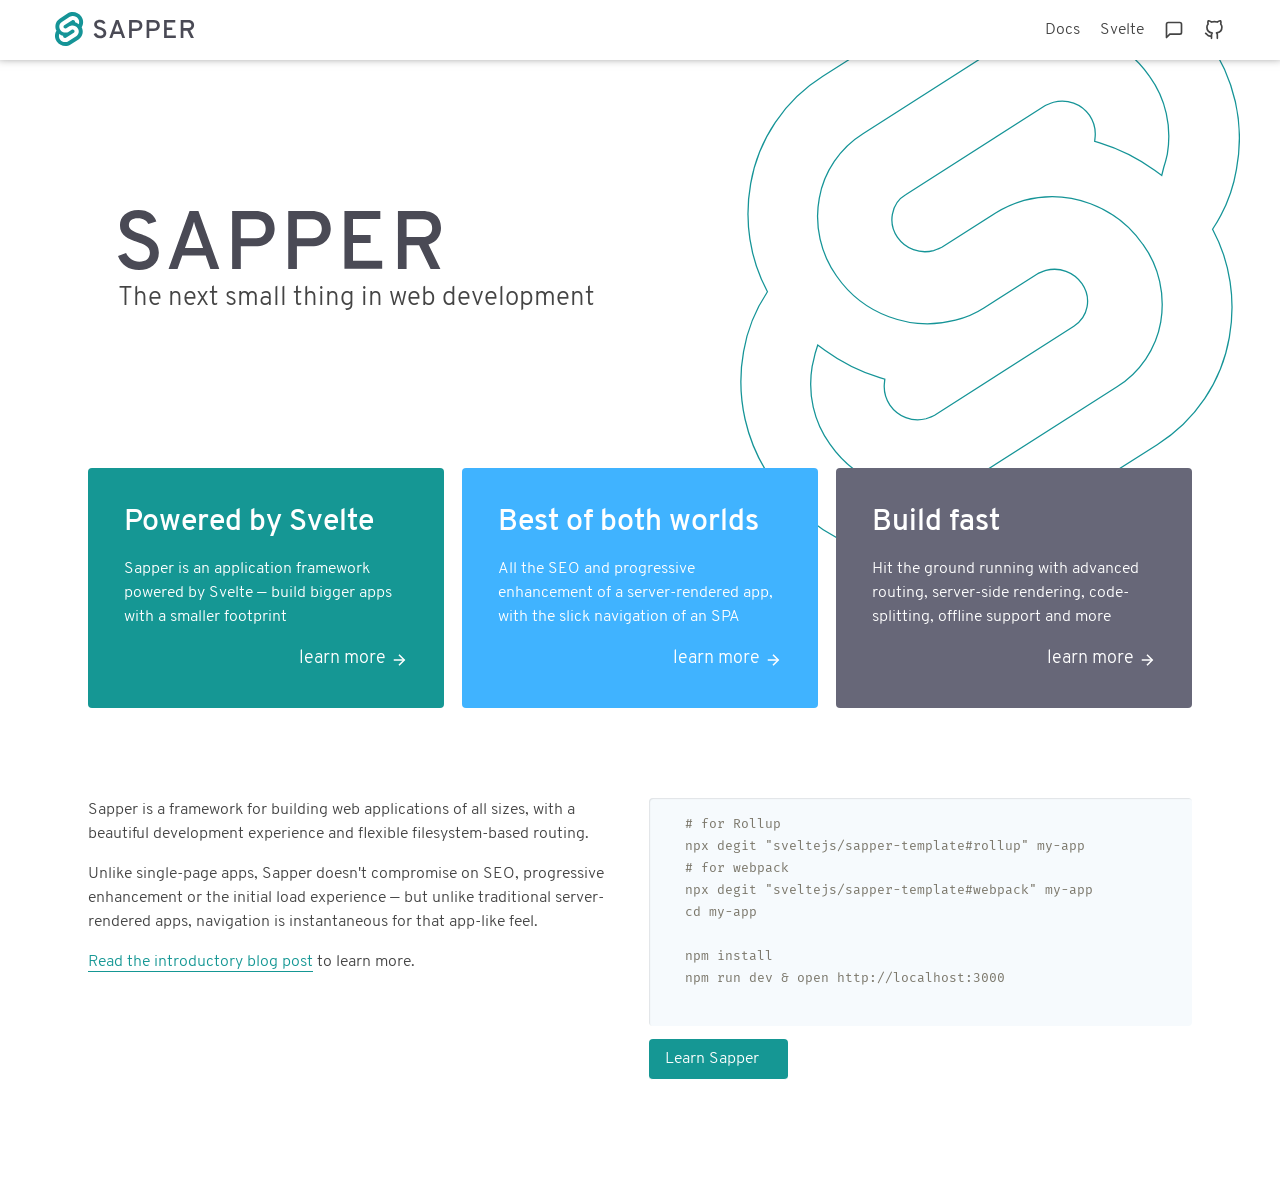
<file: index.html>
<!doctype html> <html class="theme-default typo-default" lang=en> <head> <meta charset=utf-8> <meta content="width=device-width,initial-scale=1" name=viewport> <meta content=#159794 name=theme-color> <base href=/ > <link href=prism.css rel=stylesheet> <link href=manifest.json rel=manifest> <link href=favicon.png rel=icon type=image/png> <meta content=summary_large_image name=twitter:card> <meta content=@sveltejs name=twitter:site> <meta content=@sveltejs name=twitter:creator> <meta content=https://sapper.svelte.dev/images/twitter-card.png name=twitter:image> <link href=client/main.958286610.css rel=stylesheet><link href=client/index.651eddda.css rel=stylesheet> <style>.hljs,.hljs-subst{color:#333}.hljs-comment{color:#999}.hljs-tag{color:#170}.hljs-keyword{color:#708}.hljs-attr{color:#333}.hljs-number{color:#164}.hljs-deletion,.hljs-quote,.hljs-selector-class,.hljs-selector-id,.hljs-string,.hljs-template-tag,.hljs-type{color:#105e10}.hljs-section,.hljs-title{color:#105e10}.hljs-literal{color:#170}.hljs-meta{color:#555}.hljs-meta-string{color:#555}</style> <noscript id=sapper-head-start></noscript><title>Sapper • The next small thing in web development</title><noscript id=sapper-head-end></noscript> </head> <body> <div id=sapper> <div style=display:none> <svg> <symbol class=icon id=arrow-left viewBox="0 0 24 24"> <line x1=19 x2=5 y1=12 y2=12></line> <polyline points="12 19 5 12 12 5"></polyline> </symbol> <symbol class=icon id=arrow-right viewBox="0 0 24 24"> <line x1=5 x2=19 y1=12 y2=12></line> <polyline points="12 5 19 12 12 19"></polyline> </symbol> <symbol class=icon id=arrow-up viewBox="0 0 24 24"> <line x1=12 x2=12 y1=19 y2=5></line> <polyline points="5 12 12 5 19 12"></polyline> </symbol> <symbol class=icon id=arrow-down viewBox="0 0 24 24"> <line x1=12 x2=12 y1=5 y2=19></line> <polyline points="19 12 12 19 5 12"></polyline> </symbol> <symbol class=icon id=check viewBox="0 0 24 24"> <polyline points="20 6 9 17 4 12"></polyline> </symbol> <symbol class=icon id=close viewBox="0 0 24 24"> <line x1=18 x2=6 y1=6 y2=18></line> <line x1=6 x2=18 y1=6 y2=18></line> </symbol> <symbol class=icon id=download viewBox="0 0 24 24"> <path d="M21 15V19A2 2 0 0 1 19 21H5A2 2 0 0 1 3 19V15"></path> <polyline points="7 10 12 15 17 10"></polyline> <line x1=12 x2=12 y1=15 y2=3></line> </symbol> <symbol class=icon id=edit viewBox="0 0 24 24"> <path d="M20 14.66V20a2 2 0 0 1-2 2H4a2 2 0 0 1-2-2V6a2 2 0 0 1 2-2h5.34"></path> <polygon points="18 2 22 6 12 16 8 16 8 12 18 2"></polygon> </symbol> <symbol class=icon id=github viewBox="0 0 24 24"> <path d="M9 19c-5 1.5-5-2.5-7-3m14 6v-3.87a3.37 3.37 0 0 0-.94-2.61c3.14-.35 6.44-1.54 6.44-7A5.44 5.44 0 0 0 20 4.77 5.07 5.07 0 0 0 19.91 1S18.73.65 16 2.48a13.38 13.38 0 0 0-7 0C6.27.65 5.09 1 5.09 1A5.07 5.07 0 0 0 5 4.77a5.44 5.44 0 0 0-1.5 3.78c0 5.42 3.3 6.61 6.44 7A3.37 3.37 0 0 0 9 18.13V22"></path> </symbol> <symbol class=icon id=git-branch viewBox="0 0 24 24"> <line x1=6 x2=6 y1=3 y2=15></line> <circle cx=18 cy=6 r=3></circle> <circle cx=6 cy=18 r=3></circle> <path d="M18 9a9 9 0 0 1-9 9"></path> </symbol> <symbol class=icon id=log-in viewBox="0 0 24 24"> <path d="M15 3H19A2 2 0 0 1 21 5V19A2 2 0 0 1 19 21H15"></path> <polyline points="10 17 15 12 10 7"></polyline> <line x1=15 x2=3 y1=12 y2=12></line> </symbol> <symbol class=icon id=maximize viewBox="0 0 24 24"> <path d="M8 3H5a2 2 0 0 0-2 2v3m18 0V5a2 2 0 0 0-2-2h-3m0 18h3a2 2 0 0 0 2-2v-3M3 16v3a2 2 0 0 0 2 2h3"></path> </symbol> <symbol class=icon id=maximize-2 viewBox="0 0 24 24"> <polyline points="15 3 21 3 21 9"></polyline> <polyline points="9 21 3 21 3 15"></polyline> <line x1=21 x2=14 y1=3 y2=10></line> <line x1=3 x2=10 y1=21 y2=14></line> </symbol> <symbol class=icon id=menu viewBox="0 0 24 24"> <line x1=3 x2=21 y1=12 y2=12></line> <line x1=3 x2=21 y1=6 y2=6></line> <line x1=3 x2=21 y1=18 y2=18></line> </symbol> <symbol class=icon id=message-square viewBox="0 0 24 24"> <path d="M21 15a2 2 0 0 1-2 2H7l-4 4V5a2 2 0 0 1 2-2h14a2 2 0 0 1 2 2z"></path> </symbol> <symbol class=icon id=minus viewBox="0 0 24 24"> <line x1=5 x2=19 y1=12 y2=12></line> </symbol> <symbol class=icon id=plus viewBox="0 0 24 24"> <line x1=12 x2=12 y1=5 y2=19></line> <line x1=5 x2=19 y1=12 y2=12></line> </symbol> <symbol class=icon id=save viewBox="0 0 24 24"> <path d="M19 21H5a2 2 0 0 1-2-2V5a2 2 0 0 1 2-2h11l5 5v11a2 2 0 0 1-2 2z"></path> <polyline points="17 21 17 13 7 13 7 21"></polyline> <polyline points="7 3 7 8 15 8"></polyline> </symbol> <symbol class=icon id=link viewBox="0 0 24 24"> <path d="M9,7L6,7A2 2 0 0 0 6,17L9,17"></path> <path d="M15,7L18,7A2 2 0 0 1 18,17L15,17"></path> <path d=M7,12L17,12></path> </symbol> <symbol class=icon id=chevron viewBox="0 0 24 24"> <path d="M2,7 L12,17 L20,7"></path> </symbol> </svg> </div> <header class="svelte-1txnqye visible"> <nav class=svelte-1txnqye> <a href=. rel=prefetch class="svelte-1txnqye home" style=background-image:url(sapper-logo-horizontal.svg) title=Homepage>Home</a> <ul class="svelte-1txnqye primary"> <li class="svelte-1txnqye active hide-if-desktop"><a href=. rel=prefetch class=svelte-1txnqye>Home</a></li> <li><a href=docs rel=prefetch>Docs</a></li> <li><a href=https://svelte.dev>Svelte</a></li> <li><a href=https://svelte.dev/chat> <svg class="icon svelte-5yec89" height=20 width=20> <use xlink:href=#message-square></use> </svg> </a></li> <li><a href=https://github.com/sveltejs/sapper> <svg class="icon svelte-5yec89" height=20 width=20> <use xlink:href=#github></use> </svg> </a></li> </ul> </nav> </header> <main class=svelte-d6kcga> <img alt="Sapper logo" class="parallax svelte-1inoott" src=sapper-logo-outline.svg style=transform:translate(0,0)> <section class="svelte-1u1foo2 hero"> <img alt="Sapper logotype" class="svelte-1u1foo2 logotype" src=sapper-logotype.svg> <h3 class=svelte-1u1foo2>The next small thing in web development</h3> </section> <section class=svelte-1ojx4sy> <div class="svelte-dwakau blurb"> <div class="svelte-dwakau box" style=background:var(--prime);grid-area:one> <a href=https://svelte.dev slot=one> <h2>Powered by Svelte</h2> <p>Sapper is an application framework powered by Svelte — build bigger apps with a smaller footprint</p> <span class=learn-more>learn more</span> </a> </div> <div class="svelte-dwakau box" style=background:var(--flash);grid-area:two> <a href=docs slot=two> <h2>Best of both worlds</h2> <p>All the SEO and progressive enhancement of a server-rendered app, with the slick navigation of an SPA</p> <span class=learn-more>learn more</span> </a> </div> <div class="svelte-dwakau box" style=background:var(--second);grid-area:three> <a href=docs slot=three> <h2>Build fast</h2> <p>Hit the ground running with advanced routing, server-side rendering, code-splitting, offline support and more</p> <span class=learn-more>learn more</span> </a> </div> <div class="svelte-dwakau what" style=grid-area:what> <div class=description slot=what> <p>Sapper is a framework for building web applications of all sizes, with a beautiful development experience and flexible filesystem-based routing.</p> <p>Unlike single-page apps, Sapper doesn't compromise on SEO, progressive enhancement or the initial load experience — but unlike traditional server-rendered apps, navigation is instantaneous for that app-like feel.</p> <p><a href=https://svelte.dev/blog/sapper-towards-the-ideal-web-app-framework>Read the introductory blog post</a> to learn more.</p> </div> </div> <div class="svelte-dwakau how" style=grid-area:how> <div style=grid-area:start;display:flex;flex-direction:column;min-width:0 slot=how> <pre class=language-bash style="margin:0 0 1em 0;min-width:0;min-height:0">
	# for Rollup
	npx degit "sveltejs/sapper-template#rollup" my-app
	# for webpack
	npx degit "sveltejs/sapper-template#webpack" my-app
	cd my-app

	npm install
	npm run dev & open http://localhost:3000
			</pre> <p class=cta><a href=docs rel=prefetch>Learn Sapper</a></p> </div> </div> </div> </section> </main></div> <script>__SAPPER__={baseUrl:"",preloaded:[void 0,{}]};if('serviceWorker' in navigator)navigator.serviceWorker.register('/service-worker.js');(function(){try{eval("async function x(){}");var main="/client/client.7215de57.js"}catch(e){main="/client/legacy/client.e9c38972.js"};var s=document.createElement("script");try{new Function("if(0)import('')")();s.src=main;s.type="module";s.crossOrigin="use-credentials";}catch(e){s.src="/client/shimport@1.0.1.js";s.setAttribute("data-main",main);}document.head.appendChild(s);}());</script>
</file>
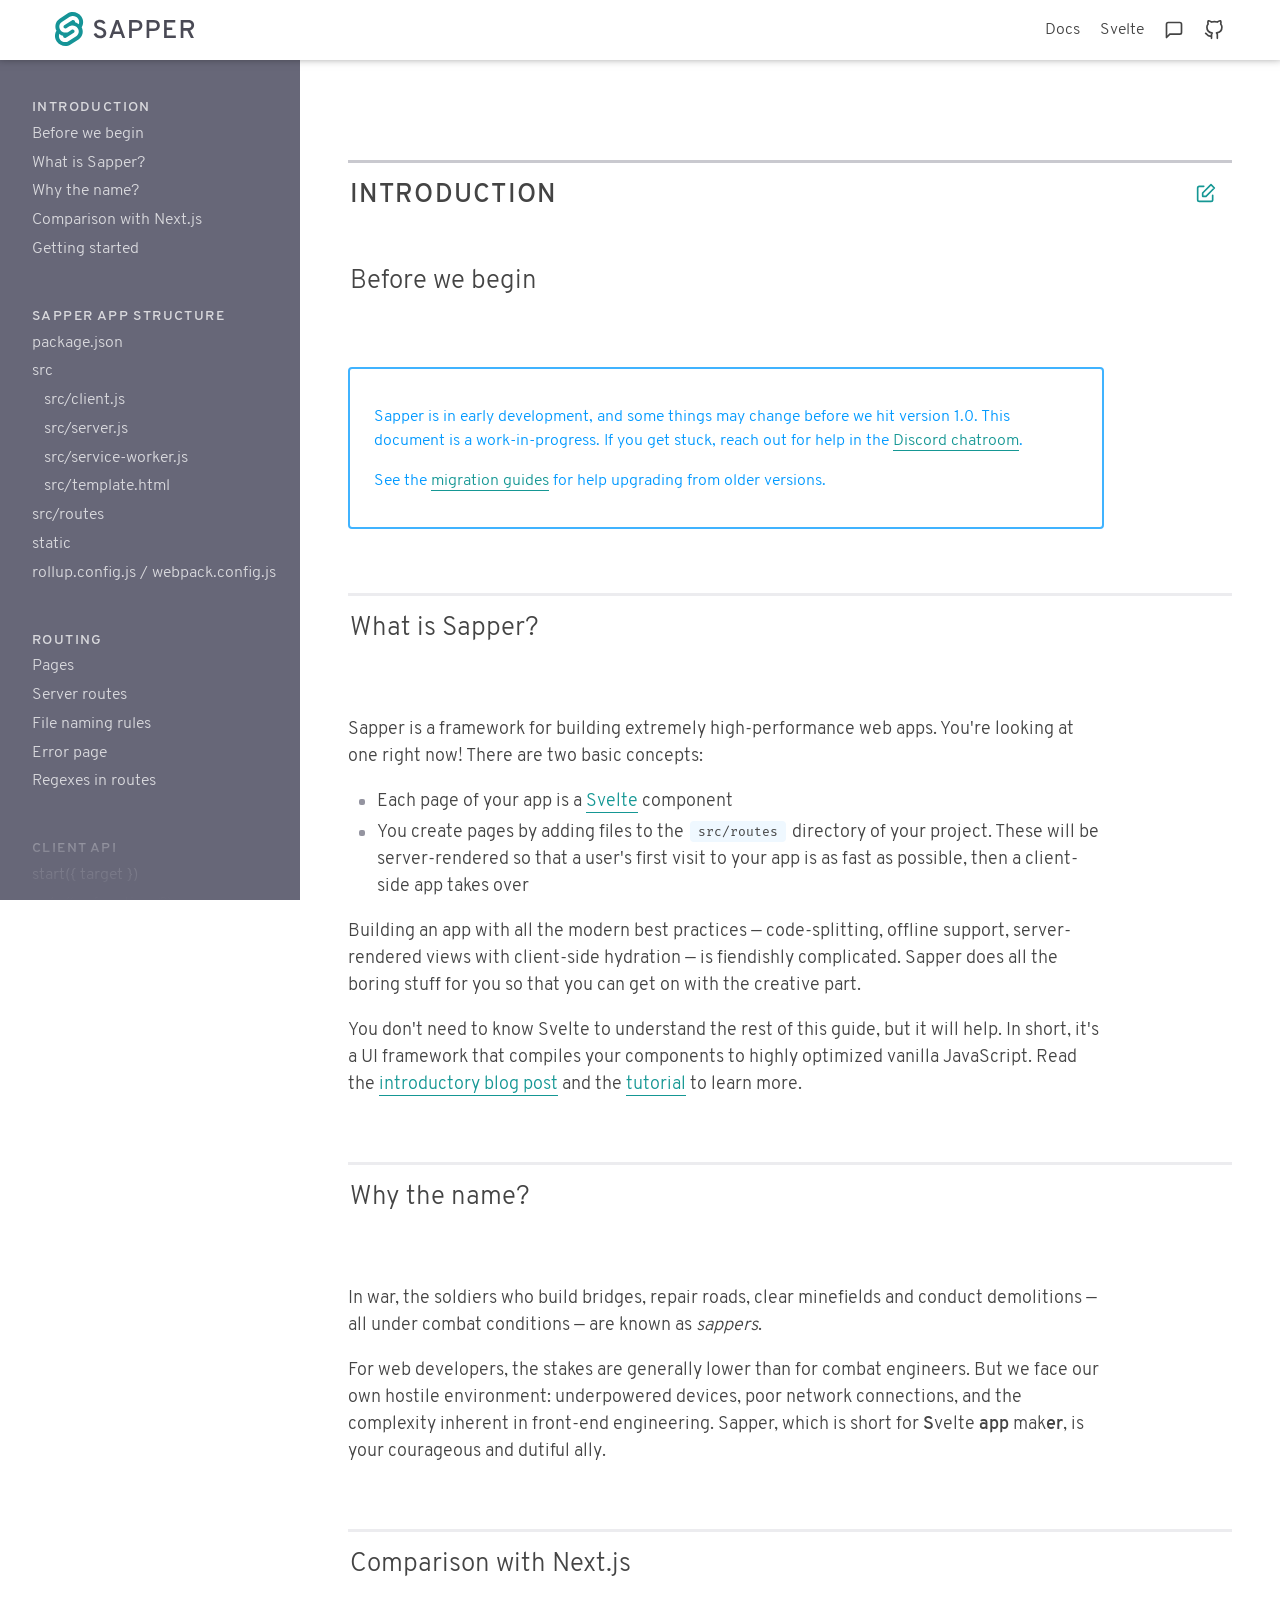
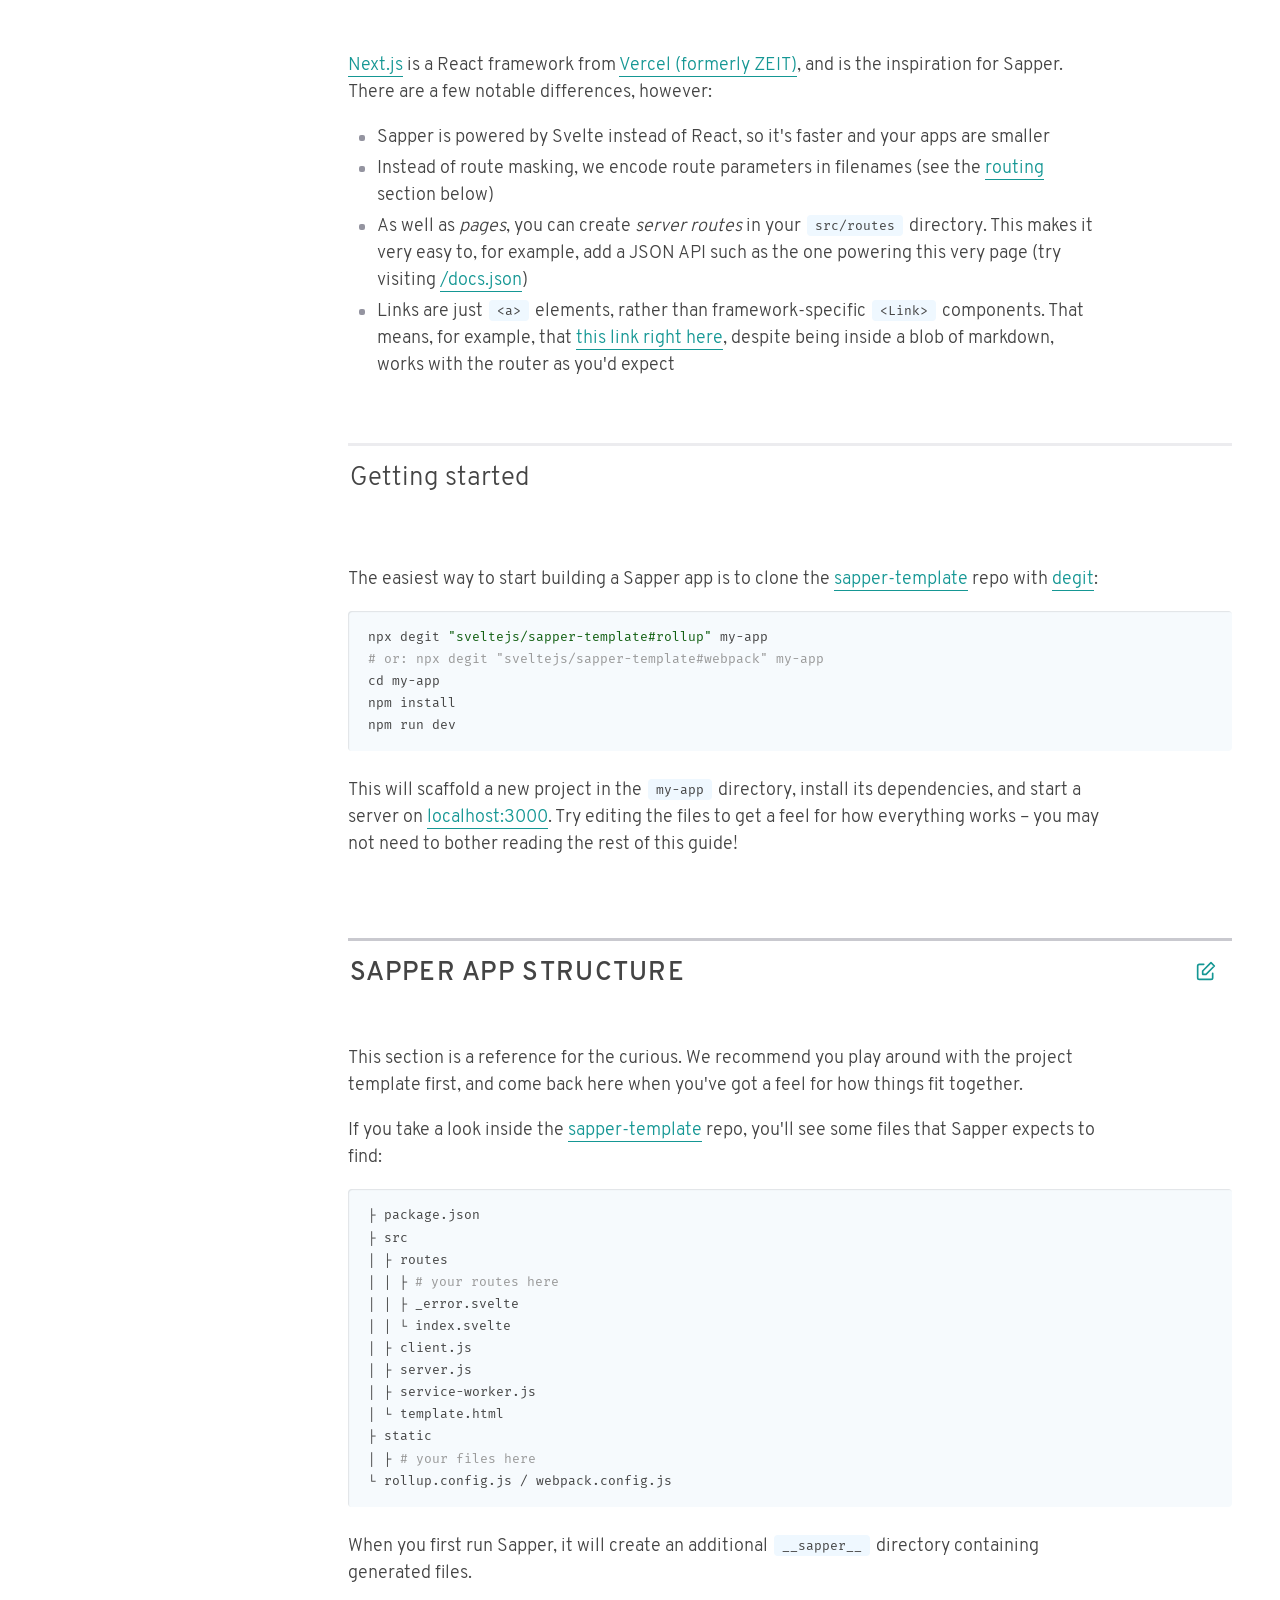
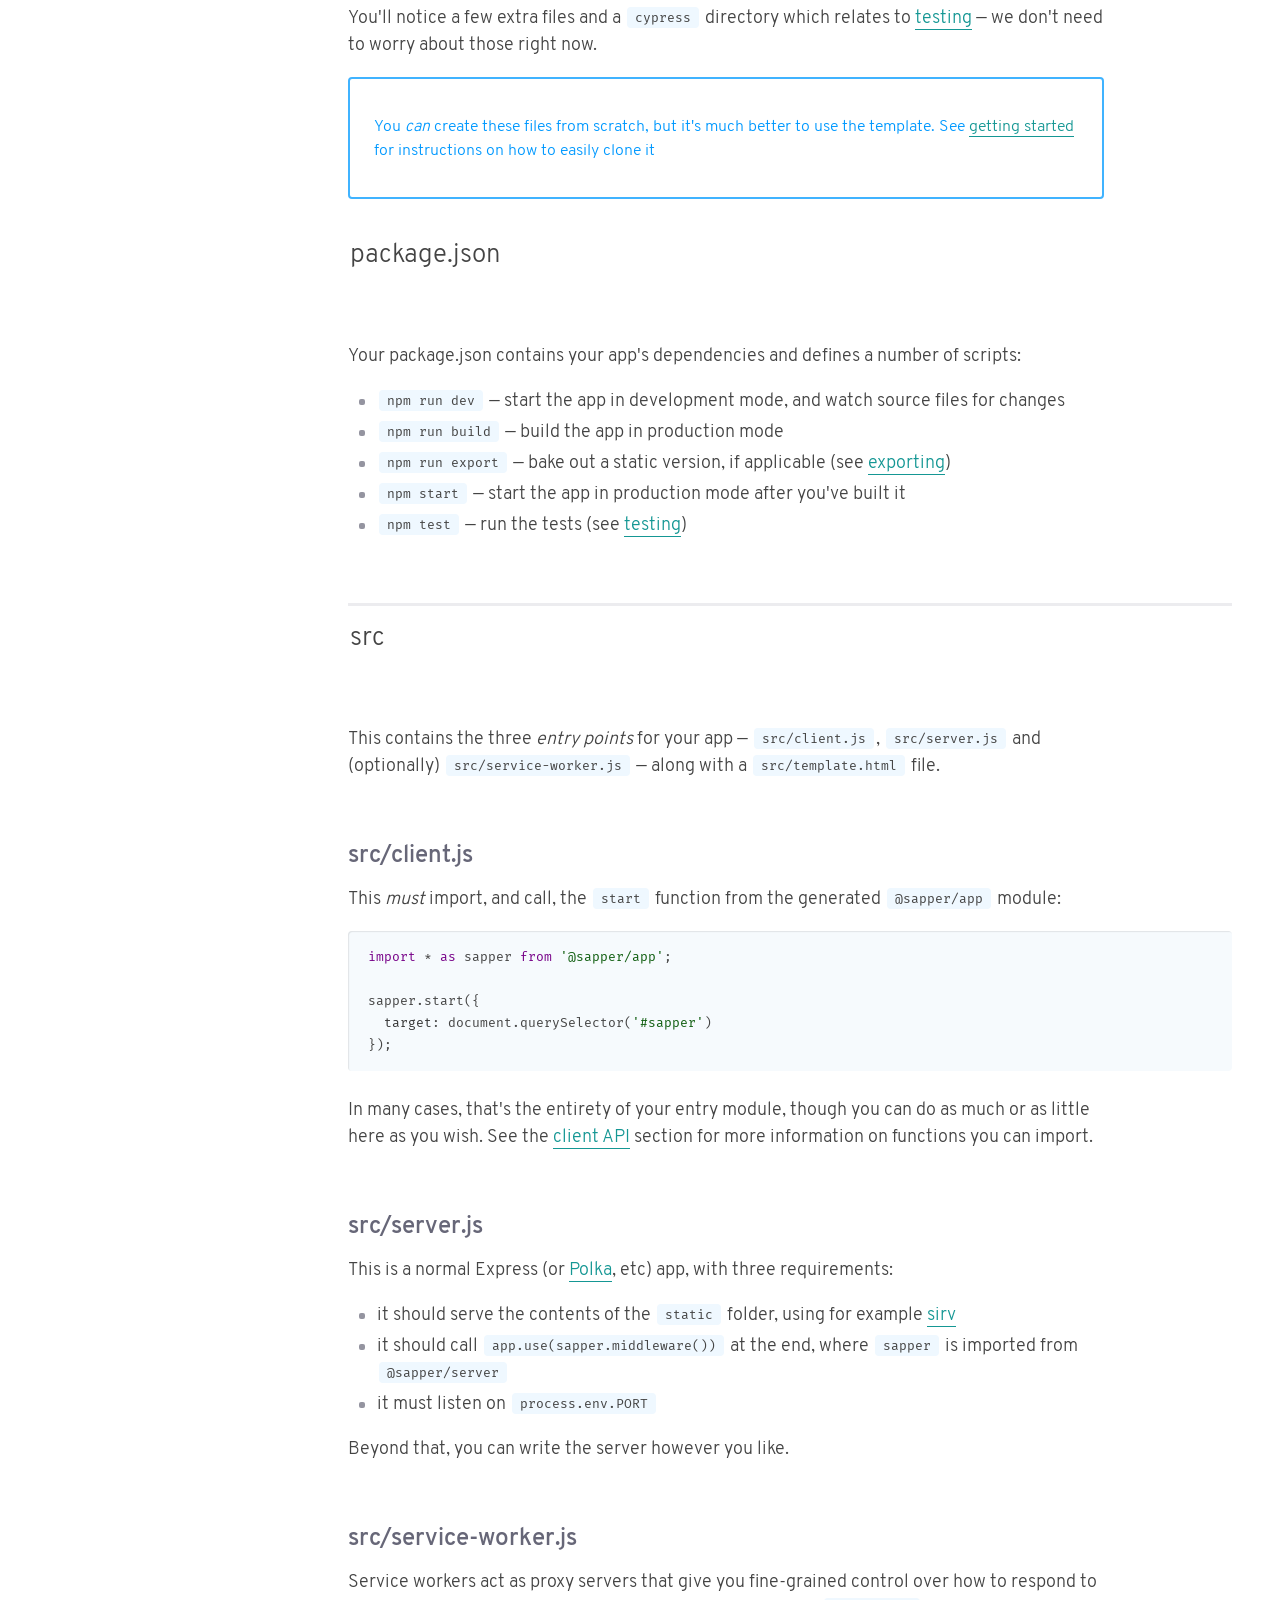
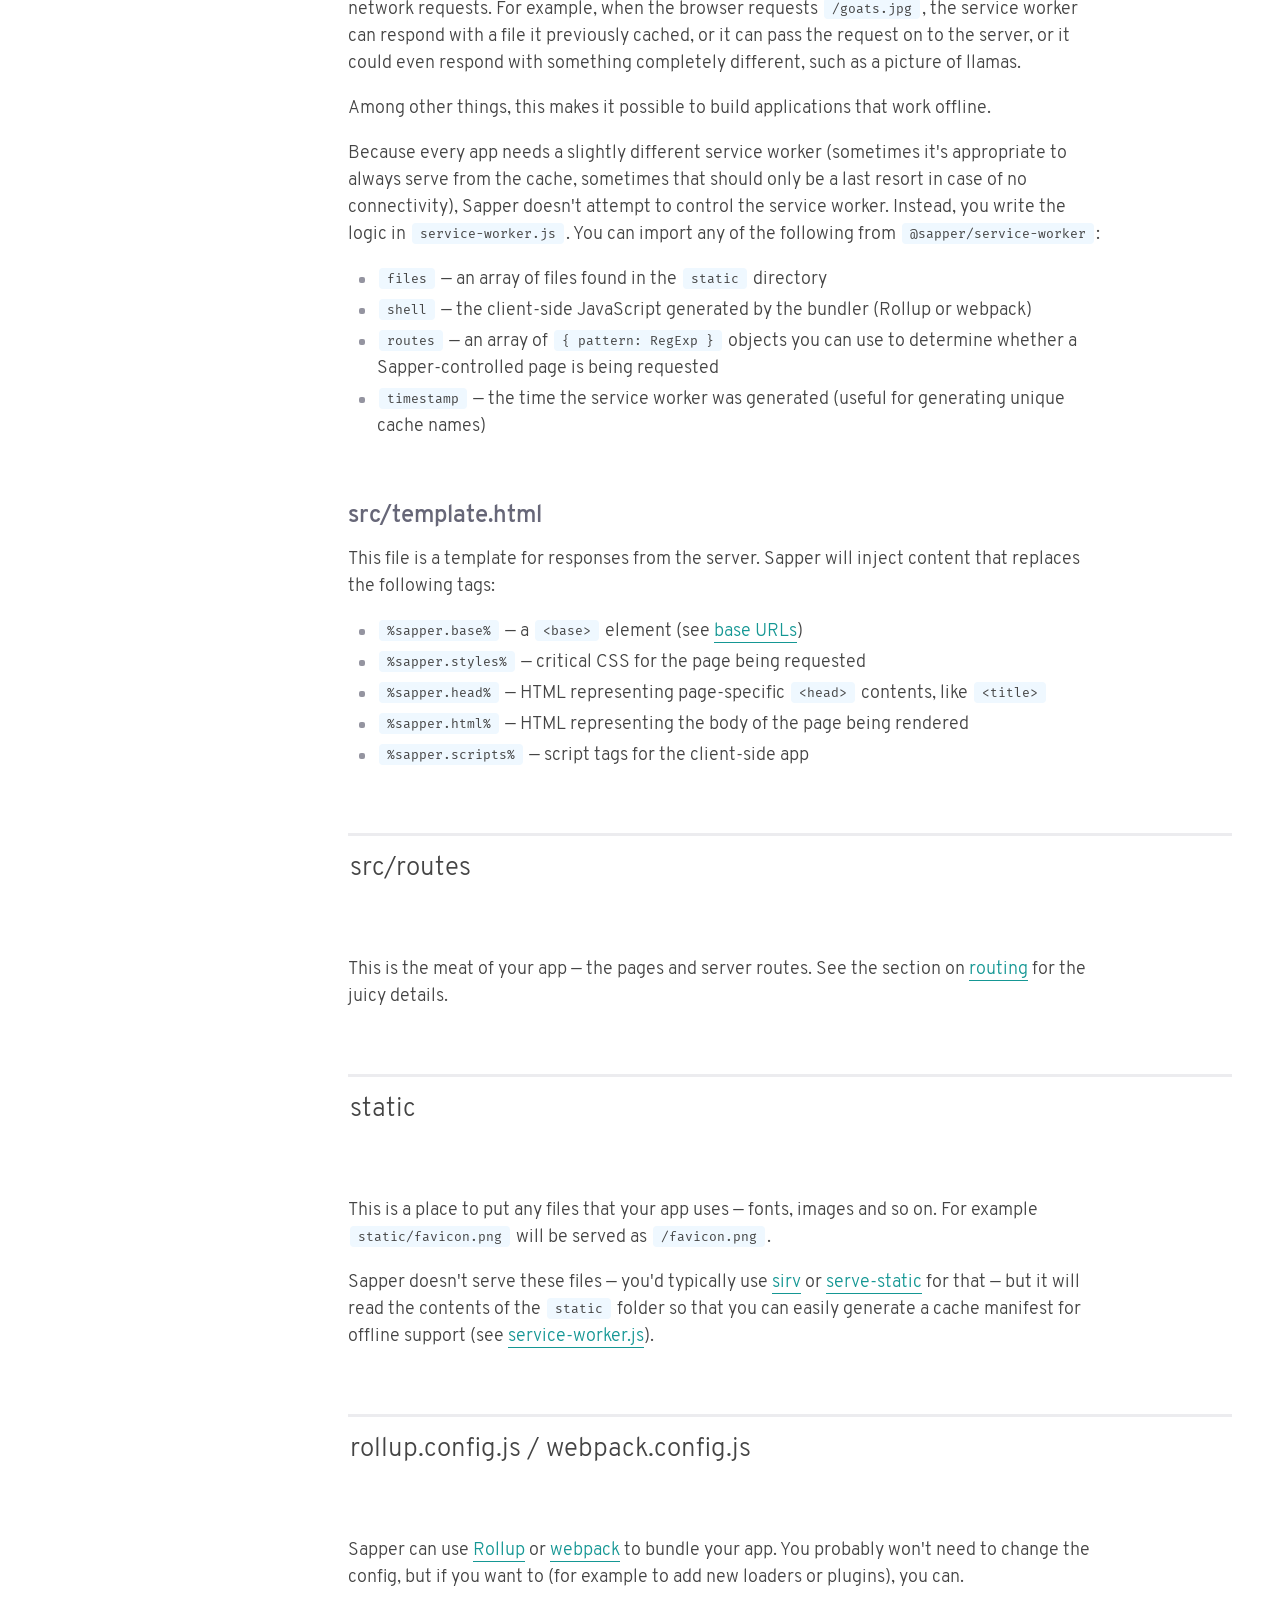
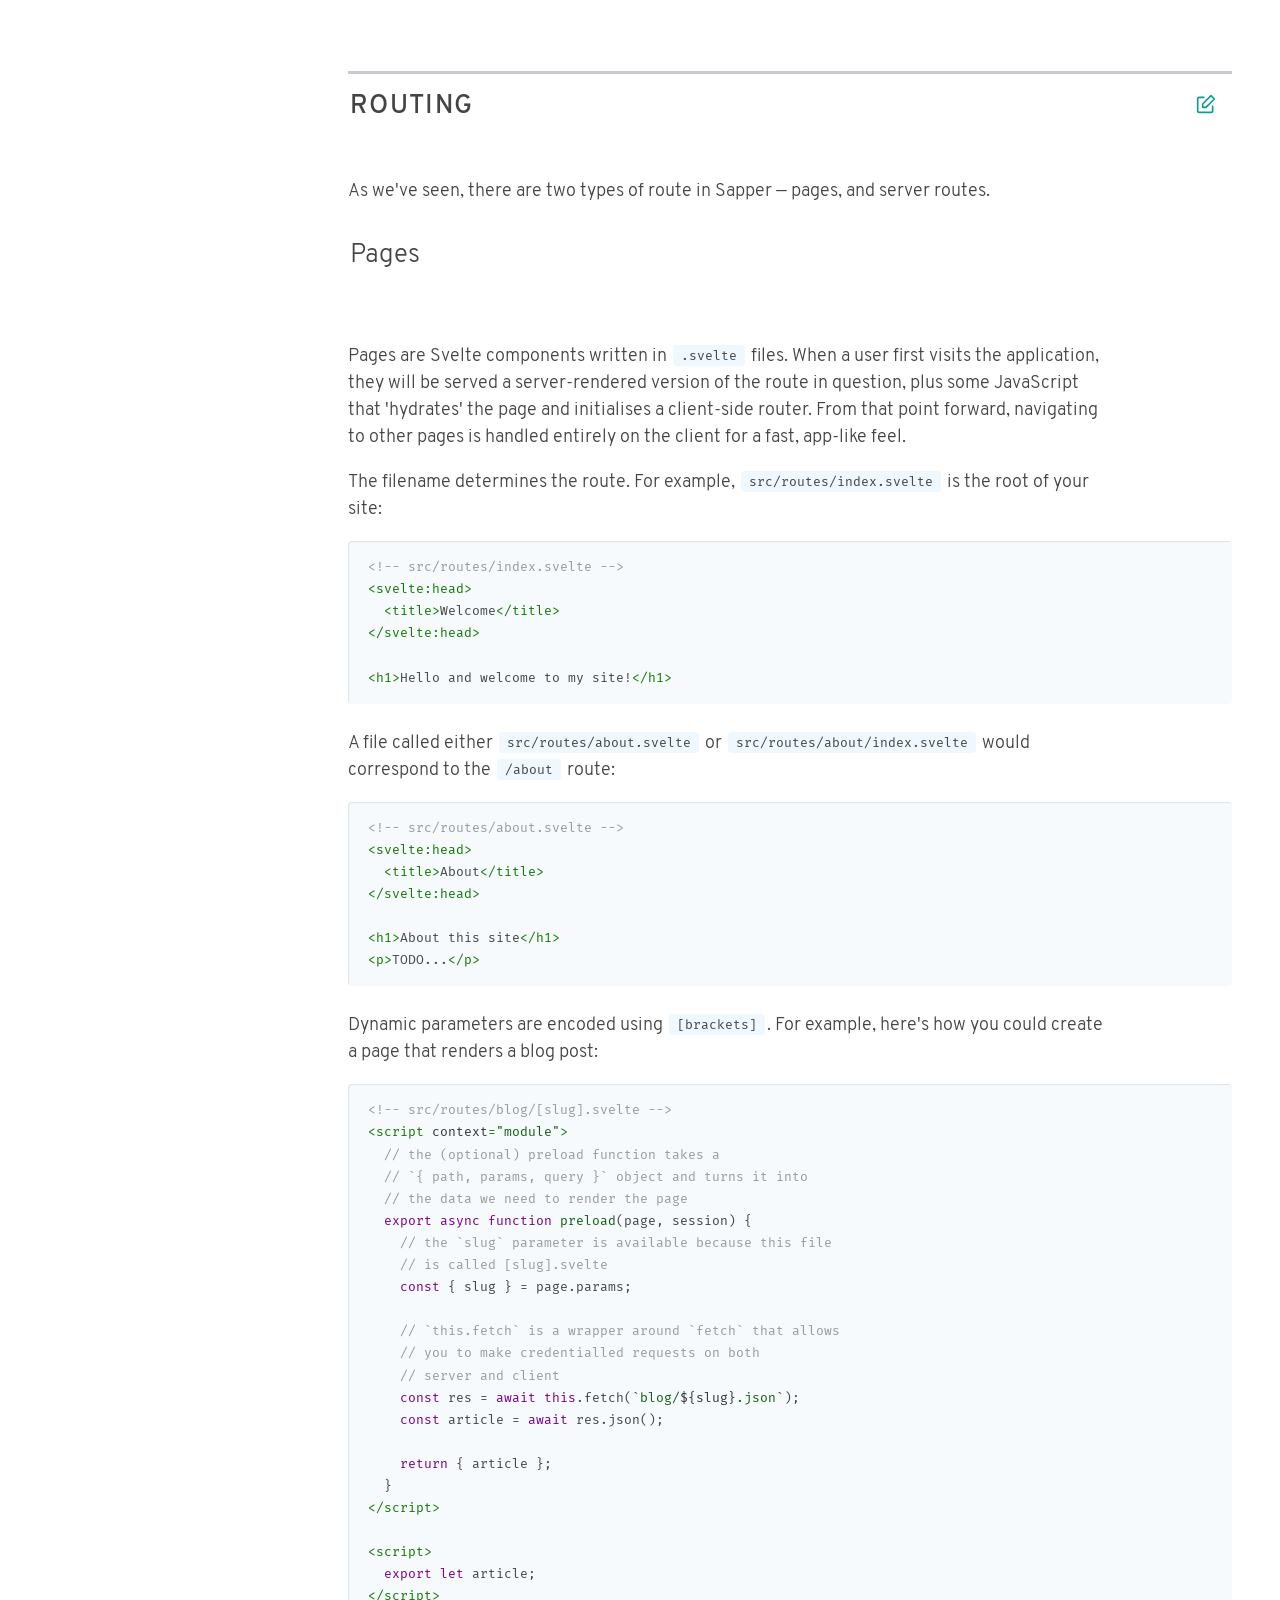
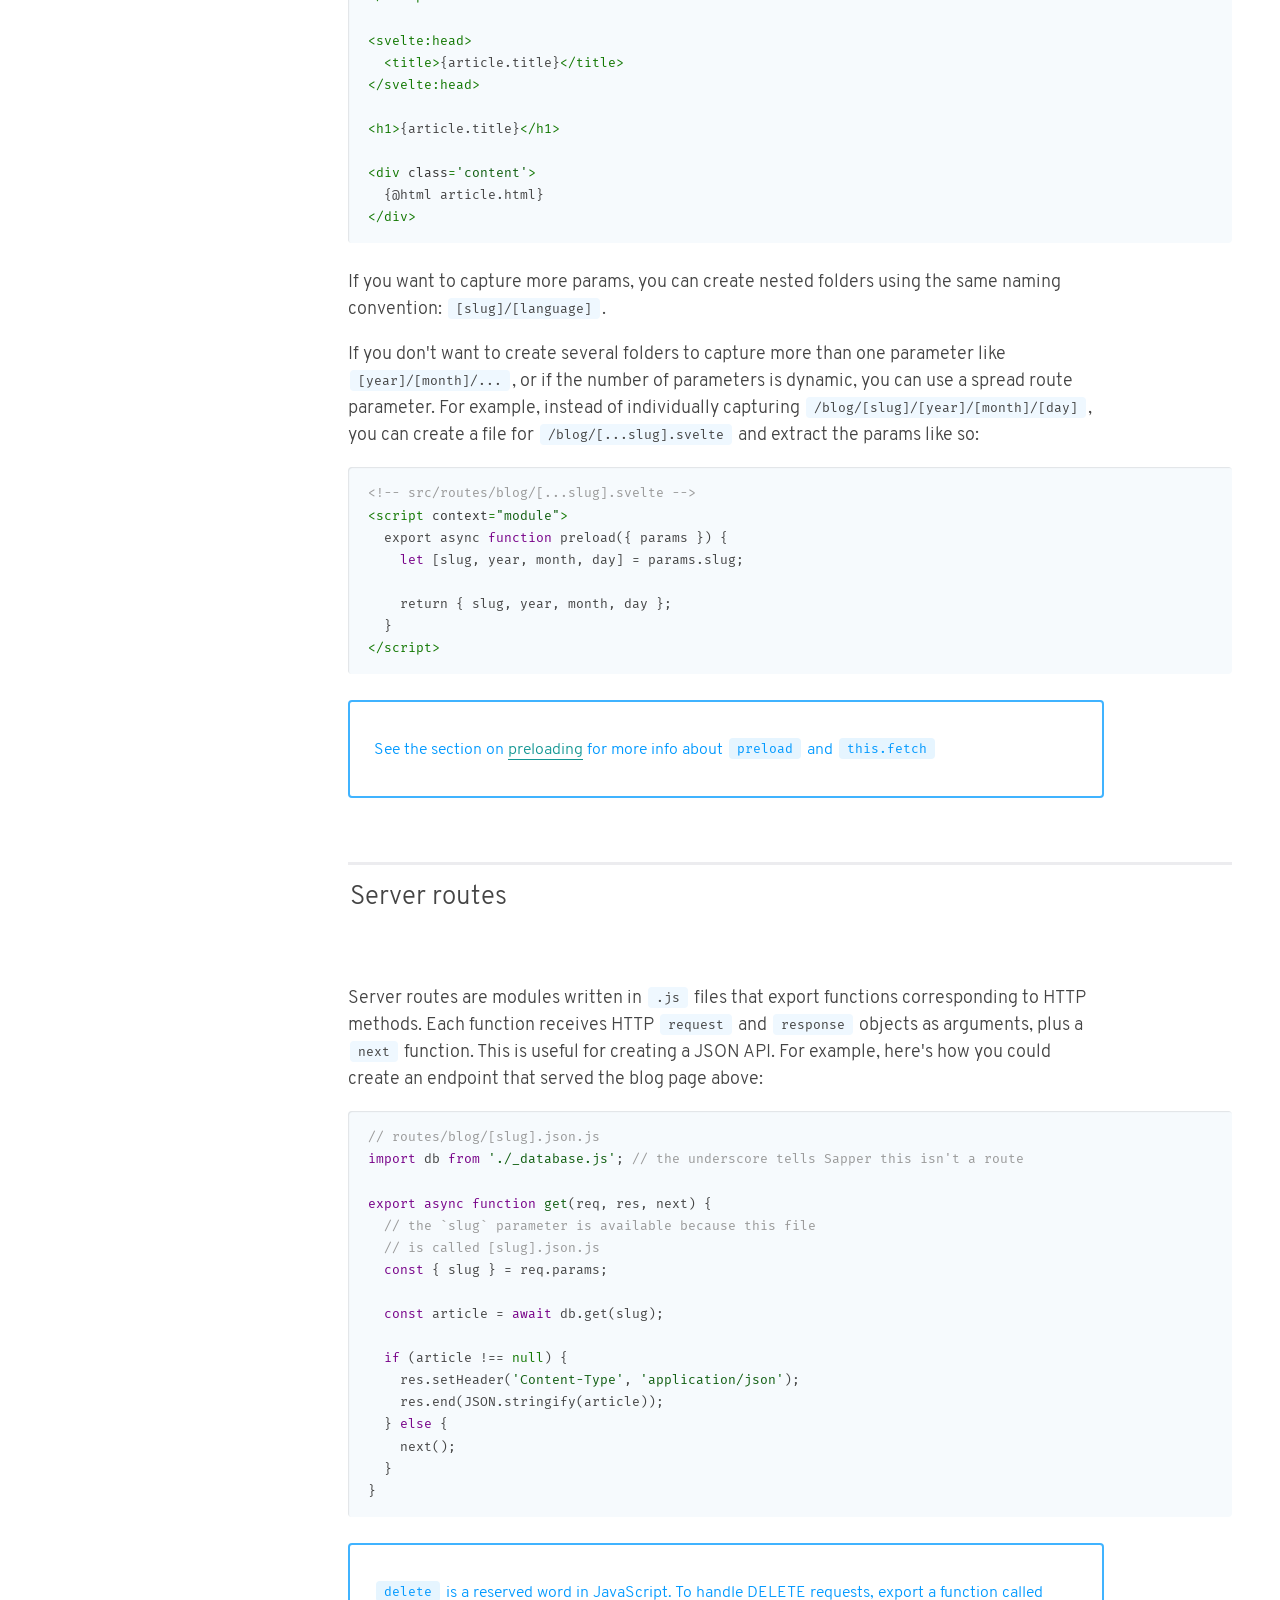
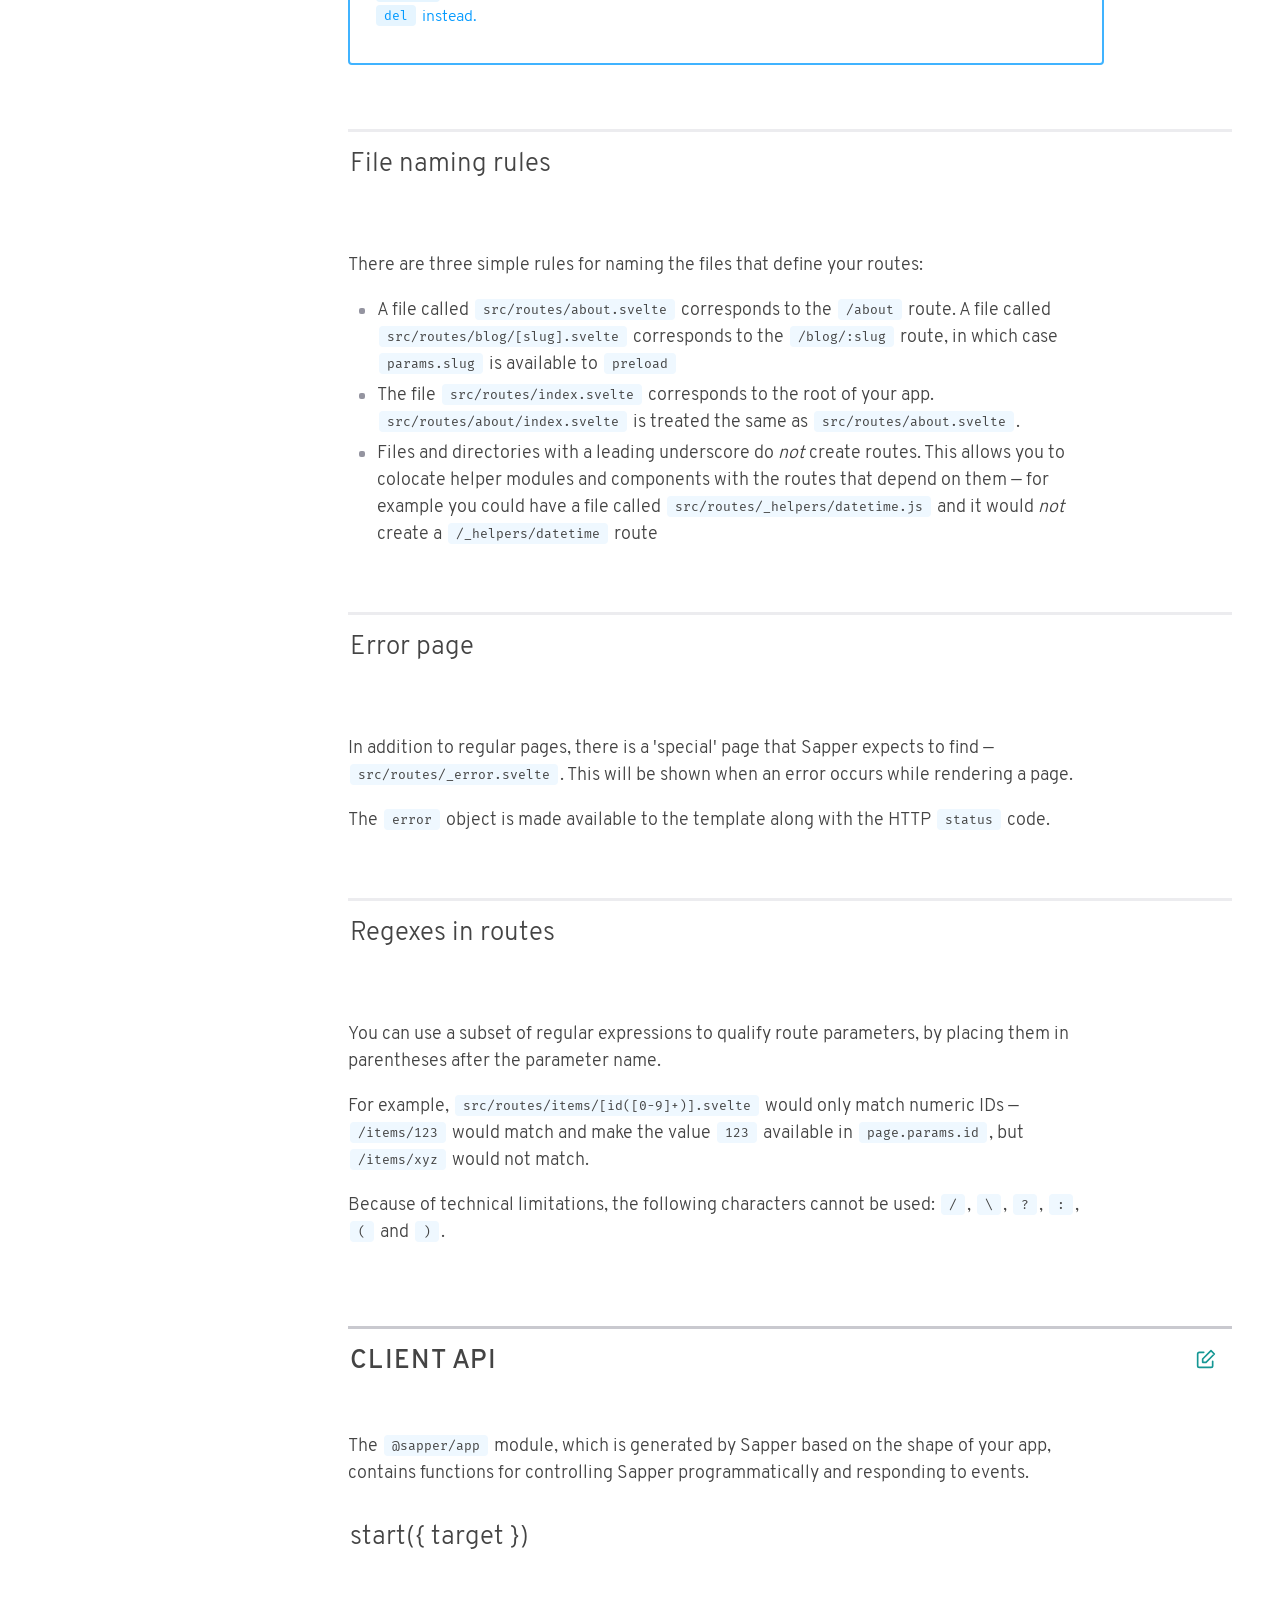
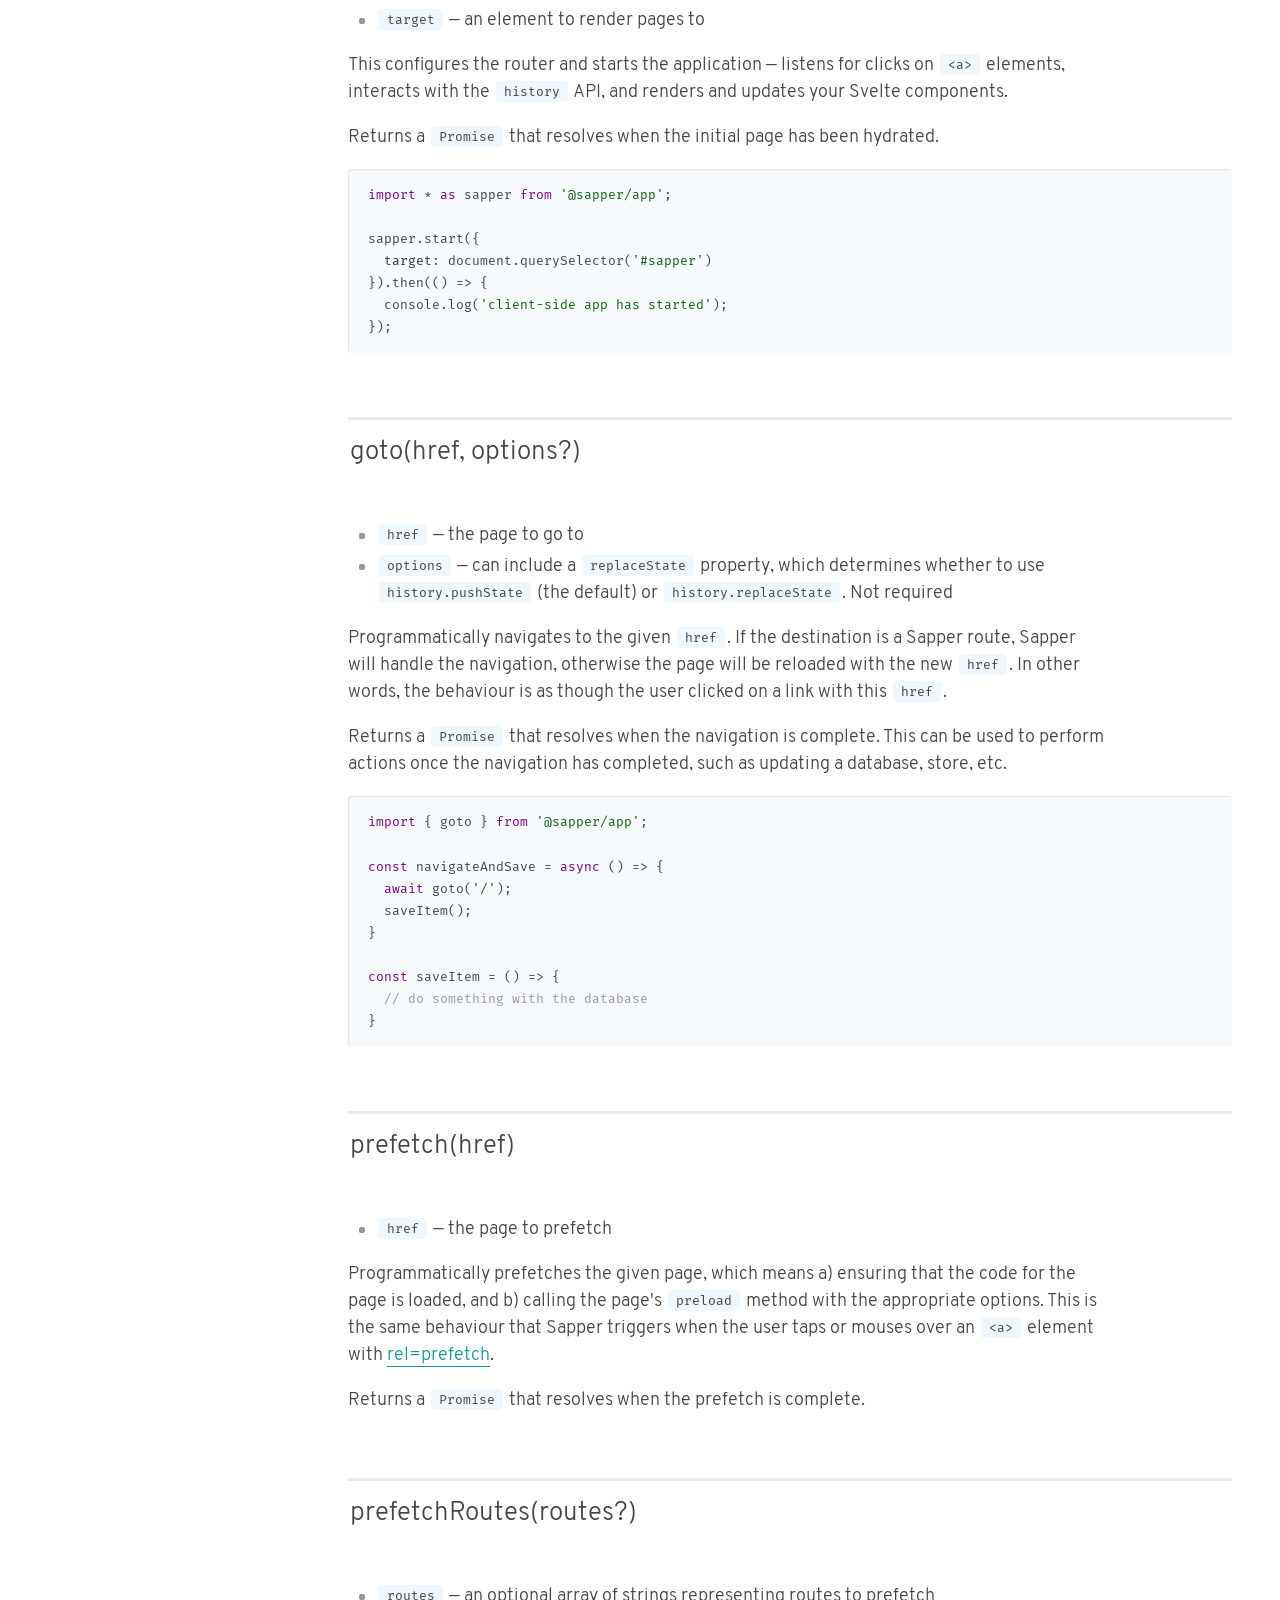
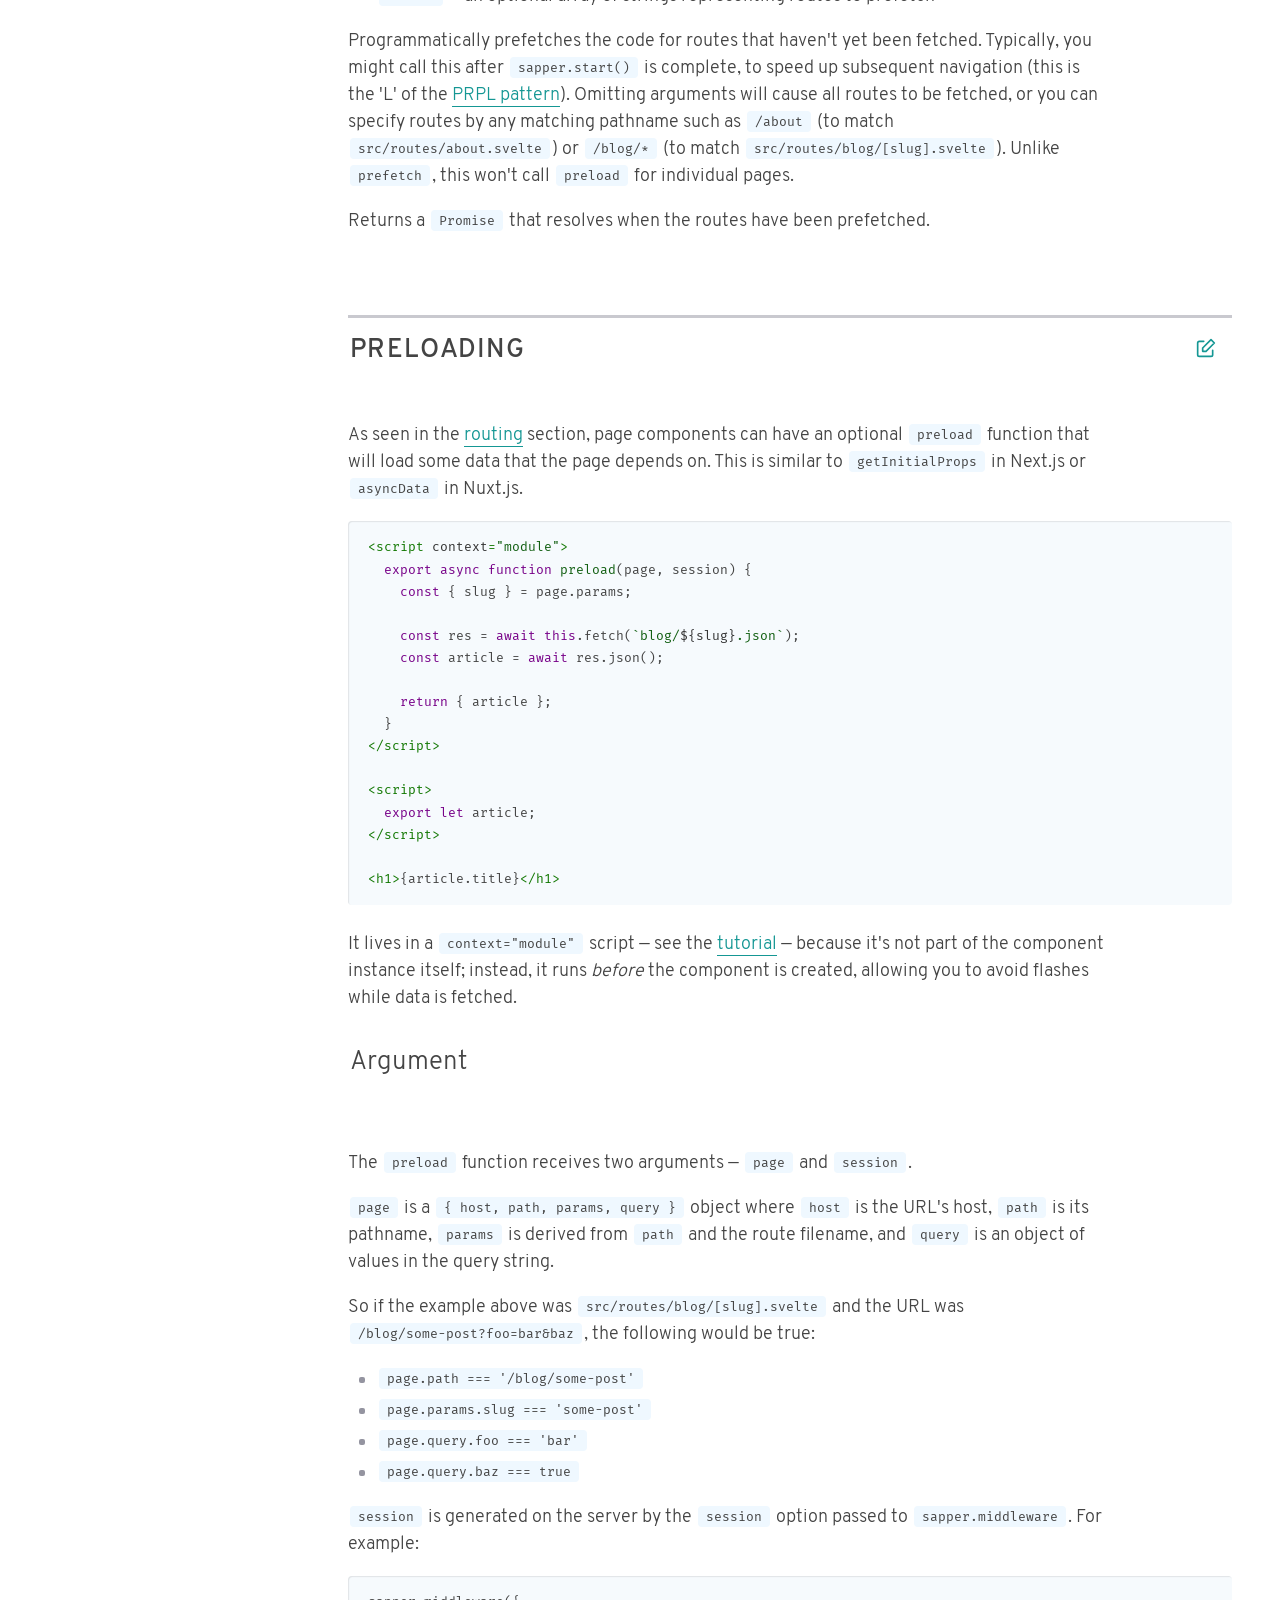
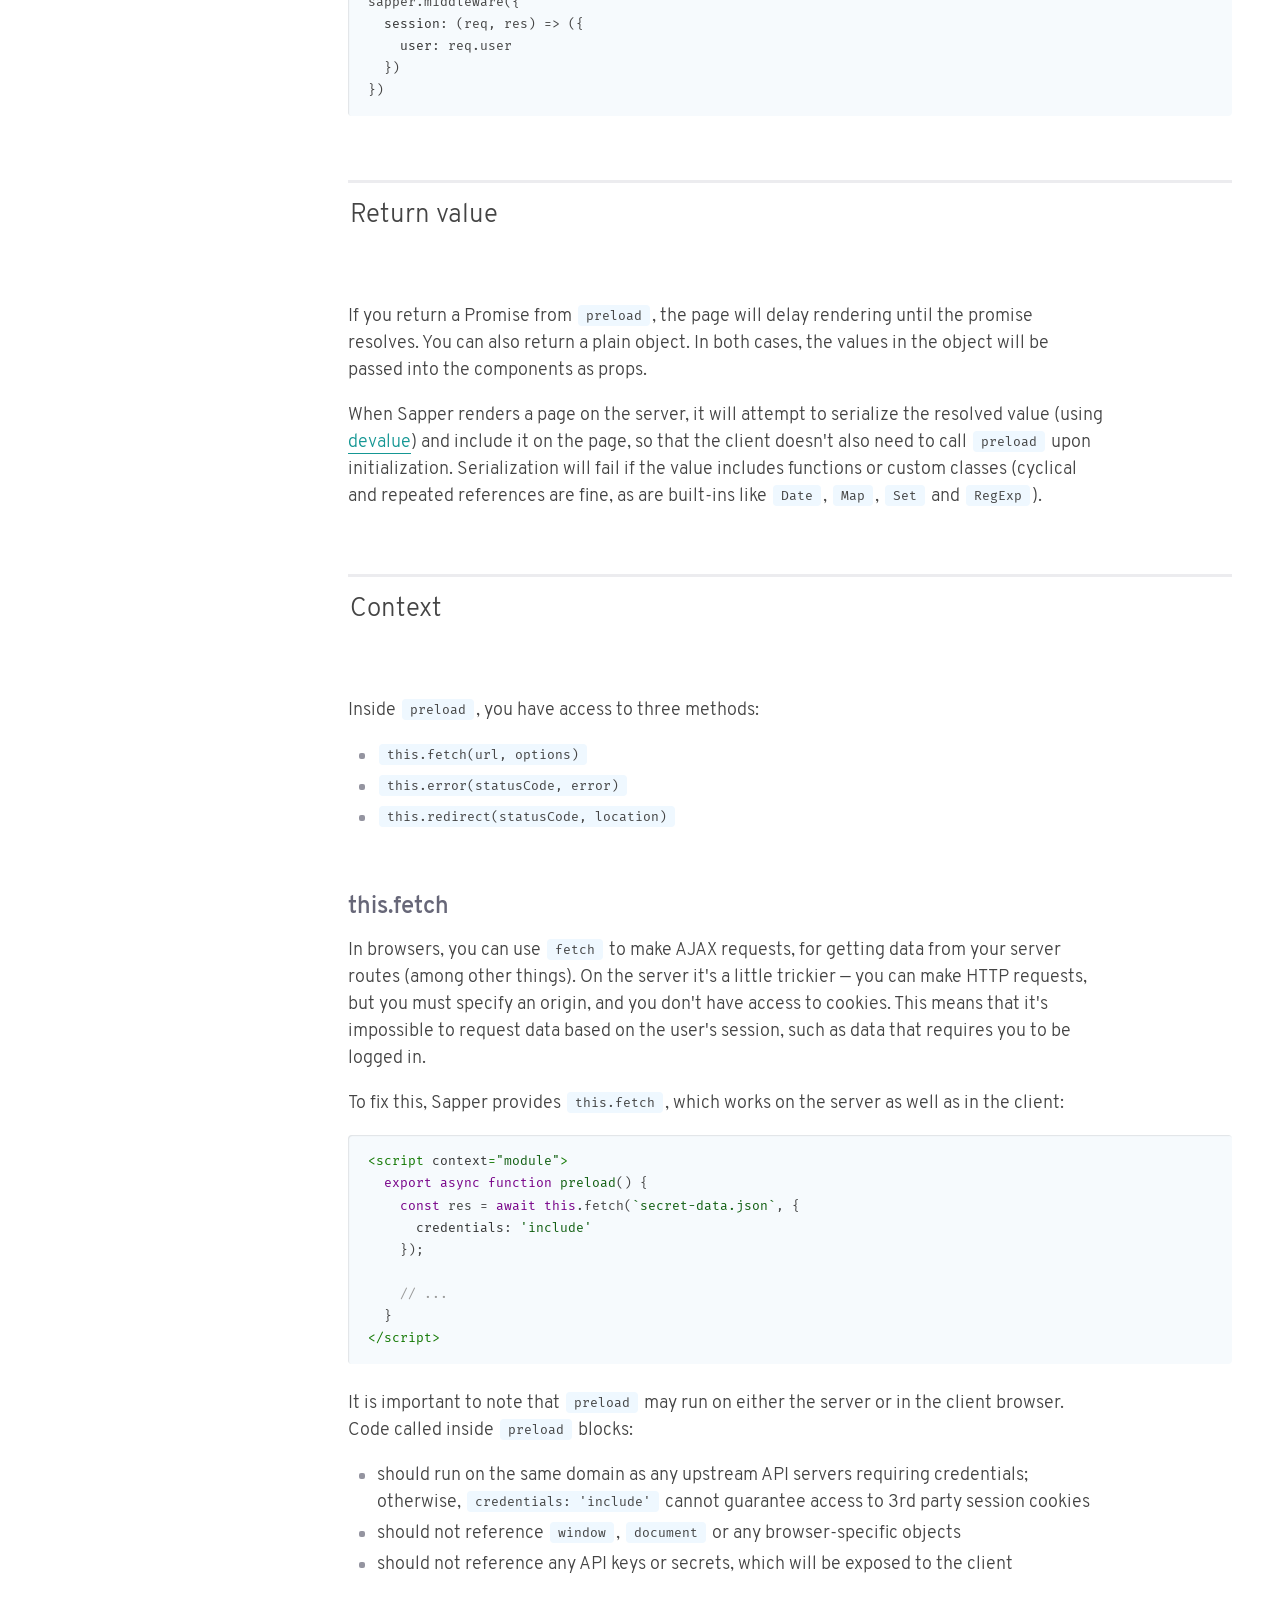
<file: docs/index.html>
<!doctype html> <html class="theme-default typo-default" lang=en> <head> <meta charset=utf-8> <meta content="width=device-width,initial-scale=1" name=viewport> <meta content=#159794 name=theme-color> <base href=/ > <link href=prism.css rel=stylesheet> <link href=manifest.json rel=manifest> <link href=favicon.png rel=icon type=image/png> <meta content=summary_large_image name=twitter:card> <meta content=@sveltejs name=twitter:site> <meta content=@sveltejs name=twitter:creator> <meta content=https://sapper.svelte.dev/images/twitter-card.png name=twitter:image> <link href=client/main.958286610.css rel=stylesheet><link href=client/index.651eddda.css rel=stylesheet> <style>.hljs,.hljs-subst{color:#333}.hljs-comment{color:#999}.hljs-tag{color:#170}.hljs-keyword{color:#708}.hljs-attr{color:#333}.hljs-number{color:#164}.hljs-deletion,.hljs-quote,.hljs-selector-class,.hljs-selector-id,.hljs-string,.hljs-template-tag,.hljs-type{color:#105e10}.hljs-section,.hljs-title{color:#105e10}.hljs-literal{color:#170}.hljs-meta{color:#555}.hljs-meta-string{color:#555}</style> <noscript id=sapper-head-start></noscript><title>Docs • Sapper</title><meta content="Sapper docs" name=twitter:title><meta content="The next small thing in web development" name=twitter:description><meta content="The next small thing in web development" name=Description><noscript id=sapper-head-end></noscript> </head> <body> <div id=sapper> <div style=display:none> <svg> <symbol class=icon id=arrow-left viewBox="0 0 24 24"> <line x1=19 x2=5 y1=12 y2=12></line> <polyline points="12 19 5 12 12 5"></polyline> </symbol> <symbol class=icon id=arrow-right viewBox="0 0 24 24"> <line x1=5 x2=19 y1=12 y2=12></line> <polyline points="12 5 19 12 12 19"></polyline> </symbol> <symbol class=icon id=arrow-up viewBox="0 0 24 24"> <line x1=12 x2=12 y1=19 y2=5></line> <polyline points="5 12 12 5 19 12"></polyline> </symbol> <symbol class=icon id=arrow-down viewBox="0 0 24 24"> <line x1=12 x2=12 y1=5 y2=19></line> <polyline points="19 12 12 19 5 12"></polyline> </symbol> <symbol class=icon id=check viewBox="0 0 24 24"> <polyline points="20 6 9 17 4 12"></polyline> </symbol> <symbol class=icon id=close viewBox="0 0 24 24"> <line x1=18 x2=6 y1=6 y2=18></line> <line x1=6 x2=18 y1=6 y2=18></line> </symbol> <symbol class=icon id=download viewBox="0 0 24 24"> <path d="M21 15V19A2 2 0 0 1 19 21H5A2 2 0 0 1 3 19V15"></path> <polyline points="7 10 12 15 17 10"></polyline> <line x1=12 x2=12 y1=15 y2=3></line> </symbol> <symbol class=icon id=edit viewBox="0 0 24 24"> <path d="M20 14.66V20a2 2 0 0 1-2 2H4a2 2 0 0 1-2-2V6a2 2 0 0 1 2-2h5.34"></path> <polygon points="18 2 22 6 12 16 8 16 8 12 18 2"></polygon> </symbol> <symbol class=icon id=github viewBox="0 0 24 24"> <path d="M9 19c-5 1.5-5-2.5-7-3m14 6v-3.87a3.37 3.37 0 0 0-.94-2.61c3.14-.35 6.44-1.54 6.44-7A5.44 5.44 0 0 0 20 4.77 5.07 5.07 0 0 0 19.91 1S18.73.65 16 2.48a13.38 13.38 0 0 0-7 0C6.27.65 5.09 1 5.09 1A5.07 5.07 0 0 0 5 4.77a5.44 5.44 0 0 0-1.5 3.78c0 5.42 3.3 6.61 6.44 7A3.37 3.37 0 0 0 9 18.13V22"></path> </symbol> <symbol class=icon id=git-branch viewBox="0 0 24 24"> <line x1=6 x2=6 y1=3 y2=15></line> <circle cx=18 cy=6 r=3></circle> <circle cx=6 cy=18 r=3></circle> <path d="M18 9a9 9 0 0 1-9 9"></path> </symbol> <symbol class=icon id=log-in viewBox="0 0 24 24"> <path d="M15 3H19A2 2 0 0 1 21 5V19A2 2 0 0 1 19 21H15"></path> <polyline points="10 17 15 12 10 7"></polyline> <line x1=15 x2=3 y1=12 y2=12></line> </symbol> <symbol class=icon id=maximize viewBox="0 0 24 24"> <path d="M8 3H5a2 2 0 0 0-2 2v3m18 0V5a2 2 0 0 0-2-2h-3m0 18h3a2 2 0 0 0 2-2v-3M3 16v3a2 2 0 0 0 2 2h3"></path> </symbol> <symbol class=icon id=maximize-2 viewBox="0 0 24 24"> <polyline points="15 3 21 3 21 9"></polyline> <polyline points="9 21 3 21 3 15"></polyline> <line x1=21 x2=14 y1=3 y2=10></line> <line x1=3 x2=10 y1=21 y2=14></line> </symbol> <symbol class=icon id=menu viewBox="0 0 24 24"> <line x1=3 x2=21 y1=12 y2=12></line> <line x1=3 x2=21 y1=6 y2=6></line> <line x1=3 x2=21 y1=18 y2=18></line> </symbol> <symbol class=icon id=message-square viewBox="0 0 24 24"> <path d="M21 15a2 2 0 0 1-2 2H7l-4 4V5a2 2 0 0 1 2-2h14a2 2 0 0 1 2 2z"></path> </symbol> <symbol class=icon id=minus viewBox="0 0 24 24"> <line x1=5 x2=19 y1=12 y2=12></line> </symbol> <symbol class=icon id=plus viewBox="0 0 24 24"> <line x1=12 x2=12 y1=5 y2=19></line> <line x1=5 x2=19 y1=12 y2=12></line> </symbol> <symbol class=icon id=save viewBox="0 0 24 24"> <path d="M19 21H5a2 2 0 0 1-2-2V5a2 2 0 0 1 2-2h11l5 5v11a2 2 0 0 1-2 2z"></path> <polyline points="17 21 17 13 7 13 7 21"></polyline> <polyline points="7 3 7 8 15 8"></polyline> </symbol> <symbol class=icon id=link viewBox="0 0 24 24"> <path d="M9,7L6,7A2 2 0 0 0 6,17L9,17"></path> <path d="M15,7L18,7A2 2 0 0 1 18,17L15,17"></path> <path d=M7,12L17,12></path> </symbol> <symbol class=icon id=chevron viewBox="0 0 24 24"> <path d="M2,7 L12,17 L20,7"></path> </symbol> </svg> </div> <header class="svelte-1txnqye visible"> <nav class=svelte-1txnqye> <a href=. class="svelte-1txnqye home" title=Homepage rel=prefetch style=background-image:url(sapper-logo-horizontal.svg)>Home</a> <ul class="svelte-1txnqye primary"> <li class="svelte-1txnqye hide-if-desktop"><a href=. class=svelte-1txnqye rel=prefetch>Home</a></li> <li><a href=docs rel=prefetch>Docs</a></li> <li><a href=https://svelte.dev>Svelte</a></li> <li><a href=https://svelte.dev/chat> <svg class="icon svelte-5yec89" height=20 width=20> <use xlink:href=#message-square></use> </svg> </a></li> <li><a href=https://github.com/sveltejs/sapper> <svg class="icon svelte-5yec89" height=20 width=20> <use xlink:href=#github></use> </svg> </a></li> </ul> </nav> </header> <main class=svelte-d6kcga> <div class="svelte-a3bmb2 content listify"> <section class=svelte-a3bmb2 data-id=Introduction> <h2 class=svelte-a3bmb2> <span class=offset-anchor id=Introduction></span> <a href=docs#Introduction class=anchor aria-hidden></a> Introduction <small class=svelte-a3bmb2> <a href=https://github.com/sveltejs/sapper/edit/master/site/content/docs/00-introduction.md class=svelte-a3bmb2 title="edit this section"> <svg class="icon svelte-5yec89" height=20 width=20> <use xlink:href=#edit></use> </svg> </a> </small> </h2> <h3> <span class=offset-anchor id=Before_we_begin></span> <a href=docs#Before_we_begin class=anchor aria-hidden=true></a> Before we begin </h3><blockquote> <p>Sapper is in early development, and some things may change before we hit version 1.0. This document is a work-in-progress. If you get stuck, reach out for help in the <a href=https://svelte.dev/chat target=_blank>Discord chatroom</a>.</p> <p>See the <a href=migrating>migration guides</a> for help upgrading from older versions.</p> </blockquote> <h3> <span class=offset-anchor id=What_is_Sapper></span> <a href=docs#What_is_Sapper class=anchor aria-hidden=true></a> What is Sapper? </h3><p>Sapper is a framework for building extremely high-performance web apps. You're looking at one right now! There are two basic concepts:</p> <ul> <li>Each page of your app is a <a href=https://svelte.dev target=_blank>Svelte</a> component</li> <li>You create pages by adding files to the <code>src/routes</code> directory of your project. These will be server-rendered so that a user's first visit to your app is as fast as possible, then a client-side app takes over</li> </ul> <p>Building an app with all the modern best practices — code-splitting, offline support, server-rendered views with client-side hydration — is fiendishly complicated. Sapper does all the boring stuff for you so that you can get on with the creative part.</p> <p>You don't need to know Svelte to understand the rest of this guide, but it will help. In short, it's a UI framework that compiles your components to highly optimized vanilla JavaScript. Read the <a href=https://svelte.dev/blog/svelte-3-rethinking-reactivity target=_blank>introductory blog post</a> and the <a href=https://svelte.dev/tutorial target=_blank>tutorial</a> to learn more.</p> <h3> <span class=offset-anchor id=Why_the_name></span> <a href=docs#Why_the_name class=anchor aria-hidden=true></a> Why the name? </h3><p>In war, the soldiers who build bridges, repair roads, clear minefields and conduct demolitions — all under combat conditions — are known as <em>sappers</em>.</p> <p>For web developers, the stakes are generally lower than for combat engineers. But we face our own hostile environment: underpowered devices, poor network connections, and the complexity inherent in front-end engineering. Sapper, which is short for <b>S</b>velte <b>app</b> mak<b>er</b>, is your courageous and dutiful ally.</p> <h3> <span class=offset-anchor id=Comparison_with_Next_js></span> <a href=docs#Comparison_with_Next_js class=anchor aria-hidden=true></a> Comparison with Next.js </h3><p><a href=https://github.com/zeit/next.js target=_blank>Next.js</a> is a React framework from <a href=https://vercel.com target=_blank>Vercel (formerly ZEIT)</a>, and is the inspiration for Sapper. There are a few notable differences, however:</p> <ul> <li>Sapper is powered by Svelte instead of React, so it's faster and your apps are smaller</li> <li>Instead of route masking, we encode route parameters in filenames (see the <a href=docs#Routing>routing</a> section below)</li> <li>As well as <em>pages</em>, you can create <em>server routes</em> in your <code>src/routes</code> directory. This makes it very easy to, for example, add a JSON API such as the one powering this very page (try visiting <a href=/docs.json>/docs.json</a>)</li> <li>Links are just <code>&lt;a></code> elements, rather than framework-specific <code>&lt;Link></code> components. That means, for example, that <a href=/ >this link right here</a>, despite being inside a blob of markdown, works with the router as you'd expect</li> </ul> <h3> <span class=offset-anchor id=Getting_started></span> <a href=docs#Getting_started class=anchor aria-hidden=true></a> Getting started </h3><p>The easiest way to start building a Sapper app is to clone the <a href=https://github.com/sveltejs/sapper-template target=_blank>sapper-template</a> repo with <a href=https://github.com/Rich-Harris/degit target=_blank>degit</a>:</p> <div class=""><pre class=language-bash><code>npx degit <span class=hljs-string>"sveltejs/sapper-template#rollup"</span> my-app
<span class=hljs-comment># or: npx degit "sveltejs/sapper-template#webpack" my-app</span>
<span class=hljs-built_in>cd</span> my-app
npm install
npm run dev</code></pre></div><p>This will scaffold a new project in the <code>my-app</code> directory, install its dependencies, and start a server on <a href=http://localhost:3000 target=_blank>localhost:3000</a>. Try editing the files to get a feel for how everything works – you may not need to bother reading the rest of this guide!</p> </section><section class=svelte-a3bmb2 data-id=Sapper_app_structure> <h2 class=svelte-a3bmb2> <span class=offset-anchor id=Sapper_app_structure></span> <a href=docs#Sapper_app_structure class=anchor aria-hidden></a> Sapper app structure <small class=svelte-a3bmb2> <a href=https://github.com/sveltejs/sapper/edit/master/site/content/docs/01-structure.md class=svelte-a3bmb2 title="edit this section"> <svg class="icon svelte-5yec89" height=20 width=20> <use xlink:href=#edit></use> </svg> </a> </small> </h2> <p>This section is a reference for the curious. We recommend you play around with the project template first, and come back here when you've got a feel for how things fit together.</p> <p>If you take a look inside the <a href=https://github.com/sveltejs/sapper-template target=_blank>sapper-template</a> repo, you'll see some files that Sapper expects to find:</p> <div class=""><pre class=language-bash><code>├ package.json
├ src
│ ├ routes
│ │ ├ <span class=hljs-comment># your routes here</span>
│ │ ├ _error.svelte
│ │ └ index.svelte
│ ├ client.js
│ ├ server.js
│ ├ service-worker.js
│ └ template.html
├ static
│ ├ <span class=hljs-comment># your files here</span>
└ rollup.config.js / webpack.config.js</code></pre></div><p>When you first run Sapper, it will create an additional <code>__sapper__</code> directory containing generated files.</p> <p>You'll notice a few extra files and a <code>cypress</code> directory which relates to <a href=docs#Testing>testing</a> — we don't need to worry about those right now.</p> <blockquote> <p>You <em>can</em> create these files from scratch, but it's much better to use the template. See <a href=docs#Getting_started>getting started</a> for instructions on how to easily clone it</p> </blockquote> <h3> <span class=offset-anchor id=package_json></span> <a href=docs#package_json class=anchor aria-hidden=true></a> package.json </h3><p>Your package.json contains your app's dependencies and defines a number of scripts:</p> <ul> <li><code>npm run dev</code> — start the app in development mode, and watch source files for changes</li> <li><code>npm run build</code> — build the app in production mode</li> <li><code>npm run export</code> — bake out a static version, if applicable (see <a href=docs#Exporting>exporting</a>)</li> <li><code>npm start</code> — start the app in production mode after you've built it</li> <li><code>npm test</code> — run the tests (see <a href=docs#Testing>testing</a>)</li> </ul> <h3> <span class=offset-anchor id=src></span> <a href=docs#src class=anchor aria-hidden=true></a> src </h3><p>This contains the three <em>entry points</em> for your app — <code>src/client.js</code>, <code>src/server.js</code> and (optionally) <code>src/service-worker.js</code> — along with a <code>src/template.html</code> file.</p> <h4> <span class=offset-anchor id=src_client_js></span> <a href=docs#src_client_js class=anchor aria-hidden=true></a> src/client.js </h4><p>This <em>must</em> import, and call, the <code>start</code> function from the generated <code>@sapper/app</code> module:</p> <div class=""><pre class=language-javascript><code><span class=hljs-keyword>import</span> * <span class=hljs-keyword>as</span> sapper <span class=hljs-keyword>from</span> <span class=hljs-string>'@sapper/app'</span>;

sapper.start({
	<span class=hljs-attr>target</span>: <span class=hljs-built_in>document</span>.querySelector(<span class=hljs-string>'#sapper'</span>)
});</code></pre></div><p>In many cases, that's the entirety of your entry module, though you can do as much or as little here as you wish. See the <a href=docs#Client_API>client API</a> section for more information on functions you can import.</p> <h4> <span class=offset-anchor id=src_server_js></span> <a href=docs#src_server_js class=anchor aria-hidden=true></a> src/server.js </h4><p>This is a normal Express (or <a href=https://github.com/lukeed/polka target=_blank>Polka</a>, etc) app, with three requirements:</p> <ul> <li>it should serve the contents of the <code>static</code> folder, using for example <a href=https://github.com/lukeed/sirv target=_blank>sirv</a></li> <li>it should call <code>app.use(sapper.middleware())</code> at the end, where <code>sapper</code> is imported from <code>@sapper/server</code></li> <li>it must listen on <code>process.env.PORT</code></li> </ul> <p>Beyond that, you can write the server however you like.</p> <h4> <span class=offset-anchor id=src_service-worker_js></span> <a href=docs#src_service-worker_js class=anchor aria-hidden=true></a> src/service-worker.js </h4><p>Service workers act as proxy servers that give you fine-grained control over how to respond to network requests. For example, when the browser requests <code>/goats.jpg</code>, the service worker can respond with a file it previously cached, or it can pass the request on to the server, or it could even respond with something completely different, such as a picture of llamas.</p> <p>Among other things, this makes it possible to build applications that work offline.</p> <p>Because every app needs a slightly different service worker (sometimes it's appropriate to always serve from the cache, sometimes that should only be a last resort in case of no connectivity), Sapper doesn't attempt to control the service worker. Instead, you write the logic in <code>service-worker.js</code>. You can import any of the following from <code>@sapper/service-worker</code>:</p> <ul> <li><code>files</code> — an array of files found in the <code>static</code> directory</li> <li><code>shell</code> — the client-side JavaScript generated by the bundler (Rollup or webpack)</li> <li><code>routes</code> — an array of <code>{ pattern: RegExp }</code> objects you can use to determine whether a Sapper-controlled page is being requested</li> <li><code>timestamp</code> — the time the service worker was generated (useful for generating unique cache names)</li> </ul> <h4> <span class=offset-anchor id=src_template_html></span> <a href=docs#src_template_html class=anchor aria-hidden=true></a> src/template.html </h4><p>This file is a template for responses from the server. Sapper will inject content that replaces the following tags:</p> <ul> <li><code>%sapper.base%</code> — a <code>&lt;base></code> element (see <a href=docs#Base_URLs>base URLs</a>)</li> <li><code>%sapper.styles%</code> — critical CSS for the page being requested</li> <li><code>%sapper.head%</code> — HTML representing page-specific <code>&lt;head></code> contents, like <code>&lt;title></code></li> <li><code>%sapper.html%</code> — HTML representing the body of the page being rendered</li> <li><code>%sapper.scripts%</code> — script tags for the client-side app</li> </ul> <h3> <span class=offset-anchor id=src_routes></span> <a href=docs#src_routes class=anchor aria-hidden=true></a> src/routes </h3><p>This is the meat of your app — the pages and server routes. See the section on <a href=docs#Routing>routing</a> for the juicy details.</p> <h3> <span class=offset-anchor id=static></span> <a href=docs#static class=anchor aria-hidden=true></a> static </h3><p>This is a place to put any files that your app uses — fonts, images and so on. For example <code>static/favicon.png</code> will be served as <code>/favicon.png</code>.</p> <p>Sapper doesn't serve these files — you'd typically use <a href=https://github.com/lukeed/sirv target=_blank>sirv</a> or <a href=https://github.com/expressjs/serve-static target=_blank>serve-static</a> for that — but it will read the contents of the <code>static</code> folder so that you can easily generate a cache manifest for offline support (see <a href=docs#templates-service-worker-js>service-worker.js</a>).</p> <h3> <span class=offset-anchor id=rollup_config_js_webpack_config_js></span> <a href=docs#rollup_config_js_webpack_config_js class=anchor aria-hidden=true></a> rollup.config.js / webpack.config.js </h3><p>Sapper can use <a href=https://rollupjs.org/ target=_blank>Rollup</a> or <a href=https://webpack.js.org/ target=_blank>webpack</a> to bundle your app. You probably won't need to change the config, but if you want to (for example to add new loaders or plugins), you can.</p> </section><section class=svelte-a3bmb2 data-id=Routing> <h2 class=svelte-a3bmb2> <span class=offset-anchor id=Routing></span> <a href=docs#Routing class=anchor aria-hidden></a> Routing <small class=svelte-a3bmb2> <a href=https://github.com/sveltejs/sapper/edit/master/site/content/docs/02-routing.md class=svelte-a3bmb2 title="edit this section"> <svg class="icon svelte-5yec89" height=20 width=20> <use xlink:href=#edit></use> </svg> </a> </small> </h2> <p>As we've seen, there are two types of route in Sapper — pages, and server routes.</p> <h3> <span class=offset-anchor id=Pages></span> <a href=docs#Pages class=anchor aria-hidden=true></a> Pages </h3><p>Pages are Svelte components written in <code>.svelte</code> files. When a user first visits the application, they will be served a server-rendered version of the route in question, plus some JavaScript that 'hydrates' the page and initialises a client-side router. From that point forward, navigating to other pages is handled entirely on the client for a fast, app-like feel.</p> <p>The filename determines the route. For example, <code>src/routes/index.svelte</code> is the root of your site:</p> <div class=""><pre class=language-markup><code><span class=hljs-comment>&lt;!-- src/routes/index.svelte --></span>
<span class=hljs-tag>&lt;<span class=hljs-name>svelte:head</span>></span>
	<span class=hljs-tag>&lt;<span class=hljs-name>title</span>></span>Welcome<span class=hljs-tag>&lt;/<span class=hljs-name>title</span>></span>
<span class=hljs-tag>&lt;/<span class=hljs-name>svelte:head</span>></span>

<span class=hljs-tag>&lt;<span class=hljs-name>h1</span>></span>Hello and welcome to my site!<span class=hljs-tag>&lt;/<span class=hljs-name>h1</span>></span></code></pre></div><p>A file called either <code>src/routes/about.svelte</code> or <code>src/routes/about/index.svelte</code> would correspond to the <code>/about</code> route:</p> <div class=""><pre class=language-markup><code><span class=hljs-comment>&lt;!-- src/routes/about.svelte --></span>
<span class=hljs-tag>&lt;<span class=hljs-name>svelte:head</span>></span>
	<span class=hljs-tag>&lt;<span class=hljs-name>title</span>></span>About<span class=hljs-tag>&lt;/<span class=hljs-name>title</span>></span>
<span class=hljs-tag>&lt;/<span class=hljs-name>svelte:head</span>></span>

<span class=hljs-tag>&lt;<span class=hljs-name>h1</span>></span>About this site<span class=hljs-tag>&lt;/<span class=hljs-name>h1</span>></span>
<span class=hljs-tag>&lt;<span class=hljs-name>p</span>></span>TODO...<span class=hljs-tag>&lt;/<span class=hljs-name>p</span>></span></code></pre></div><p>Dynamic parameters are encoded using <code>[brackets]</code>. For example, here's how you could create a page that renders a blog post:</p> <div class=""><pre class=language-markup><code><span class=hljs-comment>&lt;!-- src/routes/blog/[slug].svelte --></span>
<span class=hljs-tag>&lt;<span class=hljs-name>script</span> <span class=hljs-attr>context</span>=<span class=hljs-string>"module"</span>></span><span class=javascript>
	<span class=hljs-comment>// the (optional) preload function takes a</span>
	<span class=hljs-comment>// `{ path, params, query }` object and turns it into</span>
	<span class=hljs-comment>// the data we need to render the page</span>
	<span class=hljs-keyword>export</span> <span class=hljs-keyword>async</span> <span class=hljs-function><span class=hljs-keyword>function</span> <span class=hljs-title>preload</span>(<span class=hljs-params>page, session</span>) </span>{
		<span class=hljs-comment>// the `slug` parameter is available because this file</span>
		<span class=hljs-comment>// is called [slug].svelte</span>
		<span class=hljs-keyword>const</span> { slug } = page.params;

		<span class=hljs-comment>// `this.fetch` is a wrapper around `fetch` that allows</span>
		<span class=hljs-comment>// you to make credentialled requests on both</span>
		<span class=hljs-comment>// server and client</span>
		<span class=hljs-keyword>const</span> res = <span class=hljs-keyword>await</span> <span class=hljs-keyword>this</span>.fetch(<span class=hljs-string>`blog/<span class=hljs-subst>${slug}</span>.json`</span>);
		<span class=hljs-keyword>const</span> article = <span class=hljs-keyword>await</span> res.json();

		<span class=hljs-keyword>return</span> { article };
	}
</span><span class=hljs-tag>&lt;/<span class=hljs-name>script</span>></span>

<span class=hljs-tag>&lt;<span class=hljs-name>script</span>></span><span class=javascript>
	<span class=hljs-keyword>export</span> <span class=hljs-keyword>let</span> article;
</span><span class=hljs-tag>&lt;/<span class=hljs-name>script</span>></span>

<span class=hljs-tag>&lt;<span class=hljs-name>svelte:head</span>></span>
	<span class=hljs-tag>&lt;<span class=hljs-name>title</span>></span>{article.title}<span class=hljs-tag>&lt;/<span class=hljs-name>title</span>></span>
<span class=hljs-tag>&lt;/<span class=hljs-name>svelte:head</span>></span>

<span class=hljs-tag>&lt;<span class=hljs-name>h1</span>></span>{article.title}<span class=hljs-tag>&lt;/<span class=hljs-name>h1</span>></span>

<span class=hljs-tag>&lt;<span class=hljs-name>div</span> <span class=hljs-attr>class</span>=<span class=hljs-string>'content'</span>></span>
	{@html article.html}
<span class=hljs-tag>&lt;/<span class=hljs-name>div</span>></span></code></pre></div><p>If you want to capture more params, you can create nested folders using the same naming convention: <code>[slug]/[language]</code>.</p> <p>If you don't want to create several folders to capture more than one parameter like <code>[year]/[month]/...</code>, or if the number of parameters is dynamic, you can use a spread route parameter. For example, instead of individually capturing <code>/blog/[slug]/[year]/[month]/[day]</code>, you can create a file for <code>/blog/[...slug].svelte</code> and extract the params like so:</p> <div class=""><pre class=language-markup><code><span class=hljs-comment>&lt;!-- src/routes/blog/[...slug].svelte --></span>
<span class=hljs-tag>&lt;<span class=hljs-name>script</span> <span class=hljs-attr>context</span>=<span class=hljs-string>"module"</span>></span><span class=vbscript>
	export async <span class=hljs-keyword>function</span> preload({ params }) {
		<span class=hljs-keyword>let</span> [slug, <span class=hljs-built_in>year</span>, <span class=hljs-built_in>month</span>, <span class=hljs-built_in>day</span>] = params.slug;

		return { slug, <span class=hljs-built_in>year</span>, <span class=hljs-built_in>month</span>, <span class=hljs-built_in>day</span> };
	}
</span><span class=hljs-tag>&lt;/<span class=hljs-name>script</span>></span></code></pre></div><blockquote> <p>See the section on <a href=docs#Preloading>preloading</a> for more info about <code>preload</code> and <code>this.fetch</code></p> </blockquote> <h3> <span class=offset-anchor id=Server_routes></span> <a href=docs#Server_routes class=anchor aria-hidden=true></a> Server routes </h3><p>Server routes are modules written in <code>.js</code> files that export functions corresponding to HTTP methods. Each function receives HTTP <code>request</code> and <code>response</code> objects as arguments, plus a <code>next</code> function. This is useful for creating a JSON API. For example, here's how you could create an endpoint that served the blog page above:</p> <div class=""><pre class=language-javascript><code><span class=hljs-comment>// routes/blog/[slug].json.js</span>
<span class=hljs-keyword>import</span> db <span class=hljs-keyword>from</span> <span class=hljs-string>'./_database.js'</span>; <span class=hljs-comment>// the underscore tells Sapper this isn't a route</span>

<span class=hljs-keyword>export</span> <span class=hljs-keyword>async</span> <span class=hljs-function><span class=hljs-keyword>function</span> <span class=hljs-title>get</span>(<span class=hljs-params>req, res, next</span>) </span>{
	<span class=hljs-comment>// the `slug` parameter is available because this file</span>
	<span class=hljs-comment>// is called [slug].json.js</span>
	<span class=hljs-keyword>const</span> { slug } = req.params;

	<span class=hljs-keyword>const</span> article = <span class=hljs-keyword>await</span> db.get(slug);

	<span class=hljs-keyword>if</span> (article !== <span class=hljs-literal>null</span>) {
		res.setHeader(<span class=hljs-string>'Content-Type'</span>, <span class=hljs-string>'application/json'</span>);
		res.end(<span class=hljs-built_in>JSON</span>.stringify(article));
	} <span class=hljs-keyword>else</span> {
		next();
	}
}</code></pre></div><blockquote> <p><code>delete</code> is a reserved word in JavaScript. To handle DELETE requests, export a function called <code>del</code> instead.</p> </blockquote> <h3> <span class=offset-anchor id=File_naming_rules></span> <a href=docs#File_naming_rules class=anchor aria-hidden=true></a> File naming rules </h3><p>There are three simple rules for naming the files that define your routes:</p> <ul> <li>A file called <code>src/routes/about.svelte</code> corresponds to the <code>/about</code> route. A file called <code>src/routes/blog/[slug].svelte</code> corresponds to the <code>/blog/:slug</code> route, in which case <code>params.slug</code> is available to <code>preload</code></li> <li>The file <code>src/routes/index.svelte</code> corresponds to the root of your app. <code>src/routes/about/index.svelte</code> is treated the same as <code>src/routes/about.svelte</code>.</li> <li>Files and directories with a leading underscore do <em>not</em> create routes. This allows you to colocate helper modules and components with the routes that depend on them — for example you could have a file called <code>src/routes/_helpers/datetime.js</code> and it would <em>not</em> create a <code>/_helpers/datetime</code> route</li> </ul> <h3> <span class=offset-anchor id=Error_page></span> <a href=docs#Error_page class=anchor aria-hidden=true></a> Error page </h3><p>In addition to regular pages, there is a 'special' page that Sapper expects to find — <code>src/routes/_error.svelte</code>. This will be shown when an error occurs while rendering a page.</p> <p>The <code>error</code> object is made available to the template along with the HTTP <code>status</code> code.</p> <h3> <span class=offset-anchor id=Regexes_in_routes></span> <a href=docs#Regexes_in_routes class=anchor aria-hidden=true></a> Regexes in routes </h3><p>You can use a subset of regular expressions to qualify route parameters, by placing them in parentheses after the parameter name.</p> <p>For example, <code>src/routes/items/[id([0-9]+)].svelte</code> would only match numeric IDs — <code>/items/123</code> would match and make the value <code>123</code> available in <code>page.params.id</code>, but <code>/items/xyz</code> would not match.</p> <p>Because of technical limitations, the following characters cannot be used: <code>/</code>, <code>\</code>, <code>?</code>, <code>:</code>, <code>(</code> and <code>)</code>.</p> </section><section class=svelte-a3bmb2 data-id=Client_API> <h2 class=svelte-a3bmb2> <span class=offset-anchor id=Client_API></span> <a href=docs#Client_API class=anchor aria-hidden></a> Client API <small class=svelte-a3bmb2> <a href=https://github.com/sveltejs/sapper/edit/master/site/content/docs/03-client-api.md class=svelte-a3bmb2 title="edit this section"> <svg class="icon svelte-5yec89" height=20 width=20> <use xlink:href=#edit></use> </svg> </a> </small> </h2> <p>The <code>@sapper/app</code> module, which is generated by Sapper based on the shape of your app, contains functions for controlling Sapper programmatically and responding to events.</p> <h3> <span class=offset-anchor id=start_target></span> <a href=docs#start_target class=anchor aria-hidden=true></a> start({ target }) </h3><ul> <li><code>target</code> — an element to render pages to</li> </ul> <p>This configures the router and starts the application — listens for clicks on <code>&lt;a></code> elements, interacts with the <code>history</code> API, and renders and updates your Svelte components.</p> <p>Returns a <code>Promise</code> that resolves when the initial page has been hydrated.</p> <div class=""><pre class=language-javascript><code><span class=hljs-keyword>import</span> * <span class=hljs-keyword>as</span> sapper <span class=hljs-keyword>from</span> <span class=hljs-string>'@sapper/app'</span>;

sapper.start({
	<span class=hljs-attr>target</span>: <span class=hljs-built_in>document</span>.querySelector(<span class=hljs-string>'#sapper'</span>)
}).then(<span class=hljs-function><span class=hljs-params>()</span> =></span> {
	<span class=hljs-built_in>console</span>.log(<span class=hljs-string>'client-side app has started'</span>);
});</code></pre></div> <h3> <span class=offset-anchor id=goto_href_options></span> <a href=docs#goto_href_options class=anchor aria-hidden=true></a> goto(href, options?) </h3><ul> <li><code>href</code> — the page to go to</li> <li><code>options</code> — can include a <code>replaceState</code> property, which determines whether to use <code>history.pushState</code> (the default) or <code>history.replaceState</code>. Not required</li> </ul> <p>Programmatically navigates to the given <code>href</code>. If the destination is a Sapper route, Sapper will handle the navigation, otherwise the page will be reloaded with the new <code>href</code>. In other words, the behaviour is as though the user clicked on a link with this <code>href</code>.</p> <p>Returns a <code>Promise</code> that resolves when the navigation is complete. This can be used to perform actions once the navigation has completed, such as updating a database, store, etc.</p> <div class=""><pre class=language-javascript><code><span class=hljs-keyword>import</span> { goto } <span class=hljs-keyword>from</span> <span class=hljs-string>'@sapper/app'</span>;

<span class=hljs-keyword>const</span> navigateAndSave = <span class=hljs-keyword>async</span> () => {
	<span class=hljs-keyword>await</span> goto(<span class=hljs-string>'/'</span>);
	saveItem();
}

<span class=hljs-keyword>const</span> saveItem = <span class=hljs-function><span class=hljs-params>()</span> =></span> {
	<span class=hljs-comment>// do something with the database</span>
}</code></pre></div> <h3> <span class=offset-anchor id=prefetch_href></span> <a href=docs#prefetch_href class=anchor aria-hidden=true></a> prefetch(href) </h3><ul> <li><code>href</code> — the page to prefetch</li> </ul> <p>Programmatically prefetches the given page, which means a) ensuring that the code for the page is loaded, and b) calling the page's <code>preload</code> method with the appropriate options. This is the same behaviour that Sapper triggers when the user taps or mouses over an <code>&lt;a></code> element with <a href=docs#Prefetching>rel=prefetch</a>.</p> <p>Returns a <code>Promise</code> that resolves when the prefetch is complete.</p> <h3> <span class=offset-anchor id=prefetchRoutes_routes></span> <a href=docs#prefetchRoutes_routes class=anchor aria-hidden=true></a> prefetchRoutes(routes?) </h3><ul> <li><code>routes</code> — an optional array of strings representing routes to prefetch</li> </ul> <p>Programmatically prefetches the code for routes that haven't yet been fetched. Typically, you might call this after <code>sapper.start()</code> is complete, to speed up subsequent navigation (this is the 'L' of the <a href=https://developers.google.com/web/fundamentals/performance/prpl-pattern/ target=_blank>PRPL pattern</a>). Omitting arguments will cause all routes to be fetched, or you can specify routes by any matching pathname such as <code>/about</code> (to match <code>src/routes/about.svelte</code>) or <code>/blog/*</code> (to match <code>src/routes/blog/[slug].svelte</code>). Unlike <code>prefetch</code>, this won't call <code>preload</code> for individual pages.</p> <p>Returns a <code>Promise</code> that resolves when the routes have been prefetched.</p> </section><section class=svelte-a3bmb2 data-id=Preloading> <h2 class=svelte-a3bmb2> <span class=offset-anchor id=Preloading></span> <a href=docs#Preloading class=anchor aria-hidden></a> Preloading <small class=svelte-a3bmb2> <a href=https://github.com/sveltejs/sapper/edit/master/site/content/docs/04-preloading.md class=svelte-a3bmb2 title="edit this section"> <svg class="icon svelte-5yec89" height=20 width=20> <use xlink:href=#edit></use> </svg> </a> </small> </h2> <p>As seen in the <a href=docs#Routing>routing</a> section, page components can have an optional <code>preload</code> function that will load some data that the page depends on. This is similar to <code>getInitialProps</code> in Next.js or <code>asyncData</code> in Nuxt.js.</p> <div class=""><pre class=language-markup><code><span class=hljs-tag>&lt;<span class=hljs-name>script</span> <span class=hljs-attr>context</span>=<span class=hljs-string>"module"</span>></span><span class=javascript>
	<span class=hljs-keyword>export</span> <span class=hljs-keyword>async</span> <span class=hljs-function><span class=hljs-keyword>function</span> <span class=hljs-title>preload</span>(<span class=hljs-params>page, session</span>) </span>{
		<span class=hljs-keyword>const</span> { slug } = page.params;

		<span class=hljs-keyword>const</span> res = <span class=hljs-keyword>await</span> <span class=hljs-keyword>this</span>.fetch(<span class=hljs-string>`blog/<span class=hljs-subst>${slug}</span>.json`</span>);
		<span class=hljs-keyword>const</span> article = <span class=hljs-keyword>await</span> res.json();

		<span class=hljs-keyword>return</span> { article };
	}
</span><span class=hljs-tag>&lt;/<span class=hljs-name>script</span>></span>

<span class=hljs-tag>&lt;<span class=hljs-name>script</span>></span><span class=javascript>
	<span class=hljs-keyword>export</span> <span class=hljs-keyword>let</span> article;
</span><span class=hljs-tag>&lt;/<span class=hljs-name>script</span>></span>

<span class=hljs-tag>&lt;<span class=hljs-name>h1</span>></span>{article.title}<span class=hljs-tag>&lt;/<span class=hljs-name>h1</span>></span>
</code></pre></div><p>It lives in a <code>context="module"</code> script — see the <a href=https://svelte.dev/tutorial/module-exports target=_blank>tutorial</a> — because it's not part of the component instance itself; instead, it runs <em>before</em> the component is created, allowing you to avoid flashes while data is fetched.</p> <h3> <span class=offset-anchor id=Argument></span> <a href=docs#Argument class=anchor aria-hidden=true></a> Argument </h3><p>The <code>preload</code> function receives two arguments — <code>page</code> and <code>session</code>.</p> <p><code>page</code> is a <code>{ host, path, params, query }</code> object where <code>host</code> is the URL's host, <code>path</code> is its pathname, <code>params</code> is derived from <code>path</code> and the route filename, and <code>query</code> is an object of values in the query string.</p> <p>So if the example above was <code>src/routes/blog/[slug].svelte</code> and the URL was <code>/blog/some-post?foo=bar&baz</code>, the following would be true:</p> <ul> <li><code>page.path === '/blog/some-post'</code></li> <li><code>page.params.slug === 'some-post'</code></li> <li><code>page.query.foo === 'bar'</code></li> <li><code>page.query.baz === true</code></li> </ul> <p><code>session</code> is generated on the server by the <code>session</code> option passed to <code>sapper.middleware</code>. For example:</p> <div class=""><pre class=language-javascript><code>sapper.middleware({
	<span class=hljs-attr>session</span>: <span class=hljs-function>(<span class=hljs-params>req, res</span>) =></span> ({
		<span class=hljs-attr>user</span>: req.user
	})
})</code></pre></div> <h3> <span class=offset-anchor id=Return_value></span> <a href=docs#Return_value class=anchor aria-hidden=true></a> Return value </h3><p>If you return a Promise from <code>preload</code>, the page will delay rendering until the promise resolves. You can also return a plain object. In both cases, the values in the object will be passed into the components as props.</p> <p>When Sapper renders a page on the server, it will attempt to serialize the resolved value (using <a href=https://github.com/Rich-Harris/devalue target=_blank>devalue</a>) and include it on the page, so that the client doesn't also need to call <code>preload</code> upon initialization. Serialization will fail if the value includes functions or custom classes (cyclical and repeated references are fine, as are built-ins like <code>Date</code>, <code>Map</code>, <code>Set</code> and <code>RegExp</code>).</p> <h3> <span class=offset-anchor id=Context></span> <a href=docs#Context class=anchor aria-hidden=true></a> Context </h3><p>Inside <code>preload</code>, you have access to three methods:</p> <ul> <li><code>this.fetch(url, options)</code></li> <li><code>this.error(statusCode, error)</code></li> <li><code>this.redirect(statusCode, location)</code></li> </ul> <h4> <span class=offset-anchor id=this_fetch></span> <a href=docs#this_fetch class=anchor aria-hidden=true></a> this.fetch </h4><p>In browsers, you can use <code>fetch</code> to make AJAX requests, for getting data from your server routes (among other things). On the server it's a little trickier — you can make HTTP requests, but you must specify an origin, and you don't have access to cookies. This means that it's impossible to request data based on the user's session, such as data that requires you to be logged in.</p> <p>To fix this, Sapper provides <code>this.fetch</code>, which works on the server as well as in the client:</p> <div class=""><pre class=language-markup><code><span class=hljs-tag>&lt;<span class=hljs-name>script</span> <span class=hljs-attr>context</span>=<span class=hljs-string>"module"</span>></span><span class=javascript>
	<span class=hljs-keyword>export</span> <span class=hljs-keyword>async</span> <span class=hljs-function><span class=hljs-keyword>function</span> <span class=hljs-title>preload</span>(<span class=hljs-params></span>) </span>{
		<span class=hljs-keyword>const</span> res = <span class=hljs-keyword>await</span> <span class=hljs-keyword>this</span>.fetch(<span class=hljs-string>`secret-data.json`</span>, {
			<span class=hljs-attr>credentials</span>: <span class=hljs-string>'include'</span>
		});

		<span class=hljs-comment>// ...</span>
	}
</span><span class=hljs-tag>&lt;/<span class=hljs-name>script</span>></span></code></pre></div><p>It is important to note that <code>preload</code> may run on either the server or in the client browser. Code called inside <code>preload</code> blocks:</p> <ul> <li>should run on the same domain as any upstream API servers requiring credentials; otherwise, <code>credentials: 'include'</code> cannot guarantee access to 3rd party session cookies</li> <li>should not reference <code>window</code>, <code>document</code> or any browser-specific objects</li> <li>should not reference any API keys or secrets, which will be exposed to the client</li> </ul> <p>If you are using Sapper as an authentication/authorization server, you can use session middleware such as <a href=https://github.com/expressjs/session target=_blank>express-session</a> in your <code>app/server.js</code> in order to maintain user sessions.</p> <h4> <span class=offset-anchor id=this_error></span> <a href=docs#this_error class=anchor aria-hidden=true></a> this.error </h4><p>If the user navigated to <code>/blog/some-invalid-slug</code>, we would want to render a 404 Not Found page. We can do that with <code>this.error</code>:</p> <div class=""><pre class=language-markup><code><span class=hljs-tag>&lt;<span class=hljs-name>script</span> <span class=hljs-attr>context</span>=<span class=hljs-string>"module"</span>></span><span class=javascript>
	<span class=hljs-keyword>export</span> <span class=hljs-keyword>async</span> <span class=hljs-function><span class=hljs-keyword>function</span> <span class=hljs-title>preload</span>(<span class=hljs-params>{ params, query }</span>) </span>{
		<span class=hljs-keyword>const</span> { slug } = params;

		<span class=hljs-keyword>const</span> res = <span class=hljs-keyword>await</span> <span class=hljs-keyword>this</span>.fetch(<span class=hljs-string>`blog/<span class=hljs-subst>${slug}</span>.json`</span>);

		<span class=hljs-keyword>if</span> (res.status === <span class=hljs-number>200</span>) {
			<span class=hljs-keyword>const</span> article = <span class=hljs-keyword>await</span> res.json();
			<span class=hljs-keyword>return</span> { article };
		}

		<span class=hljs-keyword>this</span>.error(<span class=hljs-number>404</span>, <span class=hljs-string>'Not found'</span>);
	}
</span><span class=hljs-tag>&lt;/<span class=hljs-name>script</span>></span></code></pre></div><p>The same applies to other error codes you might encounter.</p> <h4> <span class=offset-anchor id=this_redirect></span> <a href=docs#this_redirect class=anchor aria-hidden=true></a> this.redirect </h4><p>You can abort rendering and redirect to a different location with <code>this.redirect</code>:</p> <div class=""><pre class=language-markup><code><span class=hljs-tag>&lt;<span class=hljs-name>script</span> <span class=hljs-attr>context</span>=<span class=hljs-string>"module"</span>></span><span class=javascript>
	<span class=hljs-keyword>export</span> <span class=hljs-keyword>async</span> <span class=hljs-function><span class=hljs-keyword>function</span> <span class=hljs-title>preload</span>(<span class=hljs-params>page, session</span>) </span>{
		<span class=hljs-keyword>const</span> { user } = session;

		<span class=hljs-keyword>if</span> (!user) {
			<span class=hljs-keyword>return</span> <span class=hljs-keyword>this</span>.redirect(<span class=hljs-number>302</span>, <span class=hljs-string>'login'</span>);
		}

		<span class=hljs-keyword>return</span> { user };
	}
</span><span class=hljs-tag>&lt;/<span class=hljs-name>script</span>></span></code></pre></div> </section><section class=svelte-a3bmb2 data-id=Layouts> <h2 class=svelte-a3bmb2> <span class=offset-anchor id=Layouts></span> <a href=docs#Layouts class=anchor aria-hidden></a> Layouts <small class=svelte-a3bmb2> <a href=https://github.com/sveltejs/sapper/edit/master/site/content/docs/05-layouts.md class=svelte-a3bmb2 title="edit this section"> <svg class="icon svelte-5yec89" height=20 width=20> <use xlink:href=#edit></use> </svg> </a> </small> </h2> <p>So far, we've treated pages as entirely standalone components — upon navigation, the existing component will be destroyed, and a new one will take its place.</p> <p>But in many apps, there are elements that should be visible on <em>every</em> page, such as top-level navigation or a footer. Instead of repeating them in every page, we can use <em>layout</em> components.</p> <p>To create a layout component that applies to every page, make a file called <code>src/routes/_layout.svelte</code>. The default layout component (the one that Sapper uses if you don't bring your own) looks like this...</p> <div class=""><pre class=language-markup><code><span class=hljs-tag>&lt;<span class=hljs-name>slot</span>></span><span class=hljs-tag>&lt;/<span class=hljs-name>slot</span>></span></code></pre></div><p>...but we can add whatever markup, styles and behaviour we want. For example, let's add a nav bar:</p> <div class=""><pre class=language-markup><code><span class=hljs-comment>&lt;!-- src/routes/_layout.svelte --></span>
<span class=hljs-tag>&lt;<span class=hljs-name>nav</span>></span>
	<span class=hljs-tag>&lt;<span class=hljs-name>a</span> <span class=hljs-attr>href</span>=<span class=hljs-string>"."</span>></span>Home<span class=hljs-tag>&lt;/<span class=hljs-name>a</span>></span>
	<span class=hljs-tag>&lt;<span class=hljs-name>a</span> <span class=hljs-attr>href</span>=<span class=hljs-string>"about"</span>></span>About<span class=hljs-tag>&lt;/<span class=hljs-name>a</span>></span>
	<span class=hljs-tag>&lt;<span class=hljs-name>a</span> <span class=hljs-attr>href</span>=<span class=hljs-string>"settings"</span>></span>Settings<span class=hljs-tag>&lt;/<span class=hljs-name>a</span>></span>
<span class=hljs-tag>&lt;/<span class=hljs-name>nav</span>></span>

<span class=hljs-tag>&lt;<span class=hljs-name>slot</span>></span><span class=hljs-tag>&lt;/<span class=hljs-name>slot</span>></span></code></pre></div><p>If we create pages for <code>/</code>, <code>/about</code> and <code>/settings</code>...</p> <div class=""><pre class=language-markup><code><span class=hljs-comment>&lt;!-- src/routes/index.svelte --></span>
<span class=hljs-tag>&lt;<span class=hljs-name>h1</span>></span>Home<span class=hljs-tag>&lt;/<span class=hljs-name>h1</span>></span></code></pre></div><div class=""><pre class=language-markup><code><span class=hljs-comment>&lt;!-- src/routes/about.svelte --></span>
<span class=hljs-tag>&lt;<span class=hljs-name>h1</span>></span>About<span class=hljs-tag>&lt;/<span class=hljs-name>h1</span>></span></code></pre></div><div class=""><pre class=language-markup><code><span class=hljs-comment>&lt;!-- src/routes/settings.svelte --></span>
<span class=hljs-tag>&lt;<span class=hljs-name>h1</span>></span>Settings<span class=hljs-tag>&lt;/<span class=hljs-name>h1</span>></span></code></pre></div><p>...the nav will always be visible, and clicking between the three pages will only result in the <code>&lt;h1></code> being replaced.</p> <h3> <span class=offset-anchor id=Nested_routes></span> <a href=docs#Nested_routes class=anchor aria-hidden=true></a> Nested routes </h3><p>Suppose we don't just have a single <code>/settings</code> page, but instead have nested pages like <code>/settings/profile</code> and <code>/settings/notifications</code> with a shared submenu (for a real-life example, see <a href=https://github.com/settings target=_blank>github.com/settings</a>).</p> <p>We can create a layout that only applies to pages below <code>/settings</code> (while inheriting the root layout with the top-level nav):</p> <div class=""><pre class=language-markup><code><span class=hljs-comment>&lt;!-- src/routes/settings/_layout.svelte --></span>
<span class=hljs-tag>&lt;<span class=hljs-name>h1</span>></span>Settings<span class=hljs-tag>&lt;/<span class=hljs-name>h1</span>></span>

<span class=hljs-tag>&lt;<span class=hljs-name>div</span> <span class=hljs-attr>class</span>=<span class=hljs-string>"submenu"</span>></span>
	<span class=hljs-tag>&lt;<span class=hljs-name>a</span> <span class=hljs-attr>href</span>=<span class=hljs-string>"settings/profile"</span>></span>Profile<span class=hljs-tag>&lt;/<span class=hljs-name>a</span>></span>
	<span class=hljs-tag>&lt;<span class=hljs-name>a</span> <span class=hljs-attr>href</span>=<span class=hljs-string>"settings/notifications"</span>></span>Notifications<span class=hljs-tag>&lt;/<span class=hljs-name>a</span>></span>
<span class=hljs-tag>&lt;/<span class=hljs-name>div</span>></span>

<span class=hljs-tag>&lt;<span class=hljs-name>slot</span>></span><span class=hljs-tag>&lt;/<span class=hljs-name>slot</span>></span></code></pre></div><p>Layout components receive a <code>segment</code> property which is useful for things like styling:</p> <div class=""><pre class="language-undefined"><code><span class=hljs-addition>+&lt;script></span>
<span class=hljs-addition>+    export let segment;</span>
<span class=hljs-addition>+&lt;/script></span>
<span class=hljs-addition>+</span>
&lt;div class="submenu">
<span class=hljs-deletion>-    &lt;a href="settings/profile">Profile&lt;/a></span>
<span class=hljs-deletion>-    &lt;a href="settings/notifications">Notifications&lt;/a></span>
<span class=hljs-addition>+    &lt;a</span>
<span class=hljs-addition>+        class:selected={segment === "profile"}</span>
<span class=hljs-addition>+        href="settings/profile"</span>
<span class=hljs-addition>+    >Profile&lt;/a></span>
<span class=hljs-addition>+</span>
<span class=hljs-addition>+    &lt;a</span>
<span class=hljs-addition>+        class:selected={segment === "notifications"}</span>
<span class=hljs-addition>+        href="settings/notifications"</span>
<span class=hljs-addition>+    >Notifications&lt;/a></span>
&lt;/div></code></pre></div> </section><section class=svelte-a3bmb2 data-id=Server-side_rendering> <h2 class=svelte-a3bmb2> <span class=offset-anchor id=Server-side_rendering></span> <a href=docs#Server-side_rendering class=anchor aria-hidden></a> Server-side rendering <small class=svelte-a3bmb2> <a href=https://github.com/sveltejs/sapper/edit/master/site/content/docs/06-server-side-rendering.md class=svelte-a3bmb2 title="edit this section"> <svg class="icon svelte-5yec89" height=20 width=20> <use xlink:href=#edit></use> </svg> </a> </small> </h2> <p>Sapper, by default, renders server-side first (SSR), and then re-mounts any dynamic elements on the client. Svelte provides <a href=https://svelte.dev/docs#Server-side_component_API target=_blank>excellent support for this</a>. This has benefits in performance and search engine indexing, among others, but comes with its own set of complexities.</p> <h3> <span class=offset-anchor id=Making_a_component_SSR_compatible></span> <a href=docs#Making_a_component_SSR_compatible class=anchor aria-hidden=true></a> Making a component SSR compatible </h3><p>Sapper works well with most third-party libraries you are likely to come across. However, sometimes, a third-party library comes bundled in a way which allows it to work with multiple different module loaders. Sometimes, this code creates a dependency on <code>window</code>, such as checking for the existence of <code>window.global</code> might do.</p> <p>Since there is no <code>window</code> in a server-side environment like Sapper's, the action of simply importing such a module can cause the import to fail, and terminate the Sapper's server with an error such as:</p> <div class=""><pre class=language-bash><code>ReferenceError: window is not defined</code></pre></div><p>The way to get around this is to use a dynamic import for your component, from within the <code>onMount</code> function (which is only called on the client), so that your import code is never called on the server.</p> <div class=""><pre class=language-markup><code><span class=hljs-tag>&lt;<span class=hljs-name>script</span>></span><span class=javascript>
	<span class=hljs-keyword>import</span> { onMount } <span class=hljs-keyword>from</span> <span class=hljs-string>'svelte'</span>;

	<span class=hljs-keyword>let</span> MyComponent;

	onMount(<span class=hljs-keyword>async</span> () => {
		<span class=hljs-keyword>const</span> <span class=hljs-built_in>module</span> = <span class=hljs-keyword>await</span> <span class=hljs-keyword>import</span>(<span class=hljs-string>'my-non-ssr-component'</span>);
		MyComponent = <span class=hljs-built_in>module</span>.default;
	});
</span><span class=hljs-tag>&lt;/<span class=hljs-name>script</span>></span>

<span class=hljs-tag>&lt;<span class=hljs-name>svelte:component</span> <span class=hljs-attr>this</span>=<span class=hljs-string>{MyComponent}</span> <span class=hljs-attr>foo</span>=<span class=hljs-string>"bar"</span>/></span></code></pre></div> </section><section class=svelte-a3bmb2 data-id=Stores> <h2 class=svelte-a3bmb2> <span class=offset-anchor id=Stores></span> <a href=docs#Stores class=anchor aria-hidden></a> Stores <small class=svelte-a3bmb2> <a href=https://github.com/sveltejs/sapper/edit/master/site/content/docs/07-state-management.md class=svelte-a3bmb2 title="edit this section"> <svg class="icon svelte-5yec89" height=20 width=20> <use xlink:href=#edit></use> </svg> </a> </small> </h2> <p>The <code>page</code> and <code>session</code> values passed to <code>preload</code> functions are available to components as <a href=https://svelte.dev/tutorial/writable-stores target=_blank>stores</a>, along with <code>preloading</code>.</p> <p>Inside a component, get references to the stores like so:</p> <div class=""><pre class=language-markup><code><span class=hljs-tag>&lt;<span class=hljs-name>script</span>></span><span class=javascript>
	<span class=hljs-keyword>import</span> { stores } <span class=hljs-keyword>from</span> <span class=hljs-string>'@sapper/app'</span>;
	<span class=hljs-keyword>const</span> { preloading, page, session } = stores();
</span><span class=hljs-tag>&lt;/<span class=hljs-name>script</span>></span></code></pre></div><ul> <li><code>preloading</code> contains a readonly boolean value, indicating whether or not a navigation is pending</li> <li><code>page</code> contains a readonly <code>{ host, path, params, query }</code> object, identical to that passed to <code>preload</code> functions</li> <li><code>session</code> contains whatever data was seeded on the server. It is a <a href=https://svelte.dev/tutorial/writable-stores target=_blank>writable store</a>, meaning you can update it with new data (for example, after the user logs in) and your app will be refreshed</li> </ul> <h3> <span class=offset-anchor id=Seeding_session_data></span> <a href=docs#Seeding_session_data class=anchor aria-hidden=true></a> Seeding session data </h3><p>On the server, you can populate <code>session</code> by passing an option to <code>sapper.middleware</code>:</p> <div class=""><pre class=language-javascript><code><span class=hljs-comment>// src/server.js</span>
express() <span class=hljs-comment>// or Polka, or a similar framework</span>
	.use(
		serve(<span class=hljs-string>'static'</span>),
		authenticationMiddleware(),
		sapper.middleware({
			<span class=hljs-attr>session</span>: <span class=hljs-function>(<span class=hljs-params>req, res</span>) =></span> ({
				<span class=hljs-attr>user</span>: req.user
			})
		})
	)
	.listen(process.env.PORT);</code></pre></div><blockquote> <p>Session data must be serializable (using <a href=https://github.com/Rich-Harris/devalue target=_blank>devalue</a>) — no functions or custom classes, just built-in JavaScript data types</p> </blockquote> </section><section class=svelte-a3bmb2 data-id=Prefetching> <h2 class=svelte-a3bmb2> <span class=offset-anchor id=Prefetching></span> <a href=docs#Prefetching class=anchor aria-hidden></a> Prefetching <small class=svelte-a3bmb2> <a href=https://github.com/sveltejs/sapper/edit/master/site/content/docs/08-prefetching.md class=svelte-a3bmb2 title="edit this section"> <svg class="icon svelte-5yec89" height=20 width=20> <use xlink:href=#edit></use> </svg> </a> </small> </h2> <p>Sapper uses code splitting to break your app into small chunks (one per route), ensuring fast startup times.</p> <p>For <em>dynamic</em> routes, such as our <code>src/routes/blog/[slug].svelte</code> example, that's not enough. In order to render the blog post, we need to fetch the data for it, and we can't do that until we know what <code>slug</code> is. In the worst case, that could cause lag as the browser waits for the data to come back from the server.</p> <h3> <span class=offset-anchor id=rel_prefetch></span> <a href=docs#rel_prefetch class=anchor aria-hidden=true></a> rel=prefetch </h3><p>We can mitigate that by <em>prefetching</em> the data. Adding a <code>rel=prefetch</code> attribute to a link...</p> <div class=""><pre class=language-markup><code><span class=hljs-tag>&lt;<span class=hljs-name>a</span> <span class=hljs-attr>rel</span>=<span class=hljs-string>prefetch</span> <span class=hljs-attr>href</span>=<span class=hljs-string>'blog/what-is-sapper'</span>></span>What is Sapper?<span class=hljs-tag>&lt;/<span class=hljs-name>a</span>></span></code></pre></div><p>...will cause Sapper to run the page's <code>preload</code> function as soon as the user hovers over the link (on a desktop) or touches it (on mobile), rather than waiting for the <code>click</code> event to trigger navigation. Typically, this buys us an extra couple of hundred milliseconds, which is the difference between a user interface that feels laggy, and one that feels snappy.</p> <blockquote> <p><code>rel=prefetch</code> is a Sapper idiom, not a standard attribute for <code>&lt;a></code> elements</p> </blockquote> </section><section class=svelte-a3bmb2 data-id=Building> <h2 class=svelte-a3bmb2> <span class=offset-anchor id=Building></span> <a href=docs#Building class=anchor aria-hidden></a> Building <small class=svelte-a3bmb2> <a href=https://github.com/sveltejs/sapper/edit/master/site/content/docs/09-building.md class=svelte-a3bmb2 title="edit this section"> <svg class="icon svelte-5yec89" height=20 width=20> <use xlink:href=#edit></use> </svg> </a> </small> </h2> <p>Up until now we've been using <code>sapper dev</code> to build our application and run a development server. But when it comes to production, we want to create a self-contained optimized build.</p> <h3> <span class=offset-anchor id=sapper_build></span> <a href=docs#sapper_build class=anchor aria-hidden=true></a> sapper build </h3><p>This command packages up your application into the <code>__sapper__/build</code> directory. (You can change this to a custom directory, as well as controlling various other options — do <code>sapper build --help</code> for more information.)</p> <p>The output is a Node app that you can run from the project root:</p> <div class=""><pre class=language-bash><code>node __sapper__/build</code></pre></div> </section><section class=svelte-a3bmb2 data-id=Exporting> <h2 class=svelte-a3bmb2> <span class=offset-anchor id=Exporting></span> <a href=docs#Exporting class=anchor aria-hidden></a> Exporting <small class=svelte-a3bmb2> <a href=https://github.com/sveltejs/sapper/edit/master/site/content/docs/10-exporting.md class=svelte-a3bmb2 title="edit this section"> <svg class="icon svelte-5yec89" height=20 width=20> <use xlink:href=#edit></use> </svg> </a> </small> </h2> <p>Many sites are effectively <em>static</em>, which is to say they don't actually need an Express server backing them. Instead, they can be hosted and served as static files, which allows them to be deployed to more hosting environments (such as <a href=https://www.netlify.com/ target=_blank>Netlify</a> or <a href=https://pages.github.com/ target=_blank>GitHub Pages</a>). Static sites are generally cheaper to operate and have better performance characteristics.</p> <p>Sapper allows you to <em>export</em> a static site with a single zero-config <code>sapper export</code> command. In fact, you're looking at an exported site right now!</p> <p>Static doesn't mean non-interactive — your Svelte components work exactly as they do normally, and you still get all the benefits of client-side routing and prefetching.</p> <h3> <span class=offset-anchor id=sapper_export></span> <a href=docs#sapper_export class=anchor aria-hidden=true></a> sapper export </h3><p>Inside your Sapper project, try this:</p> <div class=""><pre class=language-bash><code><span class=hljs-comment># npx allows you to use locally-installed dependencies</span>
npx sapper <span class=hljs-built_in>export</span></code></pre></div><p>This will create a <code>__sapper__/export</code> folder with a production-ready build of your site. You can launch it like so:</p> <div class=""><pre class=language-bash><code>npx serve __sapper__/<span class=hljs-built_in>export</span></code></pre></div><p>Navigate to <a href=http://localhost:5000 target=_blank>localhost:5000</a> (or whatever port <code>serve</code> picked), and verify that your site works as expected.</p> <p>You can also add a script to your package.json...</p> <div class=""><pre class=language-javascript><code>{
	<span class=hljs-string>"scripts"</span>: {
		...
		<span class=hljs-string>"export"</span>: <span class=hljs-string>"sapper export"</span>
	}
}</code></pre></div><p>...allowing you to <code>npm run export</code> your app.</p> <h3> <span class=offset-anchor id=How_it_works></span> <a href=docs#How_it_works class=anchor aria-hidden=true></a> How it works </h3><p>When you run <code>sapper export</code>, Sapper first builds a production version of your app, as though you had run <code>sapper build</code>, and copies the contents of your <code>static</code> folder to the destination. It then starts the server, and navigates to the root of your app. From there, it follows any <code>&lt;a></code> elements it finds, and captures any data served by the app.</p> <p>Because of this, any pages you want to be included in the exported site must either be reachable by <code>&lt;a></code> elements or added to the <code>--entry</code> option of the <code>sapper export</code> command. Additionally, any non-page routes should be requested in <code>preload</code>, <em>not</em> in <code>onMount</code> or elsewhere.</p> <h3> <span class=offset-anchor id=When_not_to_export></span> <a href=docs#When_not_to_export class=anchor aria-hidden=true></a> When not to export </h3><p>The basic rule is this: for an app to be exportable, any two users hitting the same page of your app must get the same content from the server. In other words, any app that involves user sessions or authentication is <em>not</em> a candidate for <code>sapper export</code>.</p> <p>Note that you can still export apps with dynamic routes, like our <code>src/routes/blog/[slug].svelte</code> example from earlier. <code>sapper export</code> will intercept <code>fetch</code> requests made inside <code>preload</code>, so the data served from <code>src/routes/blog/[slug].json.js</code> will also be captured.</p> <h3> <span class=offset-anchor id=Route_conflicts></span> <a href=docs#Route_conflicts class=anchor aria-hidden=true></a> Route conflicts </h3><p>Because <code>sapper export</code> writes to the filesystem, it isn't possible to have two server routes that would cause a directory and a file to have the same name. For example, <code>src/routes/foo/index.js</code> and <code>src/routes/foo/bar.js</code> would try to create <code>export/foo</code> and <code>export/foo/bar</code>, which is impossible.</p> <p>The solution is to rename one of the routes to avoid conflict — for example, <code>src/routes/foo-bar.js</code>. (Note that you would also need to update any code that fetches data from <code>/foo/bar</code> to reference <code>/foo-bar</code> instead.)</p> <p>For <em>pages</em>, we skirt around this problem by writing <code>export/foo/index.html</code> instead of <code>export/foo</code>.</p> </section><section class=svelte-a3bmb2 data-id=Deployment> <h2 class=svelte-a3bmb2> <span class=offset-anchor id=Deployment></span> <a href=docs#Deployment class=anchor aria-hidden></a> Deployment <small class=svelte-a3bmb2> <a href=https://github.com/sveltejs/sapper/edit/master/site/content/docs/11-deploying.md class=svelte-a3bmb2 title="edit this section"> <svg class="icon svelte-5yec89" height=20 width=20> <use xlink:href=#edit></use> </svg> </a> </small> </h2> <p>Sapper apps run anywhere that supports Node 8 or higher.</p> <h3> <span class=offset-anchor id=Deploying_to_Now></span> <a href=docs#Deploying_to_Now class=anchor aria-hidden=true></a> Deploying to Now </h3><blockquote> <p>This section relates to Now 1, not Now 2</p> </blockquote> <p>We can very easily deploy our apps to <a href=https://zeit.co/now target=_blank>Now</a>:</p> <div class=""><pre class=language-bash><code>npm install -g now
now</code></pre></div><p>This will upload the source code to Now, whereupon it will do <code>npm run build</code> and <code>npm start</code> and give you a URL for the deployed app.</p> <p>For other hosting environments, you may need to do <code>npm run build</code> yourself.</p> <h3> <span class=offset-anchor id=Deploying_service_workers></span> <a href=docs#Deploying_service_workers class=anchor aria-hidden=true></a> Deploying service workers </h3><p>Sapper makes the Service Worker file (<code>service-worker.js</code>) unique by including a timestamp in the source code (calculated using <code>Date.now()</code>).</p> <p>In environments where the app is deployed to multiple servers (such as <a href=https://zeit.co/now target=_blank>Now</a>), it is advisable to use a consistent timestamp for all deployments. Otherwise, users may run into issues where the Service Worker updates unexpectedly because the app hits server 1, then server 2, and they have slightly different timestamps.</p> <p>To override Sapper's timestamp, you can use an environment variable (e.g. <code>SAPPER_TIMESTAMP</code>) and then modify the <code>service-worker.js</code>:</p> <div class=""><pre class=language-javascript><code><span class=hljs-keyword>const</span> timestamp = process.env.SAPPER_TIMESTAMP; <span class=hljs-comment>// instead of `import { timestamp }`</span>

<span class=hljs-keyword>const</span> ASSETS = <span class=hljs-string>`cache<span class=hljs-subst>${timestamp}</span>`</span>;

<span class=hljs-keyword>export</span> <span class=hljs-keyword>default</span> {
	<span class=hljs-comment>/* ... */</span>
	plugins: [
		<span class=hljs-comment>/* ... */</span>
		replace({
			<span class=hljs-comment>/* ... */</span>
			<span class=hljs-string>'process.env.SAPPER_TIMESTAMP'</span>: process.env.SAPPER_TIMESTAMP || <span class=hljs-built_in>Date</span>.now()
		})
	]
}</code></pre></div><p>Then you can set it using the environment variable, e.g.:</p> <div class=""><pre class=language-bash><code>SAPPER_TIMESTAMP=$(date +%s%3N) npm run build</code></pre></div><p>When deploying to <a href=https://zeit.co/now target=_blank>Now</a>, you can pass the environment variable into Now itself:</p> <div class=""><pre class=language-bash><code>now -e SAPPER_TIMESTAMP=$(date +%s%3N)</code></pre></div> </section><section class=svelte-a3bmb2 data-id=Security> <h2 class=svelte-a3bmb2> <span class=offset-anchor id=Security></span> <a href=docs#Security class=anchor aria-hidden></a> Security <small class=svelte-a3bmb2> <a href=https://github.com/sveltejs/sapper/edit/master/site/content/docs/12-security.md class=svelte-a3bmb2 title="edit this section"> <svg class="icon svelte-5yec89" height=20 width=20> <use xlink:href=#edit></use> </svg> </a> </small> </h2> <p>By default, Sapper does not add security headers to your app, but you may add them yourself using middleware such as <a href=https://helmetjs.github.io/ target=_blank>Helmet</a>.</p> <h3> <span class=offset-anchor id=Content_Security_Policy_CSP></span> <a href=docs#Content_Security_Policy_CSP class=anchor aria-hidden=true></a> Content Security Policy (CSP) </h3><p>Sapper generates inline <code>&lt;script></code>s, which can fail to execute if <a href=https://developer.mozilla.org/en-US/docs/Web/HTTP/CSP target=_blank>Content Security Policy (CSP)</a> headers disallow arbitrary script execution (<code>unsafe-inline</code>).</p> <p>To work around this, Sapper can inject a <a href=https://www.troyhunt.com/locking-down-your-website-scripts-with-csp-hashes-nonces-and-report-uri/ target=_blank>nonce</a> which can be configured with middleware to emit the proper CSP headers. Here is an example using <a href=https://expressjs.com/ target=_blank>Express</a> and <a href=https://helmetjs.github.io/ target=_blank>Helmet</a>:</p> <div class=""><pre class=language-javascript><code><span class=hljs-comment>// server.js</span>
<span class=hljs-keyword>import</span> uuidv4 <span class=hljs-keyword>from</span> <span class=hljs-string>'uuid/v4'</span>;
<span class=hljs-keyword>import</span> helmet <span class=hljs-keyword>from</span> <span class=hljs-string>'helmet'</span>;

app.use(<span class=hljs-function>(<span class=hljs-params>req, res, next</span>) =></span> {
	res.locals.nonce = uuidv4();
	next();
});
app.use(helmet({
	<span class=hljs-attr>contentSecurityPolicy</span>: {
		<span class=hljs-attr>directives</span>: {
			<span class=hljs-attr>scriptSrc</span>: [
				<span class=hljs-string>"'self'"</span>,
				(req, res) => <span class=hljs-string>`'nonce-<span class=hljs-subst>${res.locals.nonce}</span>'`</span>
			]
		}
	}
}));
app.use(sapper.middleware());</code></pre></div><p>Using <code>res.locals.nonce</code> in this way follows the convention set by <a href=https://helmetjs.github.io/docs/csp/#generating-nonces target=_blank>Helmet's CSP docs</a>.</p> </section><section class=svelte-a3bmb2 data-id=Base_URLs> <h2 class=svelte-a3bmb2> <span class=offset-anchor id=Base_URLs></span> <a href=docs#Base_URLs class=anchor aria-hidden></a> Base URLs <small class=svelte-a3bmb2> <a href=https://github.com/sveltejs/sapper/edit/master/site/content/docs/13-base-urls.md class=svelte-a3bmb2 title="edit this section"> <svg class="icon svelte-5yec89" height=20 width=20> <use xlink:href=#edit></use> </svg> </a> </small> </h2> <p>Ordinarily, the root of your Sapper app is served at <code>/</code>. But in some cases, your app may need to be served from a different base path — for example, if Sapper only controls part of your domain, or if you have multiple Sapper apps living side-by-side.</p> <p>This can be done like so:</p> <div class=""><pre class=language-javascript><code><span class=hljs-comment>// app/server.js</span>

express() <span class=hljs-comment>// or Polka, or a similar framework</span>
	.use(
		<span class=hljs-string>'/my-base-path'</span>, <span class=hljs-comment>// &lt;!-- add this line</span>
		compression({ <span class=hljs-attr>threshold</span>: <span class=hljs-number>0</span> }),
		serve(<span class=hljs-string>'static'</span>),
		sapper.middleware()
	)
	.listen(process.env.PORT);</code></pre></div><p>Sapper will detect the base path and configure both the server-side and client-side routers accordingly.</p> <p>If you're <a href=docs#Exporting>exporting</a> your app, you will need to tell the exporter where to begin crawling:</p> <div class=""><pre class=language-bash><code>sapper <span class=hljs-built_in>export</span> --basepath my-base-path</code></pre></div> </section><section class=svelte-a3bmb2 data-id=Testing> <h2 class=svelte-a3bmb2> <span class=offset-anchor id=Testing></span> <a href=docs#Testing class=anchor aria-hidden></a> Testing <small class=svelte-a3bmb2> <a href=https://github.com/sveltejs/sapper/edit/master/site/content/docs/14-testing.md class=svelte-a3bmb2 title="edit this section"> <svg class="icon svelte-5yec89" height=20 width=20> <use xlink:href=#edit></use> </svg> </a> </small> </h2> <p>You can use whatever testing frameworks and libraries you'd like. The default in <a href=https://github.com/sveltejs/sapper-template target=_blank>sapper-template</a> is <a href=https://cypress.io target=_blank>Cypress</a>.</p> <h3> <span class=offset-anchor id=Running_the_tests></span> <a href=docs#Running_the_tests class=anchor aria-hidden=true></a> Running the tests </h3><div class=""><pre class=language-bash><code>npm <span class=hljs-built_in>test</span></code></pre></div><p>This will start the server and open Cypress. You can (and should!) add your own tests in <code>cypress/integration/spec.js</code> — consult the <a href=https://docs.cypress.io/guides/overview/why-cypress.html target=_blank>docs</a> for more information.</p> </section><section class=svelte-a3bmb2 data-id=Debugging> <h2 class=svelte-a3bmb2> <span class=offset-anchor id=Debugging></span> <a href=docs#Debugging class=anchor aria-hidden></a> Debugging <small class=svelte-a3bmb2> <a href=https://github.com/sveltejs/sapper/edit/master/site/content/docs/15-debugging.md class=svelte-a3bmb2 title="edit this section"> <svg class="icon svelte-5yec89" height=20 width=20> <use xlink:href=#edit></use> </svg> </a> </small> </h2> <p>Debugging your server code is particularly easy with <a href=https://github.com/GoogleChromeLabs/ndb target=_blank>ndb</a>. Install it globally...</p> <div class=""><pre class=language-bash><code>npm install -g ndb</code></pre></div><p>...then run Sapper:</p> <div class=""><pre class=language-bash><code>ndb npm run dev</code></pre></div><blockquote> <p>This assumes that <code>npm run dev</code> runs <code>sapper dev</code>. You can also run Sapper via <a href=https://blog.npmjs.org/post/162869356040/introducing-npx-an-npm-package-runner target=_blank>npx</a>, as in <code>ndb npx sapper dev</code>.</p> </blockquote> <p>Note that you may not see any terminal output for a few seconds while ndb starts up.</p> </section> </div> <aside class="svelte-a3bmb2 sidebar-container"> <div class="svelte-a3bmb2 sidebar"> <ul class="svelte-mm3tjv reference-toc"> <li class=svelte-mm3tjv> <a href=docs#Introduction class="svelte-mm3tjv section"> Introduction </a> <a href=docs#Before_we_begin class="svelte-mm3tjv subsection" data-level=3> Before we begin </a> <a href=docs#What_is_Sapper class="svelte-mm3tjv subsection" data-level=3> What is Sapper? </a> <a href=docs#Why_the_name class="svelte-mm3tjv subsection" data-level=3> Why the name? </a> <a href=docs#Comparison_with_Next_js class="svelte-mm3tjv subsection" data-level=3> Comparison with Next.js </a> <a href=docs#Getting_started class="svelte-mm3tjv subsection" data-level=3> Getting started </a> <li class=svelte-mm3tjv> <a href=docs#Sapper_app_structure class="svelte-mm3tjv section"> Sapper app structure </a> <a href=docs#package_json class="svelte-mm3tjv subsection" data-level=3> package.json </a> <a href=docs#src class="svelte-mm3tjv subsection" data-level=3> src </a> <a href=docs#src_client_js class="svelte-mm3tjv subsection" data-level=4> src/client.js </a> <a href=docs#src_server_js class="svelte-mm3tjv subsection" data-level=4> src/server.js </a> <a href=docs#src_service-worker_js class="svelte-mm3tjv subsection" data-level=4> src/service-worker.js </a> <a href=docs#src_template_html class="svelte-mm3tjv subsection" data-level=4> src/template.html </a> <a href=docs#src_routes class="svelte-mm3tjv subsection" data-level=3> src/routes </a> <a href=docs#static class="svelte-mm3tjv subsection" data-level=3> static </a> <a href=docs#rollup_config_js_webpack_config_js class="svelte-mm3tjv subsection" data-level=3> rollup.config.js / webpack.config.js </a> <li class=svelte-mm3tjv> <a href=docs#Routing class="svelte-mm3tjv section"> Routing </a> <a href=docs#Pages class="svelte-mm3tjv subsection" data-level=3> Pages </a> <a href=docs#Server_routes class="svelte-mm3tjv subsection" data-level=3> Server routes </a> <a href=docs#File_naming_rules class="svelte-mm3tjv subsection" data-level=3> File naming rules </a> <a href=docs#Error_page class="svelte-mm3tjv subsection" data-level=3> Error page </a> <a href=docs#Regexes_in_routes class="svelte-mm3tjv subsection" data-level=3> Regexes in routes </a> <li class=svelte-mm3tjv> <a href=docs#Client_API class="svelte-mm3tjv section"> Client API </a> <a href=docs#start_target class="svelte-mm3tjv subsection" data-level=3> start({ target }) </a> <a href=docs#goto_href_options class="svelte-mm3tjv subsection" data-level=3> goto(href, options?) </a> <a href=docs#prefetch_href class="svelte-mm3tjv subsection" data-level=3> prefetch(href) </a> <a href=docs#prefetchRoutes_routes class="svelte-mm3tjv subsection" data-level=3> prefetchRoutes(routes?) </a> <li class=svelte-mm3tjv> <a href=docs#Preloading class="svelte-mm3tjv section"> Preloading </a> <a href=docs#Argument class="svelte-mm3tjv subsection" data-level=3> Argument </a> <a href=docs#Return_value class="svelte-mm3tjv subsection" data-level=3> Return value </a> <a href=docs#Context class="svelte-mm3tjv subsection" data-level=3> Context </a> <a href=docs#this_fetch class="svelte-mm3tjv subsection" data-level=4> this.fetch </a> <a href=docs#this_error class="svelte-mm3tjv subsection" data-level=4> this.error </a> <a href=docs#this_redirect class="svelte-mm3tjv subsection" data-level=4> this.redirect </a> <li class=svelte-mm3tjv> <a href=docs#Layouts class="svelte-mm3tjv section"> Layouts </a> <a href=docs#Nested_routes class="svelte-mm3tjv subsection" data-level=3> Nested routes </a> <li class=svelte-mm3tjv> <a href=docs#Server-side_rendering class="svelte-mm3tjv section"> Server-side rendering </a> <a href=docs#Making_a_component_SSR_compatible class="svelte-mm3tjv subsection" data-level=3> Making a component SSR compatible </a> <li class=svelte-mm3tjv> <a href=docs#Stores class="svelte-mm3tjv section"> Stores </a> <a href=docs#Seeding_session_data class="svelte-mm3tjv subsection" data-level=3> Seeding session data </a> <li class=svelte-mm3tjv> <a href=docs#Prefetching class="svelte-mm3tjv section"> Prefetching </a> <a href=docs#rel_prefetch class="svelte-mm3tjv subsection" data-level=3> rel=prefetch </a> <li class=svelte-mm3tjv> <a href=docs#Building class="svelte-mm3tjv section"> Building </a> <a href=docs#sapper_build class="svelte-mm3tjv subsection" data-level=3> sapper build </a> <li class=svelte-mm3tjv> <a href=docs#Exporting class="svelte-mm3tjv section"> Exporting </a> <a href=docs#sapper_export class="svelte-mm3tjv subsection" data-level=3> sapper export </a> <a href=docs#How_it_works class="svelte-mm3tjv subsection" data-level=3> How it works </a> <a href=docs#When_not_to_export class="svelte-mm3tjv subsection" data-level=3> When not to export </a> <a href=docs#Route_conflicts class="svelte-mm3tjv subsection" data-level=3> Route conflicts </a> <li class=svelte-mm3tjv> <a href=docs#Deployment class="svelte-mm3tjv section"> Deployment </a> <a href=docs#Deploying_to_Now class="svelte-mm3tjv subsection" data-level=3> Deploying to Now </a> <a href=docs#Deploying_service_workers class="svelte-mm3tjv subsection" data-level=3> Deploying service workers </a> <li class=svelte-mm3tjv> <a href=docs#Security class="svelte-mm3tjv section"> Security </a> <a href=docs#Content_Security_Policy_CSP class="svelte-mm3tjv subsection" data-level=3> Content Security Policy (CSP) </a> <li class=svelte-mm3tjv> <a href=docs#Base_URLs class="svelte-mm3tjv section"> Base URLs </a> <li class=svelte-mm3tjv> <a href=docs#Testing class="svelte-mm3tjv section"> Testing </a> <a href=docs#Running_the_tests class="svelte-mm3tjv subsection" data-level=3> Running the tests </a> <li class=svelte-mm3tjv> <a href=docs#Debugging class="svelte-mm3tjv section"> Debugging </a> </li> </ul> </div> <button class=svelte-a3bmb2> <svg class="icon svelte-5yec89" height=20 width=20> <use xlink:href=#menu></use> </svg> </button> </aside> </main></div> <script>__SAPPER__={baseUrl:"",preloaded:[void 0,(function(a,b,c,d,e,f,g,h,i,j,k,l,m,n,o,p,q,r,s){return {sections:[{html:"\n\t\t\t\t\t\u003Ch3\u003E\n\t\t\t\t\t\t\u003Cspan id=\"Before_we_begin\" class=\"offset-anchor\" \u003E\u003C\u002Fspan\u003E\n\t\t\t\t\t\t\u003Ca href=\"docs#Before_we_begin\" class=\"anchor\" aria-hidden=\"true\"\u003E\u003C\u002Fa\u003E\n\t\t\t\t\t\tBefore we begin\n\t\t\t\t\t\u003C\u002Fh3\u003E\u003Cblockquote\u003E\n\u003Cp\u003ESapper is in early development, and some things may change before we hit version 1.0. This document is a work-in-progress. If you get stuck, reach out for help in the \u003Ca href=\"https:\u002F\u002Fsvelte.dev\u002Fchat\" target=\"_blank\"\u003EDiscord chatroom\u003C\u002Fa\u003E.\u003C\u002Fp\u003E\n\u003Cp\u003ESee the \u003Ca href=\"migrating\"\u003Emigration guides\u003C\u002Fa\u003E for help upgrading from older versions.\u003C\u002Fp\u003E\n\u003C\u002Fblockquote\u003E\n\n\t\t\t\t\t\u003Ch3\u003E\n\t\t\t\t\t\t\u003Cspan id=\"What_is_Sapper\" class=\"offset-anchor\" \u003E\u003C\u002Fspan\u003E\n\t\t\t\t\t\t\u003Ca href=\"docs#What_is_Sapper\" class=\"anchor\" aria-hidden=\"true\"\u003E\u003C\u002Fa\u003E\n\t\t\t\t\t\tWhat is Sapper?\n\t\t\t\t\t\u003C\u002Fh3\u003E\u003Cp\u003ESapper is a framework for building extremely high-performance web apps. You&#39;re looking at one right now! There are two basic concepts:\u003C\u002Fp\u003E\n\u003Cul\u003E\n\u003Cli\u003EEach page of your app is a \u003Ca href=\"https:\u002F\u002Fsvelte.dev\" target=\"_blank\"\u003ESvelte\u003C\u002Fa\u003E component\u003C\u002Fli\u003E\n\u003Cli\u003EYou create pages by adding files to the \u003Ccode\u003Esrc\u002Froutes\u003C\u002Fcode\u003E directory of your project. These will be server-rendered so that a user&#39;s first visit to your app is as fast as possible, then a client-side app takes over\u003C\u002Fli\u003E\n\u003C\u002Ful\u003E\n\u003Cp\u003EBuilding an app with all the modern best practices — code-splitting, offline support, server-rendered views with client-side hydration — is fiendishly complicated. Sapper does all the boring stuff for you so that you can get on with the creative part.\u003C\u002Fp\u003E\n\u003Cp\u003EYou don&#39;t need to know Svelte to understand the rest of this guide, but it will help. In short, it&#39;s a UI framework that compiles your components to highly optimized vanilla JavaScript. Read the \u003Ca href=\"https:\u002F\u002Fsvelte.dev\u002Fblog\u002Fsvelte-3-rethinking-reactivity\" target=\"_blank\"\u003Eintroductory blog post\u003C\u002Fa\u003E and the \u003Ca href=\"https:\u002F\u002Fsvelte.dev\u002Ftutorial\" target=\"_blank\"\u003Etutorial\u003C\u002Fa\u003E to learn more.\u003C\u002Fp\u003E\n\n\t\t\t\t\t\u003Ch3\u003E\n\t\t\t\t\t\t\u003Cspan id=\"Why_the_name\" class=\"offset-anchor\" \u003E\u003C\u002Fspan\u003E\n\t\t\t\t\t\t\u003Ca href=\"docs#Why_the_name\" class=\"anchor\" aria-hidden=\"true\"\u003E\u003C\u002Fa\u003E\n\t\t\t\t\t\tWhy the name?\n\t\t\t\t\t\u003C\u002Fh3\u003E\u003Cp\u003EIn war, the soldiers who build bridges, repair roads, clear minefields and conduct demolitions — all under combat conditions — are known as \u003Cem\u003Esappers\u003C\u002Fem\u003E.\u003C\u002Fp\u003E\n\u003Cp\u003EFor web developers, the stakes are generally lower than for combat engineers. But we face our own hostile environment: underpowered devices, poor network connections, and the complexity inherent in front-end engineering. Sapper, which is short for \u003Cb\u003ES\u003C\u002Fb\u003Evelte \u003Cb\u003Eapp\u003C\u002Fb\u003E mak\u003Cb\u003Eer\u003C\u002Fb\u003E, is your courageous and dutiful ally.\u003C\u002Fp\u003E\n\n\t\t\t\t\t\u003Ch3\u003E\n\t\t\t\t\t\t\u003Cspan id=\"Comparison_with_Next_js\" class=\"offset-anchor\" \u003E\u003C\u002Fspan\u003E\n\t\t\t\t\t\t\u003Ca href=\"docs#Comparison_with_Next_js\" class=\"anchor\" aria-hidden=\"true\"\u003E\u003C\u002Fa\u003E\n\t\t\t\t\t\tComparison with Next.js\n\t\t\t\t\t\u003C\u002Fh3\u003E\u003Cp\u003E\u003Ca href=\"https:\u002F\u002Fgithub.com\u002Fzeit\u002Fnext.js\" target=\"_blank\"\u003ENext.js\u003C\u002Fa\u003E is a React framework from \u003Ca href=\"https:\u002F\u002Fvercel.com\" target=\"_blank\"\u003EVercel (formerly ZEIT)\u003C\u002Fa\u003E, and is the inspiration for Sapper. There are a few notable differences, however:\u003C\u002Fp\u003E\n\u003Cul\u003E\n\u003Cli\u003ESapper is powered by Svelte instead of React, so it&#39;s faster and your apps are smaller\u003C\u002Fli\u003E\n\u003Cli\u003EInstead of route masking, we encode route parameters in filenames (see the \u003Ca href=\"docs#Routing\"\u003Erouting\u003C\u002Fa\u003E section below)\u003C\u002Fli\u003E\n\u003Cli\u003EAs well as \u003Cem\u003Epages\u003C\u002Fem\u003E, you can create \u003Cem\u003Eserver routes\u003C\u002Fem\u003E in your \u003Ccode\u003Esrc\u002Froutes\u003C\u002Fcode\u003E directory. This makes it very easy to, for example, add a JSON API such as the one powering this very page (try visiting \u003Ca href=\"\u002Fdocs.json\"\u003E\u002Fdocs.json\u003C\u002Fa\u003E)\u003C\u002Fli\u003E\n\u003Cli\u003ELinks are just \u003Ccode\u003E&lt;a&gt;\u003C\u002Fcode\u003E elements, rather than framework-specific \u003Ccode\u003E&lt;Link&gt;\u003C\u002Fcode\u003E components. That means, for example, that \u003Ca href=\"\u002F\"\u003Ethis link right here\u003C\u002Fa\u003E, despite being inside a blob of markdown, works with the router as you&#39;d expect\u003C\u002Fli\u003E\n\u003C\u002Ful\u003E\n\n\t\t\t\t\t\u003Ch3\u003E\n\t\t\t\t\t\t\u003Cspan id=\"Getting_started\" class=\"offset-anchor\" \u003E\u003C\u002Fspan\u003E\n\t\t\t\t\t\t\u003Ca href=\"docs#Getting_started\" class=\"anchor\" aria-hidden=\"true\"\u003E\u003C\u002Fa\u003E\n\t\t\t\t\t\tGetting started\n\t\t\t\t\t\u003C\u002Fh3\u003E\u003Cp\u003EThe easiest way to start building a Sapper app is to clone the \u003Ca href=\"https:\u002F\u002Fgithub.com\u002Fsveltejs\u002Fsapper-template\" target=\"_blank\"\u003Esapper-template\u003C\u002Fa\u003E repo with \u003Ca href=\"https:\u002F\u002Fgithub.com\u002FRich-Harris\u002Fdegit\" target=\"_blank\"\u003Edegit\u003C\u002Fa\u003E:\u003C\u002Fp\u003E\n\u003Cdiv class=''\u003E\u003Cpre class='language-bash'\u003E\u003Ccode\u003Enpx degit \u003Cspan class=\"hljs-string\"\u003E\"sveltejs\u002Fsapper-template#rollup\"\u003C\u002Fspan\u003E my-app\n\u003Cspan class=\"hljs-comment\"\u003E# or: npx degit \"sveltejs\u002Fsapper-template#webpack\" my-app\u003C\u002Fspan\u003E\n\u003Cspan class=\"hljs-built_in\"\u003Ecd\u003C\u002Fspan\u003E my-app\nnpm install\nnpm run dev\u003C\u002Fcode\u003E\u003C\u002Fpre\u003E\u003C\u002Fdiv\u003E\u003Cp\u003EThis will scaffold a new project in the \u003Ccode\u003Emy-app\u003C\u002Fcode\u003E directory, install its dependencies, and start a server on \u003Ca href=\"http:\u002F\u002Flocalhost:3000\" target=\"_blank\"\u003Elocalhost:3000\u003C\u002Fa\u003E. Try editing the files to get a feel for how everything works – you may not need to bother reading the rest of this guide!\u003C\u002Fp\u003E\n",metadata:{title:c},subsections:[{slug:"Before_we_begin",title:"Before we begin",level:a},{slug:"What_is_Sapper",title:"What is Sapper?",level:a},{slug:"Why_the_name",title:"Why the name?",level:a},{slug:"Comparison_with_Next_js",title:"Comparison with Next.js",level:a},{slug:"Getting_started",title:"Getting started",level:a}],slug:c,file:"00-introduction.md"},{html:"\u003Cp\u003EThis section is a reference for the curious. We recommend you play around with the project template first, and come back here when you&#39;ve got a feel for how things fit together.\u003C\u002Fp\u003E\n\u003Cp\u003EIf you take a look inside the \u003Ca href=\"https:\u002F\u002Fgithub.com\u002Fsveltejs\u002Fsapper-template\" target=\"_blank\"\u003Esapper-template\u003C\u002Fa\u003E repo, you&#39;ll see some files that Sapper expects to find:\u003C\u002Fp\u003E\n\u003Cdiv class=''\u003E\u003Cpre class='language-bash'\u003E\u003Ccode\u003E├ package.json\n├ src\n│ ├ routes\n│ │ ├ \u003Cspan class=\"hljs-comment\"\u003E# your routes here\u003C\u002Fspan\u003E\n│ │ ├ _error.svelte\n│ │ └ index.svelte\n│ ├ client.js\n│ ├ server.js\n│ ├ service-worker.js\n│ └ template.html\n├ static\n│ ├ \u003Cspan class=\"hljs-comment\"\u003E# your files here\u003C\u002Fspan\u003E\n└ rollup.config.js \u002F webpack.config.js\u003C\u002Fcode\u003E\u003C\u002Fpre\u003E\u003C\u002Fdiv\u003E\u003Cp\u003EWhen you first run Sapper, it will create an additional \u003Ccode\u003E__sapper__\u003C\u002Fcode\u003E directory containing generated files.\u003C\u002Fp\u003E\n\u003Cp\u003EYou&#39;ll notice a few extra files and a \u003Ccode\u003Ecypress\u003C\u002Fcode\u003E directory which relates to \u003Ca href=\"docs#Testing\"\u003Etesting\u003C\u002Fa\u003E — we don&#39;t need to worry about those right now.\u003C\u002Fp\u003E\n\u003Cblockquote\u003E\n\u003Cp\u003EYou \u003Cem\u003Ecan\u003C\u002Fem\u003E create these files from scratch, but it&#39;s much better to use the template. See \u003Ca href=\"docs#Getting_started\"\u003Egetting started\u003C\u002Fa\u003E for instructions on how to easily clone it\u003C\u002Fp\u003E\n\u003C\u002Fblockquote\u003E\n\n\t\t\t\t\t\u003Ch3\u003E\n\t\t\t\t\t\t\u003Cspan id=\"package_json\" class=\"offset-anchor\" \u003E\u003C\u002Fspan\u003E\n\t\t\t\t\t\t\u003Ca href=\"docs#package_json\" class=\"anchor\" aria-hidden=\"true\"\u003E\u003C\u002Fa\u003E\n\t\t\t\t\t\tpackage.json\n\t\t\t\t\t\u003C\u002Fh3\u003E\u003Cp\u003EYour package.json contains your app&#39;s dependencies and defines a number of scripts:\u003C\u002Fp\u003E\n\u003Cul\u003E\n\u003Cli\u003E\u003Ccode\u003Enpm run dev\u003C\u002Fcode\u003E — start the app in development mode, and watch source files for changes\u003C\u002Fli\u003E\n\u003Cli\u003E\u003Ccode\u003Enpm run build\u003C\u002Fcode\u003E — build the app in production mode\u003C\u002Fli\u003E\n\u003Cli\u003E\u003Ccode\u003Enpm run export\u003C\u002Fcode\u003E — bake out a static version, if applicable (see \u003Ca href=\"docs#Exporting\"\u003Eexporting\u003C\u002Fa\u003E)\u003C\u002Fli\u003E\n\u003Cli\u003E\u003Ccode\u003Enpm start\u003C\u002Fcode\u003E — start the app in production mode after you&#39;ve built it\u003C\u002Fli\u003E\n\u003Cli\u003E\u003Ccode\u003Enpm test\u003C\u002Fcode\u003E — run the tests (see \u003Ca href=\"docs#Testing\"\u003Etesting\u003C\u002Fa\u003E)\u003C\u002Fli\u003E\n\u003C\u002Ful\u003E\n\n\t\t\t\t\t\u003Ch3\u003E\n\t\t\t\t\t\t\u003Cspan id=\"src\" class=\"offset-anchor\" \u003E\u003C\u002Fspan\u003E\n\t\t\t\t\t\t\u003Ca href=\"docs#src\" class=\"anchor\" aria-hidden=\"true\"\u003E\u003C\u002Fa\u003E\n\t\t\t\t\t\tsrc\n\t\t\t\t\t\u003C\u002Fh3\u003E\u003Cp\u003EThis contains the three \u003Cem\u003Eentry points\u003C\u002Fem\u003E for your app — \u003Ccode\u003Esrc\u002Fclient.js\u003C\u002Fcode\u003E, \u003Ccode\u003Esrc\u002Fserver.js\u003C\u002Fcode\u003E and (optionally) \u003Ccode\u003Esrc\u002Fservice-worker.js\u003C\u002Fcode\u003E — along with a \u003Ccode\u003Esrc\u002Ftemplate.html\u003C\u002Fcode\u003E file.\u003C\u002Fp\u003E\n\n\t\t\t\t\t\u003Ch4\u003E\n\t\t\t\t\t\t\u003Cspan id=\"src_client_js\" class=\"offset-anchor\" \u003E\u003C\u002Fspan\u003E\n\t\t\t\t\t\t\u003Ca href=\"docs#src_client_js\" class=\"anchor\" aria-hidden=\"true\"\u003E\u003C\u002Fa\u003E\n\t\t\t\t\t\tsrc\u002Fclient.js\n\t\t\t\t\t\u003C\u002Fh4\u003E\u003Cp\u003EThis \u003Cem\u003Emust\u003C\u002Fem\u003E import, and call, the \u003Ccode\u003Estart\u003C\u002Fcode\u003E function from the generated \u003Ccode\u003E@sapper\u002Fapp\u003C\u002Fcode\u003E module:\u003C\u002Fp\u003E\n\u003Cdiv class=''\u003E\u003Cpre class='language-javascript'\u003E\u003Ccode\u003E\u003Cspan class=\"hljs-keyword\"\u003Eimport\u003C\u002Fspan\u003E * \u003Cspan class=\"hljs-keyword\"\u003Eas\u003C\u002Fspan\u003E sapper \u003Cspan class=\"hljs-keyword\"\u003Efrom\u003C\u002Fspan\u003E \u003Cspan class=\"hljs-string\"\u003E'@sapper\u002Fapp'\u003C\u002Fspan\u003E;\n\nsapper.start({\n\t\u003Cspan class=\"hljs-attr\"\u003Etarget\u003C\u002Fspan\u003E: \u003Cspan class=\"hljs-built_in\"\u003Edocument\u003C\u002Fspan\u003E.querySelector(\u003Cspan class=\"hljs-string\"\u003E'#sapper'\u003C\u002Fspan\u003E)\n});\u003C\u002Fcode\u003E\u003C\u002Fpre\u003E\u003C\u002Fdiv\u003E\u003Cp\u003EIn many cases, that&#39;s the entirety of your entry module, though you can do as much or as little here as you wish. See the \u003Ca href=\"docs#Client_API\"\u003Eclient API\u003C\u002Fa\u003E section for more information on functions you can import.\u003C\u002Fp\u003E\n\n\t\t\t\t\t\u003Ch4\u003E\n\t\t\t\t\t\t\u003Cspan id=\"src_server_js\" class=\"offset-anchor\" \u003E\u003C\u002Fspan\u003E\n\t\t\t\t\t\t\u003Ca href=\"docs#src_server_js\" class=\"anchor\" aria-hidden=\"true\"\u003E\u003C\u002Fa\u003E\n\t\t\t\t\t\tsrc\u002Fserver.js\n\t\t\t\t\t\u003C\u002Fh4\u003E\u003Cp\u003EThis is a normal Express (or \u003Ca href=\"https:\u002F\u002Fgithub.com\u002Flukeed\u002Fpolka\" target=\"_blank\"\u003EPolka\u003C\u002Fa\u003E, etc) app, with three requirements:\u003C\u002Fp\u003E\n\u003Cul\u003E\n\u003Cli\u003Eit should serve the contents of the \u003Ccode\u003Estatic\u003C\u002Fcode\u003E folder, using for example \u003Ca href=\"https:\u002F\u002Fgithub.com\u002Flukeed\u002Fsirv\" target=\"_blank\"\u003Esirv\u003C\u002Fa\u003E\u003C\u002Fli\u003E\n\u003Cli\u003Eit should call \u003Ccode\u003Eapp.use(sapper.middleware())\u003C\u002Fcode\u003E at the end, where \u003Ccode\u003Esapper\u003C\u002Fcode\u003E is imported from \u003Ccode\u003E@sapper\u002Fserver\u003C\u002Fcode\u003E\u003C\u002Fli\u003E\n\u003Cli\u003Eit must listen on \u003Ccode\u003Eprocess.env.PORT\u003C\u002Fcode\u003E\u003C\u002Fli\u003E\n\u003C\u002Ful\u003E\n\u003Cp\u003EBeyond that, you can write the server however you like.\u003C\u002Fp\u003E\n\n\t\t\t\t\t\u003Ch4\u003E\n\t\t\t\t\t\t\u003Cspan id=\"src_service-worker_js\" class=\"offset-anchor\" \u003E\u003C\u002Fspan\u003E\n\t\t\t\t\t\t\u003Ca href=\"docs#src_service-worker_js\" class=\"anchor\" aria-hidden=\"true\"\u003E\u003C\u002Fa\u003E\n\t\t\t\t\t\tsrc\u002Fservice-worker.js\n\t\t\t\t\t\u003C\u002Fh4\u003E\u003Cp\u003EService workers act as proxy servers that give you fine-grained control over how to respond to network requests. For example, when the browser requests \u003Ccode\u003E\u002Fgoats.jpg\u003C\u002Fcode\u003E, the service worker can respond with a file it previously cached, or it can pass the request on to the server, or it could even respond with something completely different, such as a picture of llamas.\u003C\u002Fp\u003E\n\u003Cp\u003EAmong other things, this makes it possible to build applications that work offline.\u003C\u002Fp\u003E\n\u003Cp\u003EBecause every app needs a slightly different service worker (sometimes it&#39;s appropriate to always serve from the cache, sometimes that should only be a last resort in case of no connectivity), Sapper doesn&#39;t attempt to control the service worker. Instead, you write the logic in \u003Ccode\u003Eservice-worker.js\u003C\u002Fcode\u003E. You can import any of the following from \u003Ccode\u003E@sapper\u002Fservice-worker\u003C\u002Fcode\u003E:\u003C\u002Fp\u003E\n\u003Cul\u003E\n\u003Cli\u003E\u003Ccode\u003Efiles\u003C\u002Fcode\u003E — an array of files found in the \u003Ccode\u003Estatic\u003C\u002Fcode\u003E directory\u003C\u002Fli\u003E\n\u003Cli\u003E\u003Ccode\u003Eshell\u003C\u002Fcode\u003E — the client-side JavaScript generated by the bundler (Rollup or webpack)\u003C\u002Fli\u003E\n\u003Cli\u003E\u003Ccode\u003Eroutes\u003C\u002Fcode\u003E — an array of \u003Ccode\u003E{ pattern: RegExp }\u003C\u002Fcode\u003E objects you can use to determine whether a Sapper-controlled page is being requested\u003C\u002Fli\u003E\n\u003Cli\u003E\u003Ccode\u003Etimestamp\u003C\u002Fcode\u003E — the time the service worker was generated (useful for generating unique cache names)\u003C\u002Fli\u003E\n\u003C\u002Ful\u003E\n\n\t\t\t\t\t\u003Ch4\u003E\n\t\t\t\t\t\t\u003Cspan id=\"src_template_html\" class=\"offset-anchor\" \u003E\u003C\u002Fspan\u003E\n\t\t\t\t\t\t\u003Ca href=\"docs#src_template_html\" class=\"anchor\" aria-hidden=\"true\"\u003E\u003C\u002Fa\u003E\n\t\t\t\t\t\tsrc\u002Ftemplate.html\n\t\t\t\t\t\u003C\u002Fh4\u003E\u003Cp\u003EThis file is a template for responses from the server. Sapper will inject content that replaces the following tags:\u003C\u002Fp\u003E\n\u003Cul\u003E\n\u003Cli\u003E\u003Ccode\u003E%sapper.base%\u003C\u002Fcode\u003E — a \u003Ccode\u003E&lt;base&gt;\u003C\u002Fcode\u003E element (see \u003Ca href=\"docs#Base_URLs\"\u003Ebase URLs\u003C\u002Fa\u003E)\u003C\u002Fli\u003E\n\u003Cli\u003E\u003Ccode\u003E%sapper.styles%\u003C\u002Fcode\u003E — critical CSS for the page being requested\u003C\u002Fli\u003E\n\u003Cli\u003E\u003Ccode\u003E%sapper.head%\u003C\u002Fcode\u003E — HTML representing page-specific \u003Ccode\u003E&lt;head&gt;\u003C\u002Fcode\u003E contents, like \u003Ccode\u003E&lt;title&gt;\u003C\u002Fcode\u003E\u003C\u002Fli\u003E\n\u003Cli\u003E\u003Ccode\u003E%sapper.html%\u003C\u002Fcode\u003E — HTML representing the body of the page being rendered\u003C\u002Fli\u003E\n\u003Cli\u003E\u003Ccode\u003E%sapper.scripts%\u003C\u002Fcode\u003E — script tags for the client-side app\u003C\u002Fli\u003E\n\u003C\u002Ful\u003E\n\n\t\t\t\t\t\u003Ch3\u003E\n\t\t\t\t\t\t\u003Cspan id=\"src_routes\" class=\"offset-anchor\" \u003E\u003C\u002Fspan\u003E\n\t\t\t\t\t\t\u003Ca href=\"docs#src_routes\" class=\"anchor\" aria-hidden=\"true\"\u003E\u003C\u002Fa\u003E\n\t\t\t\t\t\tsrc\u002Froutes\n\t\t\t\t\t\u003C\u002Fh3\u003E\u003Cp\u003EThis is the meat of your app — the pages and server routes. See the section on \u003Ca href=\"docs#Routing\"\u003Erouting\u003C\u002Fa\u003E for the juicy details.\u003C\u002Fp\u003E\n\n\t\t\t\t\t\u003Ch3\u003E\n\t\t\t\t\t\t\u003Cspan id=\"static\" class=\"offset-anchor\" \u003E\u003C\u002Fspan\u003E\n\t\t\t\t\t\t\u003Ca href=\"docs#static\" class=\"anchor\" aria-hidden=\"true\"\u003E\u003C\u002Fa\u003E\n\t\t\t\t\t\tstatic\n\t\t\t\t\t\u003C\u002Fh3\u003E\u003Cp\u003EThis is a place to put any files that your app uses — fonts, images and so on. For example \u003Ccode\u003Estatic\u002Ffavicon.png\u003C\u002Fcode\u003E will be served as \u003Ccode\u003E\u002Ffavicon.png\u003C\u002Fcode\u003E.\u003C\u002Fp\u003E\n\u003Cp\u003ESapper doesn&#39;t serve these files — you&#39;d typically use \u003Ca href=\"https:\u002F\u002Fgithub.com\u002Flukeed\u002Fsirv\" target=\"_blank\"\u003Esirv\u003C\u002Fa\u003E or \u003Ca href=\"https:\u002F\u002Fgithub.com\u002Fexpressjs\u002Fserve-static\" target=\"_blank\"\u003Eserve-static\u003C\u002Fa\u003E for that — but it will read the contents of the \u003Ccode\u003Estatic\u003C\u002Fcode\u003E folder so that you can easily generate a cache manifest for offline support (see \u003Ca href=\"docs#templates-service-worker-js\"\u003Eservice-worker.js\u003C\u002Fa\u003E).\u003C\u002Fp\u003E\n\n\t\t\t\t\t\u003Ch3\u003E\n\t\t\t\t\t\t\u003Cspan id=\"rollup_config_js_webpack_config_js\" class=\"offset-anchor\" \u003E\u003C\u002Fspan\u003E\n\t\t\t\t\t\t\u003Ca href=\"docs#rollup_config_js_webpack_config_js\" class=\"anchor\" aria-hidden=\"true\"\u003E\u003C\u002Fa\u003E\n\t\t\t\t\t\trollup.config.js \u002F webpack.config.js\n\t\t\t\t\t\u003C\u002Fh3\u003E\u003Cp\u003ESapper can use \u003Ca href=\"https:\u002F\u002Frollupjs.org\u002F\" target=\"_blank\"\u003ERollup\u003C\u002Fa\u003E or \u003Ca href=\"https:\u002F\u002Fwebpack.js.org\u002F\" target=\"_blank\"\u003Ewebpack\u003C\u002Fa\u003E to bundle your app. You probably won&#39;t need to change the config, but if you want to (for example to add new loaders or plugins), you can.\u003C\u002Fp\u003E\n",metadata:{title:"Sapper app structure"},subsections:[{slug:"package_json",title:"package.json",level:a},{slug:d,title:d,level:a},{slug:"src_client_js",title:"src\u002Fclient.js",level:b},{slug:"src_server_js",title:"src\u002Fserver.js",level:b},{slug:"src_service-worker_js",title:"src\u002Fservice-worker.js",level:b},{slug:"src_template_html",title:"src\u002Ftemplate.html",level:b},{slug:"src_routes",title:"src\u002Froutes",level:a},{slug:e,title:e,level:a},{slug:"rollup_config_js_webpack_config_js",title:"rollup.config.js \u002F webpack.config.js",level:a}],slug:"Sapper_app_structure",file:"01-structure.md"},{html:"\u003Cp\u003EAs we&#39;ve seen, there are two types of route in Sapper — pages, and server routes.\u003C\u002Fp\u003E\n\n\t\t\t\t\t\u003Ch3\u003E\n\t\t\t\t\t\t\u003Cspan id=\"Pages\" class=\"offset-anchor\" \u003E\u003C\u002Fspan\u003E\n\t\t\t\t\t\t\u003Ca href=\"docs#Pages\" class=\"anchor\" aria-hidden=\"true\"\u003E\u003C\u002Fa\u003E\n\t\t\t\t\t\tPages\n\t\t\t\t\t\u003C\u002Fh3\u003E\u003Cp\u003EPages are Svelte components written in \u003Ccode\u003E.svelte\u003C\u002Fcode\u003E files. When a user first visits the application, they will be served a server-rendered version of the route in question, plus some JavaScript that &#39;hydrates&#39; the page and initialises a client-side router. From that point forward, navigating to other pages is handled entirely on the client for a fast, app-like feel.\u003C\u002Fp\u003E\n\u003Cp\u003EThe filename determines the route. For example, \u003Ccode\u003Esrc\u002Froutes\u002Findex.svelte\u003C\u002Fcode\u003E is the root of your site:\u003C\u002Fp\u003E\n\u003Cdiv class=''\u003E\u003Cpre class='language-markup'\u003E\u003Ccode\u003E\u003Cspan class=\"hljs-comment\"\u003E&lt;!-- src\u002Froutes\u002Findex.svelte --&gt;\u003C\u002Fspan\u003E\n\u003Cspan class=\"hljs-tag\"\u003E&lt;\u003Cspan class=\"hljs-name\"\u003Esvelte:head\u003C\u002Fspan\u003E&gt;\u003C\u002Fspan\u003E\n\t\u003Cspan class=\"hljs-tag\"\u003E&lt;\u003Cspan class=\"hljs-name\"\u003Etitle\u003C\u002Fspan\u003E&gt;\u003C\u002Fspan\u003EWelcome\u003Cspan class=\"hljs-tag\"\u003E&lt;\u002F\u003Cspan class=\"hljs-name\"\u003Etitle\u003C\u002Fspan\u003E&gt;\u003C\u002Fspan\u003E\n\u003Cspan class=\"hljs-tag\"\u003E&lt;\u002F\u003Cspan class=\"hljs-name\"\u003Esvelte:head\u003C\u002Fspan\u003E&gt;\u003C\u002Fspan\u003E\n\n\u003Cspan class=\"hljs-tag\"\u003E&lt;\u003Cspan class=\"hljs-name\"\u003Eh1\u003C\u002Fspan\u003E&gt;\u003C\u002Fspan\u003EHello and welcome to my site!\u003Cspan class=\"hljs-tag\"\u003E&lt;\u002F\u003Cspan class=\"hljs-name\"\u003Eh1\u003C\u002Fspan\u003E&gt;\u003C\u002Fspan\u003E\u003C\u002Fcode\u003E\u003C\u002Fpre\u003E\u003C\u002Fdiv\u003E\u003Cp\u003EA file called either \u003Ccode\u003Esrc\u002Froutes\u002Fabout.svelte\u003C\u002Fcode\u003E or \u003Ccode\u003Esrc\u002Froutes\u002Fabout\u002Findex.svelte\u003C\u002Fcode\u003E would correspond to the \u003Ccode\u003E\u002Fabout\u003C\u002Fcode\u003E route:\u003C\u002Fp\u003E\n\u003Cdiv class=''\u003E\u003Cpre class='language-markup'\u003E\u003Ccode\u003E\u003Cspan class=\"hljs-comment\"\u003E&lt;!-- src\u002Froutes\u002Fabout.svelte --&gt;\u003C\u002Fspan\u003E\n\u003Cspan class=\"hljs-tag\"\u003E&lt;\u003Cspan class=\"hljs-name\"\u003Esvelte:head\u003C\u002Fspan\u003E&gt;\u003C\u002Fspan\u003E\n\t\u003Cspan class=\"hljs-tag\"\u003E&lt;\u003Cspan class=\"hljs-name\"\u003Etitle\u003C\u002Fspan\u003E&gt;\u003C\u002Fspan\u003EAbout\u003Cspan class=\"hljs-tag\"\u003E&lt;\u002F\u003Cspan class=\"hljs-name\"\u003Etitle\u003C\u002Fspan\u003E&gt;\u003C\u002Fspan\u003E\n\u003Cspan class=\"hljs-tag\"\u003E&lt;\u002F\u003Cspan class=\"hljs-name\"\u003Esvelte:head\u003C\u002Fspan\u003E&gt;\u003C\u002Fspan\u003E\n\n\u003Cspan class=\"hljs-tag\"\u003E&lt;\u003Cspan class=\"hljs-name\"\u003Eh1\u003C\u002Fspan\u003E&gt;\u003C\u002Fspan\u003EAbout this site\u003Cspan class=\"hljs-tag\"\u003E&lt;\u002F\u003Cspan class=\"hljs-name\"\u003Eh1\u003C\u002Fspan\u003E&gt;\u003C\u002Fspan\u003E\n\u003Cspan class=\"hljs-tag\"\u003E&lt;\u003Cspan class=\"hljs-name\"\u003Ep\u003C\u002Fspan\u003E&gt;\u003C\u002Fspan\u003ETODO...\u003Cspan class=\"hljs-tag\"\u003E&lt;\u002F\u003Cspan class=\"hljs-name\"\u003Ep\u003C\u002Fspan\u003E&gt;\u003C\u002Fspan\u003E\u003C\u002Fcode\u003E\u003C\u002Fpre\u003E\u003C\u002Fdiv\u003E\u003Cp\u003EDynamic parameters are encoded using \u003Ccode\u003E[brackets]\u003C\u002Fcode\u003E. For example, here&#39;s how you could create a page that renders a blog post:\u003C\u002Fp\u003E\n\u003Cdiv class=''\u003E\u003Cpre class='language-markup'\u003E\u003Ccode\u003E\u003Cspan class=\"hljs-comment\"\u003E&lt;!-- src\u002Froutes\u002Fblog\u002F[slug].svelte --&gt;\u003C\u002Fspan\u003E\n\u003Cspan class=\"hljs-tag\"\u003E&lt;\u003Cspan class=\"hljs-name\"\u003Escript\u003C\u002Fspan\u003E \u003Cspan class=\"hljs-attr\"\u003Econtext\u003C\u002Fspan\u003E=\u003Cspan class=\"hljs-string\"\u003E\"module\"\u003C\u002Fspan\u003E&gt;\u003C\u002Fspan\u003E\u003Cspan class=\"javascript\"\u003E\n\t\u003Cspan class=\"hljs-comment\"\u003E\u002F\u002F the (optional) preload function takes a\u003C\u002Fspan\u003E\n\t\u003Cspan class=\"hljs-comment\"\u003E\u002F\u002F `{ path, params, query }` object and turns it into\u003C\u002Fspan\u003E\n\t\u003Cspan class=\"hljs-comment\"\u003E\u002F\u002F the data we need to render the page\u003C\u002Fspan\u003E\n\t\u003Cspan class=\"hljs-keyword\"\u003Eexport\u003C\u002Fspan\u003E \u003Cspan class=\"hljs-keyword\"\u003Easync\u003C\u002Fspan\u003E \u003Cspan class=\"hljs-function\"\u003E\u003Cspan class=\"hljs-keyword\"\u003Efunction\u003C\u002Fspan\u003E \u003Cspan class=\"hljs-title\"\u003Epreload\u003C\u002Fspan\u003E(\u003Cspan class=\"hljs-params\"\u003Epage, session\u003C\u002Fspan\u003E) \u003C\u002Fspan\u003E{\n\t\t\u003Cspan class=\"hljs-comment\"\u003E\u002F\u002F the `slug` parameter is available because this file\u003C\u002Fspan\u003E\n\t\t\u003Cspan class=\"hljs-comment\"\u003E\u002F\u002F is called [slug].svelte\u003C\u002Fspan\u003E\n\t\t\u003Cspan class=\"hljs-keyword\"\u003Econst\u003C\u002Fspan\u003E { slug } = page.params;\n\n\t\t\u003Cspan class=\"hljs-comment\"\u003E\u002F\u002F `this.fetch` is a wrapper around `fetch` that allows\u003C\u002Fspan\u003E\n\t\t\u003Cspan class=\"hljs-comment\"\u003E\u002F\u002F you to make credentialled requests on both\u003C\u002Fspan\u003E\n\t\t\u003Cspan class=\"hljs-comment\"\u003E\u002F\u002F server and client\u003C\u002Fspan\u003E\n\t\t\u003Cspan class=\"hljs-keyword\"\u003Econst\u003C\u002Fspan\u003E res = \u003Cspan class=\"hljs-keyword\"\u003Eawait\u003C\u002Fspan\u003E \u003Cspan class=\"hljs-keyword\"\u003Ethis\u003C\u002Fspan\u003E.fetch(\u003Cspan class=\"hljs-string\"\u003E`blog\u002F\u003Cspan class=\"hljs-subst\"\u003E${slug}\u003C\u002Fspan\u003E.json`\u003C\u002Fspan\u003E);\n\t\t\u003Cspan class=\"hljs-keyword\"\u003Econst\u003C\u002Fspan\u003E article = \u003Cspan class=\"hljs-keyword\"\u003Eawait\u003C\u002Fspan\u003E res.json();\n\n\t\t\u003Cspan class=\"hljs-keyword\"\u003Ereturn\u003C\u002Fspan\u003E { article };\n\t}\n\u003C\u002Fspan\u003E\u003Cspan class=\"hljs-tag\"\u003E&lt;\u002F\u003Cspan class=\"hljs-name\"\u003Escript\u003C\u002Fspan\u003E&gt;\u003C\u002Fspan\u003E\n\n\u003Cspan class=\"hljs-tag\"\u003E&lt;\u003Cspan class=\"hljs-name\"\u003Escript\u003C\u002Fspan\u003E&gt;\u003C\u002Fspan\u003E\u003Cspan class=\"javascript\"\u003E\n\t\u003Cspan class=\"hljs-keyword\"\u003Eexport\u003C\u002Fspan\u003E \u003Cspan class=\"hljs-keyword\"\u003Elet\u003C\u002Fspan\u003E article;\n\u003C\u002Fspan\u003E\u003Cspan class=\"hljs-tag\"\u003E&lt;\u002F\u003Cspan class=\"hljs-name\"\u003Escript\u003C\u002Fspan\u003E&gt;\u003C\u002Fspan\u003E\n\n\u003Cspan class=\"hljs-tag\"\u003E&lt;\u003Cspan class=\"hljs-name\"\u003Esvelte:head\u003C\u002Fspan\u003E&gt;\u003C\u002Fspan\u003E\n\t\u003Cspan class=\"hljs-tag\"\u003E&lt;\u003Cspan class=\"hljs-name\"\u003Etitle\u003C\u002Fspan\u003E&gt;\u003C\u002Fspan\u003E{article.title}\u003Cspan class=\"hljs-tag\"\u003E&lt;\u002F\u003Cspan class=\"hljs-name\"\u003Etitle\u003C\u002Fspan\u003E&gt;\u003C\u002Fspan\u003E\n\u003Cspan class=\"hljs-tag\"\u003E&lt;\u002F\u003Cspan class=\"hljs-name\"\u003Esvelte:head\u003C\u002Fspan\u003E&gt;\u003C\u002Fspan\u003E\n\n\u003Cspan class=\"hljs-tag\"\u003E&lt;\u003Cspan class=\"hljs-name\"\u003Eh1\u003C\u002Fspan\u003E&gt;\u003C\u002Fspan\u003E{article.title}\u003Cspan class=\"hljs-tag\"\u003E&lt;\u002F\u003Cspan class=\"hljs-name\"\u003Eh1\u003C\u002Fspan\u003E&gt;\u003C\u002Fspan\u003E\n\n\u003Cspan class=\"hljs-tag\"\u003E&lt;\u003Cspan class=\"hljs-name\"\u003Ediv\u003C\u002Fspan\u003E \u003Cspan class=\"hljs-attr\"\u003Eclass\u003C\u002Fspan\u003E=\u003Cspan class=\"hljs-string\"\u003E'content'\u003C\u002Fspan\u003E&gt;\u003C\u002Fspan\u003E\n\t{@html article.html}\n\u003Cspan class=\"hljs-tag\"\u003E&lt;\u002F\u003Cspan class=\"hljs-name\"\u003Ediv\u003C\u002Fspan\u003E&gt;\u003C\u002Fspan\u003E\u003C\u002Fcode\u003E\u003C\u002Fpre\u003E\u003C\u002Fdiv\u003E\u003Cp\u003EIf you want to capture more params, you can create nested folders using the same naming convention: \u003Ccode\u003E[slug]\u002F[language]\u003C\u002Fcode\u003E.\u003C\u002Fp\u003E\n\u003Cp\u003EIf you don&#39;t want to create several folders to capture more than one parameter like \u003Ccode\u003E[year]\u002F[month]\u002F...\u003C\u002Fcode\u003E, or if the number of parameters is dynamic, you can use a spread route parameter. For example, instead of individually capturing \u003Ccode\u003E\u002Fblog\u002F[slug]\u002F[year]\u002F[month]\u002F[day]\u003C\u002Fcode\u003E, you can create a file for \u003Ccode\u003E\u002Fblog\u002F[...slug].svelte\u003C\u002Fcode\u003E and extract the params like so:\u003C\u002Fp\u003E\n\u003Cdiv class=''\u003E\u003Cpre class='language-markup'\u003E\u003Ccode\u003E\u003Cspan class=\"hljs-comment\"\u003E&lt;!-- src\u002Froutes\u002Fblog\u002F[...slug].svelte --&gt;\u003C\u002Fspan\u003E\n\u003Cspan class=\"hljs-tag\"\u003E&lt;\u003Cspan class=\"hljs-name\"\u003Escript\u003C\u002Fspan\u003E \u003Cspan class=\"hljs-attr\"\u003Econtext\u003C\u002Fspan\u003E=\u003Cspan class=\"hljs-string\"\u003E\"module\"\u003C\u002Fspan\u003E&gt;\u003C\u002Fspan\u003E\u003Cspan class=\"vbscript\"\u003E\n\texport async \u003Cspan class=\"hljs-keyword\"\u003Efunction\u003C\u002Fspan\u003E preload({ params }) {\n\t\t\u003Cspan class=\"hljs-keyword\"\u003Elet\u003C\u002Fspan\u003E [slug, \u003Cspan class=\"hljs-built_in\"\u003Eyear\u003C\u002Fspan\u003E, \u003Cspan class=\"hljs-built_in\"\u003Emonth\u003C\u002Fspan\u003E, \u003Cspan class=\"hljs-built_in\"\u003Eday\u003C\u002Fspan\u003E] = params.slug;\n\n\t\treturn { slug, \u003Cspan class=\"hljs-built_in\"\u003Eyear\u003C\u002Fspan\u003E, \u003Cspan class=\"hljs-built_in\"\u003Emonth\u003C\u002Fspan\u003E, \u003Cspan class=\"hljs-built_in\"\u003Eday\u003C\u002Fspan\u003E };\n\t}\n\u003C\u002Fspan\u003E\u003Cspan class=\"hljs-tag\"\u003E&lt;\u002F\u003Cspan class=\"hljs-name\"\u003Escript\u003C\u002Fspan\u003E&gt;\u003C\u002Fspan\u003E\u003C\u002Fcode\u003E\u003C\u002Fpre\u003E\u003C\u002Fdiv\u003E\u003Cblockquote\u003E\n\u003Cp\u003ESee the section on \u003Ca href=\"docs#Preloading\"\u003Epreloading\u003C\u002Fa\u003E for more info about \u003Ccode\u003Epreload\u003C\u002Fcode\u003E and \u003Ccode\u003Ethis.fetch\u003C\u002Fcode\u003E\u003C\u002Fp\u003E\n\u003C\u002Fblockquote\u003E\n\n\t\t\t\t\t\u003Ch3\u003E\n\t\t\t\t\t\t\u003Cspan id=\"Server_routes\" class=\"offset-anchor\" \u003E\u003C\u002Fspan\u003E\n\t\t\t\t\t\t\u003Ca href=\"docs#Server_routes\" class=\"anchor\" aria-hidden=\"true\"\u003E\u003C\u002Fa\u003E\n\t\t\t\t\t\tServer routes\n\t\t\t\t\t\u003C\u002Fh3\u003E\u003Cp\u003EServer routes are modules written in \u003Ccode\u003E.js\u003C\u002Fcode\u003E files that export functions corresponding to HTTP methods. Each function receives HTTP \u003Ccode\u003Erequest\u003C\u002Fcode\u003E and \u003Ccode\u003Eresponse\u003C\u002Fcode\u003E objects as arguments, plus a \u003Ccode\u003Enext\u003C\u002Fcode\u003E function. This is useful for creating a JSON API. For example, here&#39;s how you could create an endpoint that served the blog page above:\u003C\u002Fp\u003E\n\u003Cdiv class=''\u003E\u003Cpre class='language-javascript'\u003E\u003Ccode\u003E\u003Cspan class=\"hljs-comment\"\u003E\u002F\u002F routes\u002Fblog\u002F[slug].json.js\u003C\u002Fspan\u003E\n\u003Cspan class=\"hljs-keyword\"\u003Eimport\u003C\u002Fspan\u003E db \u003Cspan class=\"hljs-keyword\"\u003Efrom\u003C\u002Fspan\u003E \u003Cspan class=\"hljs-string\"\u003E'.\u002F_database.js'\u003C\u002Fspan\u003E; \u003Cspan class=\"hljs-comment\"\u003E\u002F\u002F the underscore tells Sapper this isn't a route\u003C\u002Fspan\u003E\n\n\u003Cspan class=\"hljs-keyword\"\u003Eexport\u003C\u002Fspan\u003E \u003Cspan class=\"hljs-keyword\"\u003Easync\u003C\u002Fspan\u003E \u003Cspan class=\"hljs-function\"\u003E\u003Cspan class=\"hljs-keyword\"\u003Efunction\u003C\u002Fspan\u003E \u003Cspan class=\"hljs-title\"\u003Eget\u003C\u002Fspan\u003E(\u003Cspan class=\"hljs-params\"\u003Ereq, res, next\u003C\u002Fspan\u003E) \u003C\u002Fspan\u003E{\n\t\u003Cspan class=\"hljs-comment\"\u003E\u002F\u002F the `slug` parameter is available because this file\u003C\u002Fspan\u003E\n\t\u003Cspan class=\"hljs-comment\"\u003E\u002F\u002F is called [slug].json.js\u003C\u002Fspan\u003E\n\t\u003Cspan class=\"hljs-keyword\"\u003Econst\u003C\u002Fspan\u003E { slug } = req.params;\n\n\t\u003Cspan class=\"hljs-keyword\"\u003Econst\u003C\u002Fspan\u003E article = \u003Cspan class=\"hljs-keyword\"\u003Eawait\u003C\u002Fspan\u003E db.get(slug);\n\n\t\u003Cspan class=\"hljs-keyword\"\u003Eif\u003C\u002Fspan\u003E (article !== \u003Cspan class=\"hljs-literal\"\u003Enull\u003C\u002Fspan\u003E) {\n\t\tres.setHeader(\u003Cspan class=\"hljs-string\"\u003E'Content-Type'\u003C\u002Fspan\u003E, \u003Cspan class=\"hljs-string\"\u003E'application\u002Fjson'\u003C\u002Fspan\u003E);\n\t\tres.end(\u003Cspan class=\"hljs-built_in\"\u003EJSON\u003C\u002Fspan\u003E.stringify(article));\n\t} \u003Cspan class=\"hljs-keyword\"\u003Eelse\u003C\u002Fspan\u003E {\n\t\tnext();\n\t}\n}\u003C\u002Fcode\u003E\u003C\u002Fpre\u003E\u003C\u002Fdiv\u003E\u003Cblockquote\u003E\n\u003Cp\u003E\u003Ccode\u003Edelete\u003C\u002Fcode\u003E is a reserved word in JavaScript. To handle DELETE requests, export a function called \u003Ccode\u003Edel\u003C\u002Fcode\u003E instead.\u003C\u002Fp\u003E\n\u003C\u002Fblockquote\u003E\n\n\t\t\t\t\t\u003Ch3\u003E\n\t\t\t\t\t\t\u003Cspan id=\"File_naming_rules\" class=\"offset-anchor\" \u003E\u003C\u002Fspan\u003E\n\t\t\t\t\t\t\u003Ca href=\"docs#File_naming_rules\" class=\"anchor\" aria-hidden=\"true\"\u003E\u003C\u002Fa\u003E\n\t\t\t\t\t\tFile naming rules\n\t\t\t\t\t\u003C\u002Fh3\u003E\u003Cp\u003EThere are three simple rules for naming the files that define your routes:\u003C\u002Fp\u003E\n\u003Cul\u003E\n\u003Cli\u003EA file called \u003Ccode\u003Esrc\u002Froutes\u002Fabout.svelte\u003C\u002Fcode\u003E corresponds to the \u003Ccode\u003E\u002Fabout\u003C\u002Fcode\u003E route. A file called \u003Ccode\u003Esrc\u002Froutes\u002Fblog\u002F[slug].svelte\u003C\u002Fcode\u003E corresponds to the \u003Ccode\u003E\u002Fblog\u002F:slug\u003C\u002Fcode\u003E route, in which case \u003Ccode\u003Eparams.slug\u003C\u002Fcode\u003E is available to \u003Ccode\u003Epreload\u003C\u002Fcode\u003E\u003C\u002Fli\u003E\n\u003Cli\u003EThe file \u003Ccode\u003Esrc\u002Froutes\u002Findex.svelte\u003C\u002Fcode\u003E corresponds to the root of your app. \u003Ccode\u003Esrc\u002Froutes\u002Fabout\u002Findex.svelte\u003C\u002Fcode\u003E is treated the same as \u003Ccode\u003Esrc\u002Froutes\u002Fabout.svelte\u003C\u002Fcode\u003E.\u003C\u002Fli\u003E\n\u003Cli\u003EFiles and directories with a leading underscore do \u003Cem\u003Enot\u003C\u002Fem\u003E create routes. This allows you to colocate helper modules and components with the routes that depend on them — for example you could have a file called \u003Ccode\u003Esrc\u002Froutes\u002F_helpers\u002Fdatetime.js\u003C\u002Fcode\u003E and it would \u003Cem\u003Enot\u003C\u002Fem\u003E create a \u003Ccode\u003E\u002F_helpers\u002Fdatetime\u003C\u002Fcode\u003E route\u003C\u002Fli\u003E\n\u003C\u002Ful\u003E\n\n\t\t\t\t\t\u003Ch3\u003E\n\t\t\t\t\t\t\u003Cspan id=\"Error_page\" class=\"offset-anchor\" \u003E\u003C\u002Fspan\u003E\n\t\t\t\t\t\t\u003Ca href=\"docs#Error_page\" class=\"anchor\" aria-hidden=\"true\"\u003E\u003C\u002Fa\u003E\n\t\t\t\t\t\tError page\n\t\t\t\t\t\u003C\u002Fh3\u003E\u003Cp\u003EIn addition to regular pages, there is a &#39;special&#39; page that Sapper expects to find — \u003Ccode\u003Esrc\u002Froutes\u002F_error.svelte\u003C\u002Fcode\u003E. This will be shown when an error occurs while rendering a page.\u003C\u002Fp\u003E\n\u003Cp\u003EThe \u003Ccode\u003Eerror\u003C\u002Fcode\u003E object is made available to the template along with the HTTP \u003Ccode\u003Estatus\u003C\u002Fcode\u003E code.\u003C\u002Fp\u003E\n\n\t\t\t\t\t\u003Ch3\u003E\n\t\t\t\t\t\t\u003Cspan id=\"Regexes_in_routes\" class=\"offset-anchor\" \u003E\u003C\u002Fspan\u003E\n\t\t\t\t\t\t\u003Ca href=\"docs#Regexes_in_routes\" class=\"anchor\" aria-hidden=\"true\"\u003E\u003C\u002Fa\u003E\n\t\t\t\t\t\tRegexes in routes\n\t\t\t\t\t\u003C\u002Fh3\u003E\u003Cp\u003EYou can use a subset of regular expressions to qualify route parameters, by placing them in parentheses after the parameter name.\u003C\u002Fp\u003E\n\u003Cp\u003EFor example, \u003Ccode\u003Esrc\u002Froutes\u002Fitems\u002F[id([0-9]+)].svelte\u003C\u002Fcode\u003E would only match numeric IDs — \u003Ccode\u003E\u002Fitems\u002F123\u003C\u002Fcode\u003E would match and make the value \u003Ccode\u003E123\u003C\u002Fcode\u003E available in \u003Ccode\u003Epage.params.id\u003C\u002Fcode\u003E, but \u003Ccode\u003E\u002Fitems\u002Fxyz\u003C\u002Fcode\u003E would not match.\u003C\u002Fp\u003E\n\u003Cp\u003EBecause of technical limitations, the following characters cannot be used: \u003Ccode\u003E\u002F\u003C\u002Fcode\u003E, \u003Ccode\u003E\\\u003C\u002Fcode\u003E, \u003Ccode\u003E?\u003C\u002Fcode\u003E, \u003Ccode\u003E:\u003C\u002Fcode\u003E, \u003Ccode\u003E(\u003C\u002Fcode\u003E and \u003Ccode\u003E)\u003C\u002Fcode\u003E.\u003C\u002Fp\u003E\n",metadata:{title:f},subsections:[{slug:g,title:g,level:a},{slug:"Server_routes",title:"Server routes",level:a},{slug:"File_naming_rules",title:"File naming rules",level:a},{slug:"Error_page",title:"Error page",level:a},{slug:"Regexes_in_routes",title:"Regexes in routes",level:a}],slug:f,file:"02-routing.md"},{html:"\u003Cp\u003EThe \u003Ccode\u003E@sapper\u002Fapp\u003C\u002Fcode\u003E module, which is generated by Sapper based on the shape of your app, contains functions for controlling Sapper programmatically and responding to events.\u003C\u002Fp\u003E\n\n\t\t\t\t\t\u003Ch3\u003E\n\t\t\t\t\t\t\u003Cspan id=\"start_target\" class=\"offset-anchor\" \u003E\u003C\u002Fspan\u003E\n\t\t\t\t\t\t\u003Ca href=\"docs#start_target\" class=\"anchor\" aria-hidden=\"true\"\u003E\u003C\u002Fa\u003E\n\t\t\t\t\t\tstart({ target })\n\t\t\t\t\t\u003C\u002Fh3\u003E\u003Cul\u003E\n\u003Cli\u003E\u003Ccode\u003Etarget\u003C\u002Fcode\u003E — an element to render pages to\u003C\u002Fli\u003E\n\u003C\u002Ful\u003E\n\u003Cp\u003EThis configures the router and starts the application — listens for clicks on \u003Ccode\u003E&lt;a&gt;\u003C\u002Fcode\u003E elements, interacts with the \u003Ccode\u003Ehistory\u003C\u002Fcode\u003E API, and renders and updates your Svelte components.\u003C\u002Fp\u003E\n\u003Cp\u003EReturns a \u003Ccode\u003EPromise\u003C\u002Fcode\u003E that resolves when the initial page has been hydrated.\u003C\u002Fp\u003E\n\u003Cdiv class=''\u003E\u003Cpre class='language-javascript'\u003E\u003Ccode\u003E\u003Cspan class=\"hljs-keyword\"\u003Eimport\u003C\u002Fspan\u003E * \u003Cspan class=\"hljs-keyword\"\u003Eas\u003C\u002Fspan\u003E sapper \u003Cspan class=\"hljs-keyword\"\u003Efrom\u003C\u002Fspan\u003E \u003Cspan class=\"hljs-string\"\u003E'@sapper\u002Fapp'\u003C\u002Fspan\u003E;\n\nsapper.start({\n\t\u003Cspan class=\"hljs-attr\"\u003Etarget\u003C\u002Fspan\u003E: \u003Cspan class=\"hljs-built_in\"\u003Edocument\u003C\u002Fspan\u003E.querySelector(\u003Cspan class=\"hljs-string\"\u003E'#sapper'\u003C\u002Fspan\u003E)\n}).then(\u003Cspan class=\"hljs-function\"\u003E\u003Cspan class=\"hljs-params\"\u003E()\u003C\u002Fspan\u003E =&gt;\u003C\u002Fspan\u003E {\n\t\u003Cspan class=\"hljs-built_in\"\u003Econsole\u003C\u002Fspan\u003E.log(\u003Cspan class=\"hljs-string\"\u003E'client-side app has started'\u003C\u002Fspan\u003E);\n});\u003C\u002Fcode\u003E\u003C\u002Fpre\u003E\u003C\u002Fdiv\u003E\n\t\t\t\t\t\u003Ch3\u003E\n\t\t\t\t\t\t\u003Cspan id=\"goto_href_options\" class=\"offset-anchor\" \u003E\u003C\u002Fspan\u003E\n\t\t\t\t\t\t\u003Ca href=\"docs#goto_href_options\" class=\"anchor\" aria-hidden=\"true\"\u003E\u003C\u002Fa\u003E\n\t\t\t\t\t\tgoto(href, options?)\n\t\t\t\t\t\u003C\u002Fh3\u003E\u003Cul\u003E\n\u003Cli\u003E\u003Ccode\u003Ehref\u003C\u002Fcode\u003E — the page to go to\u003C\u002Fli\u003E\n\u003Cli\u003E\u003Ccode\u003Eoptions\u003C\u002Fcode\u003E — can include a \u003Ccode\u003EreplaceState\u003C\u002Fcode\u003E property, which determines whether to use \u003Ccode\u003Ehistory.pushState\u003C\u002Fcode\u003E (the default) or \u003Ccode\u003Ehistory.replaceState\u003C\u002Fcode\u003E. Not required\u003C\u002Fli\u003E\n\u003C\u002Ful\u003E\n\u003Cp\u003EProgrammatically navigates to the given \u003Ccode\u003Ehref\u003C\u002Fcode\u003E. If the destination is a Sapper route, Sapper will handle the navigation, otherwise the page will be reloaded with the new \u003Ccode\u003Ehref\u003C\u002Fcode\u003E. In other words, the behaviour is as though the user clicked on a link with this \u003Ccode\u003Ehref\u003C\u002Fcode\u003E.\u003C\u002Fp\u003E\n\u003Cp\u003EReturns a \u003Ccode\u003EPromise\u003C\u002Fcode\u003E that resolves when the navigation is complete. This can be used to perform actions once the navigation has completed, such as updating a database, store, etc.\u003C\u002Fp\u003E\n\u003Cdiv class=''\u003E\u003Cpre class='language-javascript'\u003E\u003Ccode\u003E\u003Cspan class=\"hljs-keyword\"\u003Eimport\u003C\u002Fspan\u003E { goto } \u003Cspan class=\"hljs-keyword\"\u003Efrom\u003C\u002Fspan\u003E \u003Cspan class=\"hljs-string\"\u003E'@sapper\u002Fapp'\u003C\u002Fspan\u003E;\n\n\u003Cspan class=\"hljs-keyword\"\u003Econst\u003C\u002Fspan\u003E navigateAndSave = \u003Cspan class=\"hljs-keyword\"\u003Easync\u003C\u002Fspan\u003E () =&gt; {\n\t\u003Cspan class=\"hljs-keyword\"\u003Eawait\u003C\u002Fspan\u003E goto(\u003Cspan class=\"hljs-string\"\u003E'\u002F'\u003C\u002Fspan\u003E);\n\tsaveItem();\n}\n\n\u003Cspan class=\"hljs-keyword\"\u003Econst\u003C\u002Fspan\u003E saveItem = \u003Cspan class=\"hljs-function\"\u003E\u003Cspan class=\"hljs-params\"\u003E()\u003C\u002Fspan\u003E =&gt;\u003C\u002Fspan\u003E {\n\t\u003Cspan class=\"hljs-comment\"\u003E\u002F\u002F do something with the database\u003C\u002Fspan\u003E\n}\u003C\u002Fcode\u003E\u003C\u002Fpre\u003E\u003C\u002Fdiv\u003E\n\t\t\t\t\t\u003Ch3\u003E\n\t\t\t\t\t\t\u003Cspan id=\"prefetch_href\" class=\"offset-anchor\" \u003E\u003C\u002Fspan\u003E\n\t\t\t\t\t\t\u003Ca href=\"docs#prefetch_href\" class=\"anchor\" aria-hidden=\"true\"\u003E\u003C\u002Fa\u003E\n\t\t\t\t\t\tprefetch(href)\n\t\t\t\t\t\u003C\u002Fh3\u003E\u003Cul\u003E\n\u003Cli\u003E\u003Ccode\u003Ehref\u003C\u002Fcode\u003E — the page to prefetch\u003C\u002Fli\u003E\n\u003C\u002Ful\u003E\n\u003Cp\u003EProgrammatically prefetches the given page, which means a) ensuring that the code for the page is loaded, and b) calling the page&#39;s \u003Ccode\u003Epreload\u003C\u002Fcode\u003E method with the appropriate options. This is the same behaviour that Sapper triggers when the user taps or mouses over an \u003Ccode\u003E&lt;a&gt;\u003C\u002Fcode\u003E element with \u003Ca href=\"docs#Prefetching\"\u003Erel=prefetch\u003C\u002Fa\u003E.\u003C\u002Fp\u003E\n\u003Cp\u003EReturns a \u003Ccode\u003EPromise\u003C\u002Fcode\u003E that resolves when the prefetch is complete.\u003C\u002Fp\u003E\n\n\t\t\t\t\t\u003Ch3\u003E\n\t\t\t\t\t\t\u003Cspan id=\"prefetchRoutes_routes\" class=\"offset-anchor\" \u003E\u003C\u002Fspan\u003E\n\t\t\t\t\t\t\u003Ca href=\"docs#prefetchRoutes_routes\" class=\"anchor\" aria-hidden=\"true\"\u003E\u003C\u002Fa\u003E\n\t\t\t\t\t\tprefetchRoutes(routes?)\n\t\t\t\t\t\u003C\u002Fh3\u003E\u003Cul\u003E\n\u003Cli\u003E\u003Ccode\u003Eroutes\u003C\u002Fcode\u003E — an optional array of strings representing routes to prefetch\u003C\u002Fli\u003E\n\u003C\u002Ful\u003E\n\u003Cp\u003EProgrammatically prefetches the code for routes that haven&#39;t yet been fetched. Typically, you might call this after \u003Ccode\u003Esapper.start()\u003C\u002Fcode\u003E is complete, to speed up subsequent navigation (this is the &#39;L&#39; of the \u003Ca href=\"https:\u002F\u002Fdevelopers.google.com\u002Fweb\u002Ffundamentals\u002Fperformance\u002Fprpl-pattern\u002F\" target=\"_blank\"\u003EPRPL pattern\u003C\u002Fa\u003E). Omitting arguments will cause all routes to be fetched, or you can specify routes by any matching pathname such as \u003Ccode\u003E\u002Fabout\u003C\u002Fcode\u003E (to match \u003Ccode\u003Esrc\u002Froutes\u002Fabout.svelte\u003C\u002Fcode\u003E) or \u003Ccode\u003E\u002Fblog\u002F*\u003C\u002Fcode\u003E (to match \u003Ccode\u003Esrc\u002Froutes\u002Fblog\u002F[slug].svelte\u003C\u002Fcode\u003E). Unlike \u003Ccode\u003Eprefetch\u003C\u002Fcode\u003E, this won&#39;t call \u003Ccode\u003Epreload\u003C\u002Fcode\u003E for individual pages.\u003C\u002Fp\u003E\n\u003Cp\u003EReturns a \u003Ccode\u003EPromise\u003C\u002Fcode\u003E that resolves when the routes have been prefetched.\u003C\u002Fp\u003E\n",metadata:{title:"Client API"},subsections:[{slug:"start_target",title:"start({ target })",level:a},{slug:"goto_href_options",title:"goto(href, options?)",level:a},{slug:"prefetch_href",title:"prefetch(href)",level:a},{slug:"prefetchRoutes_routes",title:"prefetchRoutes(routes?)",level:a}],slug:"Client_API",file:"03-client-api.md"},{html:"\u003Cp\u003EAs seen in the \u003Ca href=\"docs#Routing\"\u003Erouting\u003C\u002Fa\u003E section, page components can have an optional \u003Ccode\u003Epreload\u003C\u002Fcode\u003E function that will load some data that the page depends on. This is similar to \u003Ccode\u003EgetInitialProps\u003C\u002Fcode\u003E in Next.js or \u003Ccode\u003EasyncData\u003C\u002Fcode\u003E in Nuxt.js.\u003C\u002Fp\u003E\n\u003Cdiv class=''\u003E\u003Cpre class='language-markup'\u003E\u003Ccode\u003E\u003Cspan class=\"hljs-tag\"\u003E&lt;\u003Cspan class=\"hljs-name\"\u003Escript\u003C\u002Fspan\u003E \u003Cspan class=\"hljs-attr\"\u003Econtext\u003C\u002Fspan\u003E=\u003Cspan class=\"hljs-string\"\u003E\"module\"\u003C\u002Fspan\u003E&gt;\u003C\u002Fspan\u003E\u003Cspan class=\"javascript\"\u003E\n\t\u003Cspan class=\"hljs-keyword\"\u003Eexport\u003C\u002Fspan\u003E \u003Cspan class=\"hljs-keyword\"\u003Easync\u003C\u002Fspan\u003E \u003Cspan class=\"hljs-function\"\u003E\u003Cspan class=\"hljs-keyword\"\u003Efunction\u003C\u002Fspan\u003E \u003Cspan class=\"hljs-title\"\u003Epreload\u003C\u002Fspan\u003E(\u003Cspan class=\"hljs-params\"\u003Epage, session\u003C\u002Fspan\u003E) \u003C\u002Fspan\u003E{\n\t\t\u003Cspan class=\"hljs-keyword\"\u003Econst\u003C\u002Fspan\u003E { slug } = page.params;\n\n\t\t\u003Cspan class=\"hljs-keyword\"\u003Econst\u003C\u002Fspan\u003E res = \u003Cspan class=\"hljs-keyword\"\u003Eawait\u003C\u002Fspan\u003E \u003Cspan class=\"hljs-keyword\"\u003Ethis\u003C\u002Fspan\u003E.fetch(\u003Cspan class=\"hljs-string\"\u003E`blog\u002F\u003Cspan class=\"hljs-subst\"\u003E${slug}\u003C\u002Fspan\u003E.json`\u003C\u002Fspan\u003E);\n\t\t\u003Cspan class=\"hljs-keyword\"\u003Econst\u003C\u002Fspan\u003E article = \u003Cspan class=\"hljs-keyword\"\u003Eawait\u003C\u002Fspan\u003E res.json();\n\n\t\t\u003Cspan class=\"hljs-keyword\"\u003Ereturn\u003C\u002Fspan\u003E { article };\n\t}\n\u003C\u002Fspan\u003E\u003Cspan class=\"hljs-tag\"\u003E&lt;\u002F\u003Cspan class=\"hljs-name\"\u003Escript\u003C\u002Fspan\u003E&gt;\u003C\u002Fspan\u003E\n\n\u003Cspan class=\"hljs-tag\"\u003E&lt;\u003Cspan class=\"hljs-name\"\u003Escript\u003C\u002Fspan\u003E&gt;\u003C\u002Fspan\u003E\u003Cspan class=\"javascript\"\u003E\n\t\u003Cspan class=\"hljs-keyword\"\u003Eexport\u003C\u002Fspan\u003E \u003Cspan class=\"hljs-keyword\"\u003Elet\u003C\u002Fspan\u003E article;\n\u003C\u002Fspan\u003E\u003Cspan class=\"hljs-tag\"\u003E&lt;\u002F\u003Cspan class=\"hljs-name\"\u003Escript\u003C\u002Fspan\u003E&gt;\u003C\u002Fspan\u003E\n\n\u003Cspan class=\"hljs-tag\"\u003E&lt;\u003Cspan class=\"hljs-name\"\u003Eh1\u003C\u002Fspan\u003E&gt;\u003C\u002Fspan\u003E{article.title}\u003Cspan class=\"hljs-tag\"\u003E&lt;\u002F\u003Cspan class=\"hljs-name\"\u003Eh1\u003C\u002Fspan\u003E&gt;\u003C\u002Fspan\u003E\n\u003C\u002Fcode\u003E\u003C\u002Fpre\u003E\u003C\u002Fdiv\u003E\u003Cp\u003EIt lives in a \u003Ccode\u003Econtext=&quot;module&quot;\u003C\u002Fcode\u003E script — see the \u003Ca href=\"https:\u002F\u002Fsvelte.dev\u002Ftutorial\u002Fmodule-exports\" target=\"_blank\"\u003Etutorial\u003C\u002Fa\u003E — because it&#39;s not part of the component instance itself; instead, it runs \u003Cem\u003Ebefore\u003C\u002Fem\u003E the component is created, allowing you to avoid flashes while data is fetched.\u003C\u002Fp\u003E\n\n\t\t\t\t\t\u003Ch3\u003E\n\t\t\t\t\t\t\u003Cspan id=\"Argument\" class=\"offset-anchor\" \u003E\u003C\u002Fspan\u003E\n\t\t\t\t\t\t\u003Ca href=\"docs#Argument\" class=\"anchor\" aria-hidden=\"true\"\u003E\u003C\u002Fa\u003E\n\t\t\t\t\t\tArgument\n\t\t\t\t\t\u003C\u002Fh3\u003E\u003Cp\u003EThe \u003Ccode\u003Epreload\u003C\u002Fcode\u003E function receives two arguments — \u003Ccode\u003Epage\u003C\u002Fcode\u003E and \u003Ccode\u003Esession\u003C\u002Fcode\u003E.\u003C\u002Fp\u003E\n\u003Cp\u003E\u003Ccode\u003Epage\u003C\u002Fcode\u003E is a \u003Ccode\u003E{ host, path, params, query }\u003C\u002Fcode\u003E object where \u003Ccode\u003Ehost\u003C\u002Fcode\u003E is the URL&#39;s host, \u003Ccode\u003Epath\u003C\u002Fcode\u003E is its pathname, \u003Ccode\u003Eparams\u003C\u002Fcode\u003E is derived from \u003Ccode\u003Epath\u003C\u002Fcode\u003E and the route filename, and \u003Ccode\u003Equery\u003C\u002Fcode\u003E is an object of values in the query string.\u003C\u002Fp\u003E\n\u003Cp\u003ESo if the example above was \u003Ccode\u003Esrc\u002Froutes\u002Fblog\u002F[slug].svelte\u003C\u002Fcode\u003E and the URL was \u003Ccode\u003E\u002Fblog\u002Fsome-post?foo=bar&amp;baz\u003C\u002Fcode\u003E, the following would be true:\u003C\u002Fp\u003E\n\u003Cul\u003E\n\u003Cli\u003E\u003Ccode\u003Epage.path === &#39;\u002Fblog\u002Fsome-post&#39;\u003C\u002Fcode\u003E\u003C\u002Fli\u003E\n\u003Cli\u003E\u003Ccode\u003Epage.params.slug === &#39;some-post&#39;\u003C\u002Fcode\u003E\u003C\u002Fli\u003E\n\u003Cli\u003E\u003Ccode\u003Epage.query.foo === &#39;bar&#39;\u003C\u002Fcode\u003E\u003C\u002Fli\u003E\n\u003Cli\u003E\u003Ccode\u003Epage.query.baz === true\u003C\u002Fcode\u003E\u003C\u002Fli\u003E\n\u003C\u002Ful\u003E\n\u003Cp\u003E\u003Ccode\u003Esession\u003C\u002Fcode\u003E is generated on the server by the \u003Ccode\u003Esession\u003C\u002Fcode\u003E option passed to \u003Ccode\u003Esapper.middleware\u003C\u002Fcode\u003E. For example:\u003C\u002Fp\u003E\n\u003Cdiv class=''\u003E\u003Cpre class='language-javascript'\u003E\u003Ccode\u003Esapper.middleware({\n\t\u003Cspan class=\"hljs-attr\"\u003Esession\u003C\u002Fspan\u003E: \u003Cspan class=\"hljs-function\"\u003E(\u003Cspan class=\"hljs-params\"\u003Ereq, res\u003C\u002Fspan\u003E) =&gt;\u003C\u002Fspan\u003E ({\n\t\t\u003Cspan class=\"hljs-attr\"\u003Euser\u003C\u002Fspan\u003E: req.user\n\t})\n})\u003C\u002Fcode\u003E\u003C\u002Fpre\u003E\u003C\u002Fdiv\u003E\n\t\t\t\t\t\u003Ch3\u003E\n\t\t\t\t\t\t\u003Cspan id=\"Return_value\" class=\"offset-anchor\" \u003E\u003C\u002Fspan\u003E\n\t\t\t\t\t\t\u003Ca href=\"docs#Return_value\" class=\"anchor\" aria-hidden=\"true\"\u003E\u003C\u002Fa\u003E\n\t\t\t\t\t\tReturn value\n\t\t\t\t\t\u003C\u002Fh3\u003E\u003Cp\u003EIf you return a Promise from \u003Ccode\u003Epreload\u003C\u002Fcode\u003E, the page will delay rendering until the promise resolves. You can also return a plain object. In both cases, the values in the object will be passed into the components as props.\u003C\u002Fp\u003E\n\u003Cp\u003EWhen Sapper renders a page on the server, it will attempt to serialize the resolved value (using \u003Ca href=\"https:\u002F\u002Fgithub.com\u002FRich-Harris\u002Fdevalue\" target=\"_blank\"\u003Edevalue\u003C\u002Fa\u003E) and include it on the page, so that the client doesn&#39;t also need to call \u003Ccode\u003Epreload\u003C\u002Fcode\u003E upon initialization. Serialization will fail if the value includes functions or custom classes (cyclical and repeated references are fine, as are built-ins like \u003Ccode\u003EDate\u003C\u002Fcode\u003E, \u003Ccode\u003EMap\u003C\u002Fcode\u003E, \u003Ccode\u003ESet\u003C\u002Fcode\u003E and \u003Ccode\u003ERegExp\u003C\u002Fcode\u003E).\u003C\u002Fp\u003E\n\n\t\t\t\t\t\u003Ch3\u003E\n\t\t\t\t\t\t\u003Cspan id=\"Context\" class=\"offset-anchor\" \u003E\u003C\u002Fspan\u003E\n\t\t\t\t\t\t\u003Ca href=\"docs#Context\" class=\"anchor\" aria-hidden=\"true\"\u003E\u003C\u002Fa\u003E\n\t\t\t\t\t\tContext\n\t\t\t\t\t\u003C\u002Fh3\u003E\u003Cp\u003EInside \u003Ccode\u003Epreload\u003C\u002Fcode\u003E, you have access to three methods:\u003C\u002Fp\u003E\n\u003Cul\u003E\n\u003Cli\u003E\u003Ccode\u003Ethis.fetch(url, options)\u003C\u002Fcode\u003E\u003C\u002Fli\u003E\n\u003Cli\u003E\u003Ccode\u003Ethis.error(statusCode, error)\u003C\u002Fcode\u003E\u003C\u002Fli\u003E\n\u003Cli\u003E\u003Ccode\u003Ethis.redirect(statusCode, location)\u003C\u002Fcode\u003E\u003C\u002Fli\u003E\n\u003C\u002Ful\u003E\n\n\t\t\t\t\t\u003Ch4\u003E\n\t\t\t\t\t\t\u003Cspan id=\"this_fetch\" class=\"offset-anchor\" \u003E\u003C\u002Fspan\u003E\n\t\t\t\t\t\t\u003Ca href=\"docs#this_fetch\" class=\"anchor\" aria-hidden=\"true\"\u003E\u003C\u002Fa\u003E\n\t\t\t\t\t\tthis.fetch\n\t\t\t\t\t\u003C\u002Fh4\u003E\u003Cp\u003EIn browsers, you can use \u003Ccode\u003Efetch\u003C\u002Fcode\u003E to make AJAX requests, for getting data from your server routes (among other things). On the server it&#39;s a little trickier — you can make HTTP requests, but you must specify an origin, and you don&#39;t have access to cookies. This means that it&#39;s impossible to request data based on the user&#39;s session, such as data that requires you to be logged in.\u003C\u002Fp\u003E\n\u003Cp\u003ETo fix this, Sapper provides \u003Ccode\u003Ethis.fetch\u003C\u002Fcode\u003E, which works on the server as well as in the client:\u003C\u002Fp\u003E\n\u003Cdiv class=''\u003E\u003Cpre class='language-markup'\u003E\u003Ccode\u003E\u003Cspan class=\"hljs-tag\"\u003E&lt;\u003Cspan class=\"hljs-name\"\u003Escript\u003C\u002Fspan\u003E \u003Cspan class=\"hljs-attr\"\u003Econtext\u003C\u002Fspan\u003E=\u003Cspan class=\"hljs-string\"\u003E\"module\"\u003C\u002Fspan\u003E&gt;\u003C\u002Fspan\u003E\u003Cspan class=\"javascript\"\u003E\n\t\u003Cspan class=\"hljs-keyword\"\u003Eexport\u003C\u002Fspan\u003E \u003Cspan class=\"hljs-keyword\"\u003Easync\u003C\u002Fspan\u003E \u003Cspan class=\"hljs-function\"\u003E\u003Cspan class=\"hljs-keyword\"\u003Efunction\u003C\u002Fspan\u003E \u003Cspan class=\"hljs-title\"\u003Epreload\u003C\u002Fspan\u003E(\u003Cspan class=\"hljs-params\"\u003E\u003C\u002Fspan\u003E) \u003C\u002Fspan\u003E{\n\t\t\u003Cspan class=\"hljs-keyword\"\u003Econst\u003C\u002Fspan\u003E res = \u003Cspan class=\"hljs-keyword\"\u003Eawait\u003C\u002Fspan\u003E \u003Cspan class=\"hljs-keyword\"\u003Ethis\u003C\u002Fspan\u003E.fetch(\u003Cspan class=\"hljs-string\"\u003E`secret-data.json`\u003C\u002Fspan\u003E, {\n\t\t\t\u003Cspan class=\"hljs-attr\"\u003Ecredentials\u003C\u002Fspan\u003E: \u003Cspan class=\"hljs-string\"\u003E'include'\u003C\u002Fspan\u003E\n\t\t});\n\n\t\t\u003Cspan class=\"hljs-comment\"\u003E\u002F\u002F ...\u003C\u002Fspan\u003E\n\t}\n\u003C\u002Fspan\u003E\u003Cspan class=\"hljs-tag\"\u003E&lt;\u002F\u003Cspan class=\"hljs-name\"\u003Escript\u003C\u002Fspan\u003E&gt;\u003C\u002Fspan\u003E\u003C\u002Fcode\u003E\u003C\u002Fpre\u003E\u003C\u002Fdiv\u003E\u003Cp\u003EIt is important to note that \u003Ccode\u003Epreload\u003C\u002Fcode\u003E may run on either the server or in the client browser. Code called inside \u003Ccode\u003Epreload\u003C\u002Fcode\u003E blocks:\u003C\u002Fp\u003E\n\u003Cul\u003E\n\u003Cli\u003Eshould run on the same domain as any upstream API servers requiring credentials; otherwise, \u003Ccode\u003Ecredentials: &#39;include&#39;\u003C\u002Fcode\u003E cannot guarantee access to 3rd party session cookies\u003C\u002Fli\u003E\n\u003Cli\u003Eshould not reference \u003Ccode\u003Ewindow\u003C\u002Fcode\u003E, \u003Ccode\u003Edocument\u003C\u002Fcode\u003E or any browser-specific objects\u003C\u002Fli\u003E\n\u003Cli\u003Eshould not reference any API keys or secrets, which will be exposed to the client\u003C\u002Fli\u003E\n\u003C\u002Ful\u003E\n\u003Cp\u003EIf you are using Sapper as an authentication\u002Fauthorization server, you can use session middleware such as \u003Ca href=\"https:\u002F\u002Fgithub.com\u002Fexpressjs\u002Fsession\" target=\"_blank\"\u003Eexpress-session\u003C\u002Fa\u003E in your \u003Ccode\u003Eapp\u002Fserver.js\u003C\u002Fcode\u003E in order to maintain user sessions.\u003C\u002Fp\u003E\n\n\t\t\t\t\t\u003Ch4\u003E\n\t\t\t\t\t\t\u003Cspan id=\"this_error\" class=\"offset-anchor\" \u003E\u003C\u002Fspan\u003E\n\t\t\t\t\t\t\u003Ca href=\"docs#this_error\" class=\"anchor\" aria-hidden=\"true\"\u003E\u003C\u002Fa\u003E\n\t\t\t\t\t\tthis.error\n\t\t\t\t\t\u003C\u002Fh4\u003E\u003Cp\u003EIf the user navigated to \u003Ccode\u003E\u002Fblog\u002Fsome-invalid-slug\u003C\u002Fcode\u003E, we would want to render a 404 Not Found page. We can do that with \u003Ccode\u003Ethis.error\u003C\u002Fcode\u003E:\u003C\u002Fp\u003E\n\u003Cdiv class=''\u003E\u003Cpre class='language-markup'\u003E\u003Ccode\u003E\u003Cspan class=\"hljs-tag\"\u003E&lt;\u003Cspan class=\"hljs-name\"\u003Escript\u003C\u002Fspan\u003E \u003Cspan class=\"hljs-attr\"\u003Econtext\u003C\u002Fspan\u003E=\u003Cspan class=\"hljs-string\"\u003E\"module\"\u003C\u002Fspan\u003E&gt;\u003C\u002Fspan\u003E\u003Cspan class=\"javascript\"\u003E\n\t\u003Cspan class=\"hljs-keyword\"\u003Eexport\u003C\u002Fspan\u003E \u003Cspan class=\"hljs-keyword\"\u003Easync\u003C\u002Fspan\u003E \u003Cspan class=\"hljs-function\"\u003E\u003Cspan class=\"hljs-keyword\"\u003Efunction\u003C\u002Fspan\u003E \u003Cspan class=\"hljs-title\"\u003Epreload\u003C\u002Fspan\u003E(\u003Cspan class=\"hljs-params\"\u003E{ params, query }\u003C\u002Fspan\u003E) \u003C\u002Fspan\u003E{\n\t\t\u003Cspan class=\"hljs-keyword\"\u003Econst\u003C\u002Fspan\u003E { slug } = params;\n\n\t\t\u003Cspan class=\"hljs-keyword\"\u003Econst\u003C\u002Fspan\u003E res = \u003Cspan class=\"hljs-keyword\"\u003Eawait\u003C\u002Fspan\u003E \u003Cspan class=\"hljs-keyword\"\u003Ethis\u003C\u002Fspan\u003E.fetch(\u003Cspan class=\"hljs-string\"\u003E`blog\u002F\u003Cspan class=\"hljs-subst\"\u003E${slug}\u003C\u002Fspan\u003E.json`\u003C\u002Fspan\u003E);\n\n\t\t\u003Cspan class=\"hljs-keyword\"\u003Eif\u003C\u002Fspan\u003E (res.status === \u003Cspan class=\"hljs-number\"\u003E200\u003C\u002Fspan\u003E) {\n\t\t\t\u003Cspan class=\"hljs-keyword\"\u003Econst\u003C\u002Fspan\u003E article = \u003Cspan class=\"hljs-keyword\"\u003Eawait\u003C\u002Fspan\u003E res.json();\n\t\t\t\u003Cspan class=\"hljs-keyword\"\u003Ereturn\u003C\u002Fspan\u003E { article };\n\t\t}\n\n\t\t\u003Cspan class=\"hljs-keyword\"\u003Ethis\u003C\u002Fspan\u003E.error(\u003Cspan class=\"hljs-number\"\u003E404\u003C\u002Fspan\u003E, \u003Cspan class=\"hljs-string\"\u003E'Not found'\u003C\u002Fspan\u003E);\n\t}\n\u003C\u002Fspan\u003E\u003Cspan class=\"hljs-tag\"\u003E&lt;\u002F\u003Cspan class=\"hljs-name\"\u003Escript\u003C\u002Fspan\u003E&gt;\u003C\u002Fspan\u003E\u003C\u002Fcode\u003E\u003C\u002Fpre\u003E\u003C\u002Fdiv\u003E\u003Cp\u003EThe same applies to other error codes you might encounter.\u003C\u002Fp\u003E\n\n\t\t\t\t\t\u003Ch4\u003E\n\t\t\t\t\t\t\u003Cspan id=\"this_redirect\" class=\"offset-anchor\" \u003E\u003C\u002Fspan\u003E\n\t\t\t\t\t\t\u003Ca href=\"docs#this_redirect\" class=\"anchor\" aria-hidden=\"true\"\u003E\u003C\u002Fa\u003E\n\t\t\t\t\t\tthis.redirect\n\t\t\t\t\t\u003C\u002Fh4\u003E\u003Cp\u003EYou can abort rendering and redirect to a different location with \u003Ccode\u003Ethis.redirect\u003C\u002Fcode\u003E:\u003C\u002Fp\u003E\n\u003Cdiv class=''\u003E\u003Cpre class='language-markup'\u003E\u003Ccode\u003E\u003Cspan class=\"hljs-tag\"\u003E&lt;\u003Cspan class=\"hljs-name\"\u003Escript\u003C\u002Fspan\u003E \u003Cspan class=\"hljs-attr\"\u003Econtext\u003C\u002Fspan\u003E=\u003Cspan class=\"hljs-string\"\u003E\"module\"\u003C\u002Fspan\u003E&gt;\u003C\u002Fspan\u003E\u003Cspan class=\"javascript\"\u003E\n\t\u003Cspan class=\"hljs-keyword\"\u003Eexport\u003C\u002Fspan\u003E \u003Cspan class=\"hljs-keyword\"\u003Easync\u003C\u002Fspan\u003E \u003Cspan class=\"hljs-function\"\u003E\u003Cspan class=\"hljs-keyword\"\u003Efunction\u003C\u002Fspan\u003E \u003Cspan class=\"hljs-title\"\u003Epreload\u003C\u002Fspan\u003E(\u003Cspan class=\"hljs-params\"\u003Epage, session\u003C\u002Fspan\u003E) \u003C\u002Fspan\u003E{\n\t\t\u003Cspan class=\"hljs-keyword\"\u003Econst\u003C\u002Fspan\u003E { user } = session;\n\n\t\t\u003Cspan class=\"hljs-keyword\"\u003Eif\u003C\u002Fspan\u003E (!user) {\n\t\t\t\u003Cspan class=\"hljs-keyword\"\u003Ereturn\u003C\u002Fspan\u003E \u003Cspan class=\"hljs-keyword\"\u003Ethis\u003C\u002Fspan\u003E.redirect(\u003Cspan class=\"hljs-number\"\u003E302\u003C\u002Fspan\u003E, \u003Cspan class=\"hljs-string\"\u003E'login'\u003C\u002Fspan\u003E);\n\t\t}\n\n\t\t\u003Cspan class=\"hljs-keyword\"\u003Ereturn\u003C\u002Fspan\u003E { user };\n\t}\n\u003C\u002Fspan\u003E\u003Cspan class=\"hljs-tag\"\u003E&lt;\u002F\u003Cspan class=\"hljs-name\"\u003Escript\u003C\u002Fspan\u003E&gt;\u003C\u002Fspan\u003E\u003C\u002Fcode\u003E\u003C\u002Fpre\u003E\u003C\u002Fdiv\u003E",metadata:{title:h},subsections:[{slug:i,title:i,level:a},{slug:"Return_value",title:"Return value",level:a},{slug:j,title:j,level:a},{slug:"this_fetch",title:"this.fetch",level:b},{slug:"this_error",title:"this.error",level:b},{slug:"this_redirect",title:"this.redirect",level:b}],slug:h,file:"04-preloading.md"},{html:"\u003Cp\u003ESo far, we&#39;ve treated pages as entirely standalone components — upon navigation, the existing component will be destroyed, and a new one will take its place.\u003C\u002Fp\u003E\n\u003Cp\u003EBut in many apps, there are elements that should be visible on \u003Cem\u003Eevery\u003C\u002Fem\u003E page, such as top-level navigation or a footer. Instead of repeating them in every page, we can use \u003Cem\u003Elayout\u003C\u002Fem\u003E components.\u003C\u002Fp\u003E\n\u003Cp\u003ETo create a layout component that applies to every page, make a file called \u003Ccode\u003Esrc\u002Froutes\u002F_layout.svelte\u003C\u002Fcode\u003E. The default layout component (the one that Sapper uses if you don&#39;t bring your own) looks like this...\u003C\u002Fp\u003E\n\u003Cdiv class=''\u003E\u003Cpre class='language-markup'\u003E\u003Ccode\u003E\u003Cspan class=\"hljs-tag\"\u003E&lt;\u003Cspan class=\"hljs-name\"\u003Eslot\u003C\u002Fspan\u003E&gt;\u003C\u002Fspan\u003E\u003Cspan class=\"hljs-tag\"\u003E&lt;\u002F\u003Cspan class=\"hljs-name\"\u003Eslot\u003C\u002Fspan\u003E&gt;\u003C\u002Fspan\u003E\u003C\u002Fcode\u003E\u003C\u002Fpre\u003E\u003C\u002Fdiv\u003E\u003Cp\u003E...but we can add whatever markup, styles and behaviour we want. For example, let&#39;s add a nav bar:\u003C\u002Fp\u003E\n\u003Cdiv class=''\u003E\u003Cpre class='language-markup'\u003E\u003Ccode\u003E\u003Cspan class=\"hljs-comment\"\u003E&lt;!-- src\u002Froutes\u002F_layout.svelte --&gt;\u003C\u002Fspan\u003E\n\u003Cspan class=\"hljs-tag\"\u003E&lt;\u003Cspan class=\"hljs-name\"\u003Enav\u003C\u002Fspan\u003E&gt;\u003C\u002Fspan\u003E\n\t\u003Cspan class=\"hljs-tag\"\u003E&lt;\u003Cspan class=\"hljs-name\"\u003Ea\u003C\u002Fspan\u003E \u003Cspan class=\"hljs-attr\"\u003Ehref\u003C\u002Fspan\u003E=\u003Cspan class=\"hljs-string\"\u003E\".\"\u003C\u002Fspan\u003E&gt;\u003C\u002Fspan\u003EHome\u003Cspan class=\"hljs-tag\"\u003E&lt;\u002F\u003Cspan class=\"hljs-name\"\u003Ea\u003C\u002Fspan\u003E&gt;\u003C\u002Fspan\u003E\n\t\u003Cspan class=\"hljs-tag\"\u003E&lt;\u003Cspan class=\"hljs-name\"\u003Ea\u003C\u002Fspan\u003E \u003Cspan class=\"hljs-attr\"\u003Ehref\u003C\u002Fspan\u003E=\u003Cspan class=\"hljs-string\"\u003E\"about\"\u003C\u002Fspan\u003E&gt;\u003C\u002Fspan\u003EAbout\u003Cspan class=\"hljs-tag\"\u003E&lt;\u002F\u003Cspan class=\"hljs-name\"\u003Ea\u003C\u002Fspan\u003E&gt;\u003C\u002Fspan\u003E\n\t\u003Cspan class=\"hljs-tag\"\u003E&lt;\u003Cspan class=\"hljs-name\"\u003Ea\u003C\u002Fspan\u003E \u003Cspan class=\"hljs-attr\"\u003Ehref\u003C\u002Fspan\u003E=\u003Cspan class=\"hljs-string\"\u003E\"settings\"\u003C\u002Fspan\u003E&gt;\u003C\u002Fspan\u003ESettings\u003Cspan class=\"hljs-tag\"\u003E&lt;\u002F\u003Cspan class=\"hljs-name\"\u003Ea\u003C\u002Fspan\u003E&gt;\u003C\u002Fspan\u003E\n\u003Cspan class=\"hljs-tag\"\u003E&lt;\u002F\u003Cspan class=\"hljs-name\"\u003Enav\u003C\u002Fspan\u003E&gt;\u003C\u002Fspan\u003E\n\n\u003Cspan class=\"hljs-tag\"\u003E&lt;\u003Cspan class=\"hljs-name\"\u003Eslot\u003C\u002Fspan\u003E&gt;\u003C\u002Fspan\u003E\u003Cspan class=\"hljs-tag\"\u003E&lt;\u002F\u003Cspan class=\"hljs-name\"\u003Eslot\u003C\u002Fspan\u003E&gt;\u003C\u002Fspan\u003E\u003C\u002Fcode\u003E\u003C\u002Fpre\u003E\u003C\u002Fdiv\u003E\u003Cp\u003EIf we create pages for \u003Ccode\u003E\u002F\u003C\u002Fcode\u003E, \u003Ccode\u003E\u002Fabout\u003C\u002Fcode\u003E and \u003Ccode\u003E\u002Fsettings\u003C\u002Fcode\u003E...\u003C\u002Fp\u003E\n\u003Cdiv class=''\u003E\u003Cpre class='language-markup'\u003E\u003Ccode\u003E\u003Cspan class=\"hljs-comment\"\u003E&lt;!-- src\u002Froutes\u002Findex.svelte --&gt;\u003C\u002Fspan\u003E\n\u003Cspan class=\"hljs-tag\"\u003E&lt;\u003Cspan class=\"hljs-name\"\u003Eh1\u003C\u002Fspan\u003E&gt;\u003C\u002Fspan\u003EHome\u003Cspan class=\"hljs-tag\"\u003E&lt;\u002F\u003Cspan class=\"hljs-name\"\u003Eh1\u003C\u002Fspan\u003E&gt;\u003C\u002Fspan\u003E\u003C\u002Fcode\u003E\u003C\u002Fpre\u003E\u003C\u002Fdiv\u003E\u003Cdiv class=''\u003E\u003Cpre class='language-markup'\u003E\u003Ccode\u003E\u003Cspan class=\"hljs-comment\"\u003E&lt;!-- src\u002Froutes\u002Fabout.svelte --&gt;\u003C\u002Fspan\u003E\n\u003Cspan class=\"hljs-tag\"\u003E&lt;\u003Cspan class=\"hljs-name\"\u003Eh1\u003C\u002Fspan\u003E&gt;\u003C\u002Fspan\u003EAbout\u003Cspan class=\"hljs-tag\"\u003E&lt;\u002F\u003Cspan class=\"hljs-name\"\u003Eh1\u003C\u002Fspan\u003E&gt;\u003C\u002Fspan\u003E\u003C\u002Fcode\u003E\u003C\u002Fpre\u003E\u003C\u002Fdiv\u003E\u003Cdiv class=''\u003E\u003Cpre class='language-markup'\u003E\u003Ccode\u003E\u003Cspan class=\"hljs-comment\"\u003E&lt;!-- src\u002Froutes\u002Fsettings.svelte --&gt;\u003C\u002Fspan\u003E\n\u003Cspan class=\"hljs-tag\"\u003E&lt;\u003Cspan class=\"hljs-name\"\u003Eh1\u003C\u002Fspan\u003E&gt;\u003C\u002Fspan\u003ESettings\u003Cspan class=\"hljs-tag\"\u003E&lt;\u002F\u003Cspan class=\"hljs-name\"\u003Eh1\u003C\u002Fspan\u003E&gt;\u003C\u002Fspan\u003E\u003C\u002Fcode\u003E\u003C\u002Fpre\u003E\u003C\u002Fdiv\u003E\u003Cp\u003E...the nav will always be visible, and clicking between the three pages will only result in the \u003Ccode\u003E&lt;h1&gt;\u003C\u002Fcode\u003E being replaced.\u003C\u002Fp\u003E\n\n\t\t\t\t\t\u003Ch3\u003E\n\t\t\t\t\t\t\u003Cspan id=\"Nested_routes\" class=\"offset-anchor\" \u003E\u003C\u002Fspan\u003E\n\t\t\t\t\t\t\u003Ca href=\"docs#Nested_routes\" class=\"anchor\" aria-hidden=\"true\"\u003E\u003C\u002Fa\u003E\n\t\t\t\t\t\tNested routes\n\t\t\t\t\t\u003C\u002Fh3\u003E\u003Cp\u003ESuppose we don&#39;t just have a single \u003Ccode\u003E\u002Fsettings\u003C\u002Fcode\u003E page, but instead have nested pages like \u003Ccode\u003E\u002Fsettings\u002Fprofile\u003C\u002Fcode\u003E and \u003Ccode\u003E\u002Fsettings\u002Fnotifications\u003C\u002Fcode\u003E with a shared submenu (for a real-life example, see \u003Ca href=\"https:\u002F\u002Fgithub.com\u002Fsettings\" target=\"_blank\"\u003Egithub.com\u002Fsettings\u003C\u002Fa\u003E).\u003C\u002Fp\u003E\n\u003Cp\u003EWe can create a layout that only applies to pages below \u003Ccode\u003E\u002Fsettings\u003C\u002Fcode\u003E (while inheriting the root layout with the top-level nav):\u003C\u002Fp\u003E\n\u003Cdiv class=''\u003E\u003Cpre class='language-markup'\u003E\u003Ccode\u003E\u003Cspan class=\"hljs-comment\"\u003E&lt;!-- src\u002Froutes\u002Fsettings\u002F_layout.svelte --&gt;\u003C\u002Fspan\u003E\n\u003Cspan class=\"hljs-tag\"\u003E&lt;\u003Cspan class=\"hljs-name\"\u003Eh1\u003C\u002Fspan\u003E&gt;\u003C\u002Fspan\u003ESettings\u003Cspan class=\"hljs-tag\"\u003E&lt;\u002F\u003Cspan class=\"hljs-name\"\u003Eh1\u003C\u002Fspan\u003E&gt;\u003C\u002Fspan\u003E\n\n\u003Cspan class=\"hljs-tag\"\u003E&lt;\u003Cspan class=\"hljs-name\"\u003Ediv\u003C\u002Fspan\u003E \u003Cspan class=\"hljs-attr\"\u003Eclass\u003C\u002Fspan\u003E=\u003Cspan class=\"hljs-string\"\u003E\"submenu\"\u003C\u002Fspan\u003E&gt;\u003C\u002Fspan\u003E\n\t\u003Cspan class=\"hljs-tag\"\u003E&lt;\u003Cspan class=\"hljs-name\"\u003Ea\u003C\u002Fspan\u003E \u003Cspan class=\"hljs-attr\"\u003Ehref\u003C\u002Fspan\u003E=\u003Cspan class=\"hljs-string\"\u003E\"settings\u002Fprofile\"\u003C\u002Fspan\u003E&gt;\u003C\u002Fspan\u003EProfile\u003Cspan class=\"hljs-tag\"\u003E&lt;\u002F\u003Cspan class=\"hljs-name\"\u003Ea\u003C\u002Fspan\u003E&gt;\u003C\u002Fspan\u003E\n\t\u003Cspan class=\"hljs-tag\"\u003E&lt;\u003Cspan class=\"hljs-name\"\u003Ea\u003C\u002Fspan\u003E \u003Cspan class=\"hljs-attr\"\u003Ehref\u003C\u002Fspan\u003E=\u003Cspan class=\"hljs-string\"\u003E\"settings\u002Fnotifications\"\u003C\u002Fspan\u003E&gt;\u003C\u002Fspan\u003ENotifications\u003Cspan class=\"hljs-tag\"\u003E&lt;\u002F\u003Cspan class=\"hljs-name\"\u003Ea\u003C\u002Fspan\u003E&gt;\u003C\u002Fspan\u003E\n\u003Cspan class=\"hljs-tag\"\u003E&lt;\u002F\u003Cspan class=\"hljs-name\"\u003Ediv\u003C\u002Fspan\u003E&gt;\u003C\u002Fspan\u003E\n\n\u003Cspan class=\"hljs-tag\"\u003E&lt;\u003Cspan class=\"hljs-name\"\u003Eslot\u003C\u002Fspan\u003E&gt;\u003C\u002Fspan\u003E\u003Cspan class=\"hljs-tag\"\u003E&lt;\u002F\u003Cspan class=\"hljs-name\"\u003Eslot\u003C\u002Fspan\u003E&gt;\u003C\u002Fspan\u003E\u003C\u002Fcode\u003E\u003C\u002Fpre\u003E\u003C\u002Fdiv\u003E\u003Cp\u003ELayout components receive a \u003Ccode\u003Esegment\u003C\u002Fcode\u003E property which is useful for things like styling:\u003C\u002Fp\u003E\n\u003Cdiv class=''\u003E\u003Cpre class='language-undefined'\u003E\u003Ccode\u003E\u003Cspan class=\"hljs-addition\"\u003E+&lt;script&gt;\u003C\u002Fspan\u003E\n\u003Cspan class=\"hljs-addition\"\u003E+    export let segment;\u003C\u002Fspan\u003E\n\u003Cspan class=\"hljs-addition\"\u003E+&lt;\u002Fscript&gt;\u003C\u002Fspan\u003E\n\u003Cspan class=\"hljs-addition\"\u003E+\u003C\u002Fspan\u003E\n&lt;div class=\"submenu\"&gt;\n\u003Cspan class=\"hljs-deletion\"\u003E-    &lt;a href=\"settings\u002Fprofile\"&gt;Profile&lt;\u002Fa&gt;\u003C\u002Fspan\u003E\n\u003Cspan class=\"hljs-deletion\"\u003E-    &lt;a href=\"settings\u002Fnotifications\"&gt;Notifications&lt;\u002Fa&gt;\u003C\u002Fspan\u003E\n\u003Cspan class=\"hljs-addition\"\u003E+    &lt;a\u003C\u002Fspan\u003E\n\u003Cspan class=\"hljs-addition\"\u003E+        class:selected={segment === \"profile\"}\u003C\u002Fspan\u003E\n\u003Cspan class=\"hljs-addition\"\u003E+        href=\"settings\u002Fprofile\"\u003C\u002Fspan\u003E\n\u003Cspan class=\"hljs-addition\"\u003E+    &gt;Profile&lt;\u002Fa&gt;\u003C\u002Fspan\u003E\n\u003Cspan class=\"hljs-addition\"\u003E+\u003C\u002Fspan\u003E\n\u003Cspan class=\"hljs-addition\"\u003E+    &lt;a\u003C\u002Fspan\u003E\n\u003Cspan class=\"hljs-addition\"\u003E+        class:selected={segment === \"notifications\"}\u003C\u002Fspan\u003E\n\u003Cspan class=\"hljs-addition\"\u003E+        href=\"settings\u002Fnotifications\"\u003C\u002Fspan\u003E\n\u003Cspan class=\"hljs-addition\"\u003E+    &gt;Notifications&lt;\u002Fa&gt;\u003C\u002Fspan\u003E\n&lt;\u002Fdiv&gt;\u003C\u002Fcode\u003E\u003C\u002Fpre\u003E\u003C\u002Fdiv\u003E",metadata:{title:k},subsections:[{slug:"Nested_routes",title:"Nested routes",level:a}],slug:k,file:"05-layouts.md"},{html:"\u003Cp\u003ESapper, by default, renders server-side first (SSR), and then re-mounts any dynamic elements on the client. Svelte provides \u003Ca href=\"https:\u002F\u002Fsvelte.dev\u002Fdocs#Server-side_component_API\" target=\"_blank\"\u003Eexcellent support for this\u003C\u002Fa\u003E. This has benefits in performance and search engine indexing, among others, but comes with its own set of complexities.\u003C\u002Fp\u003E\n\n\t\t\t\t\t\u003Ch3\u003E\n\t\t\t\t\t\t\u003Cspan id=\"Making_a_component_SSR_compatible\" class=\"offset-anchor\" \u003E\u003C\u002Fspan\u003E\n\t\t\t\t\t\t\u003Ca href=\"docs#Making_a_component_SSR_compatible\" class=\"anchor\" aria-hidden=\"true\"\u003E\u003C\u002Fa\u003E\n\t\t\t\t\t\tMaking a component SSR compatible\n\t\t\t\t\t\u003C\u002Fh3\u003E\u003Cp\u003ESapper works well with most third-party libraries you are likely to come across. However, sometimes, a third-party library comes bundled in a way which allows it to work with multiple different module loaders. Sometimes, this code creates a dependency on \u003Ccode\u003Ewindow\u003C\u002Fcode\u003E, such as checking for the existence of \u003Ccode\u003Ewindow.global\u003C\u002Fcode\u003E might do.\u003C\u002Fp\u003E\n\u003Cp\u003ESince there is no \u003Ccode\u003Ewindow\u003C\u002Fcode\u003E in a server-side environment like Sapper&#39;s, the action of simply importing such a module can cause the import to fail, and terminate the Sapper&#39;s server with an error such as:\u003C\u002Fp\u003E\n\u003Cdiv class=''\u003E\u003Cpre class='language-bash'\u003E\u003Ccode\u003EReferenceError: window is not defined\u003C\u002Fcode\u003E\u003C\u002Fpre\u003E\u003C\u002Fdiv\u003E\u003Cp\u003EThe way to get around this is to use a dynamic import for your component, from within the \u003Ccode\u003EonMount\u003C\u002Fcode\u003E function (which is only called on the client), so that your import code is never called on the server.\u003C\u002Fp\u003E\n\u003Cdiv class=''\u003E\u003Cpre class='language-markup'\u003E\u003Ccode\u003E\u003Cspan class=\"hljs-tag\"\u003E&lt;\u003Cspan class=\"hljs-name\"\u003Escript\u003C\u002Fspan\u003E&gt;\u003C\u002Fspan\u003E\u003Cspan class=\"javascript\"\u003E\n\t\u003Cspan class=\"hljs-keyword\"\u003Eimport\u003C\u002Fspan\u003E { onMount } \u003Cspan class=\"hljs-keyword\"\u003Efrom\u003C\u002Fspan\u003E \u003Cspan class=\"hljs-string\"\u003E'svelte'\u003C\u002Fspan\u003E;\n\n\t\u003Cspan class=\"hljs-keyword\"\u003Elet\u003C\u002Fspan\u003E MyComponent;\n\n\tonMount(\u003Cspan class=\"hljs-keyword\"\u003Easync\u003C\u002Fspan\u003E () =&gt; {\n\t\t\u003Cspan class=\"hljs-keyword\"\u003Econst\u003C\u002Fspan\u003E \u003Cspan class=\"hljs-built_in\"\u003Emodule\u003C\u002Fspan\u003E = \u003Cspan class=\"hljs-keyword\"\u003Eawait\u003C\u002Fspan\u003E \u003Cspan class=\"hljs-keyword\"\u003Eimport\u003C\u002Fspan\u003E(\u003Cspan class=\"hljs-string\"\u003E'my-non-ssr-component'\u003C\u002Fspan\u003E);\n\t\tMyComponent = \u003Cspan class=\"hljs-built_in\"\u003Emodule\u003C\u002Fspan\u003E.default;\n\t});\n\u003C\u002Fspan\u003E\u003Cspan class=\"hljs-tag\"\u003E&lt;\u002F\u003Cspan class=\"hljs-name\"\u003Escript\u003C\u002Fspan\u003E&gt;\u003C\u002Fspan\u003E\n\n\u003Cspan class=\"hljs-tag\"\u003E&lt;\u003Cspan class=\"hljs-name\"\u003Esvelte:component\u003C\u002Fspan\u003E \u003Cspan class=\"hljs-attr\"\u003Ethis\u003C\u002Fspan\u003E=\u003Cspan class=\"hljs-string\"\u003E{MyComponent}\u003C\u002Fspan\u003E \u003Cspan class=\"hljs-attr\"\u003Efoo\u003C\u002Fspan\u003E=\u003Cspan class=\"hljs-string\"\u003E\"bar\"\u003C\u002Fspan\u003E\u002F&gt;\u003C\u002Fspan\u003E\u003C\u002Fcode\u003E\u003C\u002Fpre\u003E\u003C\u002Fdiv\u003E",metadata:{title:"Server-side rendering"},subsections:[{slug:"Making_a_component_SSR_compatible",title:"Making a component SSR compatible",level:a}],slug:"Server-side_rendering",file:"06-server-side-rendering.md"},{html:"\u003Cp\u003EThe \u003Ccode\u003Epage\u003C\u002Fcode\u003E and \u003Ccode\u003Esession\u003C\u002Fcode\u003E values passed to \u003Ccode\u003Epreload\u003C\u002Fcode\u003E functions are available to components as \u003Ca href=\"https:\u002F\u002Fsvelte.dev\u002Ftutorial\u002Fwritable-stores\" target=\"_blank\"\u003Estores\u003C\u002Fa\u003E, along with \u003Ccode\u003Epreloading\u003C\u002Fcode\u003E.\u003C\u002Fp\u003E\n\u003Cp\u003EInside a component, get references to the stores like so:\u003C\u002Fp\u003E\n\u003Cdiv class=''\u003E\u003Cpre class='language-markup'\u003E\u003Ccode\u003E\u003Cspan class=\"hljs-tag\"\u003E&lt;\u003Cspan class=\"hljs-name\"\u003Escript\u003C\u002Fspan\u003E&gt;\u003C\u002Fspan\u003E\u003Cspan class=\"javascript\"\u003E\n\t\u003Cspan class=\"hljs-keyword\"\u003Eimport\u003C\u002Fspan\u003E { stores } \u003Cspan class=\"hljs-keyword\"\u003Efrom\u003C\u002Fspan\u003E \u003Cspan class=\"hljs-string\"\u003E'@sapper\u002Fapp'\u003C\u002Fspan\u003E;\n\t\u003Cspan class=\"hljs-keyword\"\u003Econst\u003C\u002Fspan\u003E { preloading, page, session } = stores();\n\u003C\u002Fspan\u003E\u003Cspan class=\"hljs-tag\"\u003E&lt;\u002F\u003Cspan class=\"hljs-name\"\u003Escript\u003C\u002Fspan\u003E&gt;\u003C\u002Fspan\u003E\u003C\u002Fcode\u003E\u003C\u002Fpre\u003E\u003C\u002Fdiv\u003E\u003Cul\u003E\n\u003Cli\u003E\u003Ccode\u003Epreloading\u003C\u002Fcode\u003E contains a readonly boolean value, indicating whether or not a navigation is pending\u003C\u002Fli\u003E\n\u003Cli\u003E\u003Ccode\u003Epage\u003C\u002Fcode\u003E contains a readonly \u003Ccode\u003E{ host, path, params, query }\u003C\u002Fcode\u003E object, identical to that passed to \u003Ccode\u003Epreload\u003C\u002Fcode\u003E functions\u003C\u002Fli\u003E\n\u003Cli\u003E\u003Ccode\u003Esession\u003C\u002Fcode\u003E contains whatever data was seeded on the server. It is a \u003Ca href=\"https:\u002F\u002Fsvelte.dev\u002Ftutorial\u002Fwritable-stores\" target=\"_blank\"\u003Ewritable store\u003C\u002Fa\u003E, meaning you can update it with new data (for example, after the user logs in) and your app will be refreshed\u003C\u002Fli\u003E\n\u003C\u002Ful\u003E\n\n\t\t\t\t\t\u003Ch3\u003E\n\t\t\t\t\t\t\u003Cspan id=\"Seeding_session_data\" class=\"offset-anchor\" \u003E\u003C\u002Fspan\u003E\n\t\t\t\t\t\t\u003Ca href=\"docs#Seeding_session_data\" class=\"anchor\" aria-hidden=\"true\"\u003E\u003C\u002Fa\u003E\n\t\t\t\t\t\tSeeding session data\n\t\t\t\t\t\u003C\u002Fh3\u003E\u003Cp\u003EOn the server, you can populate \u003Ccode\u003Esession\u003C\u002Fcode\u003E by passing an option to \u003Ccode\u003Esapper.middleware\u003C\u002Fcode\u003E:\u003C\u002Fp\u003E\n\u003Cdiv class=''\u003E\u003Cpre class='language-javascript'\u003E\u003Ccode\u003E\u003Cspan class=\"hljs-comment\"\u003E\u002F\u002F src\u002Fserver.js\u003C\u002Fspan\u003E\nexpress() \u003Cspan class=\"hljs-comment\"\u003E\u002F\u002F or Polka, or a similar framework\u003C\u002Fspan\u003E\n\t.use(\n\t\tserve(\u003Cspan class=\"hljs-string\"\u003E'static'\u003C\u002Fspan\u003E),\n\t\tauthenticationMiddleware(),\n\t\tsapper.middleware({\n\t\t\t\u003Cspan class=\"hljs-attr\"\u003Esession\u003C\u002Fspan\u003E: \u003Cspan class=\"hljs-function\"\u003E(\u003Cspan class=\"hljs-params\"\u003Ereq, res\u003C\u002Fspan\u003E) =&gt;\u003C\u002Fspan\u003E ({\n\t\t\t\t\u003Cspan class=\"hljs-attr\"\u003Euser\u003C\u002Fspan\u003E: req.user\n\t\t\t})\n\t\t})\n\t)\n\t.listen(process.env.PORT);\u003C\u002Fcode\u003E\u003C\u002Fpre\u003E\u003C\u002Fdiv\u003E\u003Cblockquote\u003E\n\u003Cp\u003ESession data must be serializable (using \u003Ca href=\"https:\u002F\u002Fgithub.com\u002FRich-Harris\u002Fdevalue\" target=\"_blank\"\u003Edevalue\u003C\u002Fa\u003E) — no functions or custom classes, just built-in JavaScript data types\u003C\u002Fp\u003E\n\u003C\u002Fblockquote\u003E\n",metadata:{title:l},subsections:[{slug:"Seeding_session_data",title:"Seeding session data",level:a}],slug:l,file:"07-state-management.md"},{html:"\u003Cp\u003ESapper uses code splitting to break your app into small chunks (one per route), ensuring fast startup times.\u003C\u002Fp\u003E\n\u003Cp\u003EFor \u003Cem\u003Edynamic\u003C\u002Fem\u003E routes, such as our \u003Ccode\u003Esrc\u002Froutes\u002Fblog\u002F[slug].svelte\u003C\u002Fcode\u003E example, that&#39;s not enough. In order to render the blog post, we need to fetch the data for it, and we can&#39;t do that until we know what \u003Ccode\u003Eslug\u003C\u002Fcode\u003E is. In the worst case, that could cause lag as the browser waits for the data to come back from the server.\u003C\u002Fp\u003E\n\n\t\t\t\t\t\u003Ch3\u003E\n\t\t\t\t\t\t\u003Cspan id=\"rel_prefetch\" class=\"offset-anchor\" \u003E\u003C\u002Fspan\u003E\n\t\t\t\t\t\t\u003Ca href=\"docs#rel_prefetch\" class=\"anchor\" aria-hidden=\"true\"\u003E\u003C\u002Fa\u003E\n\t\t\t\t\t\trel=prefetch\n\t\t\t\t\t\u003C\u002Fh3\u003E\u003Cp\u003EWe can mitigate that by \u003Cem\u003Eprefetching\u003C\u002Fem\u003E the data. Adding a \u003Ccode\u003Erel=prefetch\u003C\u002Fcode\u003E attribute to a link...\u003C\u002Fp\u003E\n\u003Cdiv class=''\u003E\u003Cpre class='language-markup'\u003E\u003Ccode\u003E\u003Cspan class=\"hljs-tag\"\u003E&lt;\u003Cspan class=\"hljs-name\"\u003Ea\u003C\u002Fspan\u003E \u003Cspan class=\"hljs-attr\"\u003Erel\u003C\u002Fspan\u003E=\u003Cspan class=\"hljs-string\"\u003Eprefetch\u003C\u002Fspan\u003E \u003Cspan class=\"hljs-attr\"\u003Ehref\u003C\u002Fspan\u003E=\u003Cspan class=\"hljs-string\"\u003E'blog\u002Fwhat-is-sapper'\u003C\u002Fspan\u003E&gt;\u003C\u002Fspan\u003EWhat is Sapper?\u003Cspan class=\"hljs-tag\"\u003E&lt;\u002F\u003Cspan class=\"hljs-name\"\u003Ea\u003C\u002Fspan\u003E&gt;\u003C\u002Fspan\u003E\u003C\u002Fcode\u003E\u003C\u002Fpre\u003E\u003C\u002Fdiv\u003E\u003Cp\u003E...will cause Sapper to run the page&#39;s \u003Ccode\u003Epreload\u003C\u002Fcode\u003E function as soon as the user hovers over the link (on a desktop) or touches it (on mobile), rather than waiting for the \u003Ccode\u003Eclick\u003C\u002Fcode\u003E event to trigger navigation. Typically, this buys us an extra couple of hundred milliseconds, which is the difference between a user interface that feels laggy, and one that feels snappy.\u003C\u002Fp\u003E\n\u003Cblockquote\u003E\n\u003Cp\u003E\u003Ccode\u003Erel=prefetch\u003C\u002Fcode\u003E is a Sapper idiom, not a standard attribute for \u003Ccode\u003E&lt;a&gt;\u003C\u002Fcode\u003E elements\u003C\u002Fp\u003E\n\u003C\u002Fblockquote\u003E\n\u003C!-- TODO add a function to prefetch programmatically --\u003E",metadata:{title:m},subsections:[{slug:"rel_prefetch",title:"rel=prefetch",level:a}],slug:m,file:"08-prefetching.md"},{html:"\u003Cp\u003EUp until now we&#39;ve been using \u003Ccode\u003Esapper dev\u003C\u002Fcode\u003E to build our application and run a development server. But when it comes to production, we want to create a self-contained optimized build.\u003C\u002Fp\u003E\n\n\t\t\t\t\t\u003Ch3\u003E\n\t\t\t\t\t\t\u003Cspan id=\"sapper_build\" class=\"offset-anchor\" \u003E\u003C\u002Fspan\u003E\n\t\t\t\t\t\t\u003Ca href=\"docs#sapper_build\" class=\"anchor\" aria-hidden=\"true\"\u003E\u003C\u002Fa\u003E\n\t\t\t\t\t\tsapper build\n\t\t\t\t\t\u003C\u002Fh3\u003E\u003Cp\u003EThis command packages up your application into the \u003Ccode\u003E__sapper__\u002Fbuild\u003C\u002Fcode\u003E directory. (You can change this to a custom directory, as well as controlling various other options — do \u003Ccode\u003Esapper build --help\u003C\u002Fcode\u003E for more information.)\u003C\u002Fp\u003E\n\u003Cp\u003EThe output is a Node app that you can run from the project root:\u003C\u002Fp\u003E\n\u003Cdiv class=''\u003E\u003Cpre class='language-bash'\u003E\u003Ccode\u003Enode __sapper__\u002Fbuild\u003C\u002Fcode\u003E\u003C\u002Fpre\u003E\u003C\u002Fdiv\u003E",metadata:{title:n},subsections:[{slug:"sapper_build",title:"sapper build",level:a}],slug:n,file:"09-building.md"},{html:"\u003Cp\u003EMany sites are effectively \u003Cem\u003Estatic\u003C\u002Fem\u003E, which is to say they don&#39;t actually need an Express server backing them. Instead, they can be hosted and served as static files, which allows them to be deployed to more hosting environments (such as \u003Ca href=\"https:\u002F\u002Fwww.netlify.com\u002F\" target=\"_blank\"\u003ENetlify\u003C\u002Fa\u003E or \u003Ca href=\"https:\u002F\u002Fpages.github.com\u002F\" target=\"_blank\"\u003EGitHub Pages\u003C\u002Fa\u003E). Static sites are generally cheaper to operate and have better performance characteristics.\u003C\u002Fp\u003E\n\u003Cp\u003ESapper allows you to \u003Cem\u003Eexport\u003C\u002Fem\u003E a static site with a single zero-config \u003Ccode\u003Esapper export\u003C\u002Fcode\u003E command. In fact, you&#39;re looking at an exported site right now!\u003C\u002Fp\u003E\n\u003Cp\u003EStatic doesn&#39;t mean non-interactive — your Svelte components work exactly as they do normally, and you still get all the benefits of client-side routing and prefetching.\u003C\u002Fp\u003E\n\n\t\t\t\t\t\u003Ch3\u003E\n\t\t\t\t\t\t\u003Cspan id=\"sapper_export\" class=\"offset-anchor\" \u003E\u003C\u002Fspan\u003E\n\t\t\t\t\t\t\u003Ca href=\"docs#sapper_export\" class=\"anchor\" aria-hidden=\"true\"\u003E\u003C\u002Fa\u003E\n\t\t\t\t\t\tsapper export\n\t\t\t\t\t\u003C\u002Fh3\u003E\u003Cp\u003EInside your Sapper project, try this:\u003C\u002Fp\u003E\n\u003Cdiv class=''\u003E\u003Cpre class='language-bash'\u003E\u003Ccode\u003E\u003Cspan class=\"hljs-comment\"\u003E# npx allows you to use locally-installed dependencies\u003C\u002Fspan\u003E\nnpx sapper \u003Cspan class=\"hljs-built_in\"\u003Eexport\u003C\u002Fspan\u003E\u003C\u002Fcode\u003E\u003C\u002Fpre\u003E\u003C\u002Fdiv\u003E\u003Cp\u003EThis will create a \u003Ccode\u003E__sapper__\u002Fexport\u003C\u002Fcode\u003E folder with a production-ready build of your site. You can launch it like so:\u003C\u002Fp\u003E\n\u003Cdiv class=''\u003E\u003Cpre class='language-bash'\u003E\u003Ccode\u003Enpx serve __sapper__\u002F\u003Cspan class=\"hljs-built_in\"\u003Eexport\u003C\u002Fspan\u003E\u003C\u002Fcode\u003E\u003C\u002Fpre\u003E\u003C\u002Fdiv\u003E\u003Cp\u003ENavigate to \u003Ca href=\"http:\u002F\u002Flocalhost:5000\" target=\"_blank\"\u003Elocalhost:5000\u003C\u002Fa\u003E (or whatever port \u003Ccode\u003Eserve\u003C\u002Fcode\u003E picked), and verify that your site works as expected.\u003C\u002Fp\u003E\n\u003Cp\u003EYou can also add a script to your package.json...\u003C\u002Fp\u003E\n\u003Cdiv class=''\u003E\u003Cpre class='language-javascript'\u003E\u003Ccode\u003E{\n\t\u003Cspan class=\"hljs-string\"\u003E\"scripts\"\u003C\u002Fspan\u003E: {\n\t\t...\n\t\t\u003Cspan class=\"hljs-string\"\u003E\"export\"\u003C\u002Fspan\u003E: \u003Cspan class=\"hljs-string\"\u003E\"sapper export\"\u003C\u002Fspan\u003E\n\t}\n}\u003C\u002Fcode\u003E\u003C\u002Fpre\u003E\u003C\u002Fdiv\u003E\u003Cp\u003E...allowing you to \u003Ccode\u003Enpm run export\u003C\u002Fcode\u003E your app.\u003C\u002Fp\u003E\n\n\t\t\t\t\t\u003Ch3\u003E\n\t\t\t\t\t\t\u003Cspan id=\"How_it_works\" class=\"offset-anchor\" \u003E\u003C\u002Fspan\u003E\n\t\t\t\t\t\t\u003Ca href=\"docs#How_it_works\" class=\"anchor\" aria-hidden=\"true\"\u003E\u003C\u002Fa\u003E\n\t\t\t\t\t\tHow it works\n\t\t\t\t\t\u003C\u002Fh3\u003E\u003Cp\u003EWhen you run \u003Ccode\u003Esapper export\u003C\u002Fcode\u003E, Sapper first builds a production version of your app, as though you had run \u003Ccode\u003Esapper build\u003C\u002Fcode\u003E, and copies the contents of your \u003Ccode\u003Estatic\u003C\u002Fcode\u003E folder to the destination. It then starts the server, and navigates to the root of your app. From there, it follows any \u003Ccode\u003E&lt;a&gt;\u003C\u002Fcode\u003E elements it finds, and captures any data served by the app.\u003C\u002Fp\u003E\n\u003Cp\u003EBecause of this, any pages you want to be included in the exported site must either be reachable by \u003Ccode\u003E&lt;a&gt;\u003C\u002Fcode\u003E elements or added to the \u003Ccode\u003E--entry\u003C\u002Fcode\u003E option of the \u003Ccode\u003Esapper export\u003C\u002Fcode\u003E command. Additionally, any non-page routes should be requested in \u003Ccode\u003Epreload\u003C\u002Fcode\u003E, \u003Cem\u003Enot\u003C\u002Fem\u003E in \u003Ccode\u003EonMount\u003C\u002Fcode\u003E or elsewhere.\u003C\u002Fp\u003E\n\n\t\t\t\t\t\u003Ch3\u003E\n\t\t\t\t\t\t\u003Cspan id=\"When_not_to_export\" class=\"offset-anchor\" \u003E\u003C\u002Fspan\u003E\n\t\t\t\t\t\t\u003Ca href=\"docs#When_not_to_export\" class=\"anchor\" aria-hidden=\"true\"\u003E\u003C\u002Fa\u003E\n\t\t\t\t\t\tWhen not to export\n\t\t\t\t\t\u003C\u002Fh3\u003E\u003Cp\u003EThe basic rule is this: for an app to be exportable, any two users hitting the same page of your app must get the same content from the server. In other words, any app that involves user sessions or authentication is \u003Cem\u003Enot\u003C\u002Fem\u003E a candidate for \u003Ccode\u003Esapper export\u003C\u002Fcode\u003E.\u003C\u002Fp\u003E\n\u003Cp\u003ENote that you can still export apps with dynamic routes, like our \u003Ccode\u003Esrc\u002Froutes\u002Fblog\u002F[slug].svelte\u003C\u002Fcode\u003E example from earlier. \u003Ccode\u003Esapper export\u003C\u002Fcode\u003E will intercept \u003Ccode\u003Efetch\u003C\u002Fcode\u003E requests made inside \u003Ccode\u003Epreload\u003C\u002Fcode\u003E, so the data served from \u003Ccode\u003Esrc\u002Froutes\u002Fblog\u002F[slug].json.js\u003C\u002Fcode\u003E will also be captured.\u003C\u002Fp\u003E\n\n\t\t\t\t\t\u003Ch3\u003E\n\t\t\t\t\t\t\u003Cspan id=\"Route_conflicts\" class=\"offset-anchor\" \u003E\u003C\u002Fspan\u003E\n\t\t\t\t\t\t\u003Ca href=\"docs#Route_conflicts\" class=\"anchor\" aria-hidden=\"true\"\u003E\u003C\u002Fa\u003E\n\t\t\t\t\t\tRoute conflicts\n\t\t\t\t\t\u003C\u002Fh3\u003E\u003Cp\u003EBecause \u003Ccode\u003Esapper export\u003C\u002Fcode\u003E writes to the filesystem, it isn&#39;t possible to have two server routes that would cause a directory and a file to have the same name. For example, \u003Ccode\u003Esrc\u002Froutes\u002Ffoo\u002Findex.js\u003C\u002Fcode\u003E and \u003Ccode\u003Esrc\u002Froutes\u002Ffoo\u002Fbar.js\u003C\u002Fcode\u003E would try to create \u003Ccode\u003Eexport\u002Ffoo\u003C\u002Fcode\u003E and \u003Ccode\u003Eexport\u002Ffoo\u002Fbar\u003C\u002Fcode\u003E, which is impossible.\u003C\u002Fp\u003E\n\u003Cp\u003EThe solution is to rename one of the routes to avoid conflict — for example, \u003Ccode\u003Esrc\u002Froutes\u002Ffoo-bar.js\u003C\u002Fcode\u003E. (Note that you would also need to update any code that fetches data from \u003Ccode\u003E\u002Ffoo\u002Fbar\u003C\u002Fcode\u003E to reference \u003Ccode\u003E\u002Ffoo-bar\u003C\u002Fcode\u003E instead.)\u003C\u002Fp\u003E\n\u003Cp\u003EFor \u003Cem\u003Epages\u003C\u002Fem\u003E, we skirt around this problem by writing \u003Ccode\u003Eexport\u002Ffoo\u002Findex.html\u003C\u002Fcode\u003E instead of \u003Ccode\u003Eexport\u002Ffoo\u003C\u002Fcode\u003E.\u003C\u002Fp\u003E\n",metadata:{title:o},subsections:[{slug:"sapper_export",title:"sapper export",level:a},{slug:"How_it_works",title:"How it works",level:a},{slug:"When_not_to_export",title:"When not to export",level:a},{slug:"Route_conflicts",title:"Route conflicts",level:a}],slug:o,file:"10-exporting.md"},{html:"\u003Cp\u003ESapper apps run anywhere that supports Node 8 or higher.\u003C\u002Fp\u003E\n\n\t\t\t\t\t\u003Ch3\u003E\n\t\t\t\t\t\t\u003Cspan id=\"Deploying_to_Now\" class=\"offset-anchor\" \u003E\u003C\u002Fspan\u003E\n\t\t\t\t\t\t\u003Ca href=\"docs#Deploying_to_Now\" class=\"anchor\" aria-hidden=\"true\"\u003E\u003C\u002Fa\u003E\n\t\t\t\t\t\tDeploying to Now\n\t\t\t\t\t\u003C\u002Fh3\u003E\u003Cblockquote\u003E\n\u003Cp\u003EThis section relates to Now 1, not Now 2\u003C\u002Fp\u003E\n\u003C\u002Fblockquote\u003E\n\u003Cp\u003EWe can very easily deploy our apps to \u003Ca href=\"https:\u002F\u002Fzeit.co\u002Fnow\" target=\"_blank\"\u003ENow\u003C\u002Fa\u003E:\u003C\u002Fp\u003E\n\u003Cdiv class=''\u003E\u003Cpre class='language-bash'\u003E\u003Ccode\u003Enpm install -g now\nnow\u003C\u002Fcode\u003E\u003C\u002Fpre\u003E\u003C\u002Fdiv\u003E\u003Cp\u003EThis will upload the source code to Now, whereupon it will do \u003Ccode\u003Enpm run build\u003C\u002Fcode\u003E and \u003Ccode\u003Enpm start\u003C\u002Fcode\u003E and give you a URL for the deployed app.\u003C\u002Fp\u003E\n\u003Cp\u003EFor other hosting environments, you may need to do \u003Ccode\u003Enpm run build\u003C\u002Fcode\u003E yourself.\u003C\u002Fp\u003E\n\n\t\t\t\t\t\u003Ch3\u003E\n\t\t\t\t\t\t\u003Cspan id=\"Deploying_service_workers\" class=\"offset-anchor\" \u003E\u003C\u002Fspan\u003E\n\t\t\t\t\t\t\u003Ca href=\"docs#Deploying_service_workers\" class=\"anchor\" aria-hidden=\"true\"\u003E\u003C\u002Fa\u003E\n\t\t\t\t\t\tDeploying service workers\n\t\t\t\t\t\u003C\u002Fh3\u003E\u003Cp\u003ESapper makes the Service Worker file (\u003Ccode\u003Eservice-worker.js\u003C\u002Fcode\u003E) unique by including a timestamp in the source code\n(calculated using \u003Ccode\u003EDate.now()\u003C\u002Fcode\u003E).\u003C\u002Fp\u003E\n\u003Cp\u003EIn environments where the app is deployed to multiple servers (such as \u003Ca href=\"https:\u002F\u002Fzeit.co\u002Fnow\" target=\"_blank\"\u003ENow\u003C\u002Fa\u003E), it is advisable to use a\nconsistent timestamp for all deployments. Otherwise, users may run into issues where the Service Worker\nupdates unexpectedly because the app hits server 1, then server 2, and they have slightly different timestamps.\u003C\u002Fp\u003E\n\u003Cp\u003ETo override Sapper&#39;s timestamp, you can use an environment variable (e.g. \u003Ccode\u003ESAPPER_TIMESTAMP\u003C\u002Fcode\u003E) and then modify\nthe \u003Ccode\u003Eservice-worker.js\u003C\u002Fcode\u003E:\u003C\u002Fp\u003E\n\u003Cdiv class=''\u003E\u003Cpre class='language-javascript'\u003E\u003Ccode\u003E\u003Cspan class=\"hljs-keyword\"\u003Econst\u003C\u002Fspan\u003E timestamp = process.env.SAPPER_TIMESTAMP; \u003Cspan class=\"hljs-comment\"\u003E\u002F\u002F instead of `import { timestamp }`\u003C\u002Fspan\u003E\n\n\u003Cspan class=\"hljs-keyword\"\u003Econst\u003C\u002Fspan\u003E ASSETS = \u003Cspan class=\"hljs-string\"\u003E`cache\u003Cspan class=\"hljs-subst\"\u003E${timestamp}\u003C\u002Fspan\u003E`\u003C\u002Fspan\u003E;\n\n\u003Cspan class=\"hljs-keyword\"\u003Eexport\u003C\u002Fspan\u003E \u003Cspan class=\"hljs-keyword\"\u003Edefault\u003C\u002Fspan\u003E {\n\t\u003Cspan class=\"hljs-comment\"\u003E\u002F* ... *\u002F\u003C\u002Fspan\u003E\n\tplugins: [\n\t\t\u003Cspan class=\"hljs-comment\"\u003E\u002F* ... *\u002F\u003C\u002Fspan\u003E\n\t\treplace({\n\t\t\t\u003Cspan class=\"hljs-comment\"\u003E\u002F* ... *\u002F\u003C\u002Fspan\u003E\n\t\t\t\u003Cspan class=\"hljs-string\"\u003E'process.env.SAPPER_TIMESTAMP'\u003C\u002Fspan\u003E: process.env.SAPPER_TIMESTAMP || \u003Cspan class=\"hljs-built_in\"\u003EDate\u003C\u002Fspan\u003E.now()\n\t\t})\n\t]\n}\u003C\u002Fcode\u003E\u003C\u002Fpre\u003E\u003C\u002Fdiv\u003E\u003Cp\u003EThen you can set it using the environment variable, e.g.:\u003C\u002Fp\u003E\n\u003Cdiv class=''\u003E\u003Cpre class='language-bash'\u003E\u003Ccode\u003ESAPPER_TIMESTAMP=$(date +%s%3N) npm run build\u003C\u002Fcode\u003E\u003C\u002Fpre\u003E\u003C\u002Fdiv\u003E\u003Cp\u003EWhen deploying to \u003Ca href=\"https:\u002F\u002Fzeit.co\u002Fnow\" target=\"_blank\"\u003ENow\u003C\u002Fa\u003E, you can pass the environment variable into Now itself:\u003C\u002Fp\u003E\n\u003Cdiv class=''\u003E\u003Cpre class='language-bash'\u003E\u003Ccode\u003Enow -e SAPPER_TIMESTAMP=$(date +%s%3N)\u003C\u002Fcode\u003E\u003C\u002Fpre\u003E\u003C\u002Fdiv\u003E",metadata:{title:p},subsections:[{slug:"Deploying_to_Now",title:"Deploying to Now",level:a},{slug:"Deploying_service_workers",title:"Deploying service workers",level:a}],slug:p,file:"11-deploying.md"},{html:"\u003Cp\u003EBy default, Sapper does not add security headers to your app, but you may add them yourself using middleware such as \u003Ca href=\"https:\u002F\u002Fhelmetjs.github.io\u002F\" target=\"_blank\"\u003EHelmet\u003C\u002Fa\u003E.\u003C\u002Fp\u003E\n\n\t\t\t\t\t\u003Ch3\u003E\n\t\t\t\t\t\t\u003Cspan id=\"Content_Security_Policy_CSP\" class=\"offset-anchor\" \u003E\u003C\u002Fspan\u003E\n\t\t\t\t\t\t\u003Ca href=\"docs#Content_Security_Policy_CSP\" class=\"anchor\" aria-hidden=\"true\"\u003E\u003C\u002Fa\u003E\n\t\t\t\t\t\tContent Security Policy (CSP)\n\t\t\t\t\t\u003C\u002Fh3\u003E\u003Cp\u003ESapper generates inline \u003Ccode\u003E&lt;script&gt;\u003C\u002Fcode\u003Es, which can fail to execute if \u003Ca href=\"https:\u002F\u002Fdeveloper.mozilla.org\u002Fen-US\u002Fdocs\u002FWeb\u002FHTTP\u002FCSP\" target=\"_blank\"\u003EContent Security Policy (CSP)\u003C\u002Fa\u003E headers disallow arbitrary script execution (\u003Ccode\u003Eunsafe-inline\u003C\u002Fcode\u003E).\u003C\u002Fp\u003E\n\u003Cp\u003ETo work around this, Sapper can inject a \u003Ca href=\"https:\u002F\u002Fwww.troyhunt.com\u002Flocking-down-your-website-scripts-with-csp-hashes-nonces-and-report-uri\u002F\" target=\"_blank\"\u003Enonce\u003C\u002Fa\u003E which can be configured with middleware to emit the proper CSP headers. Here is an example using \u003Ca href=\"https:\u002F\u002Fexpressjs.com\u002F\" target=\"_blank\"\u003EExpress\u003C\u002Fa\u003E and \u003Ca href=\"https:\u002F\u002Fhelmetjs.github.io\u002F\" target=\"_blank\"\u003EHelmet\u003C\u002Fa\u003E:\u003C\u002Fp\u003E\n\u003Cdiv class=''\u003E\u003Cpre class='language-javascript'\u003E\u003Ccode\u003E\u003Cspan class=\"hljs-comment\"\u003E\u002F\u002F server.js\u003C\u002Fspan\u003E\n\u003Cspan class=\"hljs-keyword\"\u003Eimport\u003C\u002Fspan\u003E uuidv4 \u003Cspan class=\"hljs-keyword\"\u003Efrom\u003C\u002Fspan\u003E \u003Cspan class=\"hljs-string\"\u003E'uuid\u002Fv4'\u003C\u002Fspan\u003E;\n\u003Cspan class=\"hljs-keyword\"\u003Eimport\u003C\u002Fspan\u003E helmet \u003Cspan class=\"hljs-keyword\"\u003Efrom\u003C\u002Fspan\u003E \u003Cspan class=\"hljs-string\"\u003E'helmet'\u003C\u002Fspan\u003E;\n\napp.use(\u003Cspan class=\"hljs-function\"\u003E(\u003Cspan class=\"hljs-params\"\u003Ereq, res, next\u003C\u002Fspan\u003E) =&gt;\u003C\u002Fspan\u003E {\n\tres.locals.nonce = uuidv4();\n\tnext();\n});\napp.use(helmet({\n\t\u003Cspan class=\"hljs-attr\"\u003EcontentSecurityPolicy\u003C\u002Fspan\u003E: {\n\t\t\u003Cspan class=\"hljs-attr\"\u003Edirectives\u003C\u002Fspan\u003E: {\n\t\t\t\u003Cspan class=\"hljs-attr\"\u003EscriptSrc\u003C\u002Fspan\u003E: [\n\t\t\t\t\u003Cspan class=\"hljs-string\"\u003E\"'self'\"\u003C\u002Fspan\u003E,\n\t\t\t\t(req, res) =&gt; \u003Cspan class=\"hljs-string\"\u003E`'nonce-\u003Cspan class=\"hljs-subst\"\u003E${res.locals.nonce}\u003C\u002Fspan\u003E'`\u003C\u002Fspan\u003E\n\t\t\t]\n\t\t}\n\t}\n}));\napp.use(sapper.middleware());\u003C\u002Fcode\u003E\u003C\u002Fpre\u003E\u003C\u002Fdiv\u003E\u003Cp\u003EUsing \u003Ccode\u003Eres.locals.nonce\u003C\u002Fcode\u003E in this way follows the convention set by\n\u003Ca href=\"https:\u002F\u002Fhelmetjs.github.io\u002Fdocs\u002Fcsp\u002F#generating-nonces\" target=\"_blank\"\u003EHelmet&#39;s CSP docs\u003C\u002Fa\u003E.\u003C\u002Fp\u003E\n",metadata:{title:q},subsections:[{slug:"Content_Security_Policy_CSP",title:"Content Security Policy (CSP)",level:a}],slug:q,file:"12-security.md"},{html:"\u003Cp\u003EOrdinarily, the root of your Sapper app is served at \u003Ccode\u003E\u002F\u003C\u002Fcode\u003E. But in some cases, your app may need to be served from a different base path — for example, if Sapper only controls part of your domain, or if you have multiple Sapper apps living side-by-side.\u003C\u002Fp\u003E\n\u003Cp\u003EThis can be done like so:\u003C\u002Fp\u003E\n\u003Cdiv class=''\u003E\u003Cpre class='language-javascript'\u003E\u003Ccode\u003E\u003Cspan class=\"hljs-comment\"\u003E\u002F\u002F app\u002Fserver.js\u003C\u002Fspan\u003E\n\nexpress() \u003Cspan class=\"hljs-comment\"\u003E\u002F\u002F or Polka, or a similar framework\u003C\u002Fspan\u003E\n\t.use(\n\t\t\u003Cspan class=\"hljs-string\"\u003E'\u002Fmy-base-path'\u003C\u002Fspan\u003E, \u003Cspan class=\"hljs-comment\"\u003E\u002F\u002F &lt;!-- add this line\u003C\u002Fspan\u003E\n\t\tcompression({ \u003Cspan class=\"hljs-attr\"\u003Ethreshold\u003C\u002Fspan\u003E: \u003Cspan class=\"hljs-number\"\u003E0\u003C\u002Fspan\u003E }),\n\t\tserve(\u003Cspan class=\"hljs-string\"\u003E'static'\u003C\u002Fspan\u003E),\n\t\tsapper.middleware()\n\t)\n\t.listen(process.env.PORT);\u003C\u002Fcode\u003E\u003C\u002Fpre\u003E\u003C\u002Fdiv\u003E\u003Cp\u003ESapper will detect the base path and configure both the server-side and client-side routers accordingly.\u003C\u002Fp\u003E\n\u003Cp\u003EIf you&#39;re \u003Ca href=\"docs#Exporting\"\u003Eexporting\u003C\u002Fa\u003E your app, you will need to tell the exporter where to begin crawling:\u003C\u002Fp\u003E\n\u003Cdiv class=''\u003E\u003Cpre class='language-bash'\u003E\u003Ccode\u003Esapper \u003Cspan class=\"hljs-built_in\"\u003Eexport\u003C\u002Fspan\u003E --basepath my-base-path\u003C\u002Fcode\u003E\u003C\u002Fpre\u003E\u003C\u002Fdiv\u003E",metadata:{title:"Base URLs"},subsections:[],slug:"Base_URLs",file:"13-base-urls.md"},{html:"\u003Cp\u003EYou can use whatever testing frameworks and libraries you&#39;d like. The default in \u003Ca href=\"https:\u002F\u002Fgithub.com\u002Fsveltejs\u002Fsapper-template\" target=\"_blank\"\u003Esapper-template\u003C\u002Fa\u003E is \u003Ca href=\"https:\u002F\u002Fcypress.io\" target=\"_blank\"\u003ECypress\u003C\u002Fa\u003E.\u003C\u002Fp\u003E\n\n\t\t\t\t\t\u003Ch3\u003E\n\t\t\t\t\t\t\u003Cspan id=\"Running_the_tests\" class=\"offset-anchor\" \u003E\u003C\u002Fspan\u003E\n\t\t\t\t\t\t\u003Ca href=\"docs#Running_the_tests\" class=\"anchor\" aria-hidden=\"true\"\u003E\u003C\u002Fa\u003E\n\t\t\t\t\t\tRunning the tests\n\t\t\t\t\t\u003C\u002Fh3\u003E\u003Cdiv class=''\u003E\u003Cpre class='language-bash'\u003E\u003Ccode\u003Enpm \u003Cspan class=\"hljs-built_in\"\u003Etest\u003C\u002Fspan\u003E\u003C\u002Fcode\u003E\u003C\u002Fpre\u003E\u003C\u002Fdiv\u003E\u003Cp\u003EThis will start the server and open Cypress. You can (and should!) add your own tests in \u003Ccode\u003Ecypress\u002Fintegration\u002Fspec.js\u003C\u002Fcode\u003E — consult the \u003Ca href=\"https:\u002F\u002Fdocs.cypress.io\u002Fguides\u002Foverview\u002Fwhy-cypress.html\" target=\"_blank\"\u003Edocs\u003C\u002Fa\u003E for more information.\u003C\u002Fp\u003E\n",metadata:{title:r},subsections:[{slug:"Running_the_tests",title:"Running the tests",level:a}],slug:r,file:"14-testing.md"},{html:"\u003Cp\u003EDebugging your server code is particularly easy with \u003Ca href=\"https:\u002F\u002Fgithub.com\u002FGoogleChromeLabs\u002Fndb\" target=\"_blank\"\u003Endb\u003C\u002Fa\u003E. Install it globally...\u003C\u002Fp\u003E\n\u003Cdiv class=''\u003E\u003Cpre class='language-bash'\u003E\u003Ccode\u003Enpm install -g ndb\u003C\u002Fcode\u003E\u003C\u002Fpre\u003E\u003C\u002Fdiv\u003E\u003Cp\u003E...then run Sapper:\u003C\u002Fp\u003E\n\u003Cdiv class=''\u003E\u003Cpre class='language-bash'\u003E\u003Ccode\u003Endb npm run dev\u003C\u002Fcode\u003E\u003C\u002Fpre\u003E\u003C\u002Fdiv\u003E\u003Cblockquote\u003E\n\u003Cp\u003EThis assumes that \u003Ccode\u003Enpm run dev\u003C\u002Fcode\u003E runs \u003Ccode\u003Esapper dev\u003C\u002Fcode\u003E. You can also run Sapper via \u003Ca href=\"https:\u002F\u002Fblog.npmjs.org\u002Fpost\u002F162869356040\u002Fintroducing-npx-an-npm-package-runner\" target=\"_blank\"\u003Enpx\u003C\u002Fa\u003E, as in \u003Ccode\u003Endb npx sapper dev\u003C\u002Fcode\u003E.\u003C\u002Fp\u003E\n\u003C\u002Fblockquote\u003E\n\u003Cp\u003ENote that you may not see any terminal output for a few seconds while ndb starts up.\u003C\u002Fp\u003E\n",metadata:{title:s},subsections:[],slug:s,file:"15-debugging.md"}]}}(3,4,"Introduction","src","static","Routing","Pages","Preloading","Argument","Context","Layouts","Stores","Prefetching","Building","Exporting","Deployment","Security","Testing","Debugging"))]};if('serviceWorker' in navigator)navigator.serviceWorker.register('/service-worker.js');(function(){try{eval("async function x(){}");var main="/client/client.7215de57.js"}catch(e){main="/client/legacy/client.e9c38972.js"};var s=document.createElement("script");try{new Function("if(0)import('')")();s.src=main;s.type="module";s.crossOrigin="use-credentials";}catch(e){s.src="/client/shimport@1.0.1.js";s.setAttribute("data-main",main);}document.head.appendChild(s);}());</script>
</file>
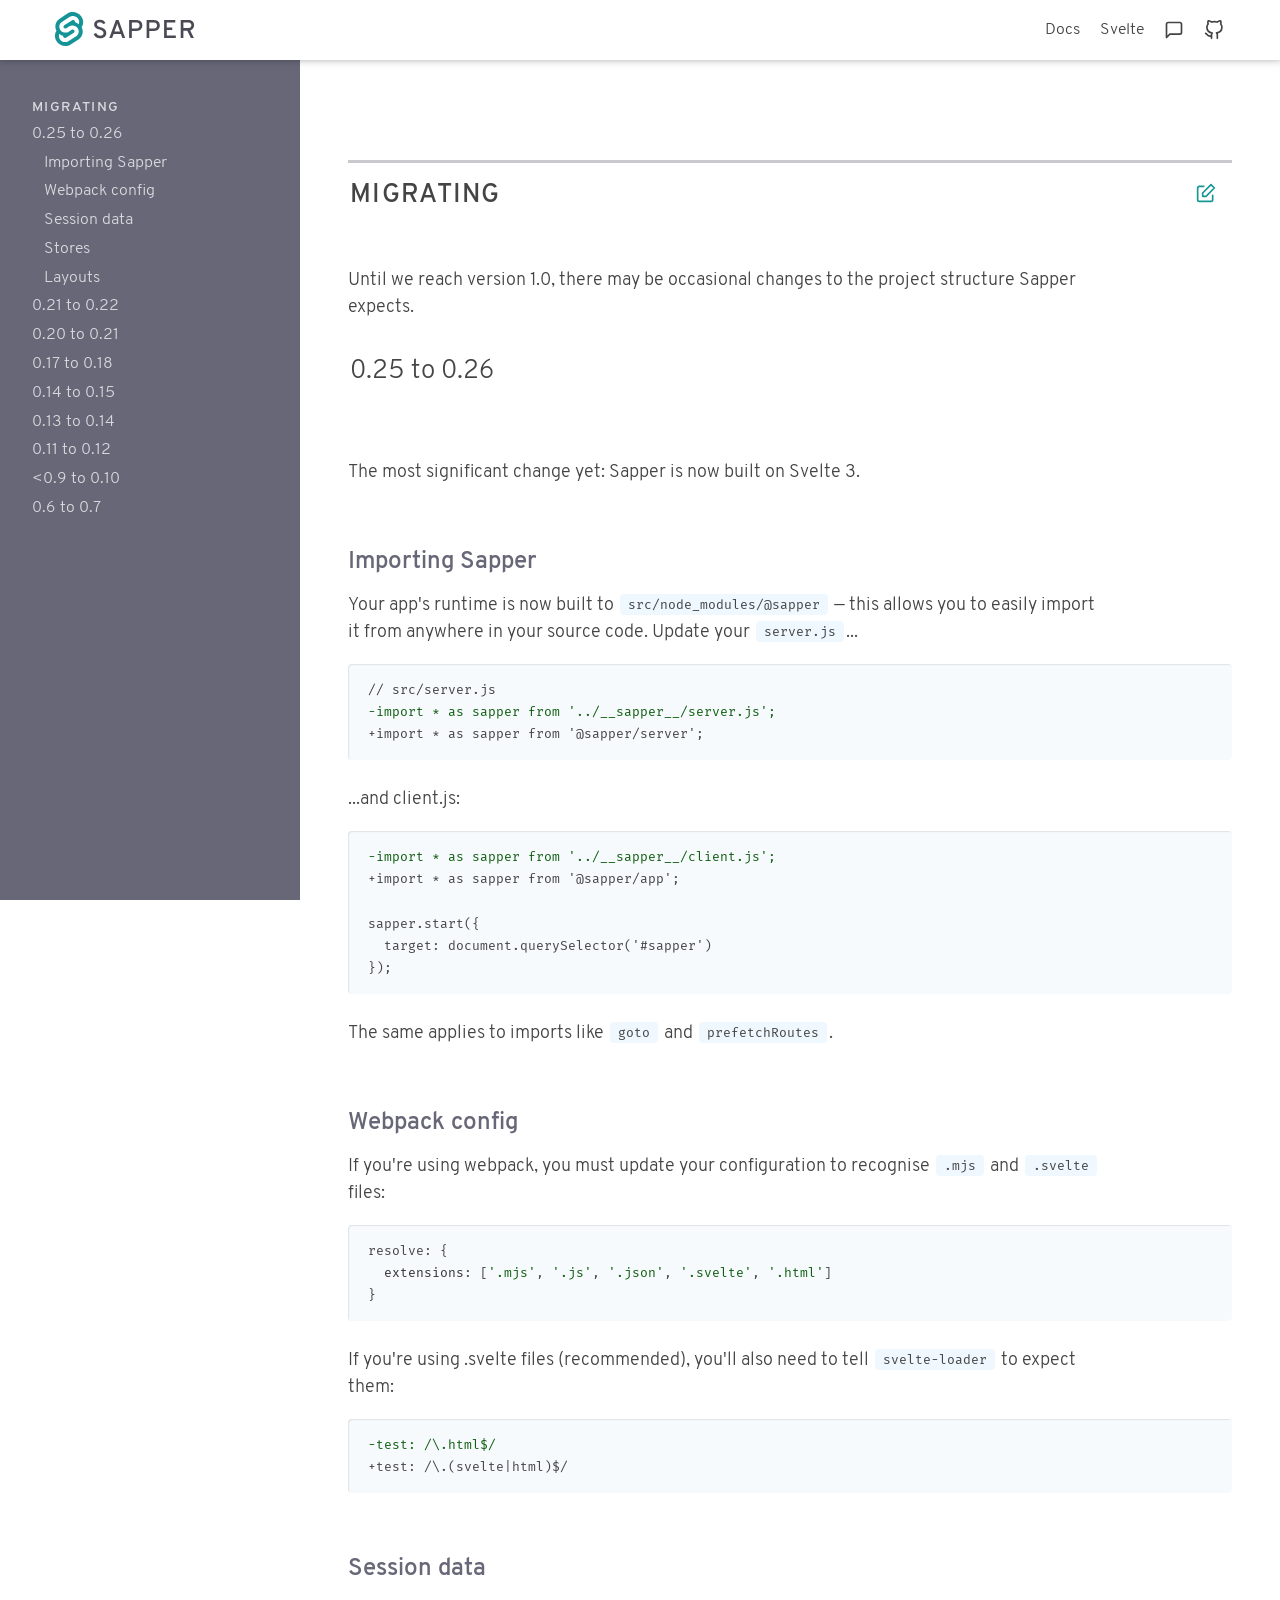
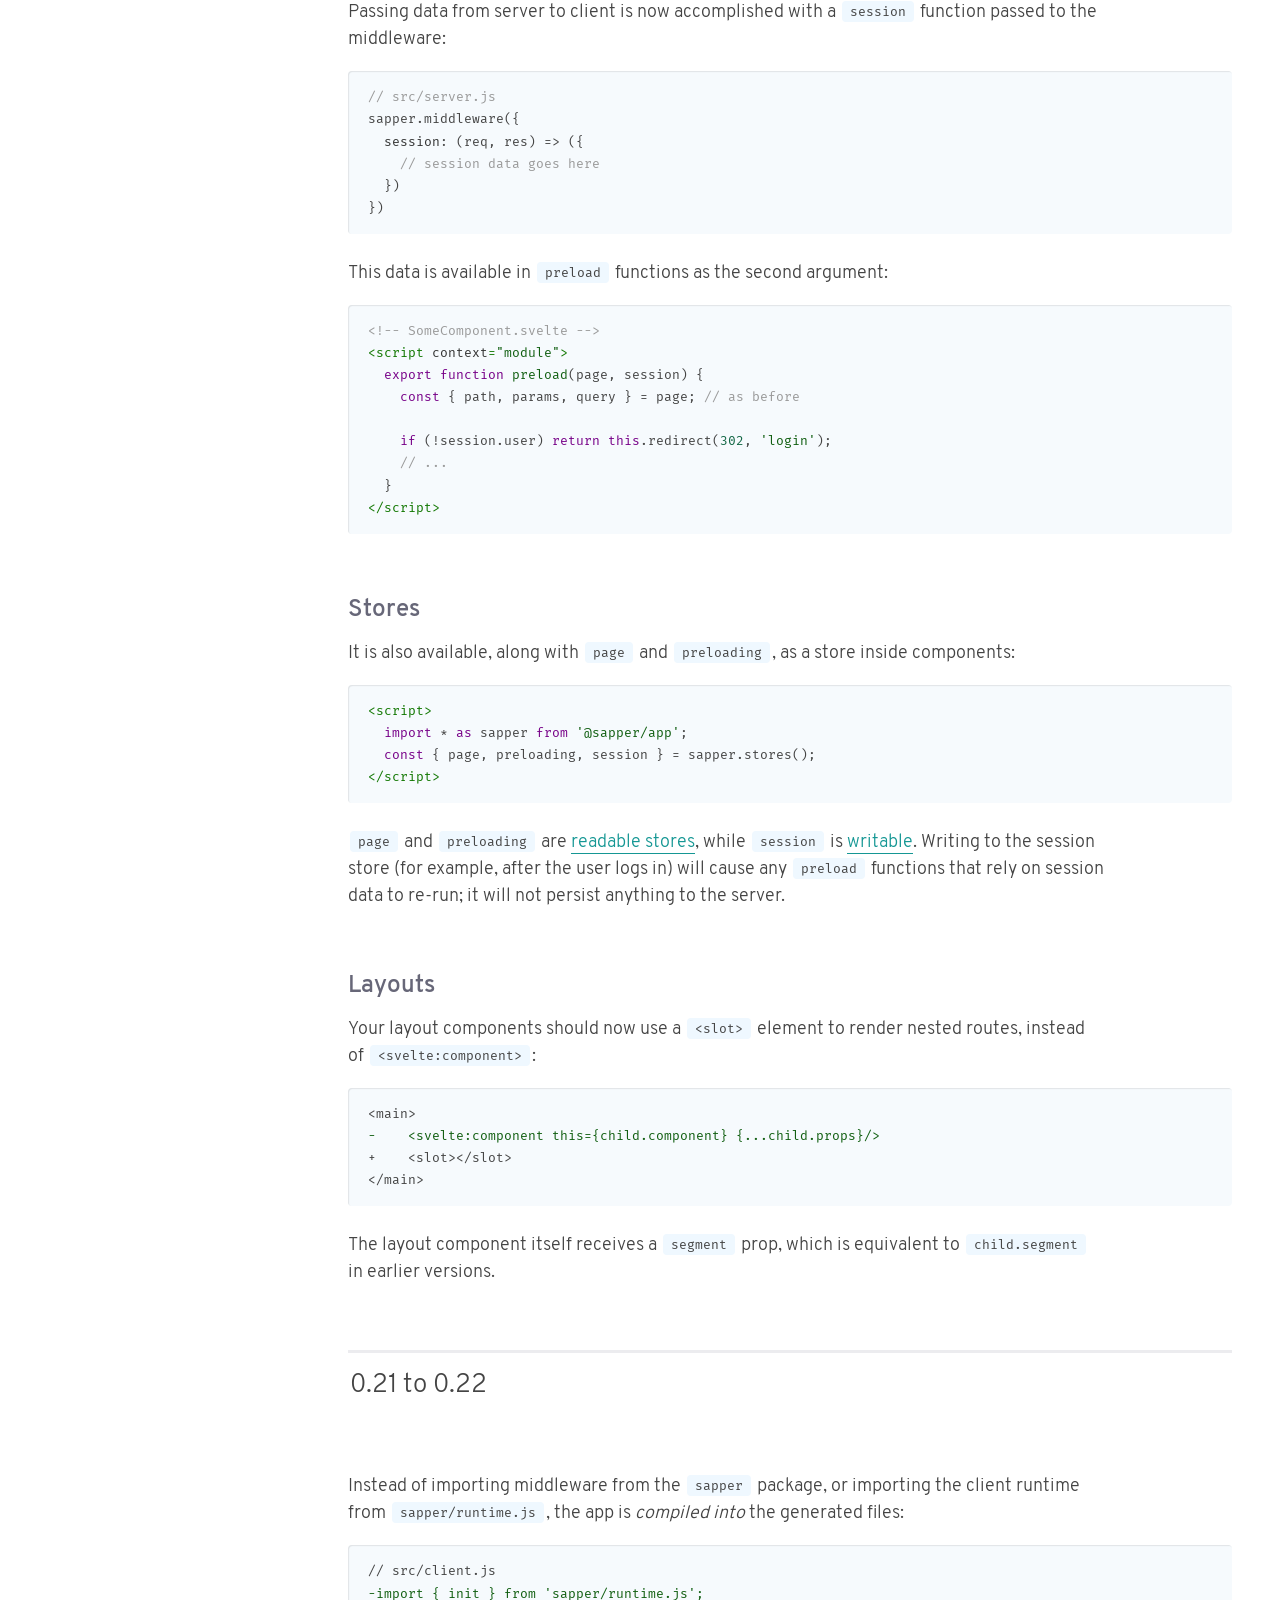
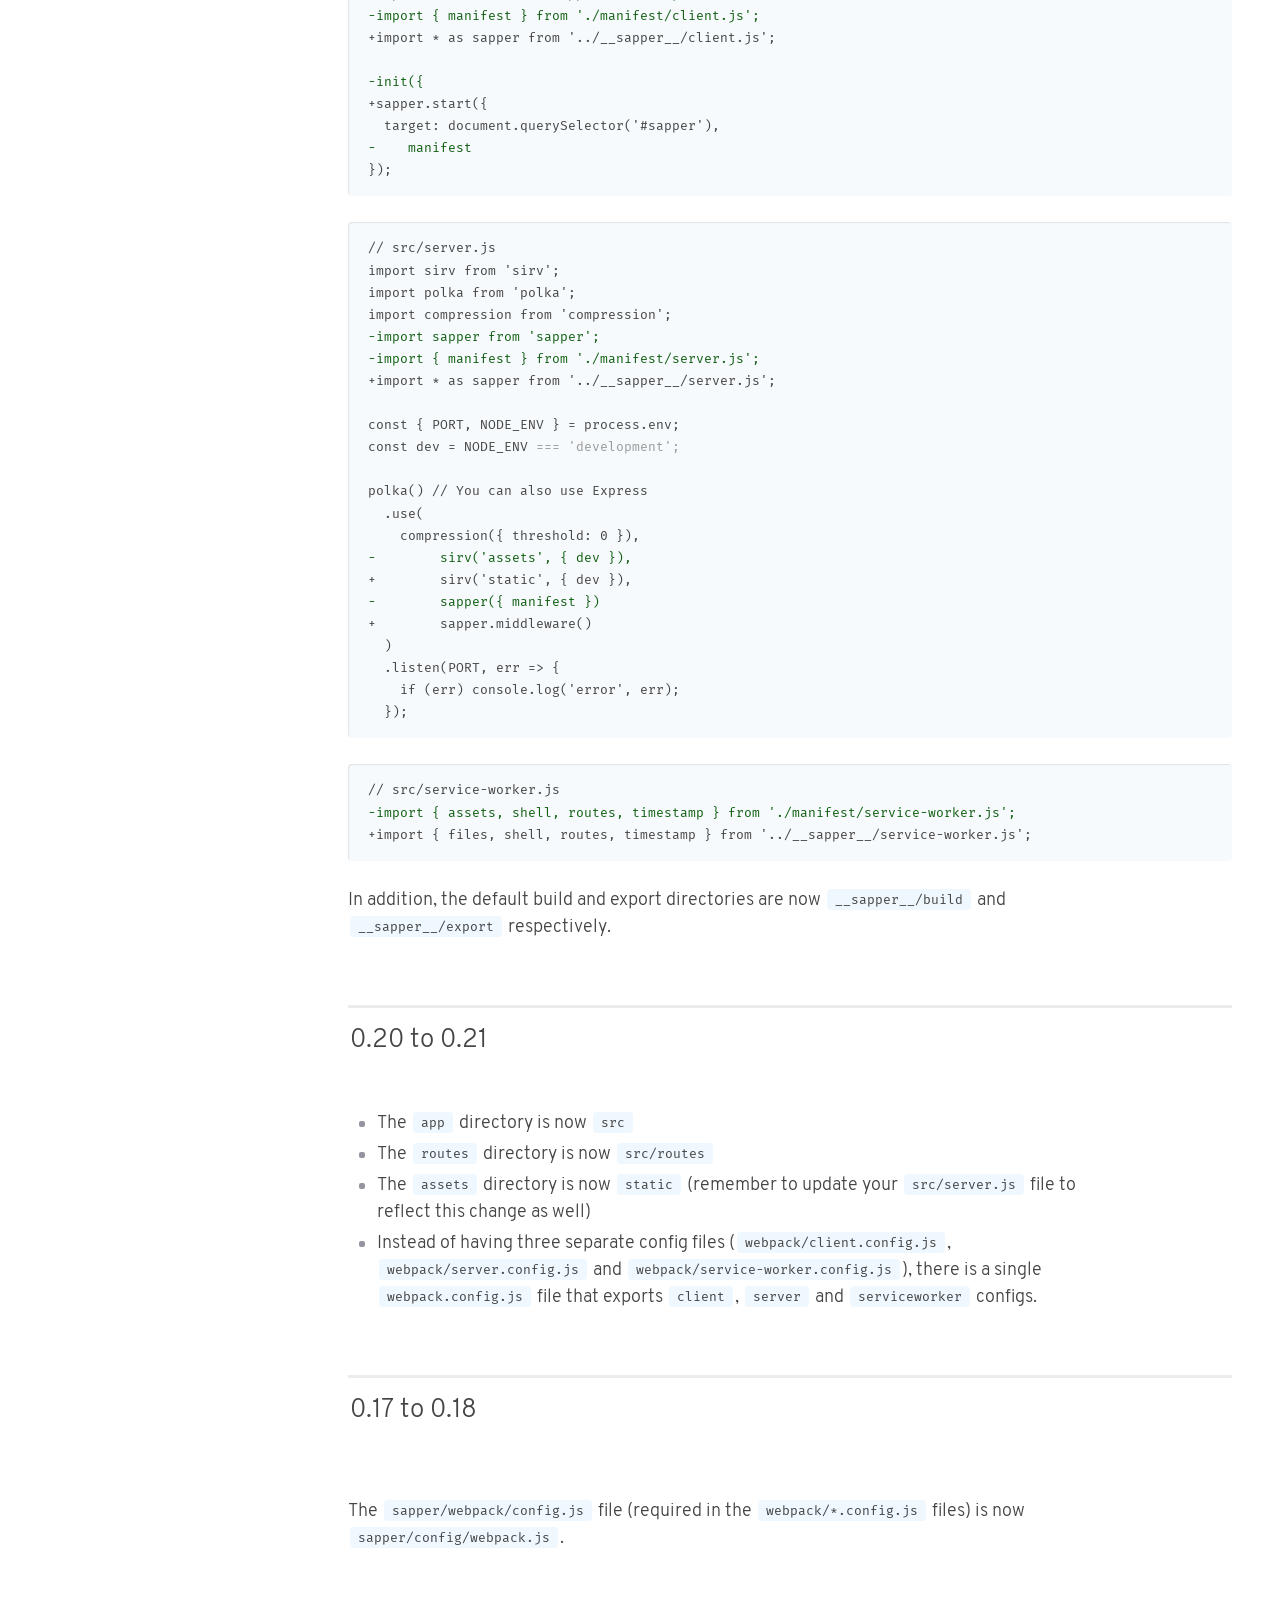
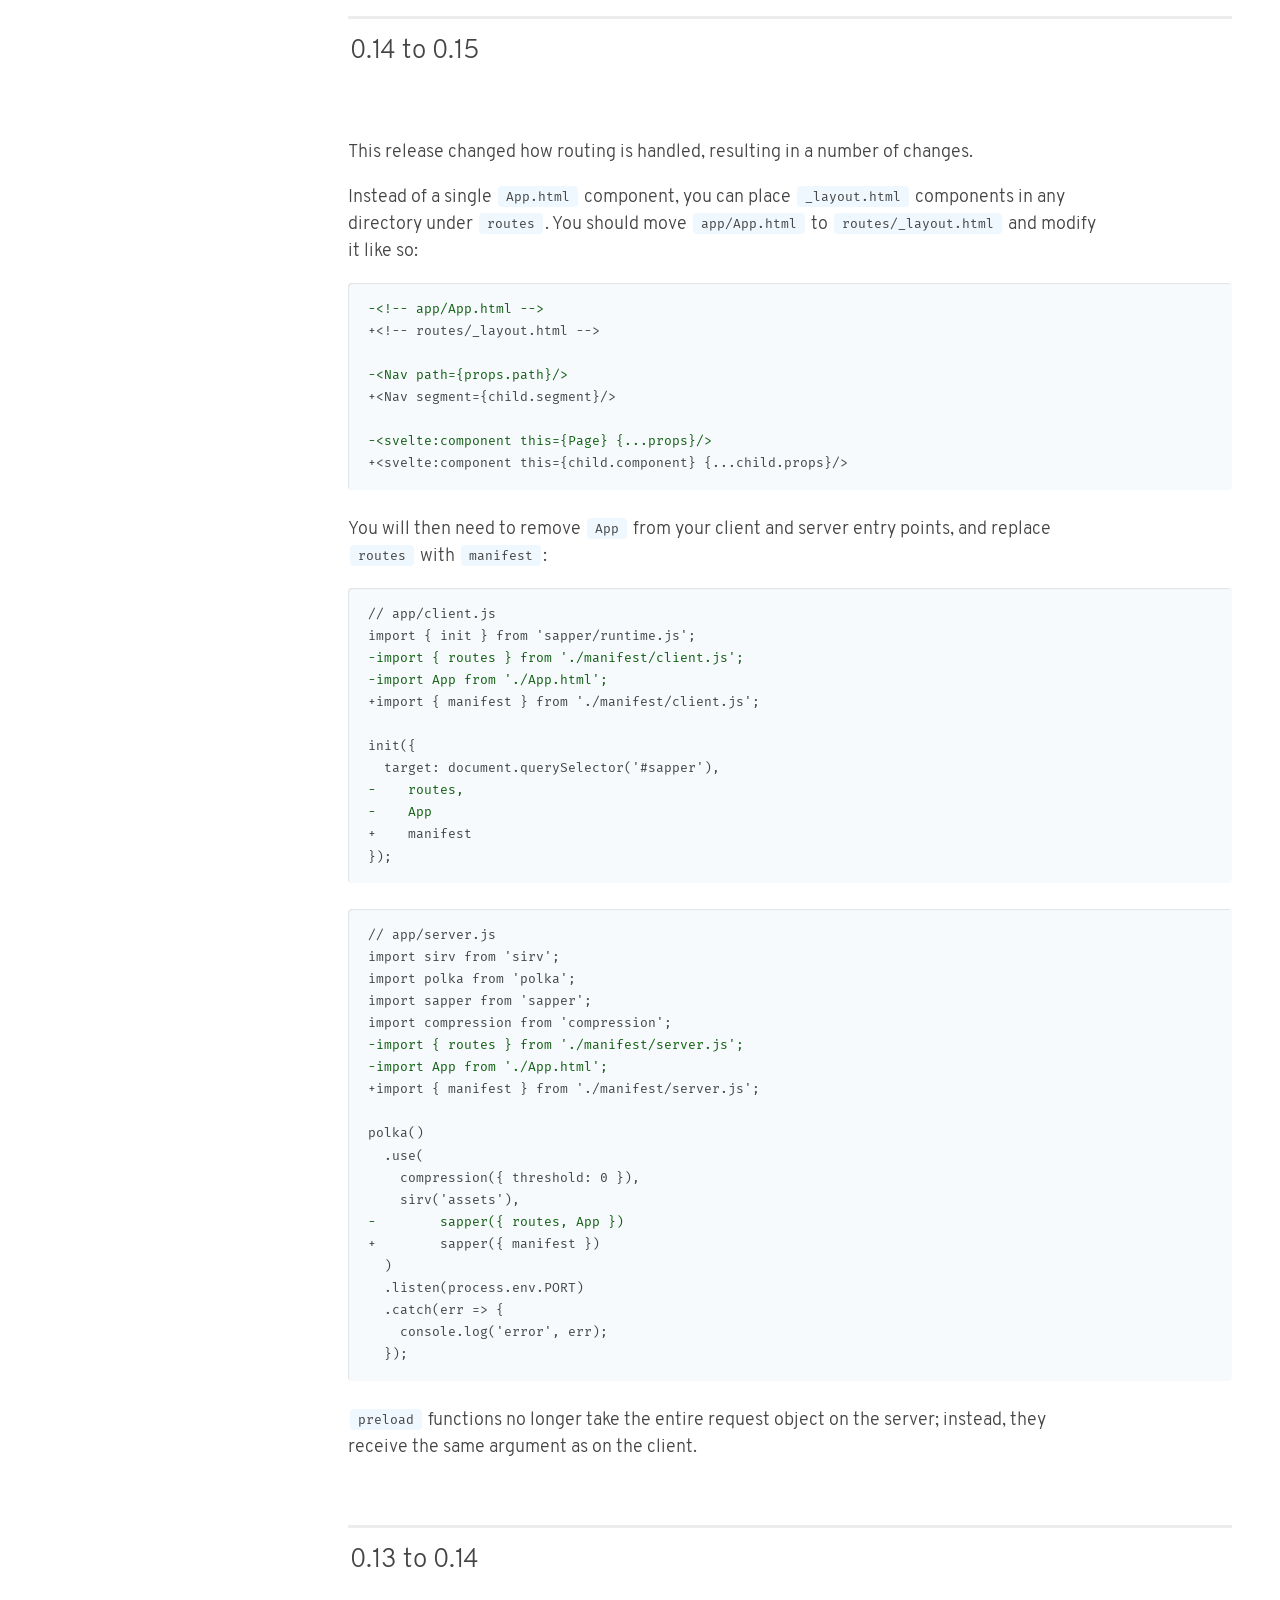
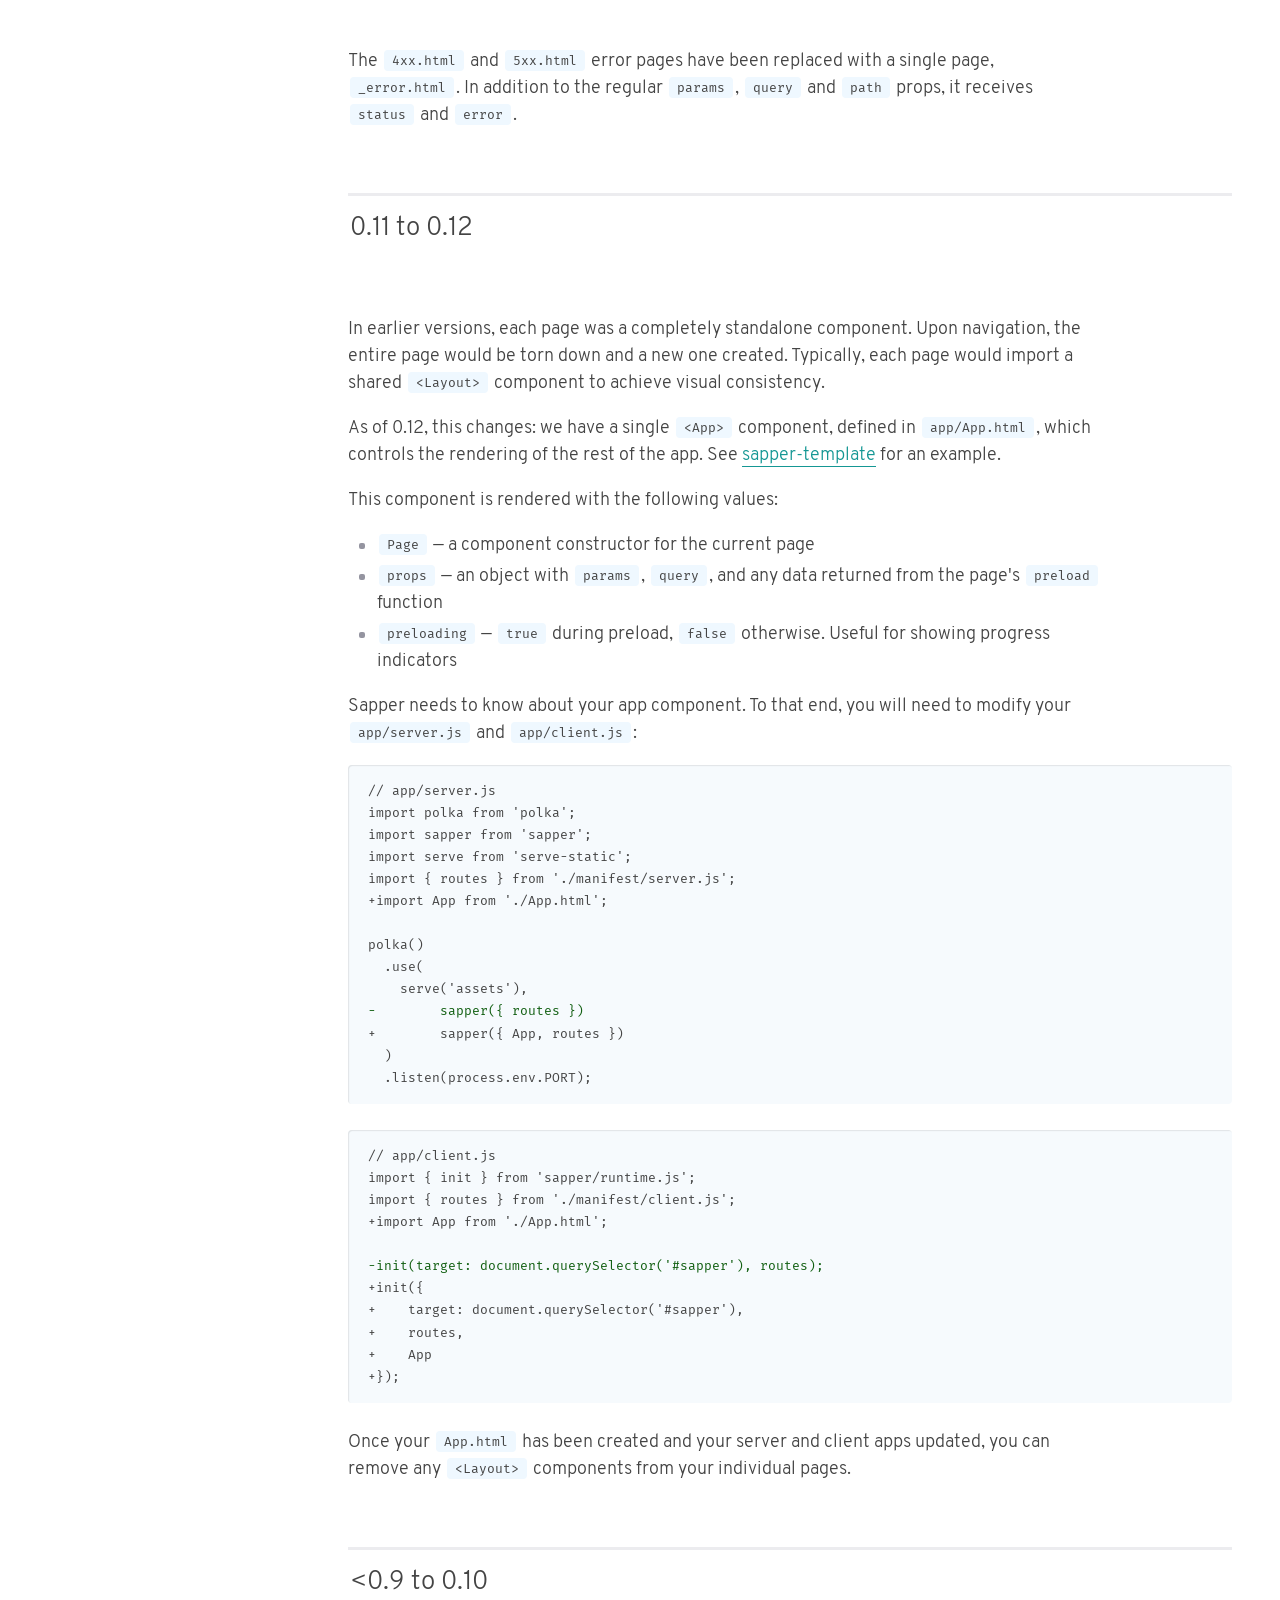
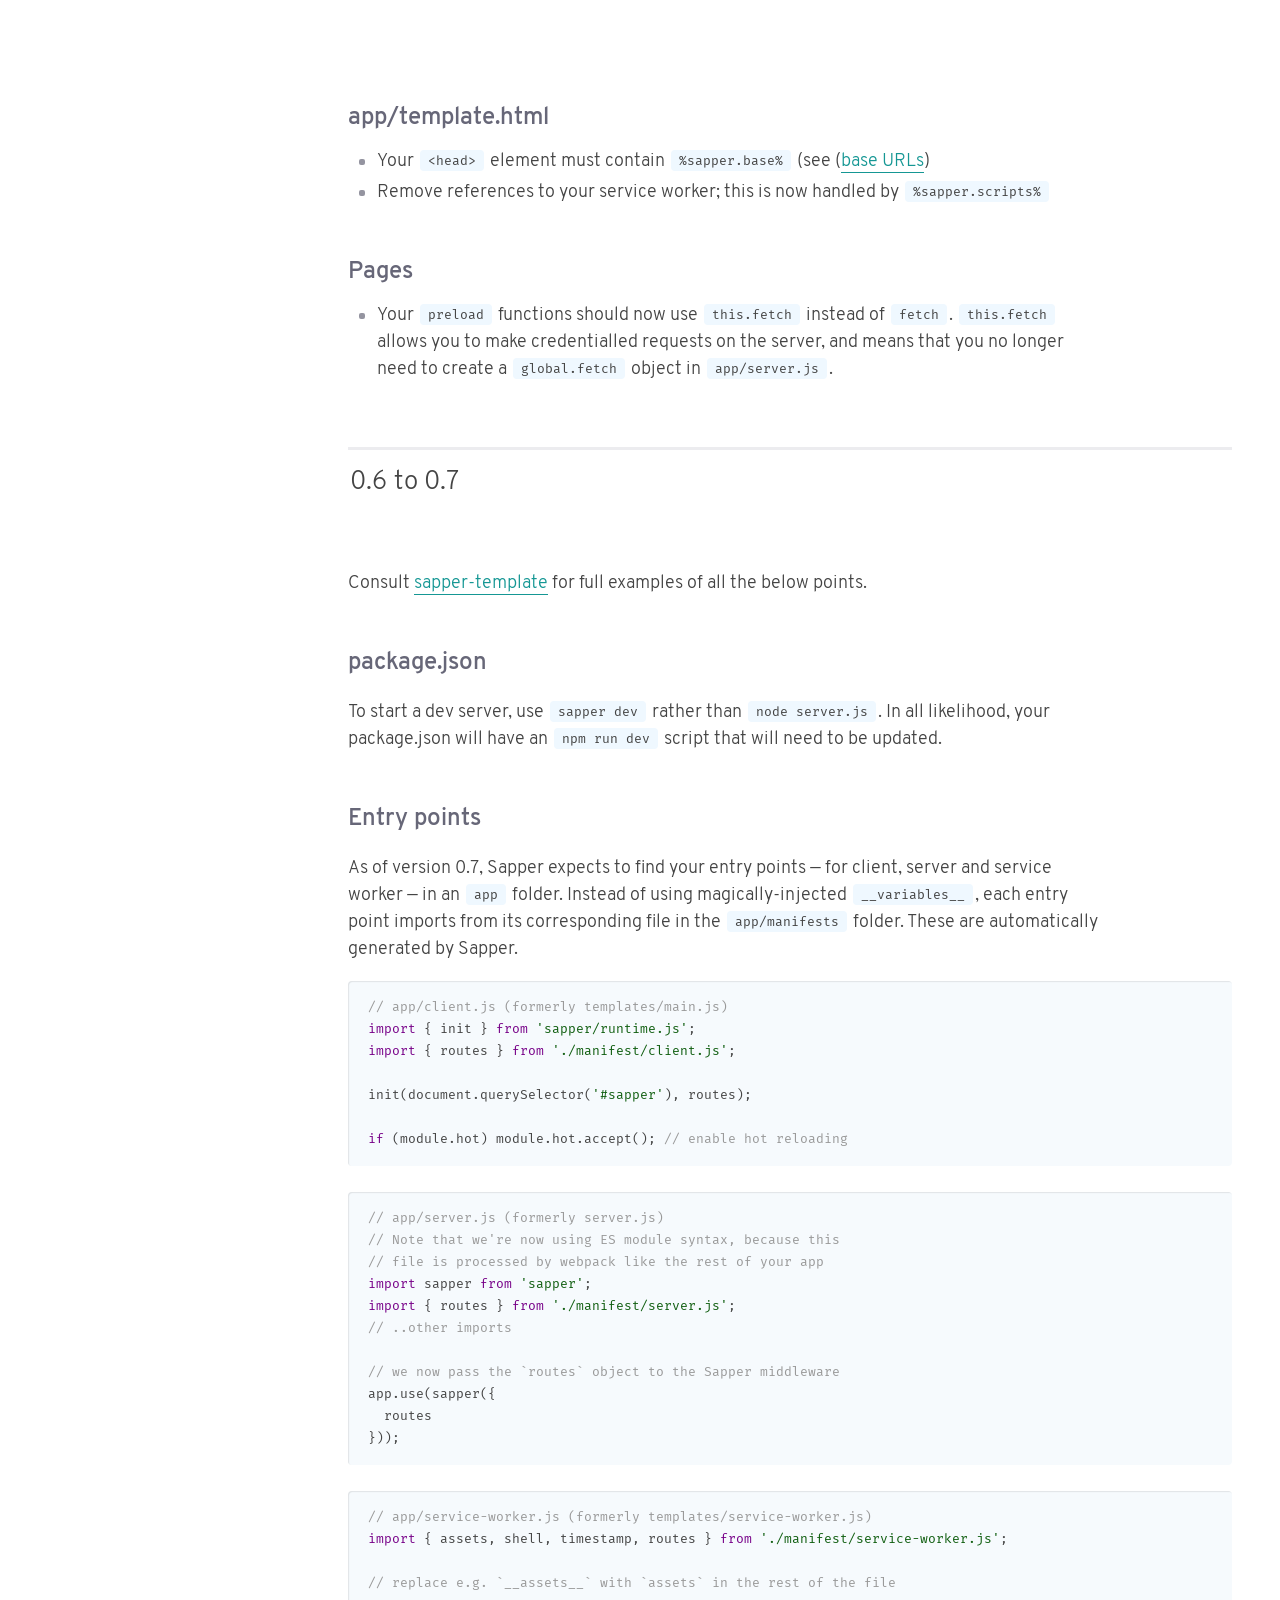
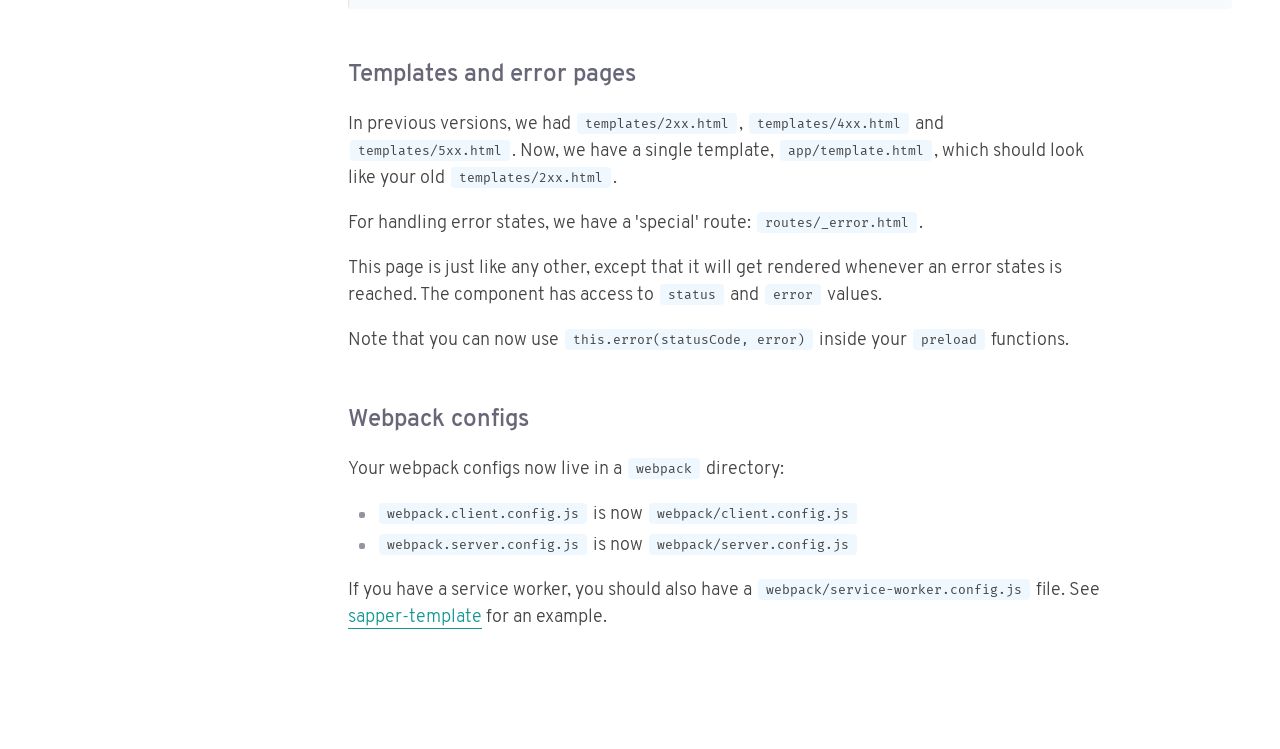
<file: migrating/index.html>
<!doctype html> <html class="theme-default typo-default" lang=en> <head> <meta charset=utf-8> <meta content="width=device-width,initial-scale=1" name=viewport> <meta content=#159794 name=theme-color> <base href=/ > <link href=prism.css rel=stylesheet> <link href=manifest.json rel=manifest> <link href=favicon.png rel=icon type=image/png> <meta content=summary_large_image name=twitter:card> <meta content=@sveltejs name=twitter:site> <meta content=@sveltejs name=twitter:creator> <meta content=https://sapper.svelte.dev/images/twitter-card.png name=twitter:image> <link href=client/main.958286610.css rel=stylesheet><link href=client/index.651eddda.css rel=stylesheet> <style>.hljs,.hljs-subst{color:#333}.hljs-comment{color:#999}.hljs-tag{color:#170}.hljs-keyword{color:#708}.hljs-attr{color:#333}.hljs-number{color:#164}.hljs-deletion,.hljs-quote,.hljs-selector-class,.hljs-selector-id,.hljs-string,.hljs-template-tag,.hljs-type{color:#105e10}.hljs-section,.hljs-title{color:#105e10}.hljs-literal{color:#170}.hljs-meta{color:#555}.hljs-meta-string{color:#555}</style> <noscript id=sapper-head-start></noscript><title>Migration • Sapper</title><meta content="Sapper migration guides" name=twitter:title><meta content="The next small thing in web development" name=twitter:description><meta content="The next small thing in web development" name=Description><noscript id=sapper-head-end></noscript> </head> <body> <div id=sapper> <div style=display:none> <svg> <symbol class=icon id=arrow-left viewBox="0 0 24 24"> <line x1=19 x2=5 y1=12 y2=12></line> <polyline points="12 19 5 12 12 5"></polyline> </symbol> <symbol class=icon id=arrow-right viewBox="0 0 24 24"> <line x1=5 x2=19 y1=12 y2=12></line> <polyline points="12 5 19 12 12 19"></polyline> </symbol> <symbol class=icon id=arrow-up viewBox="0 0 24 24"> <line x1=12 x2=12 y1=19 y2=5></line> <polyline points="5 12 12 5 19 12"></polyline> </symbol> <symbol class=icon id=arrow-down viewBox="0 0 24 24"> <line x1=12 x2=12 y1=5 y2=19></line> <polyline points="19 12 12 19 5 12"></polyline> </symbol> <symbol class=icon id=check viewBox="0 0 24 24"> <polyline points="20 6 9 17 4 12"></polyline> </symbol> <symbol class=icon id=close viewBox="0 0 24 24"> <line x1=18 x2=6 y1=6 y2=18></line> <line x1=6 x2=18 y1=6 y2=18></line> </symbol> <symbol class=icon id=download viewBox="0 0 24 24"> <path d="M21 15V19A2 2 0 0 1 19 21H5A2 2 0 0 1 3 19V15"></path> <polyline points="7 10 12 15 17 10"></polyline> <line x1=12 x2=12 y1=15 y2=3></line> </symbol> <symbol class=icon id=edit viewBox="0 0 24 24"> <path d="M20 14.66V20a2 2 0 0 1-2 2H4a2 2 0 0 1-2-2V6a2 2 0 0 1 2-2h5.34"></path> <polygon points="18 2 22 6 12 16 8 16 8 12 18 2"></polygon> </symbol> <symbol class=icon id=github viewBox="0 0 24 24"> <path d="M9 19c-5 1.5-5-2.5-7-3m14 6v-3.87a3.37 3.37 0 0 0-.94-2.61c3.14-.35 6.44-1.54 6.44-7A5.44 5.44 0 0 0 20 4.77 5.07 5.07 0 0 0 19.91 1S18.73.65 16 2.48a13.38 13.38 0 0 0-7 0C6.27.65 5.09 1 5.09 1A5.07 5.07 0 0 0 5 4.77a5.44 5.44 0 0 0-1.5 3.78c0 5.42 3.3 6.61 6.44 7A3.37 3.37 0 0 0 9 18.13V22"></path> </symbol> <symbol class=icon id=git-branch viewBox="0 0 24 24"> <line x1=6 x2=6 y1=3 y2=15></line> <circle cx=18 cy=6 r=3></circle> <circle cx=6 cy=18 r=3></circle> <path d="M18 9a9 9 0 0 1-9 9"></path> </symbol> <symbol class=icon id=log-in viewBox="0 0 24 24"> <path d="M15 3H19A2 2 0 0 1 21 5V19A2 2 0 0 1 19 21H15"></path> <polyline points="10 17 15 12 10 7"></polyline> <line x1=15 x2=3 y1=12 y2=12></line> </symbol> <symbol class=icon id=maximize viewBox="0 0 24 24"> <path d="M8 3H5a2 2 0 0 0-2 2v3m18 0V5a2 2 0 0 0-2-2h-3m0 18h3a2 2 0 0 0 2-2v-3M3 16v3a2 2 0 0 0 2 2h3"></path> </symbol> <symbol class=icon id=maximize-2 viewBox="0 0 24 24"> <polyline points="15 3 21 3 21 9"></polyline> <polyline points="9 21 3 21 3 15"></polyline> <line x1=21 x2=14 y1=3 y2=10></line> <line x1=3 x2=10 y1=21 y2=14></line> </symbol> <symbol class=icon id=menu viewBox="0 0 24 24"> <line x1=3 x2=21 y1=12 y2=12></line> <line x1=3 x2=21 y1=6 y2=6></line> <line x1=3 x2=21 y1=18 y2=18></line> </symbol> <symbol class=icon id=message-square viewBox="0 0 24 24"> <path d="M21 15a2 2 0 0 1-2 2H7l-4 4V5a2 2 0 0 1 2-2h14a2 2 0 0 1 2 2z"></path> </symbol> <symbol class=icon id=minus viewBox="0 0 24 24"> <line x1=5 x2=19 y1=12 y2=12></line> </symbol> <symbol class=icon id=plus viewBox="0 0 24 24"> <line x1=12 x2=12 y1=5 y2=19></line> <line x1=5 x2=19 y1=12 y2=12></line> </symbol> <symbol class=icon id=save viewBox="0 0 24 24"> <path d="M19 21H5a2 2 0 0 1-2-2V5a2 2 0 0 1 2-2h11l5 5v11a2 2 0 0 1-2 2z"></path> <polyline points="17 21 17 13 7 13 7 21"></polyline> <polyline points="7 3 7 8 15 8"></polyline> </symbol> <symbol class=icon id=link viewBox="0 0 24 24"> <path d="M9,7L6,7A2 2 0 0 0 6,17L9,17"></path> <path d="M15,7L18,7A2 2 0 0 1 18,17L15,17"></path> <path d=M7,12L17,12></path> </symbol> <symbol class=icon id=chevron viewBox="0 0 24 24"> <path d="M2,7 L12,17 L20,7"></path> </symbol> </svg> </div> <header class="svelte-1txnqye visible"> <nav class=svelte-1txnqye> <a href=. class="svelte-1txnqye home" rel=prefetch style=background-image:url(sapper-logo-horizontal.svg) title=Homepage>Home</a> <ul class="svelte-1txnqye primary"> <li class="svelte-1txnqye hide-if-desktop"><a href=. class=svelte-1txnqye rel=prefetch>Home</a></li> <li><a href=docs rel=prefetch>Docs</a></li> <li><a href=https://svelte.dev>Svelte</a></li> <li><a href=https://svelte.dev/chat> <svg class="icon svelte-5yec89" height=20 width=20> <use xlink:href=#message-square></use> </svg> </a></li> <li><a href=https://github.com/sveltejs/sapper> <svg class="icon svelte-5yec89" height=20 width=20> <use xlink:href=#github></use> </svg> </a></li> </ul> </nav> </header> <main class=svelte-d6kcga> <div class="svelte-a3bmb2 content listify"> <section class=svelte-a3bmb2 data-id=Migrating> <h2 class=svelte-a3bmb2> <span class=offset-anchor id=Migrating></span> <a href=docs#Migrating class=anchor aria-hidden></a> Migrating <small class=svelte-a3bmb2> <a href=https://github.com/sveltejs/sapper/edit/master/site/content/migrating/01-migrating.md class=svelte-a3bmb2 title="edit this section"> <svg class="icon svelte-5yec89" height=20 width=20> <use xlink:href=#edit></use> </svg> </a> </small> </h2> <p>Until we reach version 1.0, there may be occasional changes to the project structure Sapper expects.</p> <h3> <span class=offset-anchor id=0_25_to_0_26></span> <a href=migrating#0_25_to_0_26 class=anchor aria-hidden=true></a> 0.25 to 0.26 </h3><p>The most significant change yet: Sapper is now built on Svelte 3.</p> <h4> <span class=offset-anchor id=Importing_Sapper></span> <a href=migrating#Importing_Sapper class=anchor aria-hidden=true></a> Importing Sapper </h4><p>Your app's runtime is now built to <code>src/node_modules/@sapper</code> — this allows you to easily import it from anywhere in your source code. Update your <code>server.js</code>...</p> <div class=""><pre class="language-undefined"><code>// src/server.js
<span class=hljs-deletion>-import * as sapper from '../__sapper__/server.js';</span>
<span class=hljs-addition>+import * as sapper from '@sapper/server';</span></code></pre></div><p>...and client.js:</p> <div class=""><pre class="language-undefined"><code><span class=hljs-deletion>-import * as sapper from '../__sapper__/client.js';</span>
<span class=hljs-addition>+import * as sapper from '@sapper/app';</span>

sapper.start({
	target: document.querySelector('#sapper')
});</code></pre></div><p>The same applies to imports like <code>goto</code> and <code>prefetchRoutes</code>.</p> <h4> <span class=offset-anchor id=Webpack_config></span> <a href=migrating#Webpack_config class=anchor aria-hidden=true></a> Webpack config </h4><p>If you're using webpack, you must update your configuration to recognise <code>.mjs</code> and <code>.svelte</code> files:</p> <div class=""><pre class=language-javascript><code>resolve: {
	<span class=hljs-attr>extensions</span>: [<span class=hljs-string>'.mjs'</span>, <span class=hljs-string>'.js'</span>, <span class=hljs-string>'.json'</span>, <span class=hljs-string>'.svelte'</span>, <span class=hljs-string>'.html'</span>]
}</code></pre></div><p>If you're using .svelte files (recommended), you'll also need to tell <code>svelte-loader</code> to expect them:</p> <div class=""><pre class="language-undefined"><code><span class=hljs-deletion>-test: /\.html$/</span>
<span class=hljs-addition>+test: /\.(svelte|html)$/</span></code></pre></div> <h4> <span class=offset-anchor id=Session_data></span> <a href=migrating#Session_data class=anchor aria-hidden=true></a> Session data </h4><p>Passing data from server to client is now accomplished with a <code>session</code> function passed to the middleware:</p> <div class=""><pre class=language-javascript><code><span class=hljs-comment>// src/server.js</span>
sapper.middleware({
	<span class=hljs-attr>session</span>: <span class=hljs-function>(<span class=hljs-params>req, res</span>) =></span> ({
		<span class=hljs-comment>// session data goes here</span>
	})
})</code></pre></div><p>This data is available in <code>preload</code> functions as the second argument:</p> <div class=""><pre class=language-markup><code><span class=hljs-comment>&lt;!-- SomeComponent.svelte --></span>
<span class=hljs-tag>&lt;<span class=hljs-name>script</span> <span class=hljs-attr>context</span>=<span class=hljs-string>"module"</span>></span><span class=javascript>
	<span class=hljs-keyword>export</span> <span class=hljs-function><span class=hljs-keyword>function</span> <span class=hljs-title>preload</span>(<span class=hljs-params>page, session</span>) </span>{
		<span class=hljs-keyword>const</span> { path, params, query } = page; <span class=hljs-comment>// as before</span>

		<span class=hljs-keyword>if</span> (!session.user) <span class=hljs-keyword>return</span> <span class=hljs-keyword>this</span>.redirect(<span class=hljs-number>302</span>, <span class=hljs-string>'login'</span>);
		<span class=hljs-comment>// ...</span>
	}
</span><span class=hljs-tag>&lt;/<span class=hljs-name>script</span>></span></code></pre></div> <h4> <span class=offset-anchor id=Stores></span> <a href=migrating#Stores class=anchor aria-hidden=true></a> Stores </h4><p>It is also available, along with <code>page</code> and <code>preloading</code>, as a store inside components:</p> <div class=""><pre class=language-markup><code><span class=hljs-tag>&lt;<span class=hljs-name>script</span>></span><span class=javascript>
	<span class=hljs-keyword>import</span> * <span class=hljs-keyword>as</span> sapper <span class=hljs-keyword>from</span> <span class=hljs-string>'@sapper/app'</span>;
	<span class=hljs-keyword>const</span> { page, preloading, session } = sapper.stores();
</span><span class=hljs-tag>&lt;/<span class=hljs-name>script</span>></span></code></pre></div><p><code>page</code> and <code>preloading</code> are <a href=https://svelte.dev/tutorial/readable-stores target=_blank>readable stores</a>, while <code>session</code> is <a href=https://svelte.dev/tutorial/writable-stores target=_blank>writable</a>. Writing to the session store (for example, after the user logs in) will cause any <code>preload</code> functions that rely on session data to re-run; it will not persist anything to the server.</p> <h4> <span class=offset-anchor id=Layouts></span> <a href=migrating#Layouts class=anchor aria-hidden=true></a> Layouts </h4><p>Your layout components should now use a <code>&lt;slot></code> element to render nested routes, instead of <code>&lt;svelte:component></code>:</p> <div class=""><pre class="language-undefined"><code>&lt;main>
<span class=hljs-deletion>-    &lt;svelte:component this={child.component} {...child.props}/></span>
<span class=hljs-addition>+    &lt;slot>&lt;/slot></span>
&lt;/main></code></pre></div><p>The layout component itself receives a <code>segment</code> prop, which is equivalent to <code>child.segment</code> in earlier versions.</p> <h3> <span class=offset-anchor id=0_21_to_0_22></span> <a href=migrating#0_21_to_0_22 class=anchor aria-hidden=true></a> 0.21 to 0.22 </h3><p>Instead of importing middleware from the <code>sapper</code> package, or importing the client runtime from <code>sapper/runtime.js</code>, the app is <em>compiled into</em> the generated files:</p> <div class=""><pre class="language-undefined"><code>// src/client.js
<span class=hljs-deletion>-import { init } from 'sapper/runtime.js';</span>
<span class=hljs-deletion>-import { manifest } from './manifest/client.js';</span>
<span class=hljs-addition>+import * as sapper from '../__sapper__/client.js';</span>

<span class=hljs-deletion>-init({</span>
<span class=hljs-addition>+sapper.start({</span>
	target: document.querySelector('#sapper'),
<span class=hljs-deletion>-    manifest</span>
});</code></pre></div><div class=""><pre class="language-undefined"><code>// src/server.js
import sirv from 'sirv';
import polka from 'polka';
import compression from 'compression';
<span class=hljs-deletion>-import sapper from 'sapper';</span>
<span class=hljs-deletion>-import { manifest } from './manifest/server.js';</span>
<span class=hljs-addition>+import * as sapper from '../__sapper__/server.js';</span>

const { PORT, NODE_ENV } = process.env;
const dev = NODE_ENV <span class=hljs-comment>=== 'development';</span>

polka() // You can also use Express
	.use(
		compression({ threshold: 0 }),
<span class=hljs-deletion>-        sirv('assets', { dev }),</span>
<span class=hljs-addition>+        sirv('static', { dev }),</span>
<span class=hljs-deletion>-        sapper({ manifest })</span>
<span class=hljs-addition>+        sapper.middleware()</span>
	)
	.listen(PORT, err => {
		if (err) console.log('error', err);
	});</code></pre></div><div class=""><pre class="language-undefined"><code>// src/service-worker.js
<span class=hljs-deletion>-import { assets, shell, routes, timestamp } from './manifest/service-worker.js';</span>
<span class=hljs-addition>+import { files, shell, routes, timestamp } from '../__sapper__/service-worker.js';</span></code></pre></div><p>In addition, the default build and export directories are now <code>__sapper__/build</code> and <code>__sapper__/export</code> respectively.</p> <h3> <span class=offset-anchor id=0_20_to_0_21></span> <a href=migrating#0_20_to_0_21 class=anchor aria-hidden=true></a> 0.20 to 0.21 </h3><ul> <li>The <code>app</code> directory is now <code>src</code></li> <li>The <code>routes</code> directory is now <code>src/routes</code></li> <li>The <code>assets</code> directory is now <code>static</code> (remember to update your <code>src/server.js</code> file to reflect this change as well)</li> <li>Instead of having three separate config files (<code>webpack/client.config.js</code>, <code>webpack/server.config.js</code> and <code>webpack/service-worker.config.js</code>), there is a single <code>webpack.config.js</code> file that exports <code>client</code>, <code>server</code> and <code>serviceworker</code> configs.</li> </ul> <h3> <span class=offset-anchor id=0_17_to_0_18></span> <a href=migrating#0_17_to_0_18 class=anchor aria-hidden=true></a> 0.17 to 0.18 </h3><p>The <code>sapper/webpack/config.js</code> file (required in the <code>webpack/*.config.js</code> files) is now <code>sapper/config/webpack.js</code>.</p> <h3> <span class=offset-anchor id=0_14_to_0_15></span> <a href=migrating#0_14_to_0_15 class=anchor aria-hidden=true></a> 0.14 to 0.15 </h3><p>This release changed how routing is handled, resulting in a number of changes.</p> <p>Instead of a single <code>App.html</code> component, you can place <code>_layout.html</code> components in any directory under <code>routes</code>. You should move <code>app/App.html</code> to <code>routes/_layout.html</code> and modify it like so:</p> <div class=""><pre class="language-undefined"><code><span class=hljs-deletion>-&lt;!-- app/App.html --></span>
<span class=hljs-addition>+&lt;!-- routes/_layout.html --></span>

<span class=hljs-deletion>-&lt;Nav path={props.path}/></span>
<span class=hljs-addition>+&lt;Nav segment={child.segment}/></span>

<span class=hljs-deletion>-&lt;svelte:component this={Page} {...props}/></span>
<span class=hljs-addition>+&lt;svelte:component this={child.component} {...child.props}/></span></code></pre></div><p>You will then need to remove <code>App</code> from your client and server entry points, and replace <code>routes</code> with <code>manifest</code>:</p> <div class=""><pre class="language-undefined"><code>// app/client.js
import { init } from 'sapper/runtime.js';
<span class=hljs-deletion>-import { routes } from './manifest/client.js';</span>
<span class=hljs-deletion>-import App from './App.html';</span>
<span class=hljs-addition>+import { manifest } from './manifest/client.js';</span>

init({
	target: document.querySelector('#sapper'),
<span class=hljs-deletion>-    routes,</span>
<span class=hljs-deletion>-    App</span>
<span class=hljs-addition>+    manifest</span>
});</code></pre></div><div class=""><pre class="language-undefined"><code>// app/server.js
import sirv from 'sirv';
import polka from 'polka';
import sapper from 'sapper';
import compression from 'compression';
<span class=hljs-deletion>-import { routes } from './manifest/server.js';</span>
<span class=hljs-deletion>-import App from './App.html';</span>
<span class=hljs-addition>+import { manifest } from './manifest/server.js';</span>

polka()
	.use(
		compression({ threshold: 0 }),
		sirv('assets'),
<span class=hljs-deletion>-        sapper({ routes, App })</span>
<span class=hljs-addition>+        sapper({ manifest })</span>
	)
	.listen(process.env.PORT)
	.catch(err => {
		console.log('error', err);
	});</code></pre></div><p><code>preload</code> functions no longer take the entire request object on the server; instead, they receive the same argument as on the client.</p> <h3> <span class=offset-anchor id=0_13_to_0_14></span> <a href=migrating#0_13_to_0_14 class=anchor aria-hidden=true></a> 0.13 to 0.14 </h3><p>The <code>4xx.html</code> and <code>5xx.html</code> error pages have been replaced with a single page, <code>_error.html</code>. In addition to the regular <code>params</code>, <code>query</code> and <code>path</code> props, it receives <code>status</code> and <code>error</code>.</p> <h3> <span class=offset-anchor id=0_11_to_0_12></span> <a href=migrating#0_11_to_0_12 class=anchor aria-hidden=true></a> 0.11 to 0.12 </h3><p>In earlier versions, each page was a completely standalone component. Upon navigation, the entire page would be torn down and a new one created. Typically, each page would import a shared <code>&lt;Layout></code> component to achieve visual consistency.</p> <p>As of 0.12, this changes: we have a single <code>&lt;App></code> component, defined in <code>app/App.html</code>, which controls the rendering of the rest of the app. See <a href=https://github.com/sveltejs/sapper-template/blob/master/app/App.html target=_blank>sapper-template</a> for an example.</p> <p>This component is rendered with the following values:</p> <ul> <li><code>Page</code> — a component constructor for the current page</li> <li><code>props</code> — an object with <code>params</code>, <code>query</code>, and any data returned from the page's <code>preload</code> function</li> <li><code>preloading</code> — <code>true</code> during preload, <code>false</code> otherwise. Useful for showing progress indicators</li> </ul> <p>Sapper needs to know about your app component. To that end, you will need to modify your <code>app/server.js</code> and <code>app/client.js</code>:</p> <div class=""><pre class="language-undefined"><code>// app/server.js
import polka from 'polka';
import sapper from 'sapper';
import serve from 'serve-static';
import { routes } from './manifest/server.js';
<span class=hljs-addition>+import App from './App.html';</span>

polka()
	.use(
		serve('assets'),
<span class=hljs-deletion>-        sapper({ routes })</span>
<span class=hljs-addition>+        sapper({ App, routes })</span>
	)
	.listen(process.env.PORT);</code></pre></div><div class=""><pre class="language-undefined"><code>// app/client.js
import { init } from 'sapper/runtime.js';
import { routes } from './manifest/client.js';
<span class=hljs-addition>+import App from './App.html';</span>

<span class=hljs-deletion>-init(target: document.querySelector('#sapper'), routes);</span>
<span class=hljs-addition>+init({</span>
<span class=hljs-addition>+    target: document.querySelector('#sapper'),</span>
<span class=hljs-addition>+    routes,</span>
<span class=hljs-addition>+    App</span>
<span class=hljs-addition>+});</span></code></pre></div><p>Once your <code>App.html</code> has been created and your server and client apps updated, you can remove any <code>&lt;Layout></code> components from your individual pages.</p> <h3> <span class=offset-anchor id=0_9_to_0_10></span> <a href=migrating#0_9_to_0_10 class=anchor aria-hidden=true></a> &lt;0.9 to 0.10 </h3> <h5> <span class=offset-anchor id=false data-scrollignore></span> <a href=migrating#false class=anchor aria-hidden=true></a> app/template.html </h5><ul> <li>Your <code>&lt;head></code> element must contain <code>%sapper.base%</code> (see (<a href=docs#Base_URLs>base URLs</a>)</li> <li>Remove references to your service worker; this is now handled by <code>%sapper.scripts%</code></li> </ul> <h5> <span class=offset-anchor id=false data-scrollignore></span> <a href=migrating#false class=anchor aria-hidden=true></a> Pages </h5><ul> <li>Your <code>preload</code> functions should now use <code>this.fetch</code> instead of <code>fetch</code>. <code>this.fetch</code> allows you to make credentialled requests on the server, and means that you no longer need to create a <code>global.fetch</code> object in <code>app/server.js</code>.</li> </ul> <h3> <span class=offset-anchor id=0_6_to_0_7></span> <a href=migrating#0_6_to_0_7 class=anchor aria-hidden=true></a> 0.6 to 0.7 </h3><p>Consult <a href=https://github.com/sveltejs/sapper-template target=_blank>sapper-template</a> for full examples of all the below points.</p> <h5> <span class=offset-anchor id=false data-scrollignore></span> <a href=migrating#false class=anchor aria-hidden=true></a> package.json </h5><p>To start a dev server, use <code>sapper dev</code> rather than <code>node server.js</code>. In all likelihood, your package.json will have an <code>npm run dev</code> script that will need to be updated.</p> <h5> <span class=offset-anchor id=false data-scrollignore></span> <a href=migrating#false class=anchor aria-hidden=true></a> Entry points </h5><p>As of version 0.7, Sapper expects to find your entry points — for client, server and service worker — in an <code>app</code> folder. Instead of using magically-injected <code>__variables__</code>, each entry point imports from its corresponding file in the <code>app/manifests</code> folder. These are automatically generated by Sapper.</p> <div class=""><pre class=language-javascript><code><span class=hljs-comment>// app/client.js (formerly templates/main.js)</span>
<span class=hljs-keyword>import</span> { init } <span class=hljs-keyword>from</span> <span class=hljs-string>'sapper/runtime.js'</span>;
<span class=hljs-keyword>import</span> { routes } <span class=hljs-keyword>from</span> <span class=hljs-string>'./manifest/client.js'</span>;

init(<span class=hljs-built_in>document</span>.querySelector(<span class=hljs-string>'#sapper'</span>), routes);

<span class=hljs-keyword>if</span> (<span class=hljs-built_in>module</span>.hot) <span class=hljs-built_in>module</span>.hot.accept(); <span class=hljs-comment>// enable hot reloading</span></code></pre></div><div class=""><pre class=language-javascript><code><span class=hljs-comment>// app/server.js (formerly server.js)</span>
<span class=hljs-comment>// Note that we're now using ES module syntax, because this</span>
<span class=hljs-comment>// file is processed by webpack like the rest of your app</span>
<span class=hljs-keyword>import</span> sapper <span class=hljs-keyword>from</span> <span class=hljs-string>'sapper'</span>;
<span class=hljs-keyword>import</span> { routes } <span class=hljs-keyword>from</span> <span class=hljs-string>'./manifest/server.js'</span>;
<span class=hljs-comment>// ..other imports</span>

<span class=hljs-comment>// we now pass the `routes` object to the Sapper middleware</span>
app.use(sapper({
	routes
}));</code></pre></div><div class=""><pre class=language-javascript><code><span class=hljs-comment>// app/service-worker.js (formerly templates/service-worker.js)</span>
<span class=hljs-keyword>import</span> { assets, shell, timestamp, routes } <span class=hljs-keyword>from</span> <span class=hljs-string>'./manifest/service-worker.js'</span>;

<span class=hljs-comment>// replace e.g. `__assets__` with `assets` in the rest of the file</span></code></pre></div> <h5> <span class=offset-anchor id=false data-scrollignore></span> <a href=migrating#false class=anchor aria-hidden=true></a> Templates and error pages </h5><p>In previous versions, we had <code>templates/2xx.html</code>, <code>templates/4xx.html</code> and <code>templates/5xx.html</code>. Now, we have a single template, <code>app/template.html</code>, which should look like your old <code>templates/2xx.html</code>.</p> <p>For handling error states, we have a 'special' route: <code>routes/_error.html</code>.</p> <p>This page is just like any other, except that it will get rendered whenever an error states is reached. The component has access to <code>status</code> and <code>error</code> values.</p> <p>Note that you can now use <code>this.error(statusCode, error)</code> inside your <code>preload</code> functions.</p> <h5> <span class=offset-anchor id=false data-scrollignore></span> <a href=migrating#false class=anchor aria-hidden=true></a> Webpack configs </h5><p>Your webpack configs now live in a <code>webpack</code> directory:</p> <ul> <li><code>webpack.client.config.js</code> is now <code>webpack/client.config.js</code></li> <li><code>webpack.server.config.js</code> is now <code>webpack/server.config.js</code></li> </ul> <p>If you have a service worker, you should also have a <code>webpack/service-worker.config.js</code> file. See <a href=https://github.com/sveltejs/sapper-template target=_blank>sapper-template</a> for an example.</p> </section> </div> <aside class="svelte-a3bmb2 sidebar-container"> <div class="svelte-a3bmb2 sidebar"> <ul class="svelte-mm3tjv reference-toc"> <li class=svelte-mm3tjv> <a href=docs#Migrating class="svelte-mm3tjv section"> Migrating </a> <a href=docs#0_25_to_0_26 class="svelte-mm3tjv subsection" data-level=3> 0.25 to 0.26 </a> <a href=docs#Importing_Sapper class="svelte-mm3tjv subsection" data-level=4> Importing Sapper </a> <a href=docs#Webpack_config class="svelte-mm3tjv subsection" data-level=4> Webpack config </a> <a href=docs#Session_data class="svelte-mm3tjv subsection" data-level=4> Session data </a> <a href=docs#Stores class="svelte-mm3tjv subsection" data-level=4> Stores </a> <a href=docs#Layouts class="svelte-mm3tjv subsection" data-level=4> Layouts </a> <a href=docs#0_21_to_0_22 class="svelte-mm3tjv subsection" data-level=3> 0.21 to 0.22 </a> <a href=docs#0_20_to_0_21 class="svelte-mm3tjv subsection" data-level=3> 0.20 to 0.21 </a> <a href=docs#0_17_to_0_18 class="svelte-mm3tjv subsection" data-level=3> 0.17 to 0.18 </a> <a href=docs#0_14_to_0_15 class="svelte-mm3tjv subsection" data-level=3> 0.14 to 0.15 </a> <a href=docs#0_13_to_0_14 class="svelte-mm3tjv subsection" data-level=3> 0.13 to 0.14 </a> <a href=docs#0_11_to_0_12 class="svelte-mm3tjv subsection" data-level=3> 0.11 to 0.12 </a> <a href=docs#0_9_to_0_10 class="svelte-mm3tjv subsection" data-level=3> &lt;0.9 to 0.10 </a> <a href=docs#0_6_to_0_7 class="svelte-mm3tjv subsection" data-level=3> 0.6 to 0.7 </a> </li> </ul> </div> <button class=svelte-a3bmb2> <svg class="icon svelte-5yec89" height=20 width=20> <use xlink:href=#menu></use> </svg> </button> </aside> </main></div> <script>__SAPPER__={baseUrl:"",preloaded:[void 0,(function(a,b,c,d,e){return {sections:[{html:"\u003Cp\u003EUntil we reach version 1.0, there may be occasional changes to the project structure Sapper expects.\u003C\u002Fp\u003E\n\n\t\t\t\t\t\u003Ch3\u003E\n\t\t\t\t\t\t\u003Cspan id=\"0_25_to_0_26\" class=\"offset-anchor\" \u003E\u003C\u002Fspan\u003E\n\t\t\t\t\t\t\u003Ca href=\"migrating#0_25_to_0_26\" class=\"anchor\" aria-hidden=\"true\"\u003E\u003C\u002Fa\u003E\n\t\t\t\t\t\t0.25 to 0.26\n\t\t\t\t\t\u003C\u002Fh3\u003E\u003Cp\u003EThe most significant change yet: Sapper is now built on Svelte 3.\u003C\u002Fp\u003E\n\n\t\t\t\t\t\u003Ch4\u003E\n\t\t\t\t\t\t\u003Cspan id=\"Importing_Sapper\" class=\"offset-anchor\" \u003E\u003C\u002Fspan\u003E\n\t\t\t\t\t\t\u003Ca href=\"migrating#Importing_Sapper\" class=\"anchor\" aria-hidden=\"true\"\u003E\u003C\u002Fa\u003E\n\t\t\t\t\t\tImporting Sapper\n\t\t\t\t\t\u003C\u002Fh4\u003E\u003Cp\u003EYour app&#39;s runtime is now built to \u003Ccode\u003Esrc\u002Fnode_modules\u002F@sapper\u003C\u002Fcode\u003E — this allows you to easily import it from anywhere in your source code. Update your \u003Ccode\u003Eserver.js\u003C\u002Fcode\u003E...\u003C\u002Fp\u003E\n\u003Cdiv class=''\u003E\u003Cpre class='language-undefined'\u003E\u003Ccode\u003E\u002F\u002F src\u002Fserver.js\n\u003Cspan class=\"hljs-deletion\"\u003E-import * as sapper from '..\u002F__sapper__\u002Fserver.js';\u003C\u002Fspan\u003E\n\u003Cspan class=\"hljs-addition\"\u003E+import * as sapper from '@sapper\u002Fserver';\u003C\u002Fspan\u003E\u003C\u002Fcode\u003E\u003C\u002Fpre\u003E\u003C\u002Fdiv\u003E\u003Cp\u003E...and client.js:\u003C\u002Fp\u003E\n\u003Cdiv class=''\u003E\u003Cpre class='language-undefined'\u003E\u003Ccode\u003E\u003Cspan class=\"hljs-deletion\"\u003E-import * as sapper from '..\u002F__sapper__\u002Fclient.js';\u003C\u002Fspan\u003E\n\u003Cspan class=\"hljs-addition\"\u003E+import * as sapper from '@sapper\u002Fapp';\u003C\u002Fspan\u003E\n\nsapper.start({\n\ttarget: document.querySelector('#sapper')\n});\u003C\u002Fcode\u003E\u003C\u002Fpre\u003E\u003C\u002Fdiv\u003E\u003Cp\u003EThe same applies to imports like \u003Ccode\u003Egoto\u003C\u002Fcode\u003E and \u003Ccode\u003EprefetchRoutes\u003C\u002Fcode\u003E.\u003C\u002Fp\u003E\n\n\t\t\t\t\t\u003Ch4\u003E\n\t\t\t\t\t\t\u003Cspan id=\"Webpack_config\" class=\"offset-anchor\" \u003E\u003C\u002Fspan\u003E\n\t\t\t\t\t\t\u003Ca href=\"migrating#Webpack_config\" class=\"anchor\" aria-hidden=\"true\"\u003E\u003C\u002Fa\u003E\n\t\t\t\t\t\tWebpack config\n\t\t\t\t\t\u003C\u002Fh4\u003E\u003Cp\u003EIf you&#39;re using webpack, you must update your configuration to recognise \u003Ccode\u003E.mjs\u003C\u002Fcode\u003E and \u003Ccode\u003E.svelte\u003C\u002Fcode\u003E files:\u003C\u002Fp\u003E\n\u003Cdiv class=''\u003E\u003Cpre class='language-javascript'\u003E\u003Ccode\u003Eresolve: {\n\t\u003Cspan class=\"hljs-attr\"\u003Eextensions\u003C\u002Fspan\u003E: [\u003Cspan class=\"hljs-string\"\u003E'.mjs'\u003C\u002Fspan\u003E, \u003Cspan class=\"hljs-string\"\u003E'.js'\u003C\u002Fspan\u003E, \u003Cspan class=\"hljs-string\"\u003E'.json'\u003C\u002Fspan\u003E, \u003Cspan class=\"hljs-string\"\u003E'.svelte'\u003C\u002Fspan\u003E, \u003Cspan class=\"hljs-string\"\u003E'.html'\u003C\u002Fspan\u003E]\n}\u003C\u002Fcode\u003E\u003C\u002Fpre\u003E\u003C\u002Fdiv\u003E\u003Cp\u003EIf you&#39;re using .svelte files (recommended), you&#39;ll also need to tell \u003Ccode\u003Esvelte-loader\u003C\u002Fcode\u003E to expect them:\u003C\u002Fp\u003E\n\u003Cdiv class=''\u003E\u003Cpre class='language-undefined'\u003E\u003Ccode\u003E\u003Cspan class=\"hljs-deletion\"\u003E-test: \u002F\\.html$\u002F\u003C\u002Fspan\u003E\n\u003Cspan class=\"hljs-addition\"\u003E+test: \u002F\\.(svelte|html)$\u002F\u003C\u002Fspan\u003E\u003C\u002Fcode\u003E\u003C\u002Fpre\u003E\u003C\u002Fdiv\u003E\n\t\t\t\t\t\u003Ch4\u003E\n\t\t\t\t\t\t\u003Cspan id=\"Session_data\" class=\"offset-anchor\" \u003E\u003C\u002Fspan\u003E\n\t\t\t\t\t\t\u003Ca href=\"migrating#Session_data\" class=\"anchor\" aria-hidden=\"true\"\u003E\u003C\u002Fa\u003E\n\t\t\t\t\t\tSession data\n\t\t\t\t\t\u003C\u002Fh4\u003E\u003Cp\u003EPassing data from server to client is now accomplished with a \u003Ccode\u003Esession\u003C\u002Fcode\u003E function passed to the middleware:\u003C\u002Fp\u003E\n\u003Cdiv class=''\u003E\u003Cpre class='language-javascript'\u003E\u003Ccode\u003E\u003Cspan class=\"hljs-comment\"\u003E\u002F\u002F src\u002Fserver.js\u003C\u002Fspan\u003E\nsapper.middleware({\n\t\u003Cspan class=\"hljs-attr\"\u003Esession\u003C\u002Fspan\u003E: \u003Cspan class=\"hljs-function\"\u003E(\u003Cspan class=\"hljs-params\"\u003Ereq, res\u003C\u002Fspan\u003E) =&gt;\u003C\u002Fspan\u003E ({\n\t\t\u003Cspan class=\"hljs-comment\"\u003E\u002F\u002F session data goes here\u003C\u002Fspan\u003E\n\t})\n})\u003C\u002Fcode\u003E\u003C\u002Fpre\u003E\u003C\u002Fdiv\u003E\u003Cp\u003EThis data is available in \u003Ccode\u003Epreload\u003C\u002Fcode\u003E functions as the second argument:\u003C\u002Fp\u003E\n\u003Cdiv class=''\u003E\u003Cpre class='language-markup'\u003E\u003Ccode\u003E\u003Cspan class=\"hljs-comment\"\u003E&lt;!-- SomeComponent.svelte --&gt;\u003C\u002Fspan\u003E\n\u003Cspan class=\"hljs-tag\"\u003E&lt;\u003Cspan class=\"hljs-name\"\u003Escript\u003C\u002Fspan\u003E \u003Cspan class=\"hljs-attr\"\u003Econtext\u003C\u002Fspan\u003E=\u003Cspan class=\"hljs-string\"\u003E\"module\"\u003C\u002Fspan\u003E&gt;\u003C\u002Fspan\u003E\u003Cspan class=\"javascript\"\u003E\n\t\u003Cspan class=\"hljs-keyword\"\u003Eexport\u003C\u002Fspan\u003E \u003Cspan class=\"hljs-function\"\u003E\u003Cspan class=\"hljs-keyword\"\u003Efunction\u003C\u002Fspan\u003E \u003Cspan class=\"hljs-title\"\u003Epreload\u003C\u002Fspan\u003E(\u003Cspan class=\"hljs-params\"\u003Epage, session\u003C\u002Fspan\u003E) \u003C\u002Fspan\u003E{\n\t\t\u003Cspan class=\"hljs-keyword\"\u003Econst\u003C\u002Fspan\u003E { path, params, query } = page; \u003Cspan class=\"hljs-comment\"\u003E\u002F\u002F as before\u003C\u002Fspan\u003E\n\n\t\t\u003Cspan class=\"hljs-keyword\"\u003Eif\u003C\u002Fspan\u003E (!session.user) \u003Cspan class=\"hljs-keyword\"\u003Ereturn\u003C\u002Fspan\u003E \u003Cspan class=\"hljs-keyword\"\u003Ethis\u003C\u002Fspan\u003E.redirect(\u003Cspan class=\"hljs-number\"\u003E302\u003C\u002Fspan\u003E, \u003Cspan class=\"hljs-string\"\u003E'login'\u003C\u002Fspan\u003E);\n\t\t\u003Cspan class=\"hljs-comment\"\u003E\u002F\u002F ...\u003C\u002Fspan\u003E\n\t}\n\u003C\u002Fspan\u003E\u003Cspan class=\"hljs-tag\"\u003E&lt;\u002F\u003Cspan class=\"hljs-name\"\u003Escript\u003C\u002Fspan\u003E&gt;\u003C\u002Fspan\u003E\u003C\u002Fcode\u003E\u003C\u002Fpre\u003E\u003C\u002Fdiv\u003E\n\t\t\t\t\t\u003Ch4\u003E\n\t\t\t\t\t\t\u003Cspan id=\"Stores\" class=\"offset-anchor\" \u003E\u003C\u002Fspan\u003E\n\t\t\t\t\t\t\u003Ca href=\"migrating#Stores\" class=\"anchor\" aria-hidden=\"true\"\u003E\u003C\u002Fa\u003E\n\t\t\t\t\t\tStores\n\t\t\t\t\t\u003C\u002Fh4\u003E\u003Cp\u003EIt is also available, along with \u003Ccode\u003Epage\u003C\u002Fcode\u003E and \u003Ccode\u003Epreloading\u003C\u002Fcode\u003E, as a store inside components:\u003C\u002Fp\u003E\n\u003Cdiv class=''\u003E\u003Cpre class='language-markup'\u003E\u003Ccode\u003E\u003Cspan class=\"hljs-tag\"\u003E&lt;\u003Cspan class=\"hljs-name\"\u003Escript\u003C\u002Fspan\u003E&gt;\u003C\u002Fspan\u003E\u003Cspan class=\"javascript\"\u003E\n\t\u003Cspan class=\"hljs-keyword\"\u003Eimport\u003C\u002Fspan\u003E * \u003Cspan class=\"hljs-keyword\"\u003Eas\u003C\u002Fspan\u003E sapper \u003Cspan class=\"hljs-keyword\"\u003Efrom\u003C\u002Fspan\u003E \u003Cspan class=\"hljs-string\"\u003E'@sapper\u002Fapp'\u003C\u002Fspan\u003E;\n\t\u003Cspan class=\"hljs-keyword\"\u003Econst\u003C\u002Fspan\u003E { page, preloading, session } = sapper.stores();\n\u003C\u002Fspan\u003E\u003Cspan class=\"hljs-tag\"\u003E&lt;\u002F\u003Cspan class=\"hljs-name\"\u003Escript\u003C\u002Fspan\u003E&gt;\u003C\u002Fspan\u003E\u003C\u002Fcode\u003E\u003C\u002Fpre\u003E\u003C\u002Fdiv\u003E\u003Cp\u003E\u003Ccode\u003Epage\u003C\u002Fcode\u003E and \u003Ccode\u003Epreloading\u003C\u002Fcode\u003E are \u003Ca href=\"https:\u002F\u002Fsvelte.dev\u002Ftutorial\u002Freadable-stores\" target=\"_blank\"\u003Ereadable stores\u003C\u002Fa\u003E, while \u003Ccode\u003Esession\u003C\u002Fcode\u003E is \u003Ca href=\"https:\u002F\u002Fsvelte.dev\u002Ftutorial\u002Fwritable-stores\" target=\"_blank\"\u003Ewritable\u003C\u002Fa\u003E. Writing to the session store (for example, after the user logs in) will cause any \u003Ccode\u003Epreload\u003C\u002Fcode\u003E functions that rely on session data to re-run; it will not persist anything to the server.\u003C\u002Fp\u003E\n\n\t\t\t\t\t\u003Ch4\u003E\n\t\t\t\t\t\t\u003Cspan id=\"Layouts\" class=\"offset-anchor\" \u003E\u003C\u002Fspan\u003E\n\t\t\t\t\t\t\u003Ca href=\"migrating#Layouts\" class=\"anchor\" aria-hidden=\"true\"\u003E\u003C\u002Fa\u003E\n\t\t\t\t\t\tLayouts\n\t\t\t\t\t\u003C\u002Fh4\u003E\u003Cp\u003EYour layout components should now use a \u003Ccode\u003E&lt;slot&gt;\u003C\u002Fcode\u003E element to render nested routes, instead of \u003Ccode\u003E&lt;svelte:component&gt;\u003C\u002Fcode\u003E:\u003C\u002Fp\u003E\n\u003Cdiv class=''\u003E\u003Cpre class='language-undefined'\u003E\u003Ccode\u003E&lt;main&gt;\n\u003Cspan class=\"hljs-deletion\"\u003E-    &lt;svelte:component this={child.component} {...child.props}\u002F&gt;\u003C\u002Fspan\u003E\n\u003Cspan class=\"hljs-addition\"\u003E+    &lt;slot&gt;&lt;\u002Fslot&gt;\u003C\u002Fspan\u003E\n&lt;\u002Fmain&gt;\u003C\u002Fcode\u003E\u003C\u002Fpre\u003E\u003C\u002Fdiv\u003E\u003Cp\u003EThe layout component itself receives a \u003Ccode\u003Esegment\u003C\u002Fcode\u003E prop, which is equivalent to \u003Ccode\u003Echild.segment\u003C\u002Fcode\u003E in earlier versions.\u003C\u002Fp\u003E\n\n\t\t\t\t\t\u003Ch3\u003E\n\t\t\t\t\t\t\u003Cspan id=\"0_21_to_0_22\" class=\"offset-anchor\" \u003E\u003C\u002Fspan\u003E\n\t\t\t\t\t\t\u003Ca href=\"migrating#0_21_to_0_22\" class=\"anchor\" aria-hidden=\"true\"\u003E\u003C\u002Fa\u003E\n\t\t\t\t\t\t0.21 to 0.22\n\t\t\t\t\t\u003C\u002Fh3\u003E\u003Cp\u003EInstead of importing middleware from the \u003Ccode\u003Esapper\u003C\u002Fcode\u003E package, or importing the client runtime from \u003Ccode\u003Esapper\u002Fruntime.js\u003C\u002Fcode\u003E, the app is \u003Cem\u003Ecompiled into\u003C\u002Fem\u003E the generated files:\u003C\u002Fp\u003E\n\u003Cdiv class=''\u003E\u003Cpre class='language-undefined'\u003E\u003Ccode\u003E\u002F\u002F src\u002Fclient.js\n\u003Cspan class=\"hljs-deletion\"\u003E-import { init } from 'sapper\u002Fruntime.js';\u003C\u002Fspan\u003E\n\u003Cspan class=\"hljs-deletion\"\u003E-import { manifest } from '.\u002Fmanifest\u002Fclient.js';\u003C\u002Fspan\u003E\n\u003Cspan class=\"hljs-addition\"\u003E+import * as sapper from '..\u002F__sapper__\u002Fclient.js';\u003C\u002Fspan\u003E\n\n\u003Cspan class=\"hljs-deletion\"\u003E-init({\u003C\u002Fspan\u003E\n\u003Cspan class=\"hljs-addition\"\u003E+sapper.start({\u003C\u002Fspan\u003E\n\ttarget: document.querySelector('#sapper'),\n\u003Cspan class=\"hljs-deletion\"\u003E-    manifest\u003C\u002Fspan\u003E\n});\u003C\u002Fcode\u003E\u003C\u002Fpre\u003E\u003C\u002Fdiv\u003E\u003Cdiv class=''\u003E\u003Cpre class='language-undefined'\u003E\u003Ccode\u003E\u002F\u002F src\u002Fserver.js\nimport sirv from 'sirv';\nimport polka from 'polka';\nimport compression from 'compression';\n\u003Cspan class=\"hljs-deletion\"\u003E-import sapper from 'sapper';\u003C\u002Fspan\u003E\n\u003Cspan class=\"hljs-deletion\"\u003E-import { manifest } from '.\u002Fmanifest\u002Fserver.js';\u003C\u002Fspan\u003E\n\u003Cspan class=\"hljs-addition\"\u003E+import * as sapper from '..\u002F__sapper__\u002Fserver.js';\u003C\u002Fspan\u003E\n\nconst { PORT, NODE_ENV } = process.env;\nconst dev = NODE_ENV \u003Cspan class=\"hljs-comment\"\u003E=== 'development';\u003C\u002Fspan\u003E\n\npolka() \u002F\u002F You can also use Express\n\t.use(\n\t\tcompression({ threshold: 0 }),\n\u003Cspan class=\"hljs-deletion\"\u003E-        sirv('assets', { dev }),\u003C\u002Fspan\u003E\n\u003Cspan class=\"hljs-addition\"\u003E+        sirv('static', { dev }),\u003C\u002Fspan\u003E\n\u003Cspan class=\"hljs-deletion\"\u003E-        sapper({ manifest })\u003C\u002Fspan\u003E\n\u003Cspan class=\"hljs-addition\"\u003E+        sapper.middleware()\u003C\u002Fspan\u003E\n\t)\n\t.listen(PORT, err =&gt; {\n\t\tif (err) console.log('error', err);\n\t});\u003C\u002Fcode\u003E\u003C\u002Fpre\u003E\u003C\u002Fdiv\u003E\u003Cdiv class=''\u003E\u003Cpre class='language-undefined'\u003E\u003Ccode\u003E\u002F\u002F src\u002Fservice-worker.js\n\u003Cspan class=\"hljs-deletion\"\u003E-import { assets, shell, routes, timestamp } from '.\u002Fmanifest\u002Fservice-worker.js';\u003C\u002Fspan\u003E\n\u003Cspan class=\"hljs-addition\"\u003E+import { files, shell, routes, timestamp } from '..\u002F__sapper__\u002Fservice-worker.js';\u003C\u002Fspan\u003E\u003C\u002Fcode\u003E\u003C\u002Fpre\u003E\u003C\u002Fdiv\u003E\u003Cp\u003EIn addition, the default build and export directories are now \u003Ccode\u003E__sapper__\u002Fbuild\u003C\u002Fcode\u003E and \u003Ccode\u003E__sapper__\u002Fexport\u003C\u002Fcode\u003E respectively.\u003C\u002Fp\u003E\n\n\t\t\t\t\t\u003Ch3\u003E\n\t\t\t\t\t\t\u003Cspan id=\"0_20_to_0_21\" class=\"offset-anchor\" \u003E\u003C\u002Fspan\u003E\n\t\t\t\t\t\t\u003Ca href=\"migrating#0_20_to_0_21\" class=\"anchor\" aria-hidden=\"true\"\u003E\u003C\u002Fa\u003E\n\t\t\t\t\t\t0.20 to 0.21\n\t\t\t\t\t\u003C\u002Fh3\u003E\u003Cul\u003E\n\u003Cli\u003EThe \u003Ccode\u003Eapp\u003C\u002Fcode\u003E directory is now \u003Ccode\u003Esrc\u003C\u002Fcode\u003E\u003C\u002Fli\u003E\n\u003Cli\u003EThe \u003Ccode\u003Eroutes\u003C\u002Fcode\u003E directory is now \u003Ccode\u003Esrc\u002Froutes\u003C\u002Fcode\u003E\u003C\u002Fli\u003E\n\u003Cli\u003EThe \u003Ccode\u003Eassets\u003C\u002Fcode\u003E directory is now \u003Ccode\u003Estatic\u003C\u002Fcode\u003E (remember to update your \u003Ccode\u003Esrc\u002Fserver.js\u003C\u002Fcode\u003E file to reflect this change as well)\u003C\u002Fli\u003E\n\u003Cli\u003EInstead of having three separate config files (\u003Ccode\u003Ewebpack\u002Fclient.config.js\u003C\u002Fcode\u003E, \u003Ccode\u003Ewebpack\u002Fserver.config.js\u003C\u002Fcode\u003E and \u003Ccode\u003Ewebpack\u002Fservice-worker.config.js\u003C\u002Fcode\u003E), there is a single \u003Ccode\u003Ewebpack.config.js\u003C\u002Fcode\u003E file that exports \u003Ccode\u003Eclient\u003C\u002Fcode\u003E, \u003Ccode\u003Eserver\u003C\u002Fcode\u003E and \u003Ccode\u003Eserviceworker\u003C\u002Fcode\u003E configs.\u003C\u002Fli\u003E\n\u003C\u002Ful\u003E\n\n\t\t\t\t\t\u003Ch3\u003E\n\t\t\t\t\t\t\u003Cspan id=\"0_17_to_0_18\" class=\"offset-anchor\" \u003E\u003C\u002Fspan\u003E\n\t\t\t\t\t\t\u003Ca href=\"migrating#0_17_to_0_18\" class=\"anchor\" aria-hidden=\"true\"\u003E\u003C\u002Fa\u003E\n\t\t\t\t\t\t0.17 to 0.18\n\t\t\t\t\t\u003C\u002Fh3\u003E\u003Cp\u003EThe \u003Ccode\u003Esapper\u002Fwebpack\u002Fconfig.js\u003C\u002Fcode\u003E file (required in the \u003Ccode\u003Ewebpack\u002F*.config.js\u003C\u002Fcode\u003E files) is now \u003Ccode\u003Esapper\u002Fconfig\u002Fwebpack.js\u003C\u002Fcode\u003E.\u003C\u002Fp\u003E\n\n\t\t\t\t\t\u003Ch3\u003E\n\t\t\t\t\t\t\u003Cspan id=\"0_14_to_0_15\" class=\"offset-anchor\" \u003E\u003C\u002Fspan\u003E\n\t\t\t\t\t\t\u003Ca href=\"migrating#0_14_to_0_15\" class=\"anchor\" aria-hidden=\"true\"\u003E\u003C\u002Fa\u003E\n\t\t\t\t\t\t0.14 to 0.15\n\t\t\t\t\t\u003C\u002Fh3\u003E\u003Cp\u003EThis release changed how routing is handled, resulting in a number of changes.\u003C\u002Fp\u003E\n\u003Cp\u003EInstead of a single \u003Ccode\u003EApp.html\u003C\u002Fcode\u003E component, you can place \u003Ccode\u003E_layout.html\u003C\u002Fcode\u003E components in any directory under \u003Ccode\u003Eroutes\u003C\u002Fcode\u003E. You should move \u003Ccode\u003Eapp\u002FApp.html\u003C\u002Fcode\u003E to \u003Ccode\u003Eroutes\u002F_layout.html\u003C\u002Fcode\u003E and modify it like so:\u003C\u002Fp\u003E\n\u003Cdiv class=''\u003E\u003Cpre class='language-undefined'\u003E\u003Ccode\u003E\u003Cspan class=\"hljs-deletion\"\u003E-&lt;!-- app\u002FApp.html --&gt;\u003C\u002Fspan\u003E\n\u003Cspan class=\"hljs-addition\"\u003E+&lt;!-- routes\u002F_layout.html --&gt;\u003C\u002Fspan\u003E\n\n\u003Cspan class=\"hljs-deletion\"\u003E-&lt;Nav path={props.path}\u002F&gt;\u003C\u002Fspan\u003E\n\u003Cspan class=\"hljs-addition\"\u003E+&lt;Nav segment={child.segment}\u002F&gt;\u003C\u002Fspan\u003E\n\n\u003Cspan class=\"hljs-deletion\"\u003E-&lt;svelte:component this={Page} {...props}\u002F&gt;\u003C\u002Fspan\u003E\n\u003Cspan class=\"hljs-addition\"\u003E+&lt;svelte:component this={child.component} {...child.props}\u002F&gt;\u003C\u002Fspan\u003E\u003C\u002Fcode\u003E\u003C\u002Fpre\u003E\u003C\u002Fdiv\u003E\u003Cp\u003EYou will then need to remove \u003Ccode\u003EApp\u003C\u002Fcode\u003E from your client and server entry points, and replace \u003Ccode\u003Eroutes\u003C\u002Fcode\u003E with \u003Ccode\u003Emanifest\u003C\u002Fcode\u003E:\u003C\u002Fp\u003E\n\u003Cdiv class=''\u003E\u003Cpre class='language-undefined'\u003E\u003Ccode\u003E\u002F\u002F app\u002Fclient.js\nimport { init } from 'sapper\u002Fruntime.js';\n\u003Cspan class=\"hljs-deletion\"\u003E-import { routes } from '.\u002Fmanifest\u002Fclient.js';\u003C\u002Fspan\u003E\n\u003Cspan class=\"hljs-deletion\"\u003E-import App from '.\u002FApp.html';\u003C\u002Fspan\u003E\n\u003Cspan class=\"hljs-addition\"\u003E+import { manifest } from '.\u002Fmanifest\u002Fclient.js';\u003C\u002Fspan\u003E\n\ninit({\n\ttarget: document.querySelector('#sapper'),\n\u003Cspan class=\"hljs-deletion\"\u003E-    routes,\u003C\u002Fspan\u003E\n\u003Cspan class=\"hljs-deletion\"\u003E-    App\u003C\u002Fspan\u003E\n\u003Cspan class=\"hljs-addition\"\u003E+    manifest\u003C\u002Fspan\u003E\n});\u003C\u002Fcode\u003E\u003C\u002Fpre\u003E\u003C\u002Fdiv\u003E\u003Cdiv class=''\u003E\u003Cpre class='language-undefined'\u003E\u003Ccode\u003E\u002F\u002F app\u002Fserver.js\nimport sirv from 'sirv';\nimport polka from 'polka';\nimport sapper from 'sapper';\nimport compression from 'compression';\n\u003Cspan class=\"hljs-deletion\"\u003E-import { routes } from '.\u002Fmanifest\u002Fserver.js';\u003C\u002Fspan\u003E\n\u003Cspan class=\"hljs-deletion\"\u003E-import App from '.\u002FApp.html';\u003C\u002Fspan\u003E\n\u003Cspan class=\"hljs-addition\"\u003E+import { manifest } from '.\u002Fmanifest\u002Fserver.js';\u003C\u002Fspan\u003E\n\npolka()\n\t.use(\n\t\tcompression({ threshold: 0 }),\n\t\tsirv('assets'),\n\u003Cspan class=\"hljs-deletion\"\u003E-        sapper({ routes, App })\u003C\u002Fspan\u003E\n\u003Cspan class=\"hljs-addition\"\u003E+        sapper({ manifest })\u003C\u002Fspan\u003E\n\t)\n\t.listen(process.env.PORT)\n\t.catch(err =&gt; {\n\t\tconsole.log('error', err);\n\t});\u003C\u002Fcode\u003E\u003C\u002Fpre\u003E\u003C\u002Fdiv\u003E\u003Cp\u003E\u003Ccode\u003Epreload\u003C\u002Fcode\u003E functions no longer take the entire request object on the server; instead, they receive the same argument as on the client.\u003C\u002Fp\u003E\n\n\t\t\t\t\t\u003Ch3\u003E\n\t\t\t\t\t\t\u003Cspan id=\"0_13_to_0_14\" class=\"offset-anchor\" \u003E\u003C\u002Fspan\u003E\n\t\t\t\t\t\t\u003Ca href=\"migrating#0_13_to_0_14\" class=\"anchor\" aria-hidden=\"true\"\u003E\u003C\u002Fa\u003E\n\t\t\t\t\t\t0.13 to 0.14\n\t\t\t\t\t\u003C\u002Fh3\u003E\u003Cp\u003EThe \u003Ccode\u003E4xx.html\u003C\u002Fcode\u003E and \u003Ccode\u003E5xx.html\u003C\u002Fcode\u003E error pages have been replaced with a single page, \u003Ccode\u003E_error.html\u003C\u002Fcode\u003E. In addition to the regular \u003Ccode\u003Eparams\u003C\u002Fcode\u003E, \u003Ccode\u003Equery\u003C\u002Fcode\u003E and \u003Ccode\u003Epath\u003C\u002Fcode\u003E props, it receives \u003Ccode\u003Estatus\u003C\u002Fcode\u003E and \u003Ccode\u003Eerror\u003C\u002Fcode\u003E.\u003C\u002Fp\u003E\n\n\t\t\t\t\t\u003Ch3\u003E\n\t\t\t\t\t\t\u003Cspan id=\"0_11_to_0_12\" class=\"offset-anchor\" \u003E\u003C\u002Fspan\u003E\n\t\t\t\t\t\t\u003Ca href=\"migrating#0_11_to_0_12\" class=\"anchor\" aria-hidden=\"true\"\u003E\u003C\u002Fa\u003E\n\t\t\t\t\t\t0.11 to 0.12\n\t\t\t\t\t\u003C\u002Fh3\u003E\u003Cp\u003EIn earlier versions, each page was a completely standalone component. Upon navigation, the entire page would be torn down and a new one created. Typically, each page would import a shared \u003Ccode\u003E&lt;Layout&gt;\u003C\u002Fcode\u003E component to achieve visual consistency.\u003C\u002Fp\u003E\n\u003Cp\u003EAs of 0.12, this changes: we have a single \u003Ccode\u003E&lt;App&gt;\u003C\u002Fcode\u003E component, defined in \u003Ccode\u003Eapp\u002FApp.html\u003C\u002Fcode\u003E, which controls the rendering of the rest of the app. See \u003Ca href=\"https:\u002F\u002Fgithub.com\u002Fsveltejs\u002Fsapper-template\u002Fblob\u002Fmaster\u002Fapp\u002FApp.html\" target=\"_blank\"\u003Esapper-template\u003C\u002Fa\u003E for an example.\u003C\u002Fp\u003E\n\u003Cp\u003EThis component is rendered with the following values:\u003C\u002Fp\u003E\n\u003Cul\u003E\n\u003Cli\u003E\u003Ccode\u003EPage\u003C\u002Fcode\u003E — a component constructor for the current page\u003C\u002Fli\u003E\n\u003Cli\u003E\u003Ccode\u003Eprops\u003C\u002Fcode\u003E — an object with \u003Ccode\u003Eparams\u003C\u002Fcode\u003E, \u003Ccode\u003Equery\u003C\u002Fcode\u003E, and any data returned from the page&#39;s \u003Ccode\u003Epreload\u003C\u002Fcode\u003E function\u003C\u002Fli\u003E\n\u003Cli\u003E\u003Ccode\u003Epreloading\u003C\u002Fcode\u003E — \u003Ccode\u003Etrue\u003C\u002Fcode\u003E during preload, \u003Ccode\u003Efalse\u003C\u002Fcode\u003E otherwise. Useful for showing progress indicators\u003C\u002Fli\u003E\n\u003C\u002Ful\u003E\n\u003Cp\u003ESapper needs to know about your app component. To that end, you will need to modify your \u003Ccode\u003Eapp\u002Fserver.js\u003C\u002Fcode\u003E and \u003Ccode\u003Eapp\u002Fclient.js\u003C\u002Fcode\u003E:\u003C\u002Fp\u003E\n\u003Cdiv class=''\u003E\u003Cpre class='language-undefined'\u003E\u003Ccode\u003E\u002F\u002F app\u002Fserver.js\nimport polka from 'polka';\nimport sapper from 'sapper';\nimport serve from 'serve-static';\nimport { routes } from '.\u002Fmanifest\u002Fserver.js';\n\u003Cspan class=\"hljs-addition\"\u003E+import App from '.\u002FApp.html';\u003C\u002Fspan\u003E\n\npolka()\n\t.use(\n\t\tserve('assets'),\n\u003Cspan class=\"hljs-deletion\"\u003E-        sapper({ routes })\u003C\u002Fspan\u003E\n\u003Cspan class=\"hljs-addition\"\u003E+        sapper({ App, routes })\u003C\u002Fspan\u003E\n\t)\n\t.listen(process.env.PORT);\u003C\u002Fcode\u003E\u003C\u002Fpre\u003E\u003C\u002Fdiv\u003E\u003Cdiv class=''\u003E\u003Cpre class='language-undefined'\u003E\u003Ccode\u003E\u002F\u002F app\u002Fclient.js\nimport { init } from 'sapper\u002Fruntime.js';\nimport { routes } from '.\u002Fmanifest\u002Fclient.js';\n\u003Cspan class=\"hljs-addition\"\u003E+import App from '.\u002FApp.html';\u003C\u002Fspan\u003E\n\n\u003Cspan class=\"hljs-deletion\"\u003E-init(target: document.querySelector('#sapper'), routes);\u003C\u002Fspan\u003E\n\u003Cspan class=\"hljs-addition\"\u003E+init({\u003C\u002Fspan\u003E\n\u003Cspan class=\"hljs-addition\"\u003E+    target: document.querySelector('#sapper'),\u003C\u002Fspan\u003E\n\u003Cspan class=\"hljs-addition\"\u003E+    routes,\u003C\u002Fspan\u003E\n\u003Cspan class=\"hljs-addition\"\u003E+    App\u003C\u002Fspan\u003E\n\u003Cspan class=\"hljs-addition\"\u003E+});\u003C\u002Fspan\u003E\u003C\u002Fcode\u003E\u003C\u002Fpre\u003E\u003C\u002Fdiv\u003E\u003Cp\u003EOnce your \u003Ccode\u003EApp.html\u003C\u002Fcode\u003E has been created and your server and client apps updated, you can remove any \u003Ccode\u003E&lt;Layout&gt;\u003C\u002Fcode\u003E components from your individual pages.\u003C\u002Fp\u003E\n\n\t\t\t\t\t\u003Ch3\u003E\n\t\t\t\t\t\t\u003Cspan id=\"0_9_to_0_10\" class=\"offset-anchor\" \u003E\u003C\u002Fspan\u003E\n\t\t\t\t\t\t\u003Ca href=\"migrating#0_9_to_0_10\" class=\"anchor\" aria-hidden=\"true\"\u003E\u003C\u002Fa\u003E\n\t\t\t\t\t\t&lt;0.9 to 0.10\n\t\t\t\t\t\u003C\u002Fh3\u003E\n\t\t\t\t\t\u003Ch5\u003E\n\t\t\t\t\t\t\u003Cspan id=\"false\" class=\"offset-anchor\" data-scrollignore\u003E\u003C\u002Fspan\u003E\n\t\t\t\t\t\t\u003Ca href=\"migrating#false\" class=\"anchor\" aria-hidden=\"true\"\u003E\u003C\u002Fa\u003E\n\t\t\t\t\t\tapp\u002Ftemplate.html\n\t\t\t\t\t\u003C\u002Fh5\u003E\u003Cul\u003E\n\u003Cli\u003EYour \u003Ccode\u003E&lt;head&gt;\u003C\u002Fcode\u003E element must contain \u003Ccode\u003E%sapper.base%\u003C\u002Fcode\u003E (see (\u003Ca href=\"docs#Base_URLs\"\u003Ebase URLs\u003C\u002Fa\u003E)\u003C\u002Fli\u003E\n\u003Cli\u003ERemove references to your service worker; this is now handled by \u003Ccode\u003E%sapper.scripts%\u003C\u002Fcode\u003E\u003C\u002Fli\u003E\n\u003C\u002Ful\u003E\n\n\t\t\t\t\t\u003Ch5\u003E\n\t\t\t\t\t\t\u003Cspan id=\"false\" class=\"offset-anchor\" data-scrollignore\u003E\u003C\u002Fspan\u003E\n\t\t\t\t\t\t\u003Ca href=\"migrating#false\" class=\"anchor\" aria-hidden=\"true\"\u003E\u003C\u002Fa\u003E\n\t\t\t\t\t\tPages\n\t\t\t\t\t\u003C\u002Fh5\u003E\u003Cul\u003E\n\u003Cli\u003EYour \u003Ccode\u003Epreload\u003C\u002Fcode\u003E functions should now use \u003Ccode\u003Ethis.fetch\u003C\u002Fcode\u003E instead of \u003Ccode\u003Efetch\u003C\u002Fcode\u003E. \u003Ccode\u003Ethis.fetch\u003C\u002Fcode\u003E allows you to make credentialled requests on the server, and means that you no longer need to create a \u003Ccode\u003Eglobal.fetch\u003C\u002Fcode\u003E object in \u003Ccode\u003Eapp\u002Fserver.js\u003C\u002Fcode\u003E.\u003C\u002Fli\u003E\n\u003C\u002Ful\u003E\n\n\t\t\t\t\t\u003Ch3\u003E\n\t\t\t\t\t\t\u003Cspan id=\"0_6_to_0_7\" class=\"offset-anchor\" \u003E\u003C\u002Fspan\u003E\n\t\t\t\t\t\t\u003Ca href=\"migrating#0_6_to_0_7\" class=\"anchor\" aria-hidden=\"true\"\u003E\u003C\u002Fa\u003E\n\t\t\t\t\t\t0.6 to 0.7\n\t\t\t\t\t\u003C\u002Fh3\u003E\u003Cp\u003EConsult \u003Ca href=\"https:\u002F\u002Fgithub.com\u002Fsveltejs\u002Fsapper-template\" target=\"_blank\"\u003Esapper-template\u003C\u002Fa\u003E for full examples of all the below points.\u003C\u002Fp\u003E\n\n\t\t\t\t\t\u003Ch5\u003E\n\t\t\t\t\t\t\u003Cspan id=\"false\" class=\"offset-anchor\" data-scrollignore\u003E\u003C\u002Fspan\u003E\n\t\t\t\t\t\t\u003Ca href=\"migrating#false\" class=\"anchor\" aria-hidden=\"true\"\u003E\u003C\u002Fa\u003E\n\t\t\t\t\t\tpackage.json\n\t\t\t\t\t\u003C\u002Fh5\u003E\u003Cp\u003ETo start a dev server, use \u003Ccode\u003Esapper dev\u003C\u002Fcode\u003E rather than \u003Ccode\u003Enode server.js\u003C\u002Fcode\u003E. In all likelihood, your package.json will have an \u003Ccode\u003Enpm run dev\u003C\u002Fcode\u003E script that will need to be updated.\u003C\u002Fp\u003E\n\n\t\t\t\t\t\u003Ch5\u003E\n\t\t\t\t\t\t\u003Cspan id=\"false\" class=\"offset-anchor\" data-scrollignore\u003E\u003C\u002Fspan\u003E\n\t\t\t\t\t\t\u003Ca href=\"migrating#false\" class=\"anchor\" aria-hidden=\"true\"\u003E\u003C\u002Fa\u003E\n\t\t\t\t\t\tEntry points\n\t\t\t\t\t\u003C\u002Fh5\u003E\u003Cp\u003EAs of version 0.7, Sapper expects to find your entry points — for client, server and service worker — in an \u003Ccode\u003Eapp\u003C\u002Fcode\u003E folder. Instead of using magically-injected \u003Ccode\u003E__variables__\u003C\u002Fcode\u003E, each entry point imports from its corresponding file in the \u003Ccode\u003Eapp\u002Fmanifests\u003C\u002Fcode\u003E folder. These are automatically generated by Sapper.\u003C\u002Fp\u003E\n\u003Cdiv class=''\u003E\u003Cpre class='language-javascript'\u003E\u003Ccode\u003E\u003Cspan class=\"hljs-comment\"\u003E\u002F\u002F app\u002Fclient.js (formerly templates\u002Fmain.js)\u003C\u002Fspan\u003E\n\u003Cspan class=\"hljs-keyword\"\u003Eimport\u003C\u002Fspan\u003E { init } \u003Cspan class=\"hljs-keyword\"\u003Efrom\u003C\u002Fspan\u003E \u003Cspan class=\"hljs-string\"\u003E'sapper\u002Fruntime.js'\u003C\u002Fspan\u003E;\n\u003Cspan class=\"hljs-keyword\"\u003Eimport\u003C\u002Fspan\u003E { routes } \u003Cspan class=\"hljs-keyword\"\u003Efrom\u003C\u002Fspan\u003E \u003Cspan class=\"hljs-string\"\u003E'.\u002Fmanifest\u002Fclient.js'\u003C\u002Fspan\u003E;\n\ninit(\u003Cspan class=\"hljs-built_in\"\u003Edocument\u003C\u002Fspan\u003E.querySelector(\u003Cspan class=\"hljs-string\"\u003E'#sapper'\u003C\u002Fspan\u003E), routes);\n\n\u003Cspan class=\"hljs-keyword\"\u003Eif\u003C\u002Fspan\u003E (\u003Cspan class=\"hljs-built_in\"\u003Emodule\u003C\u002Fspan\u003E.hot) \u003Cspan class=\"hljs-built_in\"\u003Emodule\u003C\u002Fspan\u003E.hot.accept(); \u003Cspan class=\"hljs-comment\"\u003E\u002F\u002F enable hot reloading\u003C\u002Fspan\u003E\u003C\u002Fcode\u003E\u003C\u002Fpre\u003E\u003C\u002Fdiv\u003E\u003Cdiv class=''\u003E\u003Cpre class='language-javascript'\u003E\u003Ccode\u003E\u003Cspan class=\"hljs-comment\"\u003E\u002F\u002F app\u002Fserver.js (formerly server.js)\u003C\u002Fspan\u003E\n\u003Cspan class=\"hljs-comment\"\u003E\u002F\u002F Note that we're now using ES module syntax, because this\u003C\u002Fspan\u003E\n\u003Cspan class=\"hljs-comment\"\u003E\u002F\u002F file is processed by webpack like the rest of your app\u003C\u002Fspan\u003E\n\u003Cspan class=\"hljs-keyword\"\u003Eimport\u003C\u002Fspan\u003E sapper \u003Cspan class=\"hljs-keyword\"\u003Efrom\u003C\u002Fspan\u003E \u003Cspan class=\"hljs-string\"\u003E'sapper'\u003C\u002Fspan\u003E;\n\u003Cspan class=\"hljs-keyword\"\u003Eimport\u003C\u002Fspan\u003E { routes } \u003Cspan class=\"hljs-keyword\"\u003Efrom\u003C\u002Fspan\u003E \u003Cspan class=\"hljs-string\"\u003E'.\u002Fmanifest\u002Fserver.js'\u003C\u002Fspan\u003E;\n\u003Cspan class=\"hljs-comment\"\u003E\u002F\u002F ..other imports\u003C\u002Fspan\u003E\n\n\u003Cspan class=\"hljs-comment\"\u003E\u002F\u002F we now pass the `routes` object to the Sapper middleware\u003C\u002Fspan\u003E\napp.use(sapper({\n\troutes\n}));\u003C\u002Fcode\u003E\u003C\u002Fpre\u003E\u003C\u002Fdiv\u003E\u003Cdiv class=''\u003E\u003Cpre class='language-javascript'\u003E\u003Ccode\u003E\u003Cspan class=\"hljs-comment\"\u003E\u002F\u002F app\u002Fservice-worker.js (formerly templates\u002Fservice-worker.js)\u003C\u002Fspan\u003E\n\u003Cspan class=\"hljs-keyword\"\u003Eimport\u003C\u002Fspan\u003E { assets, shell, timestamp, routes } \u003Cspan class=\"hljs-keyword\"\u003Efrom\u003C\u002Fspan\u003E \u003Cspan class=\"hljs-string\"\u003E'.\u002Fmanifest\u002Fservice-worker.js'\u003C\u002Fspan\u003E;\n\n\u003Cspan class=\"hljs-comment\"\u003E\u002F\u002F replace e.g. `__assets__` with `assets` in the rest of the file\u003C\u002Fspan\u003E\u003C\u002Fcode\u003E\u003C\u002Fpre\u003E\u003C\u002Fdiv\u003E\n\t\t\t\t\t\u003Ch5\u003E\n\t\t\t\t\t\t\u003Cspan id=\"false\" class=\"offset-anchor\" data-scrollignore\u003E\u003C\u002Fspan\u003E\n\t\t\t\t\t\t\u003Ca href=\"migrating#false\" class=\"anchor\" aria-hidden=\"true\"\u003E\u003C\u002Fa\u003E\n\t\t\t\t\t\tTemplates and error pages\n\t\t\t\t\t\u003C\u002Fh5\u003E\u003Cp\u003EIn previous versions, we had \u003Ccode\u003Etemplates\u002F2xx.html\u003C\u002Fcode\u003E, \u003Ccode\u003Etemplates\u002F4xx.html\u003C\u002Fcode\u003E and \u003Ccode\u003Etemplates\u002F5xx.html\u003C\u002Fcode\u003E. Now, we have a single template, \u003Ccode\u003Eapp\u002Ftemplate.html\u003C\u002Fcode\u003E, which should look like your old \u003Ccode\u003Etemplates\u002F2xx.html\u003C\u002Fcode\u003E.\u003C\u002Fp\u003E\n\u003Cp\u003EFor handling error states, we have a &#39;special&#39; route: \u003Ccode\u003Eroutes\u002F_error.html\u003C\u002Fcode\u003E.\u003C\u002Fp\u003E\n\u003Cp\u003EThis page is just like any other, except that it will get rendered whenever an error states is reached. The component has access to \u003Ccode\u003Estatus\u003C\u002Fcode\u003E and \u003Ccode\u003Eerror\u003C\u002Fcode\u003E values.\u003C\u002Fp\u003E\n\u003Cp\u003ENote that you can now use \u003Ccode\u003Ethis.error(statusCode, error)\u003C\u002Fcode\u003E inside your \u003Ccode\u003Epreload\u003C\u002Fcode\u003E functions.\u003C\u002Fp\u003E\n\n\t\t\t\t\t\u003Ch5\u003E\n\t\t\t\t\t\t\u003Cspan id=\"false\" class=\"offset-anchor\" data-scrollignore\u003E\u003C\u002Fspan\u003E\n\t\t\t\t\t\t\u003Ca href=\"migrating#false\" class=\"anchor\" aria-hidden=\"true\"\u003E\u003C\u002Fa\u003E\n\t\t\t\t\t\tWebpack configs\n\t\t\t\t\t\u003C\u002Fh5\u003E\u003Cp\u003EYour webpack configs now live in a \u003Ccode\u003Ewebpack\u003C\u002Fcode\u003E directory:\u003C\u002Fp\u003E\n\u003Cul\u003E\n\u003Cli\u003E\u003Ccode\u003Ewebpack.client.config.js\u003C\u002Fcode\u003E is now \u003Ccode\u003Ewebpack\u002Fclient.config.js\u003C\u002Fcode\u003E\u003C\u002Fli\u003E\n\u003Cli\u003E\u003Ccode\u003Ewebpack.server.config.js\u003C\u002Fcode\u003E is now \u003Ccode\u003Ewebpack\u002Fserver.config.js\u003C\u002Fcode\u003E\u003C\u002Fli\u003E\n\u003C\u002Ful\u003E\n\u003Cp\u003EIf you have a service worker, you should also have a \u003Ccode\u003Ewebpack\u002Fservice-worker.config.js\u003C\u002Fcode\u003E file. See \u003Ca href=\"https:\u002F\u002Fgithub.com\u002Fsveltejs\u002Fsapper-template\" target=\"_blank\"\u003Esapper-template\u003C\u002Fa\u003E for an example.\u003C\u002Fp\u003E\n",metadata:{title:c},subsections:[{slug:"0_25_to_0_26",title:"0.25 to 0.26",level:a},{slug:"Importing_Sapper",title:"Importing Sapper",level:b},{slug:"Webpack_config",title:"Webpack config",level:b},{slug:"Session_data",title:"Session data",level:b},{slug:d,title:d,level:b},{slug:e,title:e,level:b},{slug:"0_21_to_0_22",title:"0.21 to 0.22",level:a},{slug:"0_20_to_0_21",title:"0.20 to 0.21",level:a},{slug:"0_17_to_0_18",title:"0.17 to 0.18",level:a},{slug:"0_14_to_0_15",title:"0.14 to 0.15",level:a},{slug:"0_13_to_0_14",title:"0.13 to 0.14",level:a},{slug:"0_11_to_0_12",title:"0.11 to 0.12",level:a},{slug:"0_9_to_0_10",title:"&lt;0.9 to 0.10",level:a},{slug:"0_6_to_0_7",title:"0.6 to 0.7",level:a}],slug:c,file:"01-migrating.md"}]}}(3,4,"Migrating","Stores","Layouts"))]};if('serviceWorker' in navigator)navigator.serviceWorker.register('/service-worker.js');(function(){try{eval("async function x(){}");var main="/client/client.7215de57.js"}catch(e){main="/client/legacy/client.e9c38972.js"};var s=document.createElement("script");try{new Function("if(0)import('')")();s.src=main;s.type="module";s.crossOrigin="use-credentials";}catch(e){s.src="/client/shimport@1.0.1.js";s.setAttribute("data-main",main);}document.head.appendChild(s);}());</script>
</file>
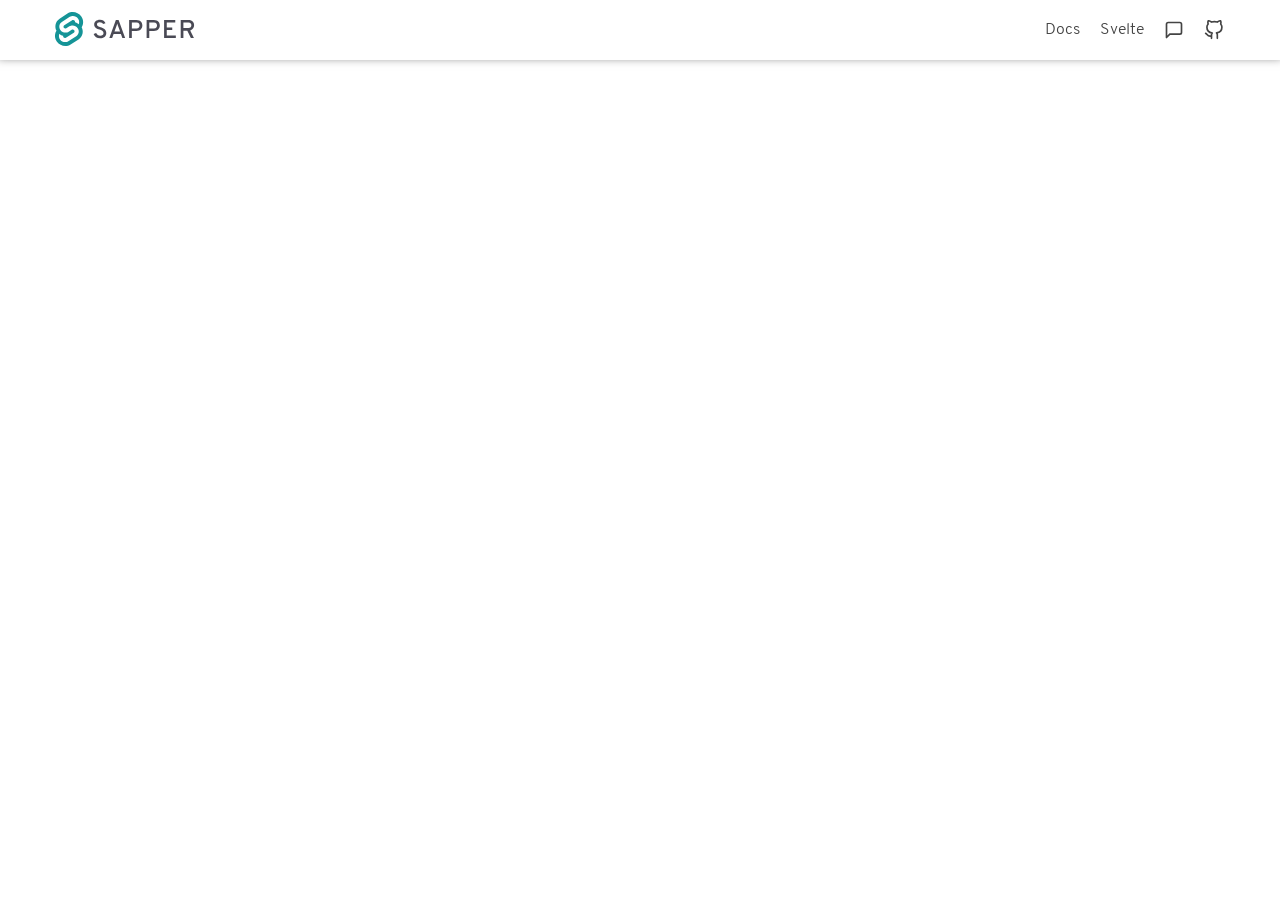
<file: service-worker-index.html>
<!doctype html> <html class="theme-default typo-default" lang=en> <head> <meta charset=utf-8> <meta content="width=device-width,initial-scale=1" name=viewport> <meta content=#159794 name=theme-color> <base href=/ > <link href=prism.css rel=stylesheet> <link href=manifest.json rel=manifest> <link href=favicon.png rel=icon type=image/png> <meta content=summary_large_image name=twitter:card> <meta content=@sveltejs name=twitter:site> <meta content=@sveltejs name=twitter:creator> <meta content=https://sapper.svelte.dev/images/twitter-card.png name=twitter:image> <link href=client/main.958286610.css rel=stylesheet><link href=client/index.651eddda.css rel=stylesheet> <style>.hljs,.hljs-subst{color:#333}.hljs-comment{color:#999}.hljs-tag{color:#170}.hljs-keyword{color:#708}.hljs-attr{color:#333}.hljs-number{color:#164}.hljs-deletion,.hljs-quote,.hljs-selector-class,.hljs-selector-id,.hljs-string,.hljs-template-tag,.hljs-type{color:#105e10}.hljs-section,.hljs-title{color:#105e10}.hljs-literal{color:#170}.hljs-meta{color:#555}.hljs-meta-string{color:#555}</style> <noscript id=sapper-head-start></noscript><noscript id=sapper-head-end></noscript> </head> <body> <div id=sapper> <div style=display:none> <svg> <symbol class=icon id=arrow-left viewBox="0 0 24 24"> <line x1=19 x2=5 y1=12 y2=12></line> <polyline points="12 19 5 12 12 5"></polyline> </symbol> <symbol class=icon id=arrow-right viewBox="0 0 24 24"> <line x1=5 x2=19 y1=12 y2=12></line> <polyline points="12 5 19 12 12 19"></polyline> </symbol> <symbol class=icon id=arrow-up viewBox="0 0 24 24"> <line x1=12 x2=12 y1=19 y2=5></line> <polyline points="5 12 12 5 19 12"></polyline> </symbol> <symbol class=icon id=arrow-down viewBox="0 0 24 24"> <line x1=12 x2=12 y1=5 y2=19></line> <polyline points="19 12 12 19 5 12"></polyline> </symbol> <symbol class=icon id=check viewBox="0 0 24 24"> <polyline points="20 6 9 17 4 12"></polyline> </symbol> <symbol class=icon id=close viewBox="0 0 24 24"> <line x1=18 x2=6 y1=6 y2=18></line> <line x1=6 x2=18 y1=6 y2=18></line> </symbol> <symbol class=icon id=download viewBox="0 0 24 24"> <path d="M21 15V19A2 2 0 0 1 19 21H5A2 2 0 0 1 3 19V15"></path> <polyline points="7 10 12 15 17 10"></polyline> <line x1=12 x2=12 y1=15 y2=3></line> </symbol> <symbol class=icon id=edit viewBox="0 0 24 24"> <path d="M20 14.66V20a2 2 0 0 1-2 2H4a2 2 0 0 1-2-2V6a2 2 0 0 1 2-2h5.34"></path> <polygon points="18 2 22 6 12 16 8 16 8 12 18 2"></polygon> </symbol> <symbol class=icon id=github viewBox="0 0 24 24"> <path d="M9 19c-5 1.5-5-2.5-7-3m14 6v-3.87a3.37 3.37 0 0 0-.94-2.61c3.14-.35 6.44-1.54 6.44-7A5.44 5.44 0 0 0 20 4.77 5.07 5.07 0 0 0 19.91 1S18.73.65 16 2.48a13.38 13.38 0 0 0-7 0C6.27.65 5.09 1 5.09 1A5.07 5.07 0 0 0 5 4.77a5.44 5.44 0 0 0-1.5 3.78c0 5.42 3.3 6.61 6.44 7A3.37 3.37 0 0 0 9 18.13V22"></path> </symbol> <symbol class=icon id=git-branch viewBox="0 0 24 24"> <line x1=6 x2=6 y1=3 y2=15></line> <circle cx=18 cy=6 r=3></circle> <circle cx=6 cy=18 r=3></circle> <path d="M18 9a9 9 0 0 1-9 9"></path> </symbol> <symbol class=icon id=log-in viewBox="0 0 24 24"> <path d="M15 3H19A2 2 0 0 1 21 5V19A2 2 0 0 1 19 21H15"></path> <polyline points="10 17 15 12 10 7"></polyline> <line x1=15 x2=3 y1=12 y2=12></line> </symbol> <symbol class=icon id=maximize viewBox="0 0 24 24"> <path d="M8 3H5a2 2 0 0 0-2 2v3m18 0V5a2 2 0 0 0-2-2h-3m0 18h3a2 2 0 0 0 2-2v-3M3 16v3a2 2 0 0 0 2 2h3"></path> </symbol> <symbol class=icon id=maximize-2 viewBox="0 0 24 24"> <polyline points="15 3 21 3 21 9"></polyline> <polyline points="9 21 3 21 3 15"></polyline> <line x1=21 x2=14 y1=3 y2=10></line> <line x1=3 x2=10 y1=21 y2=14></line> </symbol> <symbol class=icon id=menu viewBox="0 0 24 24"> <line x1=3 x2=21 y1=12 y2=12></line> <line x1=3 x2=21 y1=6 y2=6></line> <line x1=3 x2=21 y1=18 y2=18></line> </symbol> <symbol class=icon id=message-square viewBox="0 0 24 24"> <path d="M21 15a2 2 0 0 1-2 2H7l-4 4V5a2 2 0 0 1 2-2h14a2 2 0 0 1 2 2z"></path> </symbol> <symbol class=icon id=minus viewBox="0 0 24 24"> <line x1=5 x2=19 y1=12 y2=12></line> </symbol> <symbol class=icon id=plus viewBox="0 0 24 24"> <line x1=12 x2=12 y1=5 y2=19></line> <line x1=5 x2=19 y1=12 y2=12></line> </symbol> <symbol class=icon id=save viewBox="0 0 24 24"> <path d="M19 21H5a2 2 0 0 1-2-2V5a2 2 0 0 1 2-2h11l5 5v11a2 2 0 0 1-2 2z"></path> <polyline points="17 21 17 13 7 13 7 21"></polyline> <polyline points="7 3 7 8 15 8"></polyline> </symbol> <symbol class=icon id=link viewBox="0 0 24 24"> <path d="M9,7L6,7A2 2 0 0 0 6,17L9,17"></path> <path d="M15,7L18,7A2 2 0 0 1 18,17L15,17"></path> <path d=M7,12L17,12></path> </symbol> <symbol class=icon id=chevron viewBox="0 0 24 24"> <path d="M2,7 L12,17 L20,7"></path> </symbol> </svg> </div> <header class="svelte-1txnqye visible"> <nav class=svelte-1txnqye> <a href=. rel=prefetch class="svelte-1txnqye home" style=background-image:url(sapper-logo-horizontal.svg) title=Homepage>Home</a> <ul class="svelte-1txnqye primary"> <li class="svelte-1txnqye hide-if-desktop"><a href=. rel=prefetch class=svelte-1txnqye>Home</a></li> <li><a href=docs rel=prefetch>Docs</a></li> <li><a href=https://svelte.dev>Svelte</a></li> <li><a href=https://svelte.dev/chat> <svg class="icon svelte-5yec89" height=20 width=20> <use xlink:href=#message-square></use> </svg> </a></li> <li><a href=https://github.com/sveltejs/sapper> <svg class="icon svelte-5yec89" height=20 width=20> <use xlink:href=#github></use> </svg> </a></li> </ul> </nav> </header> <main class=svelte-d6kcga> </main></div> <script>__SAPPER__={baseUrl:"",preloaded:[void 0]};if('serviceWorker' in navigator)navigator.serviceWorker.register('/service-worker.js');(function(){try{eval("async function x(){}");var main="/client/client.7215de57.js"}catch(e){main="/client/legacy/client.e9c38972.js"};var s=document.createElement("script");try{new Function("if(0)import('')")();s.src=main;s.type="module";s.crossOrigin="use-credentials";}catch(e){s.src="/client/shimport@1.0.1.js";s.setAttribute("data-main",main);}document.head.appendChild(s);}());</script>
</file>
